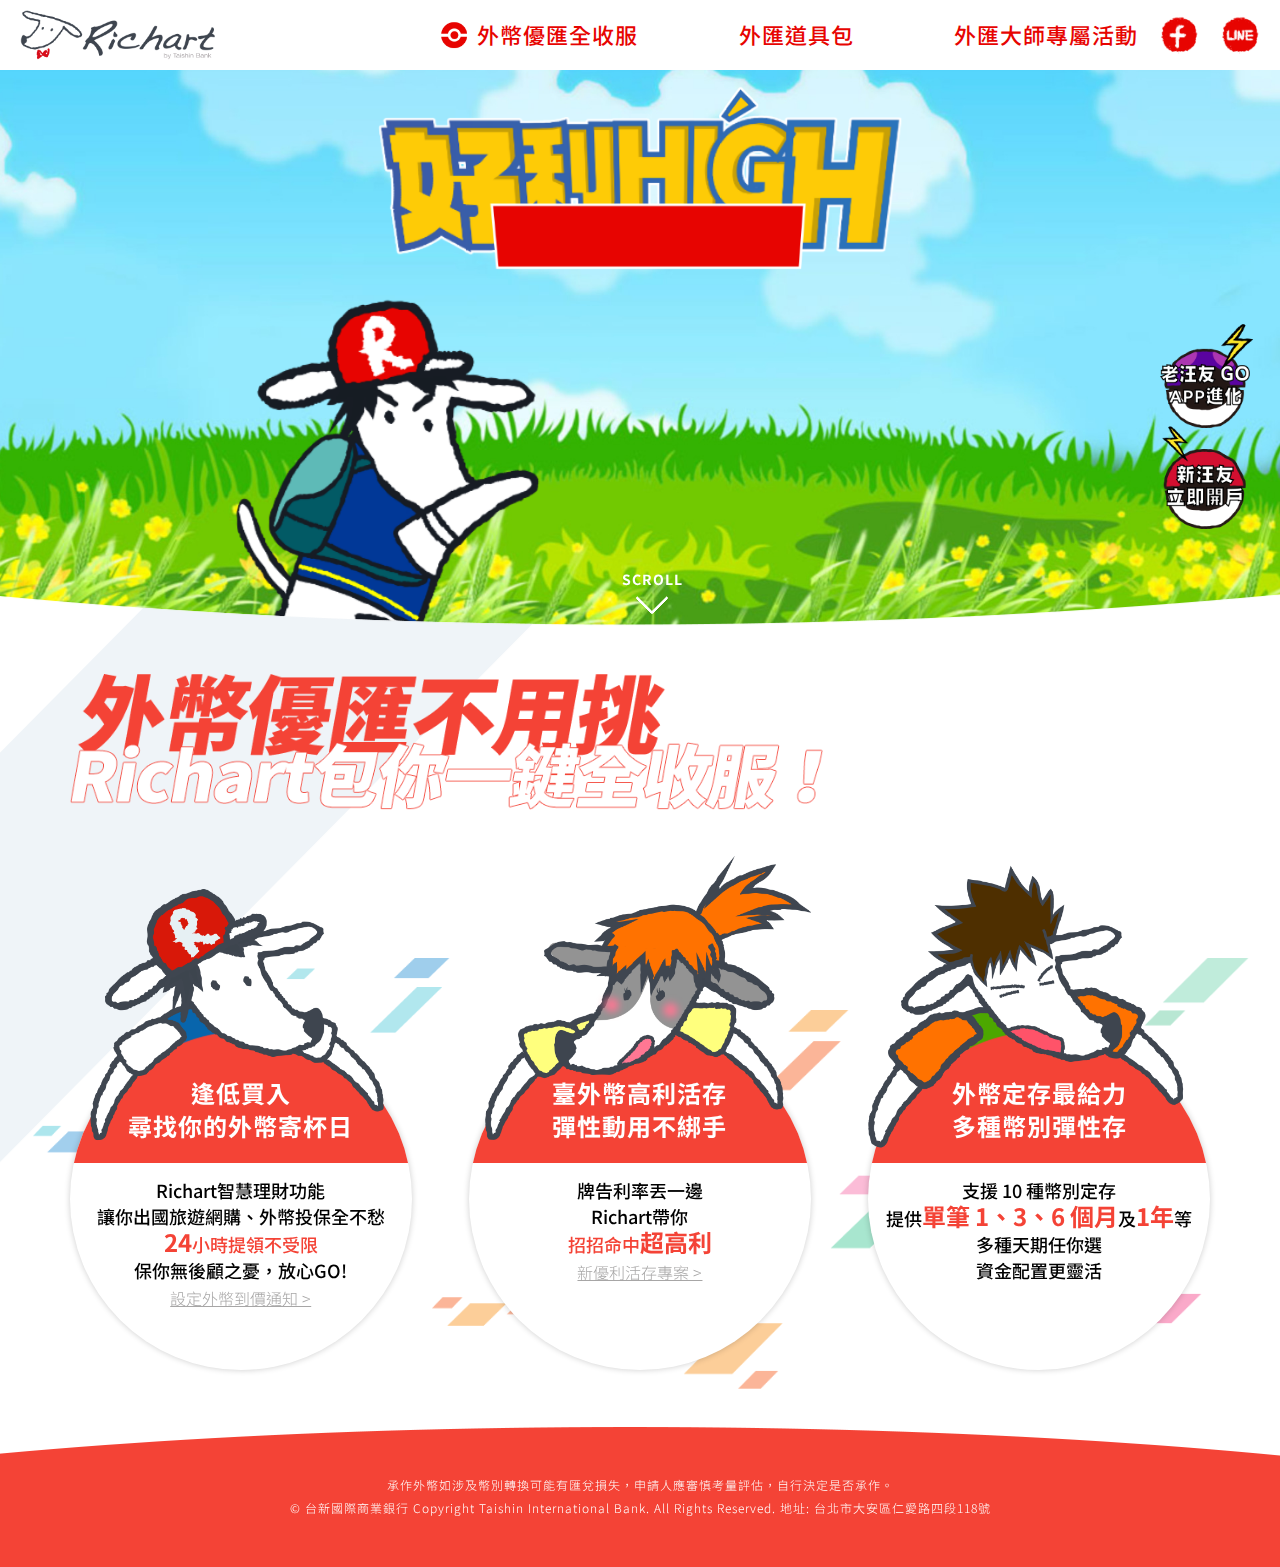
<file: index.html>
<!DOCTYPE html>
<html lang="zh-tw">
<head>
	<!--[if lt IE 9]>
		<script type="text/javascript" src="js/vendor/html5.js"></script>
		<script type="text/javascript" src="js/vendor/respond.src.js"></script>
	<![endif]-->
	<!-- html5.js 讓IE8以下支援HTML5標籤，respond.src.js讓IE8以下支援mediaquery -->

	<meta charset="utf-8" />
	<meta name="robots" content="index,follow"/>
	<meta http-equiv="content-language" content="zh-TW" />
	<meta http-equiv="X-UA-Compatible" content="IE=edge" />

	<meta name="viewport" content="width=device-width, initial-scale=1.0, user-scalable=1, minimum-scale=1.0, maximum-scale=1.0"> 

	<meta property="og:site_name" content="Richart 好利HIGH 外匯解鎖不卡關"/>
	<meta property="og:url" content="https://richart.tw/TSDIB_RichartWeb/static/event/marketing/202104n/fx/fx2021.html"/>
	<meta property="og:type" content="website"/>
	<meta property="og:title" content="Richart 好利HIGH 外匯解鎖不卡關"/>
	<meta property="og:description" content="Richart APP在手 匯率投資全CARRY外幣優匯不用挑Richart包你一鍵全收服，Richart智慧理財功能，24小時提領不受限，讓你出國旅遊網購、外幣投保不愁！支援10種幣別定存提供單筆、1、3、6個月及1年等多種天期任你選，資金配置更靈活！"/>
	<meta property="og:image" content="https://richart.tw/TSDIB_RichartWeb/static/event/marketing/202104/images/share.jpg"/>

	<link rel="icon" type="image/png" href="images/favicon.ico" />

	<title>Richart 好利HIGH 外匯解鎖不卡關</title>
	<link rel="stylesheet" type="text/css" href="css/index.css"/>

	<!-- Google Tag Manager -->
	<script>(function(w,d,s,l,i){w[l]=w[l]||[];w[l].push({'gtm.start':
		new Date().getTime(),event:'gtm.js'});var f=d.getElementsByTagName(s)[0],
		j=d.createElement(s),dl=l!='dataLayer'?'&l='+l:'';j.async=true;j.src=
		'https://www.googletagmanager.com/gtm.js?id='+i+dl;f.parentNode.insertBefore(j,f);
		})(window,document,'script','dataLayer','GTM-MP2LR7T');
	</script>
	<!-- End Google Tag Manager -->
</head>

<body>
	<!-- Google Tag Manager (noscript) -->
	<noscript><iframe src="https://www.googletagmanager.com/ns.html?id=GTM-MP2LR7T"
	height="0" width="0" style="display:none;visibility:hidden"></iframe></noscript>
	<!-- End Google Tag Manager (noscript) -->	

	<!-- header -->
	<header class="container"></header>
	<!-- header -->

	<!-- kv -->
	<div class="kv-container"></div>
	<!-- kv -->

	<section id="anchor" class="container page-index">
		<div class="wrapper-container">
			<div class="bg"></div>
				<div class="content-1">
					<div class="title"><img src="images/index/title.png"></div>

					<div class="list">
						<div class="item item-1" data-id="0">
							<div class="man"><img src="images/index/man_1.png"></div>
							<div class="box-1"><img src="images/index/bg_1_1.png"></div>
							<div class="box-2"><img src="images/index/bg_1_2.png"></div>
							<div class="item-container">
								<div class="item-center">
									<div class="top">
										<h3>逢低買入<br>尋找你的外幣寄杯日</h3>
									</div>
									<div class="des">
										<p>
											Richart智慧理財功能<br>
											讓你出國旅遊網購、外幣投保全不愁<br>
											<span class="red"><span class="big">24</span>小時提領不受限</span><br>
											保你無後顧之憂，放心GO!
										</p>
										<a href="javascript:setUTM_URL('https://access.line.me/oauth2/v2.1/authorize?response_type=code&client_id=1515344613&&state=ok&bot_prompt=aggressive&scope=openid%20profile&redirect_uri=https://richart.tw/TSDIB_RichartWeb/RC08/Line11&second_source=richart&second_medium=eventsite&second_campaign=richart_fx_202104&second_content=url_linenotice1');" onclick="trackEvent('click_to_notice', 'page_index');">設定外幣到價通知 ></a>
									</div>
								</div>
							</div>
							
						</div>
						<div class="item item-2" data-id="1">
							<div class="man"><img src="images/index/man_2.png"></div>
							<div class="box-1"><img src="images/index/bg_2_1.png"></div>
							<div class="box-2"><img src="images/index/bg_2_2.png"></div>
							<div class="item-container">
								<div class="item-center">
									<div class="top">
										<h3>臺外幣高利活存<br>彈性動用不綁手</h3>
									</div>
									<div class="des">
										<p>
											牌告利率丟一邊<br>
											Richart帶你<br>
											<span class="red">招招命中<span class="big">超高利</span></span>
										</p>
										<a href="activity.html#anchor" onclick="trackEvent('click_to_CNY', 'page_index');">新優利活存專案 ></a>
									</div>
								</div>
							</div>
							
						</div>
						<div class="item item-3" data-id="2">
							<div class="man"><img src="images/index/man_3.png"></div>
							<div class="box-1"><img src="images/index/bg_3_1.png"></div>
							<div class="box-2"><img src="images/index/bg_3_2.png"></div>
							<div class="item-container">
								<div class="item-center">
									<div class="top">
										<h3>外幣定存最給力<br>多種幣別彈性存</h3>
									</div>
									<div class="des">
										<p>
											支援 10 種幣別定存<br>
											提供<span class="red big">單筆 1、3、6 個月</span><br class="hidden-lg">及<span class="red big">1年</span>等<br>
											多種天期任你選<br>
											資金配置更靈活
										</p>
									</div>									
								</div>
							</div>
							
						</div>
					</div>

					<a class="prev" href="#"><img src="images/index/icon_prev.png"></a>
					<a class="next" href="#"><img src="images/index/icon_next.png"></a>
				</div>
			</div>
		</div>
	</section>

	<!-- anchor -->
	<div class="anchor-container">
		<div class="center-con">
			<a class="anchor" href="#">
				<span>SCROLL</span>
				<div class="arrow"></div>
			</a>
		</div>
	</div>
	<!-- anchor -->

	<!-- cta -->
	<div class="cta-container">
		<a class="cta-old-member" href="javascript:setUTM_URL('https://richart.tw/TSDIB_RichartWeb/RC04/RC040302?openpage=ForeignCurrency&second_source=richart&second_medium=eventsite&second_campaign=richart_fx_202104&second_content=button_oldrf');" onclick="trackEvent('link_to_old', 'menubar');">
			<img class="visible-xs" src="images/global/cta_old_member_xs.png">
			<img class="hidden-xs" src="images/global/cta_old_member_md.png">
			<div class="hidden-xs icon">	<img src="images/global/cta_icon_old_md.png"></div>
		</a>
		<a class="cta-new-member" href="javascript:setUTM_URL('https://richart.tw/TSDIB_RichartWeb/Redirect/DownloadAppLink?second_source=richart&second_medium=eventsite&second_campaign=richart_fx_202104&second_content=button_newrf');" onclick="trackEvent('link_to_new', 'menubar');">
			<img class="visible-xs" src="images/global/cta_new_member_xs.png">
			<img class="hidden-xs" src="images/global/cta_new_member_md.png">
			<div class="hidden-xs icon">	<img src="images/global/cta_icon_new_md.png"></div>
		</a>
		<div class="visible-xs bar"></div>
		<div class="visible-xs pointer"><img src="images/global/cta_icon_xs.png"></div>
	</div>
	<!-- cta -->

	<!-- footer -->
	<footer class="container">
		<div class="bg">
			<p class="copyright">
				承作外幣如涉及幣別轉換可能有匯兌損失，<br class="visible-xs">申請人應審慎考量評估，自行決定是否承作。<br>
				© 台新國際商業銀行 Copyright Taishin International Bank. All Rights Reserved. <br class="visible-xs">地址: 台北市大安區仁愛路四段118號
			</p>
		</div>	
	</footer>
	<!-- footer -->

	
	<!--script-->
	<script type="text/javascript" src="js/vendor/jquery.min.js"></script>
	<script type="text/javascript" src="js/vendor/bootstrap.min.js"></script>
	<script type="text/javascript" src="js/vendor/modernizr.js"></script>
	<script type="text/javascript" src="js/vendor/detectizr.js"></script>
	<script type="text/javascript" src="js/vendor/jquery.html5Loader.min.js"></script>
	<script type="text/javascript" src="js/vendor/TweenMax.min.js"></script>

	<script type="text/javascript" src="js/tracking.js"></script>
	<script type="text/javascript" src="js/main.js"></script>
	<script type="text/javascript" src="js/index.js"></script>

	<!-- Global site tag (gtag.js) - Google Analytics -->
	<script async src="https://www.googletagmanager.com/gtag/js?id=UA-72250086-67"></script>
	<script>
		window.dataLayer = window.dataLayer || [];
		function gtag(){dataLayer.push(arguments);}
		gtag('js', new Date());

		gtag('config', 'UA-72250086-67');
	</script>

	<script>
		$.urlParam = function(name){
				var results = new RegExp('[\?&]' + name + '=([^&#]*)').exec(window.location.href);
				if (results == null){
					return null;
				}
				else {
					return decodeURI(results[1]) || 0;
				}
		}
		// check 2 main utm parameter existed
		if ($.urlParam('utm_source') && $.urlParam('utm_medium')){
		// storage utm parameter in seesion Storage
				sessionStorage.setItem("utm_source", $.urlParam('utm_source'));
				sessionStorage.setItem("utm_medium", $.urlParam('utm_medium'));
				sessionStorage.setItem("utm_campaign", $.urlParam('utm_campaign')||'');
				sessionStorage.setItem("utm_content", $.urlParam('utm_content')||'');
				sessionStorage.setItem("utm_term", $.urlParam('utm_term')||'');
		};
	</script>
</body>
</html>
</file>
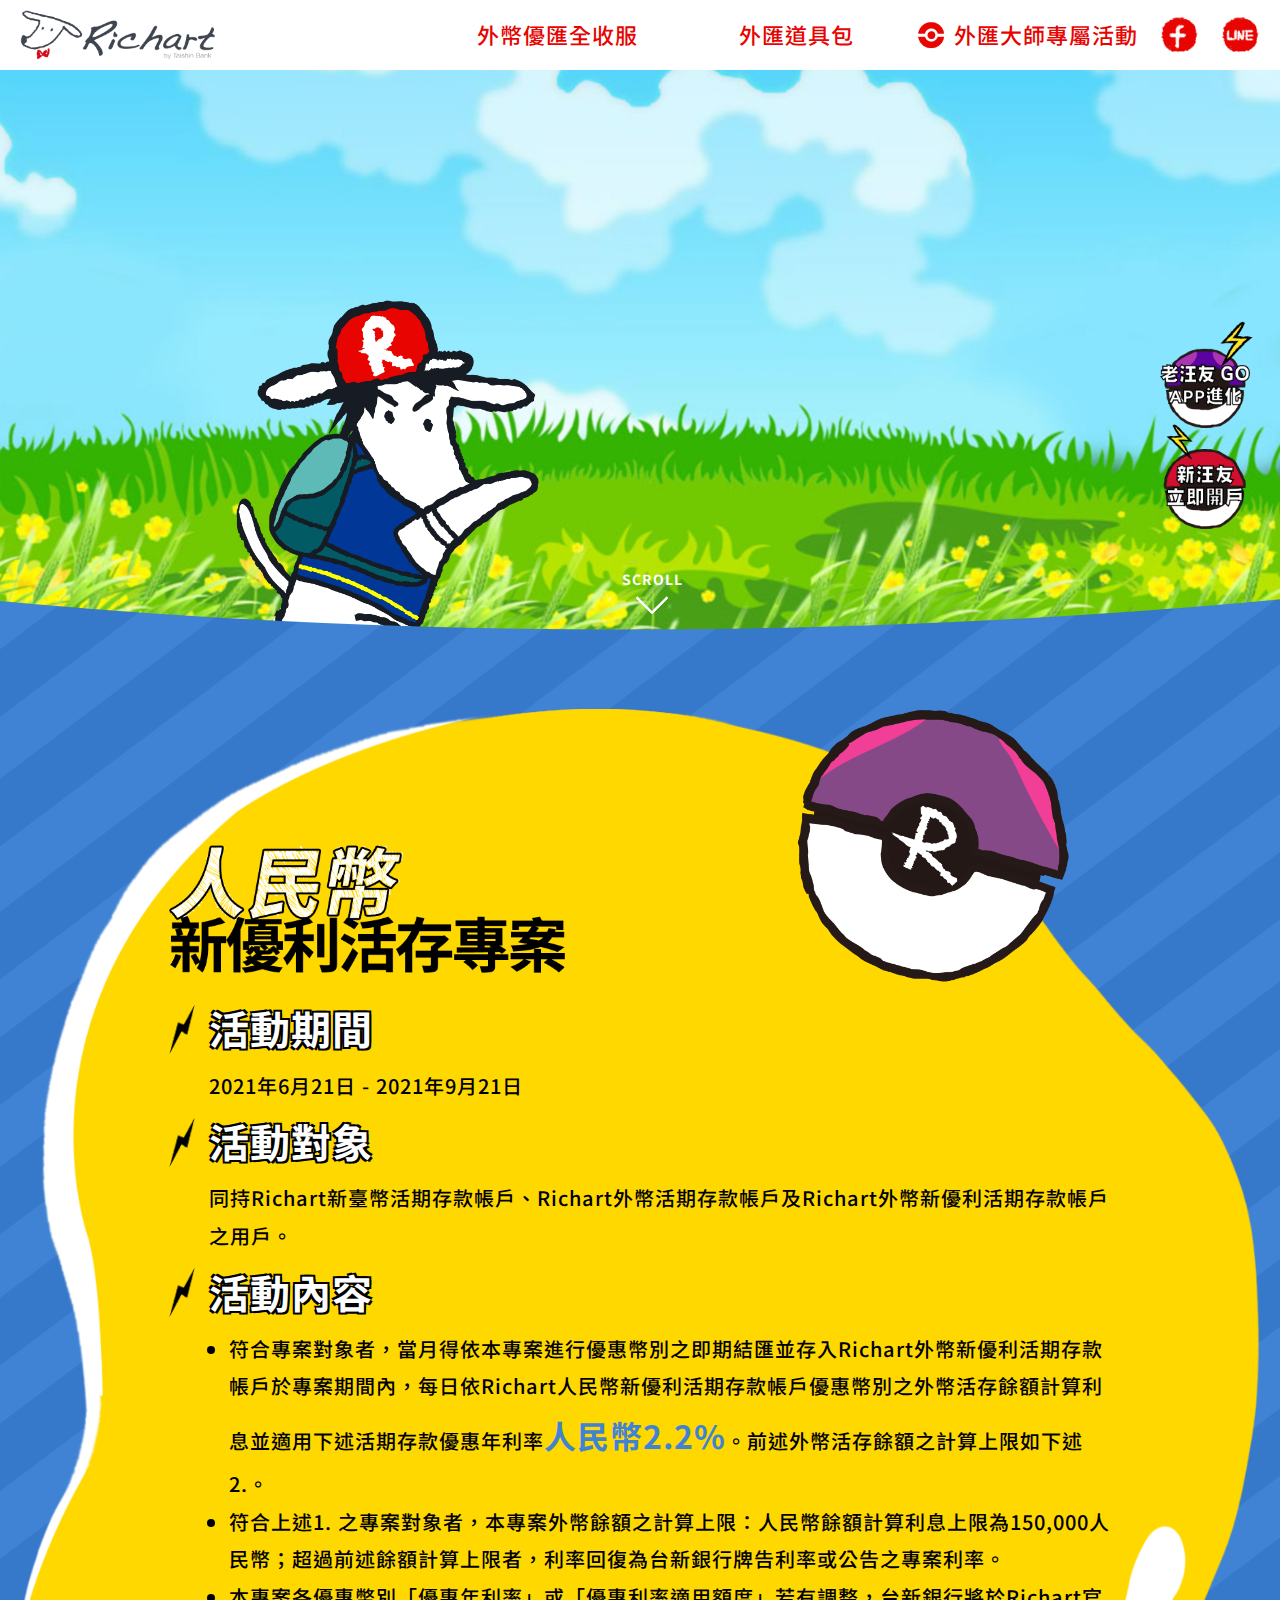
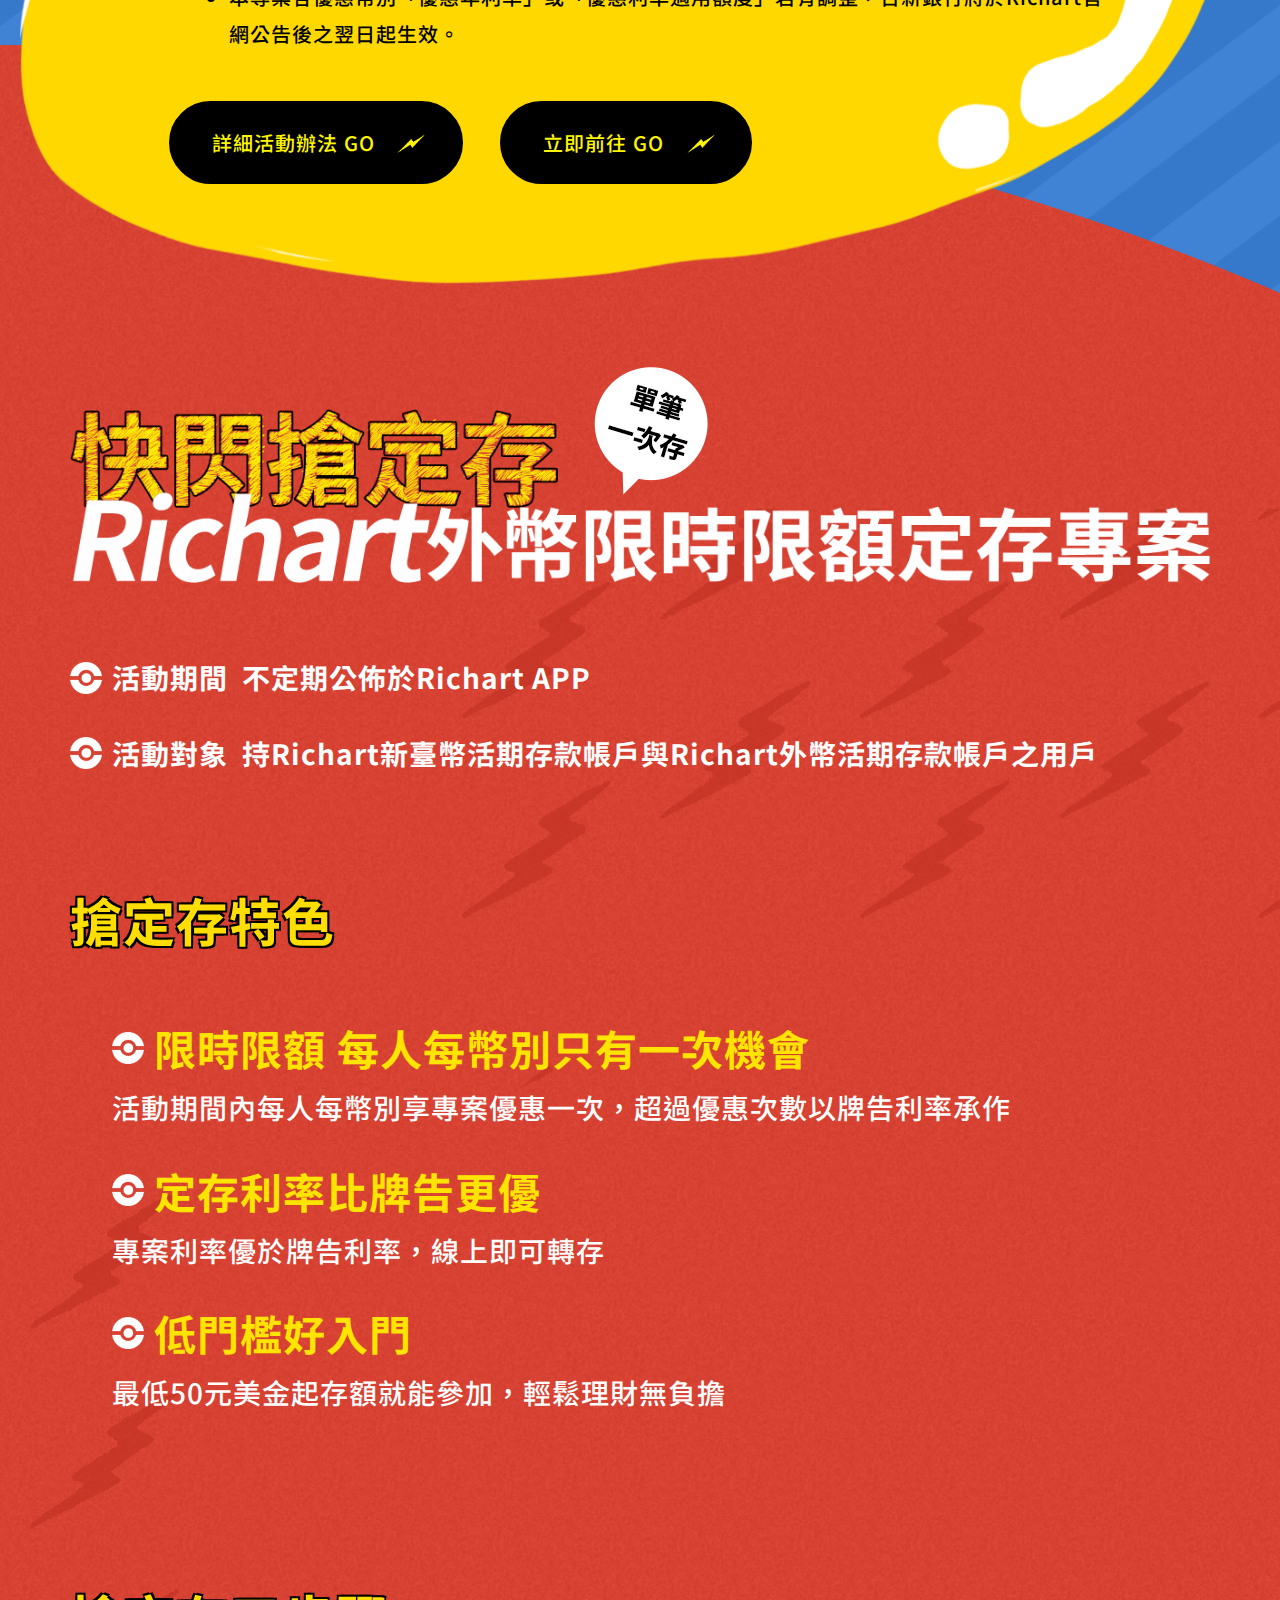
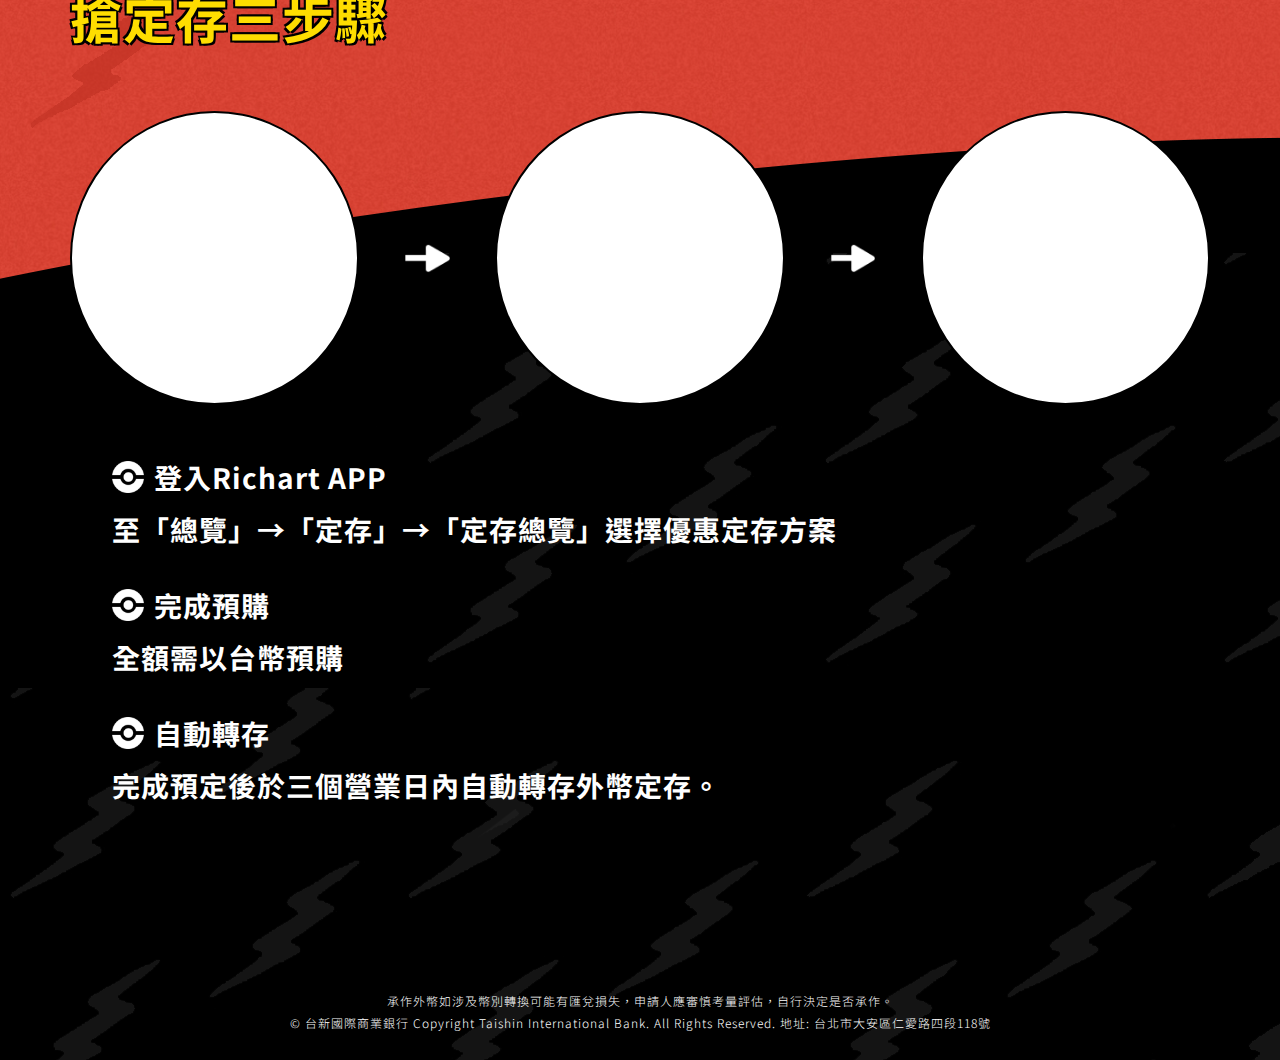
<file: activity.html>
<!DOCTYPE html>
<html lang="zh-tw">
<head>
	<!--[if lt IE 9]>
		<script type="text/javascript" src="js/vendor/html5.js"></script>
		<script type="text/javascript" src="js/vendor/respond.src.js"></script>
	<![endif]-->
	<!-- html5.js 讓IE8以下支援HTML5標籤，respond.src.js讓IE8以下支援mediaquery -->

	<meta charset="utf-8" />
	<meta name="robots" content="index,follow"/>
	<meta http-equiv="content-language" content="zh-TW" />
	<meta http-equiv="X-UA-Compatible" content="IE=edge" />

	<meta name="viewport" content="width=device-width, initial-scale=1.0, user-scalable=1, minimum-scale=1.0, maximum-scale=1.0"> 

	<meta property="og:site_name" content="Richart 好利HIGH 外匯解鎖不卡關"/>
	<meta property="og:url" content="https://richart.tw/TSDIB_RichartWeb/static/event/marketing/202104n/fx/fx2021.html"/>
	<meta property="og:type" content="website"/>
	<meta property="og:title" content="Richart 好利HIGH 外匯解鎖不卡關"/>
	<meta property="og:description" content="Richart APP在手 匯率投資全CARRY外幣優匯不用挑Richart包你一鍵全收服，Richart智慧理財功能，24小時提領不受限，讓你出國旅遊網購、外幣投保不愁！支援10種幣別定存提供單筆、1、3、6個月及1年等多種天期任你選，資金配置更靈活！"/>
	<meta property="og:image" content="https://richart.tw/TSDIB_RichartWeb/static/event/marketing/202104/images/share.jpg"/>

	<link rel="icon" type="image/png" href="images/favicon.ico" />

	<title>Richart 好利HIGH 外匯解鎖不卡關</title>
	<link rel="stylesheet" type="text/css" href="css/activity.css"/>

	<!-- Google Tag Manager -->
	<script>(function(w,d,s,l,i){w[l]=w[l]||[];w[l].push({'gtm.start':
		new Date().getTime(),event:'gtm.js'});var f=d.getElementsByTagName(s)[0],
		j=d.createElement(s),dl=l!='dataLayer'?'&l='+l:'';j.async=true;j.src=
		'https://www.googletagmanager.com/gtm.js?id='+i+dl;f.parentNode.insertBefore(j,f);
		})(window,document,'script','dataLayer','GTM-MP2LR7T');
	</script>
	<!-- End Google Tag Manager -->
</head>

<body>
	<!-- Google Tag Manager (noscript) -->
	<noscript><iframe src="https://www.googletagmanager.com/ns.html?id=GTM-MP2LR7T"
	height="0" width="0" style="display:none;visibility:hidden"></iframe></noscript>
	<!-- End Google Tag Manager (noscript) -->	

	<!-- header -->
	<header class="container"></header>
	<!-- header -->

	<!-- kv -->
	<div class="kv-container"></div>
	<!-- kv -->

	<section id="anchor" class="container page-activity">
		<div class="wrapper-container">
			<div class="bg-1"></div>

			<div class="content-1">
			
				<div class="bubble">
					<div class="title"><img src="images/activity/title_0_md.png"></div>
					<p class="s-title">活動期間</p>
					<p class="s-des">2021年6月21日 - 2021年9月21日</p>
					<p class="s-title">活動對象</p>
					<p class="s-des">同持Richart新臺幣活期存款帳戶、Richart外幣活期存款帳戶及Richart外幣新優利活期存款帳戶之用戶。</p>
					<p class="s-title">活動內容</p>
					<ul class="s-des">
						<li>符合專案對象者，當月得依本專案進行優惠幣別之即期結匯並存入Richart外幣新優利活期存款帳戶於專案期間內，每日依Richart人民幣新優利活期存款帳戶優惠幣別之外幣活存餘額計算利息並適用下述活期存款優惠年利率<b>人民幣2.2%</b>。前述外幣活存餘額之計算上限如下述2.。</li>
						<li>符合上述1. 之專案對象者，本專案外幣餘額之計算上限：人民幣餘額計算利息上限為150,000人民幣；超過前述餘額計算上限者，利率回復為台新銀行牌告利率或公告之專案利率。</li>
						<li>本專案各優惠幣別「優惠年利率」或「優惠利率適用額度」若有調整，台新銀行將於Richart官網公告後之翌日起生效。</li>
					</ul>
					<div class="link-con">
						<a class="normal-link rule-link" href="#" target="_blank" onclick="trackEvent('click_to_rule', 'page_event');">
							<span>詳細活動辦法 GO</span>
							<div class="lightning"></div>
						</a>
						<a class="normal-link" href="javascript:setUTM_URL('https://richart.tw/TSDIB_RichartWeb/RC04/RC040302?openpage=ForeignCurrency&second_source=richart&second_medium=eventsite&second_campaign=richart_fx_202104&second_content=url_cnyproject');" onclick="trackEvent('click_to_CNY', 'page_event');">
							<span>立即前往 GO</span>
							<div class="lightning"></div>
						</a>
					</div>
				</div>

				<div class="big-ball">
					<div class="ball"><img src="images/activity/big_ball.png"></div>
					<div class="smoke smoke-1"><img src="images/activity/smoke_1.png"></div>
					<div class="smoke smoke-2"><img src="images/activity/smoke_2.png"></div>
					<div class="smoke smoke-3"><img src="images/activity/smoke_3.png"></div>
					<div class="smoke smoke-4"><img src="images/activity/smoke_4.png"></div>
					<div class="smoke smoke-5"><img src="images/activity/smoke_5.png"></div>
				</div>
			</div>

			<div class="content-2">
				<div class="bg-2"></div>
				<div class="big-title">
					<img class="visible-xs" src="images/activity/title_1_xs.png">
					<img class="hidden-xs" src="images/activity/title_1_md.png">
					<div class="icon"><img src="images/activity/icon_more.png"></div>
				</div>

				<div class="big-list">
					<div class="item">
						<p class="s-title">活動期間</p>
						<p class="s-des">不定期公佈於Richart APP</p>
					</div>
					<div class="item">
						<p class="s-title">活動對象</p>
						<p class="s-des">持Richart新臺幣活期存款帳戶與Richart外幣活期存款帳戶之用戶</p>
					</div>
				</div>

				<div class="title">搶定存特色</div>
				<div class="list">
					<div class="item">
						<p class="s-title">限時限額 每人每幣別只有一次機會</p>
						<p class="s-des">活動期間內每人每幣別享專案優惠一次，超過優惠次數以牌告利率承作</p>
					</div>
					<div class="item">
						<p class="s-title">定存利率比牌告更優</p>
						<p class="s-des">專案利率優於牌告利率，線上即可轉存</p>
					</div>
					<div class="item">
						<p class="s-title">低門檻好入門</p>
						<p class="s-des">最低50元美金起存額就能參加，輕鬆理財無負擔</p>
					</div>
				</div>
			</div>

			<div class="content-3">
				<div class="bg-3"></div>
				<div class="title">搶定存三步驟</div>

				<div class="step">
					<div class="item item-1">
						<div class="item-container">
							<div class="item-center">
								<div class="num">01</div>
								<div class="icon"><img src="images/activity/icon_1.png"></div>
								<p>登入</p>
								<p class="underline"><span>Richart APP</span></p>
							</div>
						</div>
					</div>
					<div class="arrow"><img src="images/activity/arrow.png"></div>
					<div class="item item-2">
						<div class="item-container">
							<div class="item-center">
								<div class="num">02</div>
								<div class="icon"><img src="images/activity/icon_2.png"></div>
								<p>&nbsp;</p>
								<p class="underline"><span>完成預購</span></p>
							</div>
						</div>
					</div>
					<div class="arrow"><img src="images/activity/arrow.png"></div>
					<div class="item item-3">
						<div class="item-container">
							<div class="item-center">
								<div class="num">03</div>
								<div class="icon"><img src="images/activity/icon_3.png"></div>
								<p>&nbsp;</p>
								<p class="underline"><span>自動轉存</span></p>
							</div>
						</div>
					</div>
				</div>

				<div class="list">
					<div class="item">
						<p class="s-title">登入Richart APP  </p>
						<p class="s-des">至「總覽」→「定存」→「定存總覽」選擇優惠定存方案</p>
					</div>
					<div class="item">
						<p class="s-title">完成預購</p>
						<p class="s-des">全額需以台幣預購</p>
					</div>
					<div class="item">
						<p class="s-title">自動轉存</p>
						<p class="s-des">完成預定後於三個營業日內自動轉存外幣定存。</p>
					</div>
				</div>
			</div>
		</div>
	</section>

	<!-- anchor -->
	<div class="anchor-container">
		<div class="center-con">
			<a class="anchor" href="#">
				<span>SCROLL</span>
				<div class="arrow"></div>
			</a>
		</div>
	</div>
	<!-- anchor -->

	<!-- cta -->
	<div class="cta-container">
		<a class="cta-old-member" href="javascript:setUTM_URL('https://richart.tw/TSDIB_RichartWeb/RC04/RC040302?openpage=ForeignCurrency&second_source=richart&second_medium=eventsite&second_campaign=richart_fx_202104&second_content=button_oldrf');" onclick="trackEvent('link_to_old', 'menubar');">
			<img class="visible-xs" src="images/global/cta_old_member_xs.png">
			<img class="hidden-xs" src="images/global/cta_old_member_md.png">
			<div class="hidden-xs icon">	<img src="images/global/cta_icon_old_md.png"></div>
		</a>
		<a class="cta-new-member" href="javascript:setUTM_URL('https://richart.tw/TSDIB_RichartWeb/Redirect/DownloadAppLink?second_source=richart&second_medium=eventsite&second_campaign=richart_fx_202104&second_content=button_newrf');" onclick="trackEvent('link_to_new', 'menubar');">
			<img class="visible-xs" src="images/global/cta_new_member_xs.png">
			<img class="hidden-xs" src="images/global/cta_new_member_md.png">
			<div class="hidden-xs icon">	<img src="images/global/cta_icon_new_md.png"></div>
		</a>
		<div class="visible-xs bar"></div>
		<div class="visible-xs pointer"><img src="images/global/cta_icon_xs.png"></div>
	</div>
	<!-- cta -->

	<!-- footer -->
	<footer class="container">
		<div class="bg">
			<p class="copyright">
				承作外幣如涉及幣別轉換可能有匯兌損失，<br class="visible-xs">申請人應審慎考量評估，自行決定是否承作。<br>
				© 台新國際商業銀行 Copyright Taishin International Bank. All Rights Reserved. <br class="visible-xs">地址: 台北市大安區仁愛路四段118號
			</p>
		</div>	
	</footer>
	<!-- footer -->

	<!-- lightbox -->
	<div class="lb-container">
		<div class="wrapper">
			
			<div class="mask">
				<h3 class="lb-title">Richart人民幣<br><span>新優利活存專案</span></h3>
				<div class="lb-content">
					<p>專案名稱：Richart人民幣新優利活存專案（下稱「本專案」）</p>
					<p>適用期間：臺灣時間2021年6月21日 00:00 至2021年9月21日 23:59</p>
					<p>適用對象：同持Richart新臺幣活期存款帳戶、Richart外幣活期存款帳戶及Richart外幣新優利活期存款帳戶之用戶。</p>
					<p>優惠幣別：人民幣</p>
					<p>資金限制：專案期間內，透過Richart APP以Richart新臺幣活期存款帳戶及Richart外幣活期存款帳戶進行優惠幣別之即期結匯(僅限於Richart APP完成之新臺幣轉外幣交易)並存入Richart外幣新優利活期存款帳戶之優惠幣別資金。</p>
					<p>付息方式：每日依日終餘額計息，次月第一個營業日付息，利息自動轉入Richart外幣活期存款帳戶，如付息日遇假日，將於前一營業日付息，該假日利息將依照前一營業日利率計息。</p>
					<p>專案內容：</p>
					<div class="ol-li">
						<p class="num"><span>1.</span></p>
						<p>符合專案對象者，當月得依本專案進行優惠幣別之即期結匯並存入Richart外幣新優利活期存款帳戶，於專案期間內，每日依Richart人民幣新優利活期存款帳戶優惠幣別之外幣活存餘額計算利息，並適用下述活期存款優惠年利率人民幣2.2%。前述外幣活存餘額之計算上限如下述2.。</p>
					</div>
					<div class="ol-li">
						<p class="num"><span>2.</span></p>
						<p>符合上述1. 之專案對象者，本專案外幣餘額之計算上限：人民幣餘額計算利息上限為150,000人民幣；超過前述餘額計算上限者，利率回復為台新銀行牌告利率或公告之專案利率。</p>
					</div>
					<div class="ol-li">
						<p class="num"><span>3.</span></p>
						<p>本專案各優惠幣別「優惠年利率」或「優惠利率適用額度」若有調整，台新銀行將於Richart官網公告後之翌日起生效。</p>
					</div>

					<p>專案注意事項：</p>
					<div class="ol-li">
						<p class="num"><span>1.</span></p>
						<p>本專案所稱之Richart「外幣新優利活期存款帳戶」，指持有Richart數位銀行外幣活期存款帳戶之用戶並成功開立Richart數位銀行外幣新優利活期存款帳戶。本專案所稱之Richart「新臺幣活期存款帳戶」包含Richart數位銀行新臺幣活期存款帳戶及同享Richart數位銀行新臺幣活期存款帳戶優惠之新臺幣活期存款帳戶；本專案所稱之Richart「外幣活期存款帳戶」包含Richart數位銀行外幣活期存款帳戶及同享Richart數位銀行外幣活期存款帳戶優惠之外幣活期存款帳戶。</p>
					</div>
					<div class="ol-li">
						<p class="num"><span>2.</span></p>
						<p>本專案資金來源限定於專案期間內由Richart新臺幣活期存款帳戶及Richart外幣活期存款帳戶進行優惠幣別即期結匯(僅限於Richart APP完成之新臺幣轉人民幣交易)並存入Richart外幣新優利活期存款帳戶之資金可參加，無起息門檻、上限金額依專案內容而定。</p>
					</div>
					<div class="ol-li">
						<p class="num"><span>3.</span></p>
						<p>本專案為外幣活期存款專案，於專案期間內可隨時提領Richart外幣新優利活期存款帳戶之活存餘額。</p>
					</div>
					<div class="ol-li">
						<p class="num"><span>4.</span></p>
						<p>如有轉定存、ATM提領及基金、保險等投資商品扣款需求，須將「外幣新優利活期存款帳戶」之餘額轉存至Richart「外幣活期存款帳戶」方可辦理。</p>
					</div>
					<div class="ol-li">
						<p class="num"><span>5.</span></p>
						<p>本專案期間期滿後將自動調整為台新銀行外幣綜合活期儲蓄存款帳戶牌告利率或其他公告之專案利率。專案期間截止日如遇假日，該假日利息將依照本專案當期專案利率計算，當期應付利息將提前於前一營業日轉入。</p>
					</div>
					<div class="ol-li">
						<p class="num"><span>6.</span></p>
						<p>若客戶於本專案活動期間辦理Richart新臺幣活期存款帳戶或Richart外幣活期存款帳戶之結清銷戶，本專案優惠亦將因此終止。</p>
					</div> 
					<div class="ol-li">
						<p class="num"><span>7.</span></p>
						<p>除本專案申請書另有約定外，其餘未規範事項均依「Richart數位銀行綜合存款帳戶開戶暨存款業務總約定書」(含其變更或修訂)、「台新國際商業銀行存款業務總約定書」(含其變更或修訂)及本行相關規定辦理。</p>
					</div> 
					<div class="ol-li">
						<p class="num"><span>8.</span></p>
						<p>承作外幣存款須承擔匯兌風險且如涉及幣別轉換可能有匯兌損失，申請人應審慎考量評估，自行決定是否承作。</p>
					</div> 
					<div class="ol-li">
						<p class="num"><span>9.</span></p>
						<p>Richart服務由台新銀行提供，台新銀行保留核准、變更及終止本專案活動之權利，亦保留接受客戶參加本專案之權利。若客戶有任何不符合參加資格、違反法律或法令限制之情形，台新銀行將不予受理。</p>
					</div> 
					<div class="ol-li">
						<p class="num"><span>10.</span></p>
						<p>本專案如有變更或終止時，將於Richart官網公告。</p>
					</div> 
				</div>
			</div>
			<a class="lb-close" href="#">
				<img class="visible-xs" src="images/global/icon_close_2.png">
				<img class="hidden-xs" src="images/global/icon_close_1.png">
			</a>
		</div>
	</div>
	<!-- lightbox -->
	
	<!--script-->
	<script type="text/javascript" src="js/vendor/jquery.min.js"></script>
	<script type="text/javascript" src="js/vendor/bootstrap.min.js"></script>
	<script type="text/javascript" src="js/vendor/modernizr.js"></script>
	<script type="text/javascript" src="js/vendor/detectizr.js"></script>
	<script type="text/javascript" src="js/vendor/jquery.html5Loader.min.js"></script>
	<script type="text/javascript" src="js/vendor/TweenMax.min.js"></script>

	<script type="text/javascript" src="js/tracking.js"></script>
	<script type="text/javascript" src="js/main.js"></script>
	<script type="text/javascript" src="js/activity.js"></script>

	<!-- Global site tag (gtag.js) - Google Analytics -->
	<script async src="https://www.googletagmanager.com/gtag/js?id=UA-72250086-67"></script>
	<script>
		window.dataLayer = window.dataLayer || [];
		function gtag(){dataLayer.push(arguments);}
		gtag('js', new Date());

		gtag('config', 'UA-72250086-67');
	</script>

	<script>
		$.urlParam = function(name){
				var results = new RegExp('[\?&]' + name + '=([^&#]*)').exec(window.location.href);
				if (results == null){
					return null;
				}
				else {
					return decodeURI(results[1]) || 0;
				}
		}
		// check 2 main utm parameter existed
		if ($.urlParam('utm_source') && $.urlParam('utm_medium')){
		// storage utm parameter in seesion Storage
				sessionStorage.setItem("utm_source", $.urlParam('utm_source'));
				sessionStorage.setItem("utm_medium", $.urlParam('utm_medium'));
				sessionStorage.setItem("utm_campaign", $.urlParam('utm_campaign')||'');
				sessionStorage.setItem("utm_content", $.urlParam('utm_content')||'');
				sessionStorage.setItem("utm_term", $.urlParam('utm_term')||'');
		};
	</script>
</body>
</html>
</file>
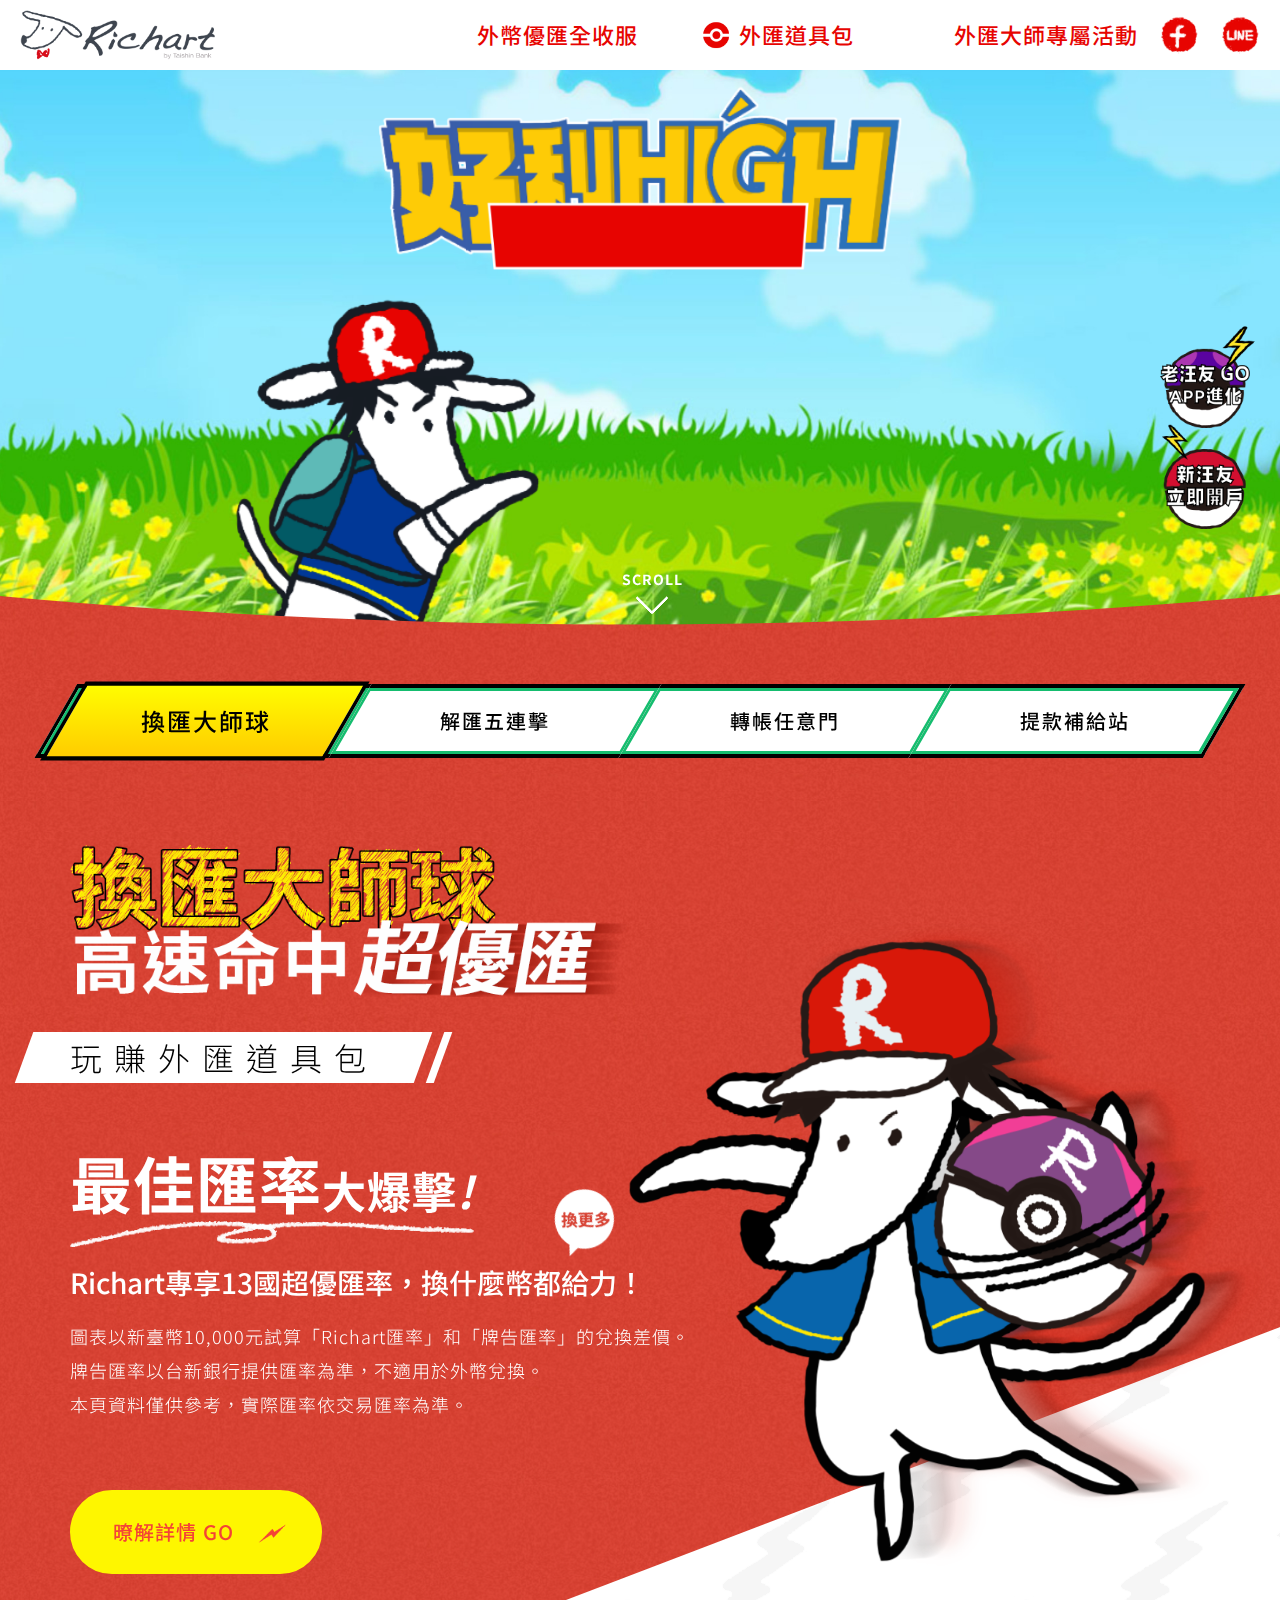
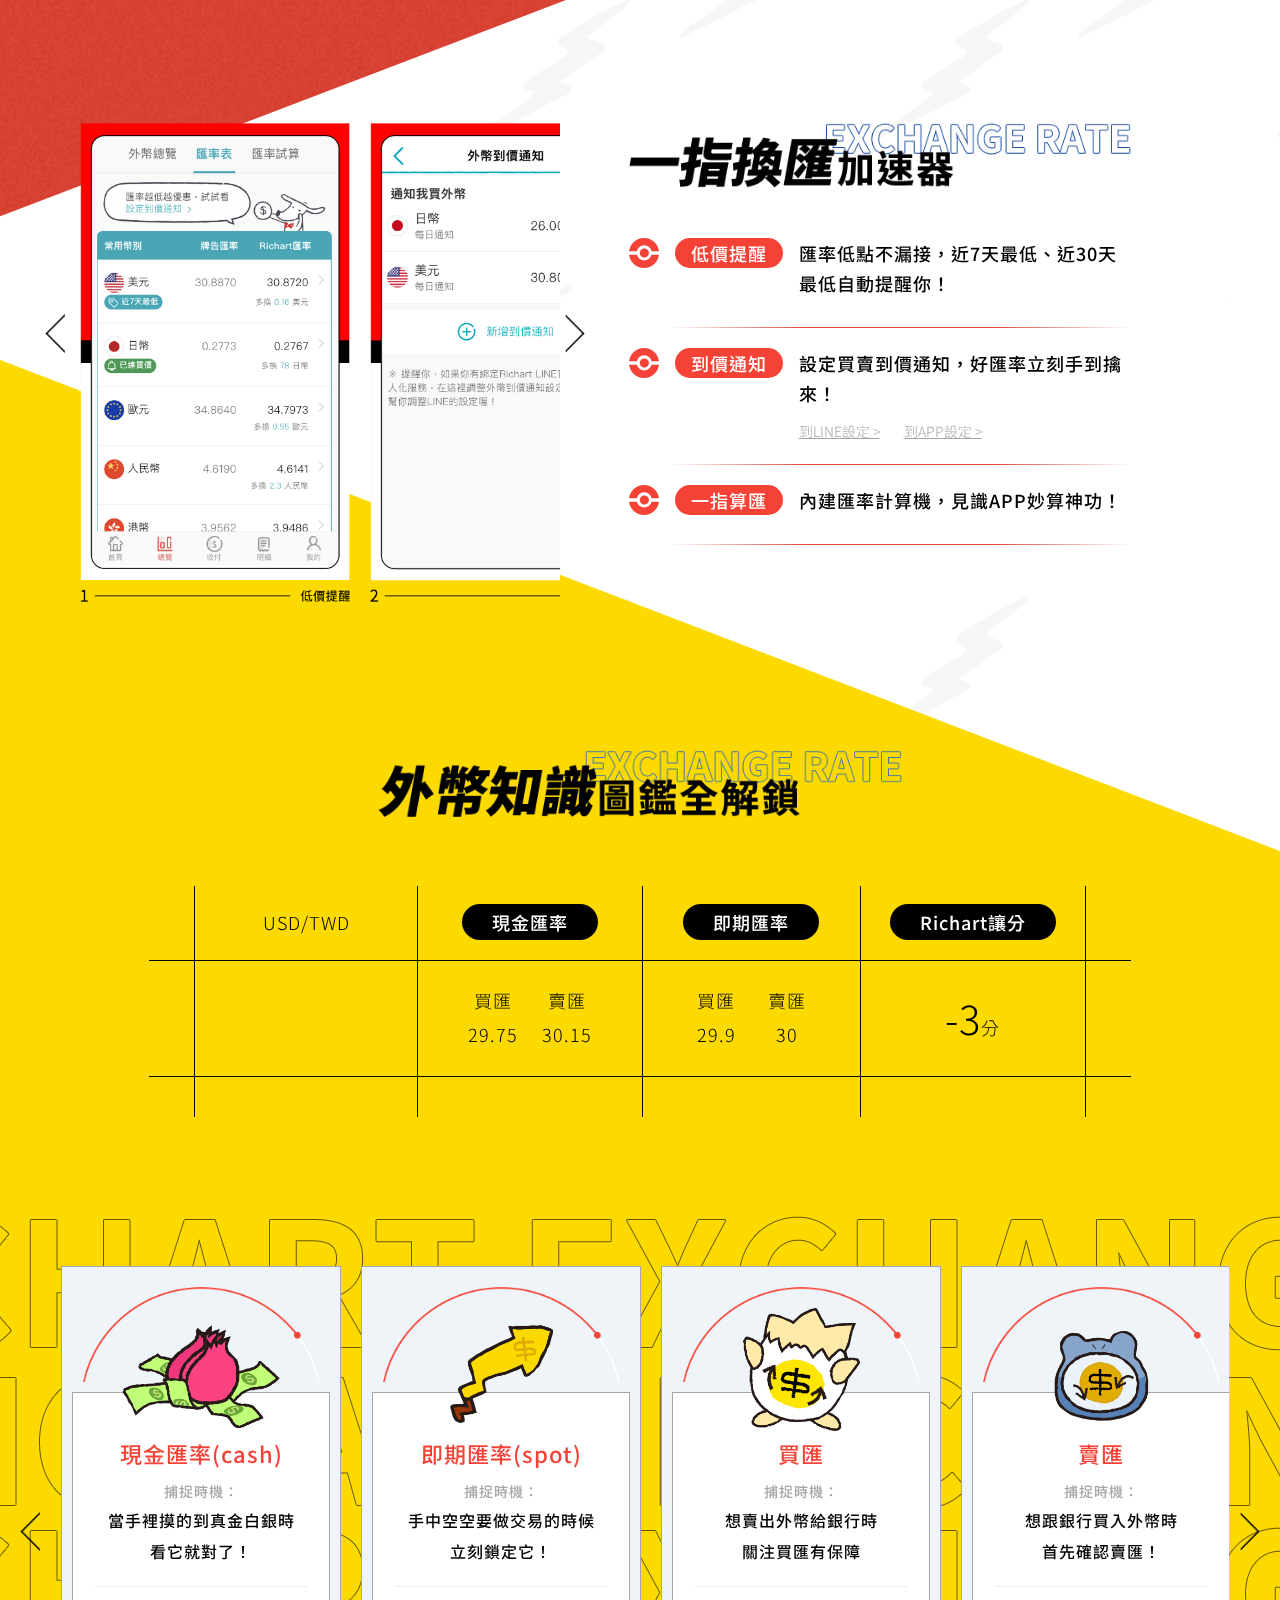
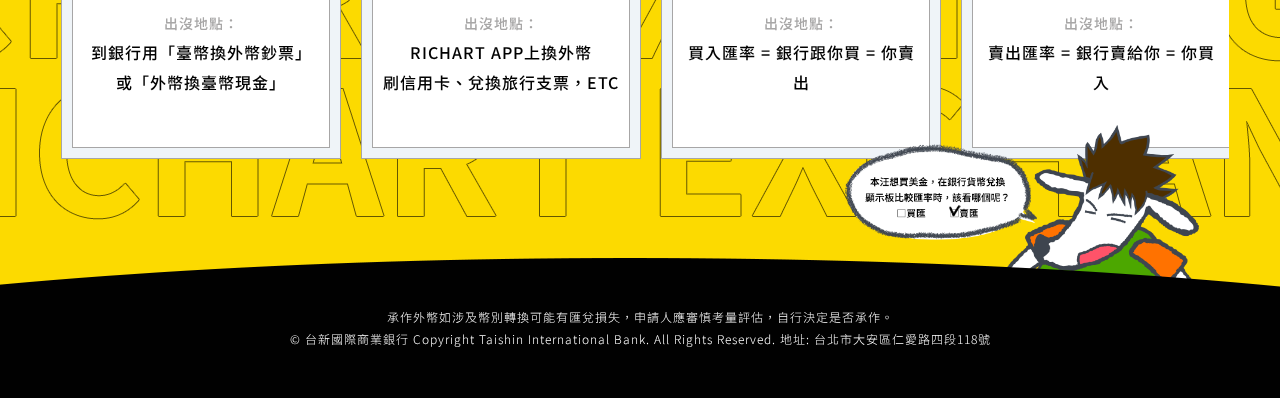
<file: features1.html>
<!DOCTYPE html>
<html lang="zh-tw">
<head>
	<!--[if lt IE 9]>
		<script type="text/javascript" src="js/vendor/html5.js"></script>
		<script type="text/javascript" src="js/vendor/respond.src.js"></script>
	<![endif]-->
	<!-- html5.js 讓IE8以下支援HTML5標籤，respond.src.js讓IE8以下支援mediaquery -->

	<meta charset="utf-8" />
	<meta name="robots" content="index,follow"/>
	<meta http-equiv="content-language" content="zh-TW" />
	<meta http-equiv="X-UA-Compatible" content="IE=edge" />

	<meta name="viewport" content="width=device-width, initial-scale=1.0, user-scalable=1, minimum-scale=1.0, maximum-scale=1.0"> 

	<meta property="og:site_name" content="Richart 好利HIGH 外匯解鎖不卡關"/>
	<meta property="og:url" content="https://richart.tw/TSDIB_RichartWeb/static/event/marketing/202104n/fx/fx2021.html"/>
	<meta property="og:type" content="website"/>
	<meta property="og:title" content="Richart 好利HIGH 外匯解鎖不卡關"/>
	<meta property="og:description" content="Richart APP在手 匯率投資全CARRY外幣優匯不用挑Richart包你一鍵全收服，Richart智慧理財功能，24小時提領不受限，讓你出國旅遊網購、外幣投保不愁！支援10種幣別定存提供單筆、1、3、6個月及1年等多種天期任你選，資金配置更靈活！"/>
	<meta property="og:image" content="https://richart.tw/TSDIB_RichartWeb/static/event/marketing/202104/images/share.jpg"/>

	<link rel="icon" type="image/png" href="images/favicon.ico" />

	<title>Richart 好利HIGH 外匯解鎖不卡關</title>
	<link rel="stylesheet" type="text/css" href="css/features1.css"/>

	<!-- Google Tag Manager -->
	<script>(function(w,d,s,l,i){w[l]=w[l]||[];w[l].push({'gtm.start':
		new Date().getTime(),event:'gtm.js'});var f=d.getElementsByTagName(s)[0],
		j=d.createElement(s),dl=l!='dataLayer'?'&l='+l:'';j.async=true;j.src=
		'https://www.googletagmanager.com/gtm.js?id='+i+dl;f.parentNode.insertBefore(j,f);
		})(window,document,'script','dataLayer','GTM-MP2LR7T');
	</script>
	<!-- End Google Tag Manager -->
</head>
<body>
	<!-- Google Tag Manager (noscript) -->
	<noscript><iframe src="https://www.googletagmanager.com/ns.html?id=GTM-MP2LR7T"
	height="0" width="0" style="display:none;visibility:hidden"></iframe></noscript>
	<!-- End Google Tag Manager (noscript) -->	

	<!-- header -->
	<header class="container"></header>
	<!-- header -->

	<!-- kv -->
	<div class="kv-container"></div>
	<!-- kv -->

	<section id="anchor" class="container page-features-1">
		<div class="wrapper-container">
			<div class="bg-1"></div>
			<!-- tab -->
			<div class="tab">
				<a class="active" href="features1.html" onclick="trackEvent('click_to_masterball', 'page_function');">
					<div><span>換匯大師球</span></div>
				</a>
				<a href="features2.html" onclick="trackEvent('click_to_five', 'page_function');">
					<div><span>解匯五連擊</span></div>
				</a>
				<a href="features3.html" onclick="trackEvent('click_to_transfer', 'page_function');">
					<div><span>轉帳任意門</span></div>
				</a>
				<a href="features4.html" onclick="trackEvent('click_to_supply', 'page_function');">
					<div><span>提款補給站</span></div>
				</a>
			</div>
			<!-- tab -->

			<div class="content-1">
				<div class="title"><img src="images/features1/title_1.png"></div>
				<div class="sub-title"><span>玩賺外匯道具包</span></div>
				<div class="des">
					<h2>最佳匯率<span>大爆擊<i>!</i></span></h2>
					<br>
					<h3>Richart專享13國超優匯率，換什麼幣都給力！<span class="icon"><img src="images/features1/icon_more.png"></span></h3>
					<p>
						圖表以新臺幣10,000元試算<br class="visible-xs">「Richart匯率」和「牌告匯率」的兌換差價。<br>
						牌告匯率以台新銀行提供匯率為準，不適用於外幣兌換。<br>
						本頁資料僅供參考，實際匯率依交易匯率為準。
					</p>
				</div>
				<a class="normal-link" href="#" onclick="trackEvent('click_to_masterballLightbox', 'page_function');">
					<span>暸解詳情 GO</span>
					<div class="lightning"></div>
				</a>
				<div class="richart"><img src="images/features1/richart.png"></div>
			</div>

			<div class="content-2">
				<div class="bg-2"></div>
				<div class="step-img">
					<div class="list">
						<div class="item"><img src="images/features1/step_1.png"></div>
						<div class="item"><img src="images/features1/step_2.png"></div>
						<div class="item"><img src="images/features1/step_3.png"></div>
					</div>
					<a class="prev" href="#" onclick="trackEvent('click_to_left', 'page_function');"><img src="images/features1/icon_prev.png"></a>
					<a class="next" href="#" onclick="trackEvent('click_to_right', 'page_function');"><img src="images/features1/icon_next.png"></a>
				</div>
				<div class="step-text">
					<div class="title"><img src="images/features1/title_2.png"></div>
					<div class="list">
						<div class="item">
							<div class="icon"></div>
							<div class="text">
								<p class="point">低價提醒</p>
								<p class="des">匯率低點不漏接，近7天最低、近30天最低自動提醒你！</p>
							</div>
						</div>
						<div class="item">
							<div class="icon"></div>
							<div class="text">
								<p class="point">到價通知</p>
								<div>
									<p class="des">設定買賣到價通知，好匯率立刻手到擒來！</p>
									<a href="javascript:setUTM_URL('https://access.line.me/oauth2/v2.1/authorize?response_type=code&client_id=1515344613&&state=ok&bot_prompt=aggressive&scope=openid%20profile&redirect_uri=https://richart.tw/TSDIB_RichartWeb/RC08/Line11&second_source=richart&second_medium=eventsite&second_campaign=richart_fx_202104&second_content=url_linenotice2');" onclick="trackEvent('link_to_line', 'page_function');">到LINE設定 ></a>
									<a href="javascript:setUTM_URL('https://richart.tw/TSDIB_RichartWeb/RC04/RC040302?openpage=ForeignCurrency&second_source=richart&second_medium=eventsite&second_campaign=richart_fx_202104&second_content=url_appnotice');" onclick="trackEvent('link_to_app', 'page_function');">到APP設定 ></a>
								</div>
							</div>
						</div>
						<div class="item">
							<div class="icon"></div>
							<div class="text">
								<p class="point">一指算匯</p>
								<p class="des">內建匯率計算機，見識APP妙算神功！</p>
							</div>
						</div>
					</div>
				</div>
			</div>

			<div class="content-3">
				<div class="bg-3"></div>
				<div class="title"><img src="images/features1/title_3.png"></div>
				<div class="rate">
					<table class="visible-xs">
						<tr>
							<td class="left-none top-none"><span class="small">USD/TWD</span></td>
							<td class="top-none"><span class="title">現金匯率</span></td>
							<td class="right-none top-none">&nbsp;</td>
						</tr>
						<tr class="underline">
							<td class="left-none">&nbsp;</td>
							<td>
								<div class="number">
									<div><p>買匯</p><p>29.75</p></div>
									<div><p>賣匯</p><p>30.15</p></div>
								</div>
							</td>
							<td class="right-none">&nbsp;</td>
						</tr>
						<tr>
							<td class="left-none"><span class="small">USD/TWD</span></td>
							<td><span class="title">即期匯率</span></td>
							<td class="right-none">&nbsp;</td>
						</tr>
						<tr class="underline">
							<td class="left-none">&nbsp;</td>
							<td>
								<div class="number">
									<div><p>買匯</p><p>29.9</p></div>
									<div><p>賣匯</p><p>30</p></div>
								</div>
							</td>
							<td class="right-none">&nbsp;</td>
						</tr>
						<tr>
							<td class="left-none"><span class="small">USD/TWD</span></td>
							<td><span class="title">Richart讓分</span></td>
							<td class="right-none">&nbsp;</td>
						</tr>
						<tr>
							<td class="left-none bottom-none">&nbsp;</td>
							<td class="bottom-none"><span class="big">-3</span>分</td>
							<td class="right-none bottom-none">&nbsp;</td>
						</tr>
					</table>
					<table class="hidden-xs">
						<tr>
							<td class="left-none top-none">&nbsp;</td>
							<td class="width-25 top-none">USD/TWD</td>
							<td class="width-25 top-none"><span class="title">現金匯率</span></td>
							<td class="width-25 top-none"><span class="title">即期匯率</span></td>
							<td class="width-25 top-none"><span class="title">Richart讓分</span></td>
							<td class="right-none top-none">&nbsp;</td>
						</tr>
						<tr>
							<td class="left-none">&nbsp;</td>
							<td>&nbsp;</td>
							<td>
								<div class="number">
									<div><p>買匯</p><p>29.75</p></div>
									<div><p>賣匯</p><p>30.15</p></div>
								</div>
							</td>
							<td>
								<div class="number">
									<div><p>買匯</p><p>29.9</p></div>
									<div><p>賣匯</p><p>30</p></div>
								</div>
							</td>
							<td><span class="big">-3</span>分</td>
							<td class="right-none">&nbsp;</td>
						</tr>
						<tr>
							<td class="left-none bottom-none"></td>
							<td class="bottom-none"></td>
							<td class="bottom-none"></td>
							<td class="bottom-none"></td>
							<td class="bottom-none"></td>
							<td class="right-none bottom-none"></td>
						</tr>
					</table>
				</div>
			</div>
		</div>

		<div class="content-4">
			<div class="bg-text">
				<div class="text-img text-img-1">
					<div class="text text-1"><img src="images/features1/bg_text.png"></div>
					<div class="text text-2"><img src="images/features1/bg_text.png"></div>
				</div>
				<div class="text-img text-img-2">
					<div class="text text-1"><img src="images/features1/bg_text.png"></div>
					<div class="text text-2"><img src="images/features1/bg_text.png"></div>
				</div>
				<div class="text-img text-img-3">
					<div class="text text-1"><img src="images/features1/bg_text.png"></div>
					<div class="text text-2"><img src="images/features1/bg_text.png"></div>
				</div>
				<div class="text-img text-img-4">
					<div class="text text-1"><img src="images/features1/bg_text.png"></div>
					<div class="text text-2"><img src="images/features1/bg_text.png"></div>
				</div>
			</div>
			<div class="list">
				<div class="item">
					<div class="item-container">
						<div class="pic">
							<img src="images/features1/line.png">
							<div class="tool"><img src="images/features1/tool_1.png"></div>
						</div>
						<div class="content">
							<h4 class="title">現金匯率(cash)</h4>
							<p>
								<span>捕捉時機：</span><br>
								當手裡摸的到真金白銀時<br>看它就對了！
							</p>
							<hr>
							<p>
								<span>出沒地點：</span><br>
								到銀行用「臺幣換外幣鈔票」<br> 或「外幣換臺幣現金」
							</p>
						</div>
					</div>
				</div>
				<div class="item">
					<div class="item-container">
						<div class="pic">
							<img src="images/features1/line.png">
							<div class="tool"><img src="images/features1/tool_2.png"></div>
						</div>
						<div class="content">
							<h4 class="title">即期匯率(spot)</h4>
							<p>
								<span>捕捉時機：</span><br>
								手中空空要做交易的時候<br>立刻鎖定它！
							</p>
							<hr>
							<p>
								<span>出沒地點：</span><br>
								RICHART APP上換外幣<br>刷信用卡、兌換旅行支票，ETC
							</p>
						</div>
					</div>
				</div>
				<div class="item">
					<div class="item-container">
						<div class="pic">
							<img src="images/features1/line.png">
							<div class="tool"><img src="images/features1/tool_3.png"></div>
						</div>
						<div class="content">
							<h4 class="title">買匯</h4>
							<p>
								<span>捕捉時機：</span><br>
								想賣出外幣給銀行時<br>關注買匯有保障
							</p>
							<hr>
							<p>
								<span>出沒地點：</span><br>
								買入匯率 = 銀行跟你買 = 你賣出
							</p>
						</div>
					</div>
				</div>
				<div class="item">
					<div class="item-container">
						<div class="pic">
							<img src="images/features1/line.png">
							<div class="tool"><img src="images/features1/tool_4.png"></div>
						</div>
						<div class="content">
							<h4 class="title">賣匯</h4>
							<p>
								<span>捕捉時機：</span><br>
								想跟銀行買入外幣時<br>首先確認賣匯！
							</p>
							<hr>
							<p>
								<span>出沒地點：</span><br>
								賣出匯率 = 銀行賣給你 = 你買入
							</p>
						</div>
					</div>
				</div>
				<div class="item">
					<div class="item-container">
						<div class="pic">
							<img src="images/features1/line.png">
							<div class="tool"><img src="images/features1/tool_5.png"></div>
						</div>
						<div class="content">
							<h4 class="title">換匯讓分</h4>
							<p>
								<span>捕捉時機：</span><br>
								買賣外幣前<br>確認銀行讓分讓你加碼賺！
							</p>
							<hr>
							<p>
								<span>出沒地點：</span><br>
								1元=100分，1分=0.01元，換匯讓3分，就是銀行把0.03元回饋給你
							</p>
						</div>
					</div>
				</div>
			</div>
			<a class="prev" href="#"><img src="images/features1/icon_prev.png"></a>
			<a class="next" href="#"><img src="images/features1/icon_next.png"></a>
		</div>
	</section>

	<!-- anchor -->
	<div class="anchor-container">
		<div class="center-con">
			<a class="anchor" href="#">
				<span>SCROLL</span>
				<div class="arrow"></div>
			</a>
		</div>
	</div>
	<!-- anchor -->

	<!-- cta -->
	<div class="cta-container">
		<a class="cta-old-member" href="javascript:setUTM_URL('https://richart.tw/TSDIB_RichartWeb/RC04/RC040302?openpage=ForeignCurrency&second_source=richart&second_medium=eventsite&second_campaign=richart_fx_202104&second_content=button_oldrf');" onclick="trackEvent('link_to_old', 'menubar');">
			<img class="visible-xs" src="images/global/cta_old_member_xs.png">
			<img class="hidden-xs" src="images/global/cta_old_member_md.png">
			<div class="hidden-xs icon">	<img src="images/global/cta_icon_old_md.png"></div>
		</a>
		<a class="cta-new-member" href="javascript:setUTM_URL('https://richart.tw/TSDIB_RichartWeb/Redirect/DownloadAppLink?second_source=richart&second_medium=eventsite&second_campaign=richart_fx_202104&second_content=button_newrf');" onclick="trackEvent('link_to_new', 'menubar');">
			<img class="visible-xs" src="images/global/cta_new_member_xs.png">
			<img class="hidden-xs" src="images/global/cta_new_member_md.png">
			<div class="hidden-xs icon">	<img src="images/global/cta_icon_new_md.png"></div>
		</a>
		<div class="visible-xs bar"></div>
		<div class="visible-xs pointer"><img src="images/global/cta_icon_xs.png"></div>
	</div>
	<!-- cta -->

	<!-- footer -->
	<footer class="container">
		<div class="bg">
			<div class="man"><img src="images/features1/man.png"></div>
			<p class="copyright">
				承作外幣如涉及幣別轉換可能有匯兌損失，<br class="visible-xs">申請人應審慎考量評估，自行決定是否承作。<br>
				© 台新國際商業銀行 Copyright Taishin International Bank. All Rights Reserved. <br class="visible-xs">地址: 台北市大安區仁愛路四段118號
			</p>
		</div>	
	</footer>
	<!-- footer -->

	<!-- lightbox -->
	<div class="lb-container">
		<div class="wrapper">
			
			<div class="mask">
				<h3 class="lb-title">13國超優匯率<i>直接減</i><br><span>台新牌吿匯率直接減</span></h3>
				<div class="lb-content">

					<div class="price-1">
						<table class="hidden-xs">
							<tr>
								<td class="left-none top-none padding-none">&nbsp;</td>
								<td class="top-none">
									<div class="currency">
										<p class="title">
											<span>美金</span>
											<img class="icon" src="images/global/icon_us.jpg">
										</p>
										<p class="price">-<span class="big">3</span> 分</p>
									</div>
								</td>
								<td class="top-none">
									<div class="currency">
										<p class="title">
											<span>歐元</span>
											<img class="icon" src="images/global/icon_eu.jpg">
										</p>
										<p class="price">-<span class="big">8</span> 分</p>
									</div>
								</td>
								<td class="right-none top-none padding-none">&nbsp;</td>
							</tr>
							<tr>
								<td class="left-none padding-none">&nbsp;</td>
								<td>
									<div class="currency">
										<p class="title">
											<span>日幣</span>
											<img class="icon" src="images/global/icon_jp.jpg">
										</p>
										<p class="price">-<span class="big">0.08</span> 分</p>
									</div>
								</td>
								<td>
									<div class="currency">
										<p class="title">
											<span>港幣</span>
											<img class="icon" src="images/global/icon_hk.jpg">
										</p>
										<p class="price">-<span class="big">1</span> 分</p>
									</div>
								</td>
								<td class="right-none padding-none">&nbsp;</td>
							</tr>
							<tr>
								<td class="left-none padding-none">&nbsp;</td>
								<td>
									<div class="currency">
										<p class="title">
											<span>英鎊</span>
											<img class="icon" src="images/global/icon_uk.jpg">
										</p>
										<p class="price">-<span class="big">9</span> 分</p>
									</div>
								</td>
								<td>
									<div class="currency">
										<p class="title">
											<span>澳幣</span>
											<img class="icon" src="images/global/icon_au.jpg">
										</p>
										<p class="price">-<span class="big">4.4</span> 分</p>
									</div>
								</td>
								<td class="right-none padding-none">&nbsp;</td>
							</tr>
							<tr>
								<td class="left-none bottom-none padding-none">&nbsp;</td>
								<td class="bottom-none">
									<div class="currency">
										<p class="title">
											<span>人民幣</span>
											<img class="icon" src="images/global/icon_cn.jpg">
										</p>
										<p class="price">-<span class="big">0.4</span> 分</p>
									</div>
								</td>
								<td class="bottom-none padding-none">&nbsp;</td>
								<td class="right-none bottom-none padding-none">&nbsp;</td>
							</tr>
						</table>

						<table class="visible-xs">
							<tr>
								<td class="left-none top-none padding-none">&nbsp;</td>
								<td class="top-none">
									<div class="currency">
										<p class="title">
											<span>美金</span>
											<img class="icon" src="images/global/icon_us.jpg">
										</p>
									</div>
								</td>
								<td class="top-none">
									<p class="price">-<span class="big">3</span> 分</p>
								</td>
								<td class="right-none top-none padding-none">&nbsp;</td>
							</tr>
							<tr>
								<td class="left-none padding-none">&nbsp;</td>
								<td>
									<div class="currency">
										<p class="title">
											<span>日幣</span>
											<img class="icon" src="images/global/icon_jp.jpg">
										</p>
									</div>
								</td>
								<td><p class="price">-<span class="big">0.08</span> 分</p></td>
								<td class="right-none padding-none">&nbsp;</td>
							</tr>
							<tr>
								<td class="left-none padding-none">&nbsp;</td>
								<td>
									<div class="currency">
										<p class="title">
											<span>英鎊</span>
											<img class="icon" src="images/global/icon_uk.jpg">
										</p>
									</div>
								</td>
								<td><p class="price">-<span class="big">9</span> 分</p></td>
								<td class="right-none padding-none">&nbsp;</td>
							</tr>
							<tr>
								<td class="left-none padding-none">&nbsp;</td>
								<td>
									<div class="currency">
										<p class="title">
											<span>人民幣</span>
											<img class="icon" src="images/global/icon_cn.jpg">
										</p>
									</div>
								</td>
								<td><p class="price">-<span class="big">0.4</span> 分</p></td>
								<td class="right-none padding-none">&nbsp;</td>
							</tr>
							<tr>
								<td class="left-none padding-none">&nbsp;</td>
								<td>
									<div class="currency">
										<p class="title">
											<span>歐元</span>
											<img class="icon" src="images/global/icon_eu.jpg">
										</p>
									</div>
								</td>
								<td><p class="price">-<span class="big">8</span> 分</p></td>
								<td class="right-none padding-none">&nbsp;</td>
							</tr>
							<tr>
								<td class="left-none padding-none">&nbsp;</td>
								<td>
									<div class="currency">
										<p class="title">
											<span>港幣</span>
											<img class="icon" src="images/global/icon_hk.jpg">
										</p>
									</div>
								</td>
								<td><p class="price">-<span class="big">1</span> 分</p></td>
								<td class="right-none padding-none">&nbsp;</td>
							</tr>
							<tr>
								<td class="left-none bottom-none padding-none">&nbsp;</td>
								<td class="bottom-none">
									<div class="currency">
										<p class="title">
											<span>澳幣</span>
											<img class="icon" src="images/global/icon_au.jpg">
										</p>
									</div>
								</td>
								<td class="bottom-none"><p class="price">-<span class="big">4.4</span> 分</p></td>
								<td class="right-none bottom-none padding-none">&nbsp;</td>
							</tr>
						</table>
					</div>

					<ul>
						<li>其他幣別（牌告-中價）X40%</li>
						<li>本行得視情況調整優惠匯率，請益實際交易時系統顯示內容為準</li>
						<li>承作外幣如涉及幣別轉換可能有匯兌損失，申請人應審慎考量評估，自行決定是否承作</li>
					</ul>
					
				</div>
			</div>
			<a class="lb-close" href="#">
				<img class="visible-xs" src="images/global/icon_close_2.png">
				<img class="hidden-xs" src="images/global/icon_close_1.png">
			</a>
		</div>
	</div>
	<!-- lightbox -->

	
	<!--script-->
	<script type="text/javascript" src="js/vendor/jquery.min.js"></script>
	<script type="text/javascript" src="js/vendor/bootstrap.min.js"></script>
	<script type="text/javascript" src="js/vendor/modernizr.js"></script>
	<script type="text/javascript" src="js/vendor/detectizr.js"></script>
	<script type="text/javascript" src="js/vendor/jquery.html5Loader.min.js"></script>
	<script type="text/javascript" src="js/vendor/TweenMax.min.js"></script>

	<script type="text/javascript" src="js/tracking.js"></script>
	<script type="text/javascript" src="js/main.js"></script>
	<script type="text/javascript" src="js/features1.js"></script>

	<!-- Global site tag (gtag.js) - Google Analytics -->
	<script async src="https://www.googletagmanager.com/gtag/js?id=UA-72250086-67"></script>
	<script>
		window.dataLayer = window.dataLayer || [];
		function gtag(){dataLayer.push(arguments);}
		gtag('js', new Date());

		gtag('config', 'UA-72250086-67');
	</script>

	<script>
		$.urlParam = function(name){
				var results = new RegExp('[\?&]' + name + '=([^&#]*)').exec(window.location.href);
				if (results == null){
					return null;
				}
				else {
					return decodeURI(results[1]) || 0;
				}
		}
		// check 2 main utm parameter existed
		if ($.urlParam('utm_source') && $.urlParam('utm_medium')){
		// storage utm parameter in seesion Storage
				sessionStorage.setItem("utm_source", $.urlParam('utm_source'));
				sessionStorage.setItem("utm_medium", $.urlParam('utm_medium'));
				sessionStorage.setItem("utm_campaign", $.urlParam('utm_campaign')||'');
				sessionStorage.setItem("utm_content", $.urlParam('utm_content')||'');
				sessionStorage.setItem("utm_term", $.urlParam('utm_term')||'');
		};
	</script>
</body>
</html>
</file>
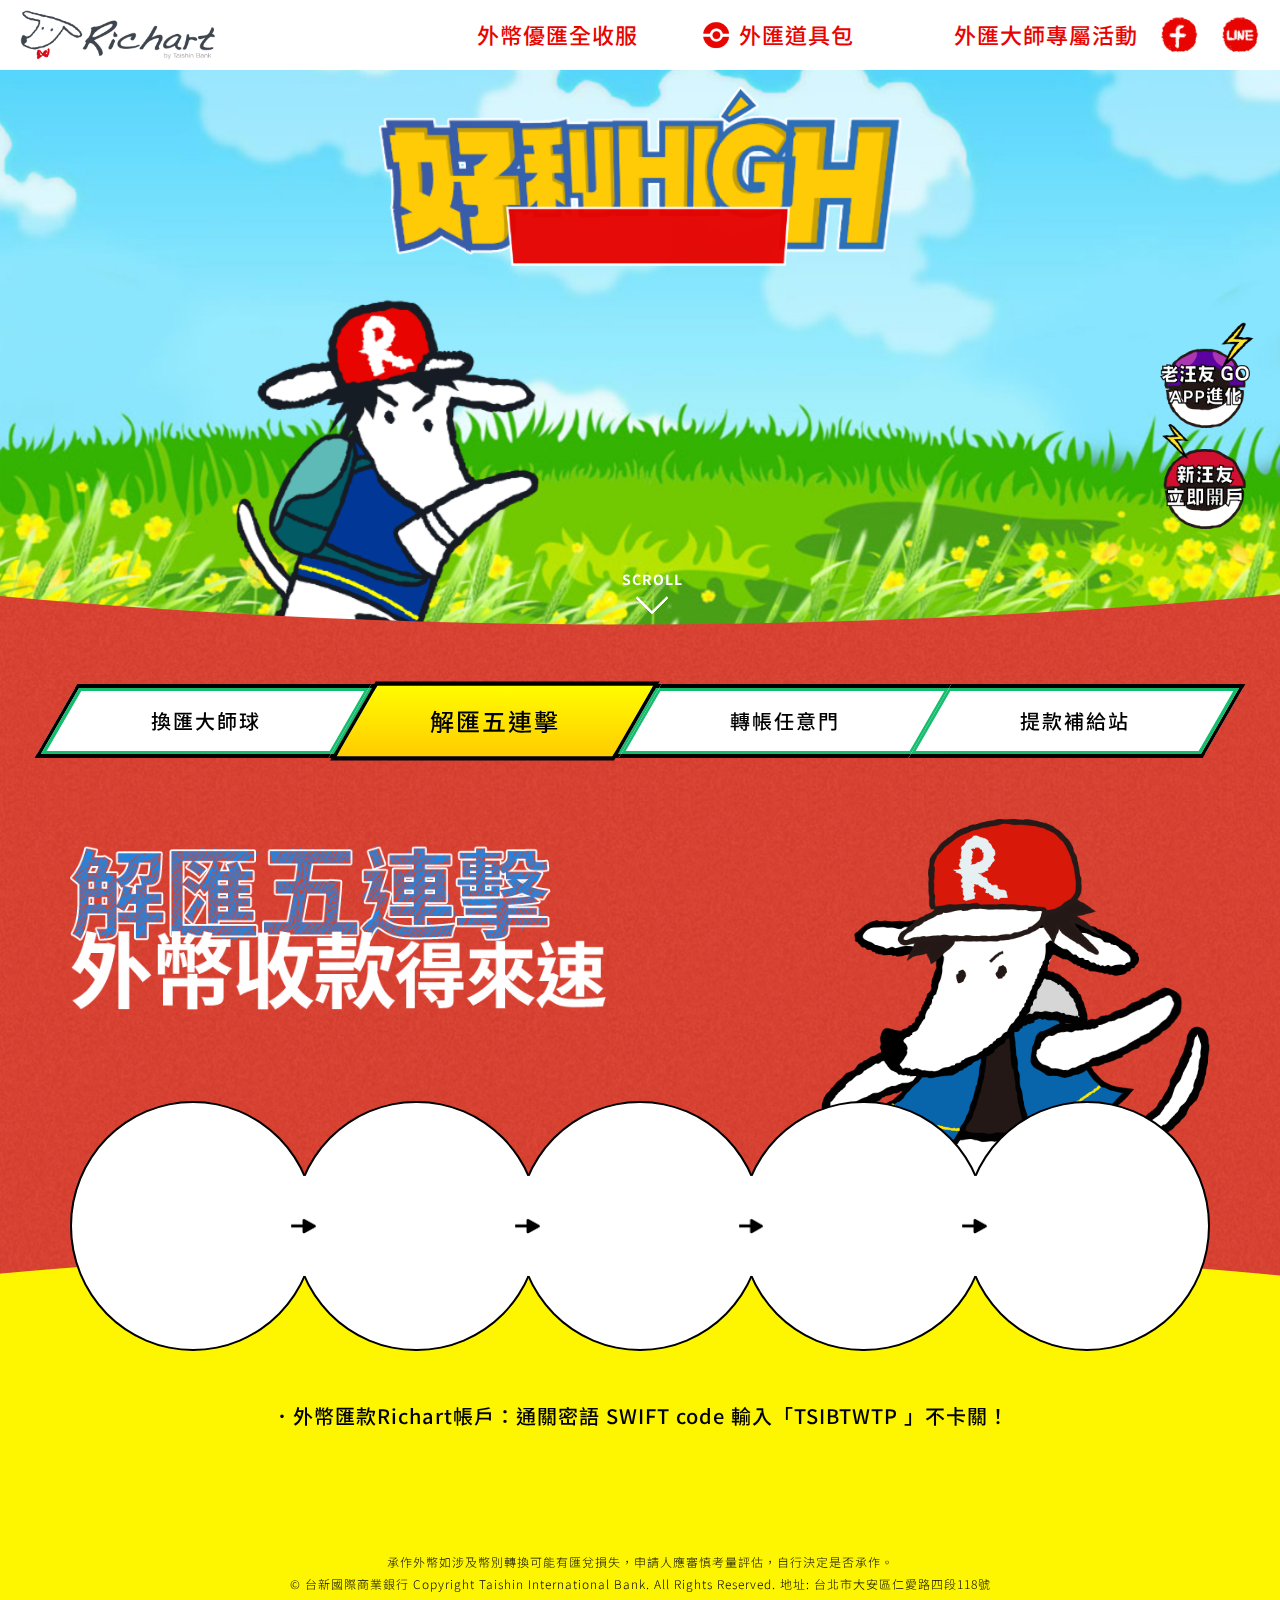
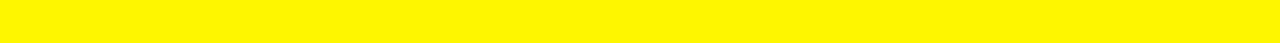
<file: features2.html>
<!DOCTYPE html>
<html lang="zh-tw">
<head>
	<!--[if lt IE 9]>
		<script type="text/javascript" src="js/vendor/html5.js"></script>
		<script type="text/javascript" src="js/vendor/respond.src.js"></script>
	<![endif]-->
	<!-- html5.js 讓IE8以下支援HTML5標籤，respond.src.js讓IE8以下支援mediaquery -->

	<meta charset="utf-8" />
	<meta name="robots" content="index,follow"/>
	<meta http-equiv="content-language" content="zh-TW" />
	<meta http-equiv="X-UA-Compatible" content="IE=edge" />

	<meta name="viewport" content="width=device-width, initial-scale=1.0, user-scalable=1, minimum-scale=1.0, maximum-scale=1.0"> 

	<meta property="og:site_name" content="Richart 好利HIGH 外匯解鎖不卡關"/>
	<meta property="og:url" content="https://richart.tw/TSDIB_RichartWeb/static/event/marketing/202104n/fx/fx2021.html"/>
	<meta property="og:type" content="website"/>
	<meta property="og:title" content="Richart 好利HIGH 外匯解鎖不卡關"/>
	<meta property="og:description" content="Richart APP在手 匯率投資全CARRY外幣優匯不用挑Richart包你一鍵全收服，Richart智慧理財功能，24小時提領不受限，讓你出國旅遊網購、外幣投保不愁！支援10種幣別定存提供單筆、1、3、6個月及1年等多種天期任你選，資金配置更靈活！"/>
	<meta property="og:image" content="https://richart.tw/TSDIB_RichartWeb/static/event/marketing/202104/images/share.jpg"/>

	<link rel="icon" type="image/png" href="images/favicon.ico" />

	<title>Richart 好利HIGH 外匯解鎖不卡關</title>
	<link rel="stylesheet" type="text/css" href="css/features2.css"/>

	<!-- Google Tag Manager -->
	<script>(function(w,d,s,l,i){w[l]=w[l]||[];w[l].push({'gtm.start':
		new Date().getTime(),event:'gtm.js'});var f=d.getElementsByTagName(s)[0],
		j=d.createElement(s),dl=l!='dataLayer'?'&l='+l:'';j.async=true;j.src=
		'https://www.googletagmanager.com/gtm.js?id='+i+dl;f.parentNode.insertBefore(j,f);
		})(window,document,'script','dataLayer','GTM-MP2LR7T');
	</script>
	<!-- End Google Tag Manager -->
</head>
<body>
	<!-- Google Tag Manager (noscript) -->
	<noscript><iframe src="https://www.googletagmanager.com/ns.html?id=GTM-MP2LR7T"
	height="0" width="0" style="display:none;visibility:hidden"></iframe></noscript>
	<!-- End Google Tag Manager (noscript) -->	

	<!-- header -->
	<header class="container"></header>
	<!-- header -->

	<!-- kv -->
	<div class="kv-container"></div>
	<!-- kv -->

	<section id="anchor" class="container page-features-2">
		<div class="wrapper-container">
			<div class="bg-1"></div>
			<!-- tab -->
			<div class="tab">
				<a href="features1.html" onclick="trackEvent('click_to_masterball', 'page_function');">
					<div><span>換匯大師球</span></div>
				</a>
				<a class="active" href="features2.html" onclick="trackEvent('click_to_five', 'page_function');">
					<div><span>解匯五連擊</span></div>
				</a>
				<a href="features3.html" onclick="trackEvent('click_to_transfer', 'page_function');">
					<div><span>轉帳任意門</span></div>
				</a>
				<a href="features4.html" onclick="trackEvent('click_to_supply', 'page_function');">
					<div><span>提款補給站</span></div>
				</a>
			</div>
			<!-- tab -->

			<div class="content-1">
				<div class="title"><img src="images/features2/title.png"></div>
				
				<div class="richart">
					<img src="images/features2/richart_body.png">
					<div class="hand"><img src="images/features2/richart_hand.png"></div>
				</div>
				
				<div class="sop">
					<!-- step1,2 -->
					<div class="item item-1">
						<div class="item-container">
							<div class="item-center">
								<div class="num">01</div>
								<div class="icon"><img src="images/features2/icon_1.png"></div>
								<p>收到</p>
								<p class="underline"><span>推播/E-mail</span></p>
							</div>
						</div>
					</div>
					<div class="item item-2">
						<div class="item-container">
							<div class="item-center">
								<div class="num">02</div>
								<div class="icon"><img src="images/features2/icon_2.png"></div>
								<p>點選</p>
								<p class="underline"><span>收款入口</span></p>
							</div>
						</div>
					</div>
					<div class="visible-xs visible-sm item"></div>
					<!-- step1,2 -->

					<!-- step3,4,5 -->
					<div class="item item-3">
						<div class="item-container">
							<div class="item-center">
								<div class="num">03</div>
								<div class="icon"><img src="images/features2/icon_3.png"></div>
								<p>確認收款資訊</p>
								<p class="underline"><span>並填寫交易性質</span></p>
							</div>
						</div>
					</div>
					<div class="item item-4">
						<div class="item-container">
							<div class="item-center">
								<div class="num">04</div>
								<div class="icon"><img src="images/features2/icon_4.png"></div>
								<p>&nbsp;</p>
								<p class="underline"><span>輸入交易密碼</span></p>
							</div>
						</div>
					</div>
					<div class="item item-5">
						<div class="item-container">
							<div class="item-center">
								<div class="num">05</div>
								<div class="icon"><img src="images/features2/icon_5.png"></div>
								<p>&nbsp;</p>
								<p class="underline"><span>確認收款結果</span></p>
							</div>
						</div>
					</div>
					<!-- step3,4,5 -->
				</div>
			</div>

			<div class="content-2">
				<div class="bg-2"></div>
				<p class="tips">．外幣匯款Richart帳戶：<br class="visible-xs visible-sm">通關密語 SWIFT code 輸入「TSIBTWTP 」不卡關！</p>
			</div>
		</div>
	</section>

	<!-- anchor -->
	<div class="anchor-container">
		<div class="center-con">
			<a class="anchor" href="#">
				<span>SCROLL</span>
				<div class="arrow"></div>
			</a>
		</div>
	</div>
	<!-- anchor -->

	<!-- cta -->
	<div class="cta-container">
		<a class="cta-old-member" href="javascript:setUTM_URL('https://richart.tw/TSDIB_RichartWeb/RC04/RC040302?openpage=ForeignCurrency&second_source=richart&second_medium=eventsite&second_campaign=richart_fx_202104&second_content=button_oldrf');" onclick="trackEvent('link_to_old', 'menubar');">
			<img class="visible-xs" src="images/global/cta_old_member_xs.png">
			<img class="hidden-xs" src="images/global/cta_old_member_md.png">
			<div class="hidden-xs icon">	<img src="images/global/cta_icon_old_md.png"></div>
		</a>
		<a class="cta-new-member" href="javascript:setUTM_URL('https://richart.tw/TSDIB_RichartWeb/Redirect/DownloadAppLink?second_source=richart&second_medium=eventsite&second_campaign=richart_fx_202104&second_content=button_newrf');" onclick="trackEvent('link_to_new', 'menubar');">
			<img class="visible-xs" src="images/global/cta_new_member_xs.png">
			<img class="hidden-xs" src="images/global/cta_new_member_md.png">
			<div class="hidden-xs icon">	<img src="images/global/cta_icon_new_md.png"></div>
		</a>
		<div class="visible-xs bar"></div>
		<div class="visible-xs pointer"><img src="images/global/cta_icon_xs.png"></div>
	</div>
	<!-- cta -->

	<!-- footer -->
	<footer class="container">
		<div class="bg">
			<p class="copyright">
				承作外幣如涉及幣別轉換可能有匯兌損失，<br class="visible-xs">申請人應審慎考量評估，自行決定是否承作。<br>
				© 台新國際商業銀行 Copyright Taishin International Bank. All Rights Reserved. <br class="visible-xs">地址: 台北市大安區仁愛路四段118號
			</p>
		</div>	
	</footer>
	<!-- footer -->

	
	<!--script-->
	<script type="text/javascript" src="js/vendor/jquery.min.js"></script>
	<script type="text/javascript" src="js/vendor/bootstrap.min.js"></script>
	<script type="text/javascript" src="js/vendor/modernizr.js"></script>
	<script type="text/javascript" src="js/vendor/detectizr.js"></script>
	<script type="text/javascript" src="js/vendor/jquery.html5Loader.min.js"></script>
	<script type="text/javascript" src="js/vendor/TweenMax.min.js"></script>

	<script type="text/javascript" src="js/tracking.js"></script>
	<script type="text/javascript" src="js/main.js"></script>
	<script type="text/javascript" src="js/features2.js"></script>

	<!-- Global site tag (gtag.js) - Google Analytics -->
	<script async src="https://www.googletagmanager.com/gtag/js?id=UA-72250086-67"></script>
	<script>
		window.dataLayer = window.dataLayer || [];
		function gtag(){dataLayer.push(arguments);}
		gtag('js', new Date());

		gtag('config', 'UA-72250086-67');
	</script>

	<script>
		$.urlParam = function(name){
				var results = new RegExp('[\?&]' + name + '=([^&#]*)').exec(window.location.href);
				if (results == null){
					return null;
				}
				else {
					return decodeURI(results[1]) || 0;
				}
		}
		// check 2 main utm parameter existed
		if ($.urlParam('utm_source') && $.urlParam('utm_medium')){
		// storage utm parameter in seesion Storage
				sessionStorage.setItem("utm_source", $.urlParam('utm_source'));
				sessionStorage.setItem("utm_medium", $.urlParam('utm_medium'));
				sessionStorage.setItem("utm_campaign", $.urlParam('utm_campaign')||'');
				sessionStorage.setItem("utm_content", $.urlParam('utm_content')||'');
				sessionStorage.setItem("utm_term", $.urlParam('utm_term')||'');
		};
	</script>	
</body>
</html>
</file>
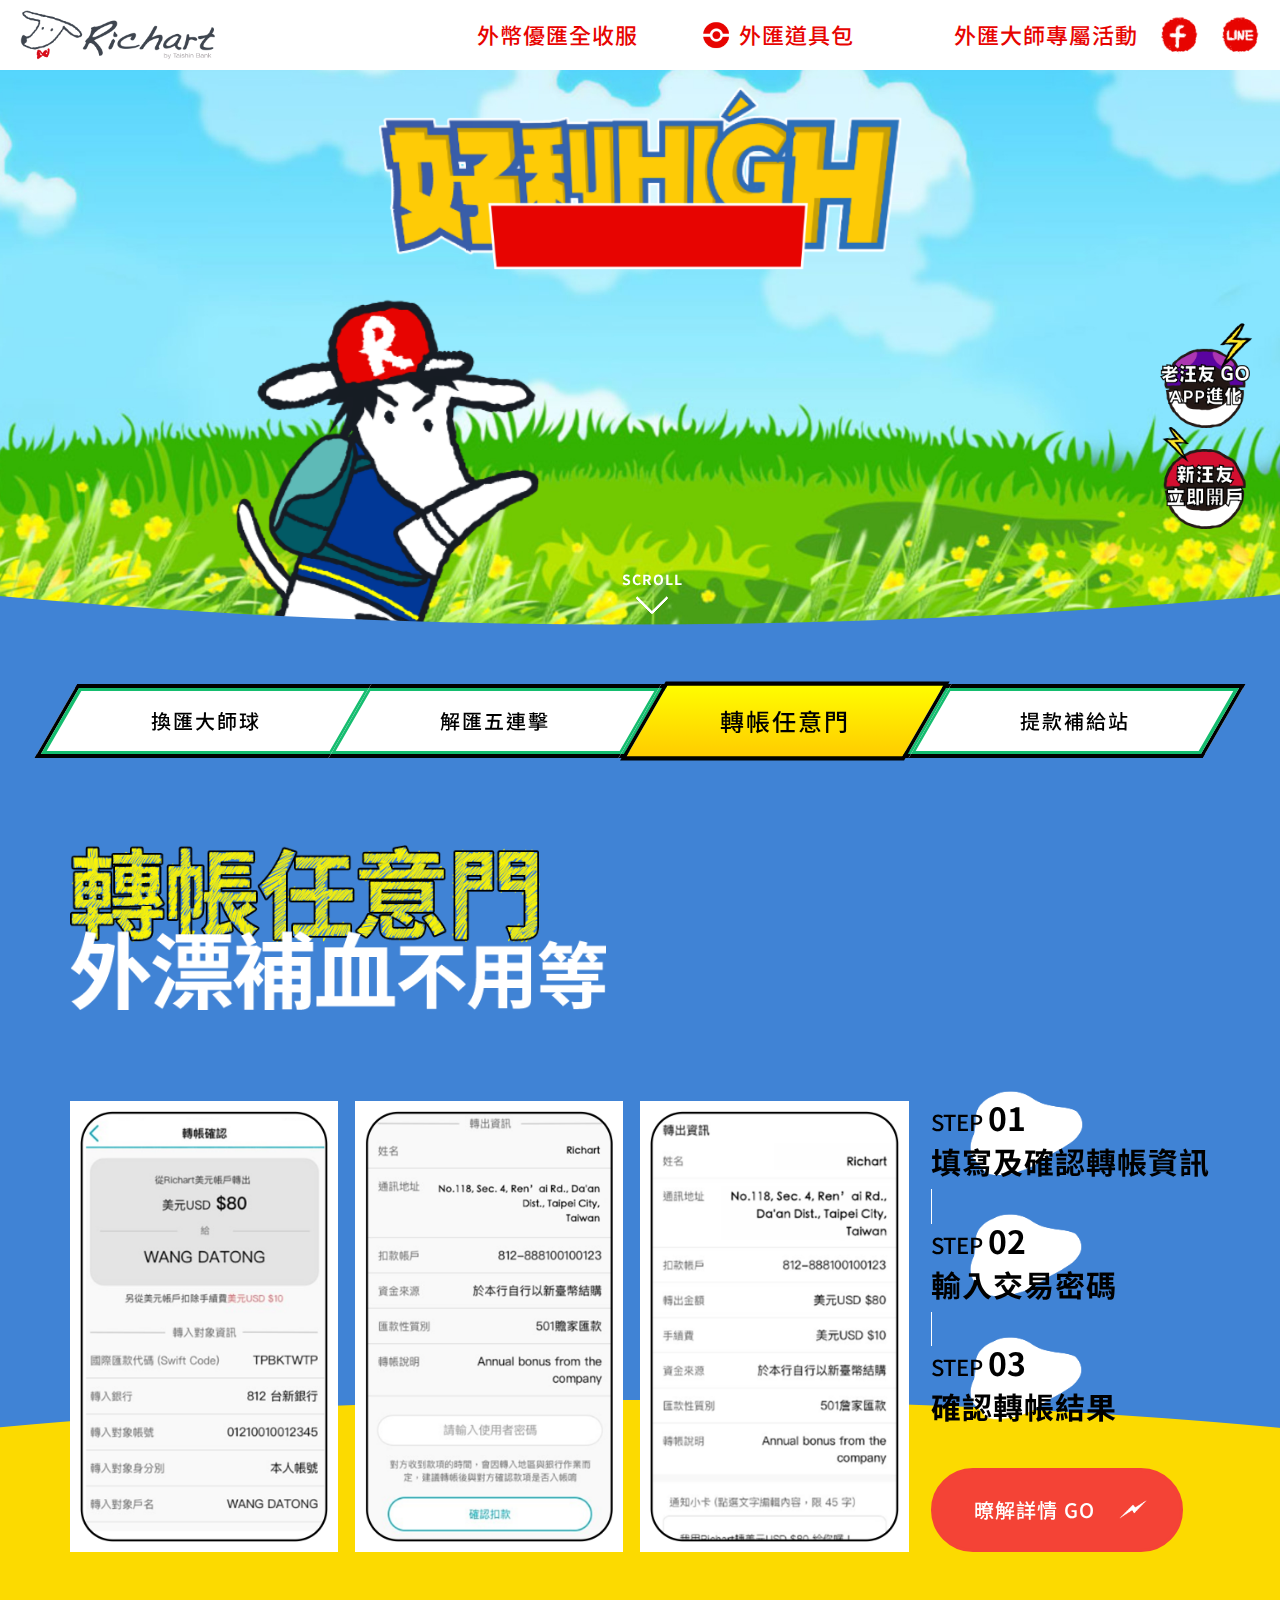
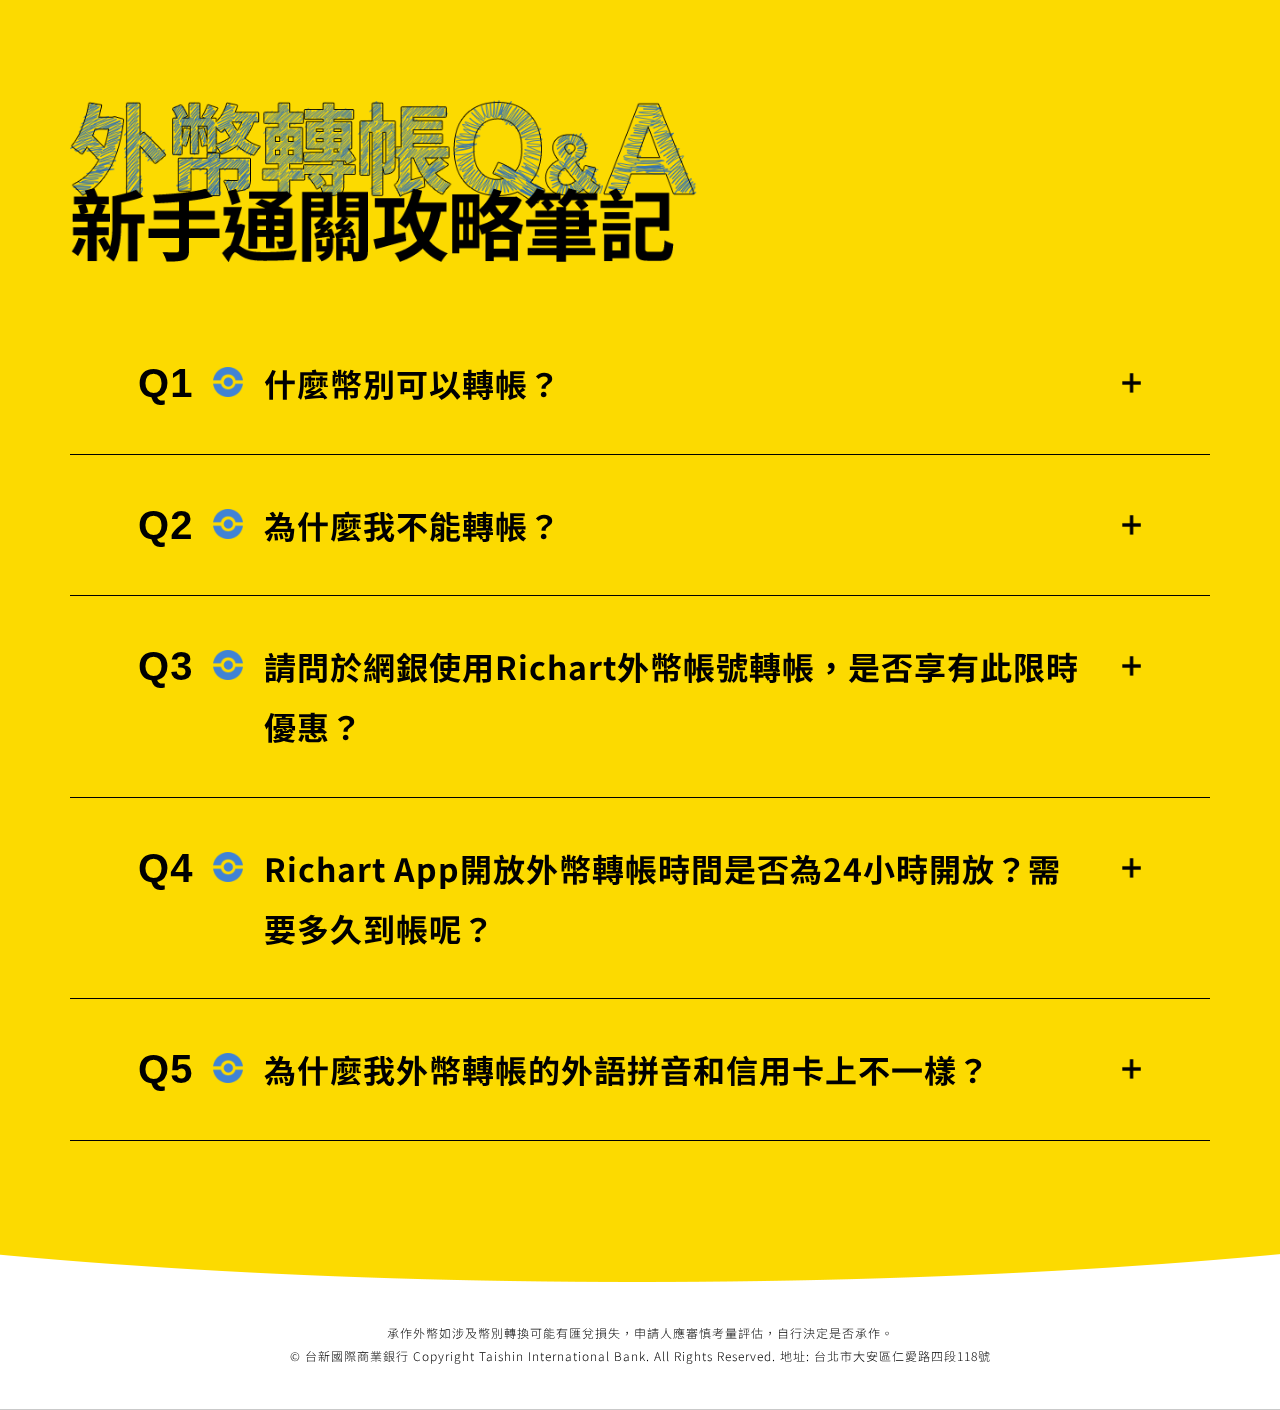
<file: features3.html>
<!DOCTYPE html>
<html lang="zh-tw">
<head>
	<!--[if lt IE 9]>
		<script type="text/javascript" src="js/vendor/html5.js"></script>
		<script type="text/javascript" src="js/vendor/respond.src.js"></script>
	<![endif]-->
	<!-- html5.js 讓IE8以下支援HTML5標籤，respond.src.js讓IE8以下支援mediaquery -->

	<meta charset="utf-8" />
	<meta name="robots" content="index,follow"/>
	<meta http-equiv="content-language" content="zh-TW" />
	<meta http-equiv="X-UA-Compatible" content="IE=edge" />

	<meta name="viewport" content="width=device-width, initial-scale=1.0, user-scalable=1, minimum-scale=1.0, maximum-scale=1.0"> 

	<meta property="og:site_name" content="Richart 好利HIGH 外匯解鎖不卡關"/>
	<meta property="og:url" content="https://richart.tw/TSDIB_RichartWeb/static/event/marketing/202104n/fx/fx2021.html"/>
	<meta property="og:type" content="website"/>
	<meta property="og:title" content="Richart 好利HIGH 外匯解鎖不卡關"/>
	<meta property="og:description" content="Richart APP在手 匯率投資全CARRY外幣優匯不用挑Richart包你一鍵全收服，Richart智慧理財功能，24小時提領不受限，讓你出國旅遊網購、外幣投保不愁！支援10種幣別定存提供單筆、1、3、6個月及1年等多種天期任你選，資金配置更靈活！"/>
	<meta property="og:image" content="https://richart.tw/TSDIB_RichartWeb/static/event/marketing/202104/images/share.jpg"/>

	<link rel="icon" type="image/png" href="images/favicon.ico" />

	<title>Richart 好利HIGH 外匯解鎖不卡關</title>
	<link rel="stylesheet" type="text/css" href="css/features3.css"/>

	<!-- Google Tag Manager -->
	<script>(function(w,d,s,l,i){w[l]=w[l]||[];w[l].push({'gtm.start':
		new Date().getTime(),event:'gtm.js'});var f=d.getElementsByTagName(s)[0],
		j=d.createElement(s),dl=l!='dataLayer'?'&l='+l:'';j.async=true;j.src=
		'https://www.googletagmanager.com/gtm.js?id='+i+dl;f.parentNode.insertBefore(j,f);
		})(window,document,'script','dataLayer','GTM-MP2LR7T');
	</script>
	<!-- End Google Tag Manager -->
</head>

<body>
	<!-- Google Tag Manager (noscript) -->
	<noscript><iframe src="https://www.googletagmanager.com/ns.html?id=GTM-MP2LR7T"
	height="0" width="0" style="display:none;visibility:hidden"></iframe></noscript>
	<!-- End Google Tag Manager (noscript) -->	

	<!-- header -->
	<header class="container"></header>
	<!-- header -->

	<!-- kv -->
	<div class="kv-container"></div>
	<!-- kv -->

	<section id="anchor" class="container page-features-3">
		<div class="wrapper-container">
			<div class="bg-1"></div>
			<!-- tab -->
			<div class="tab">
				<a href="features1.html" onclick="trackEvent('click_to_masterball', 'page_function');">
					<div><span>換匯大師球</span></div>
				</a>
				<a href="features2.html" onclick="trackEvent('click_to_five', 'page_function');">
					<div><span>解匯五連擊</span></div>
				</a>
				<a class="active" href="features3.html" onclick="trackEvent('click_to_transfer', 'page_function');">
					<div><span>轉帳任意門</span></div>
				</a>
				<a href="features4.html" onclick="trackEvent('click_to_supply', 'page_function');">
					<div><span>提款補給站</span></div>
				</a>
			</div>
			<!-- tab -->

			<div class="content-1">
				<div class="title"><img src="images/features3/title_1.png"></div>
				
				<div class="step-container">
					<div class="step-img">
						<div class="list">
							<div class="item item-0"><img src="images/features3/step_1.png"></div>
							<div class="item item-1"><img src="images/features3/step_2.png"></div>
							<div class="item item-2"><img src="images/features3/step_3.png"></div>
						</div>
						<a class="prev" href="#"><img src="images/features1/icon_prev.png"></a>
						<a class="next" href="#"><img src="images/features1/icon_next.png"></a>
					</div>

					<div class="step-text">
						<div class="step step-0" data-id="0" onclick="trackEvent('click_to_transferStep1', 'page_function');">
							<p class="num"><span>STEP <b>01</b></span></p>
							<p class="des">填寫及確認轉帳資訊</p>
						</div>
						<div class="line">&nbsp;</div>
						<div class="step step-1" data-id="1" onclick="trackEvent('click_to_transferStep2', 'page_function');">
							<p class="num"><span>STEP <b>02</b></span></p>
							<p class="des">輸入交易密碼</p>
						</div>
						<div class="line">&nbsp;</div>
						<div class="step step-2" data-id="2" onclick="trackEvent('click_to_transferStep3', 'page_function');">
							<p class="num"><span>STEP <b>03</b></span></p>
							<p class="des">確認轉帳結果</p>
						</div>

						<a class="normal-link" href="#" onclick="trackEvent('click_to_transferLightbox', 'page_function');">
							<span>暸解詳情 GO</span>
							<div class="lightning"></div>
						</a>
					</div>
				</div>
			</div>

			<div class="content-2">
				<div class="bg-2"></div>
				<div class="title"><img src="images/features3/title_2.png"></div>

				<div class="qa-list">
					<div class="qa-item">
						<div class="q-container" onclick="trackEvent('click_to_transferQ1', 'page_function');">
							<h3>Q1</h3>
							<div class="icon"><img src="images/features3/ball.png"></div>
							<p>什麼幣別可以轉帳？</p>
						</div>
						<div class="a-container">
							<h3>轉入對象為台新銀行帳號？</h3>
							<p>使用 Richart APP 轉帳至台新銀行帳號，可轉幣別為美元、人民幣、日幣、歐元、港幣、澳幣、紐幣、英鎊、加幣、新加坡幣、南非幣、瑞典幣、瑞士法郎<span class="blue">共13種外幣</span></p>
							<hr>
							<h3>轉入對象為非台新的國內銀行帳號？</h3>
							<p>使用 Richart APP 轉帳至非台新的國內銀行帳號，可轉幣別為<span class="blue">美元、人民幣、日幣、歐元、澳幣</span>，實際可轉帳幣別依各銀行支援的幣別顯示</p>
							<hr>
							<h3>轉入對象為國外銀行帳號？</h3>
							<p>使用 Richart APP 轉帳至國外銀行帳號，<span class="blue">限用美元轉帳</span></p>
						</div>
					</div>
					<div class="qa-item">
						<div class="q-container" onclick="trackEvent('click_to_transferQ2', 'page_function');">
							<h3>Q2</h3>
							<div class="icon"><img src="images/features3/ball.png"></div>
							<p>為什麼我不能轉帳？</p>
						</div>
						<div class="a-container">
							<p>請汪友先確認自己是哪一類型的帳戶唷~外幣轉帳交易也有限額（美金／元含等值外幣），快看看下面的表格吧！</p>
							<table class="hidden-xs">
								<tr>
									<td class="left-none top-none">&nbsp;</td>
									<td class="top-none nowrap">帳戶類型</td>
									<td class="top-none">非約定帳號</td>
									<td class="right-none top-none">&nbsp;</td>
								</tr>
								<tr>
									<td class="left-none">&nbsp;</td>
									<td>第一類(含一般)第二類</td>
									<td>
										<p>
											單筆最高限額為$1,500美金(含等值外幣)<br>
											單日累積最高限額為$3,000美金(含等值外幣)<br>
											單月累積最高限額為$6,000美金(含等值外幣)<br>
										</p>
										<p class="tips">*Richart服務之貨幣別：美元、人民幣、日幣、歐元、港幣、澳幣、紐幣、英鎊、加幣、新加坡幣、南非幣、瑞典幣、瑞士法郎共13種外幣</p>
									</td>
									<td class="right-none">&nbsp;</td>
								</tr>
								<tr>
									<td class="left-none">&nbsp;</td>
									<td>第三類</td>
									<td>不開放</td>
									<td class="right-none">&nbsp;</td>
								</tr>
								<tr>
									<td class="left-none bottom-none padding-none">&nbsp;</td>
									<td class="bottom-none padding-none">&nbsp;</td>
									<td class="bottom-none padding-none">&nbsp;</td>
									<td class="right-none bottom-none padding-none">&nbsp;</td>
								</tr>
							</table>
							<table class="visible-xs">
								<tr>
									<td class="left-none top-none nowrap">帳戶類型</td>
									<td class="right-none top-none">非約定帳號</td>
								</tr>
								<tr>
									<td class="left-none">第一類(含一般)第二類</td>
									<td class="right-none">
										<p>
											單筆最高限額為$1,500美金(含等值外幣)<br>
											單日累積最高限額為$3,000美金(含等值外幣)<br>
											單月累積最高限額為$6,000美金(含等值外幣)<br>
										</p>
										<p class="tips">*Richart服務之貨幣別：美元、人民幣、日幣、歐元、港幣、澳幣、紐幣、英鎊、加幣、新加坡幣、南非幣、瑞典幣、瑞士法郎共13種外幣</p>
									</td>
								</tr>
								<tr>
									<td class="left-none">第三類</td>
									<td class="right-none">不開放</td>
								</tr>
								<tr>
									<td class="left-none bottom-none padding-none">&nbsp;</td>
									<td class="right-none bottom-none padding-none">&nbsp;</td>
								</tr>
							</table>
							<p>
								＊如有大額轉帳或約定轉帳需求，請汪友攜帶身分證及印鑑至台新銀行各分行臨櫃辦理。<br>
								＊汪友快持雙證件至台新銀行分行，或於Richart官網透過讀卡機以自然人憑證或台新銀行晶片金融卡，完成身分驗證，即可升級帳戶類型
							</p>
							<p></p>
						</div>
					</div>
					<div class="qa-item">
						<div class="q-container" onclick="trackEvent('click_to_transferQ3', 'page_function');">
							<h3>Q3</h3>
							<div class="icon"><img src="images/features3/ball.png"></div>
							<p>請問於網銀使用Richart外幣帳號轉帳，是否享有此限時優惠？</p>
						</div>
						<div class="a-container">
							<p>Ｊ個...優惠手續費僅限於Richart APP上承作唷 ～</p>
						</div>
					</div>
					<div class="qa-item">
						<div class="q-container" onclick="trackEvent('click_to_transferQ4', 'page_function');">
							<h3>Q4</h3>
							<div class="icon"><img src="images/features3/ball.png"></div>
							<p>Richart App開放外幣轉帳時間是否為24小時開放？需要多久到帳呢？</p>
						</div>
						<div class="a-container">
							<div class="num-container">
								<p class="num">1</p>
								<div class="num-list">
									<p>轉入對象為台新銀行帳號全日24小時皆可承作</p>
									<p>轉入對象為非台新的國內銀行帳號營業日09:00到15:00</p>
									<p>轉入對象為國外銀行帳號營業日09:00到15:00</p>
									<p class="tips">本汪溫馨小提醒：Richart外幣換匯時間為本行營業日09:00～週六15:00。</p>
								</div>
							</div>
							<div class="num-container">
								<p class="num">2</p>
								<p>一般作業約需1~３個營業日款項會到達受款銀行，實際到帳時間仍依受款人所在地而有所不同
									本汪無法告訴你正確時間 &gt; &lt;</p>
							</div>
						</div>
					</div>
					<div class="qa-item">
						<div class="q-container" onclick="trackEvent('click_to_transferQ5', 'page_function');">
							<h3>Q5</h3>
							<div class="icon"><img src="images/features3/ball.png"></div>
							<p>為什麼我外幣轉帳的外語拼音和信用卡上不一樣？</p>
						</div>
						<div class="a-container">
							<p>
								汪友在Richart APP上看到英文姓名拼音為外交部提供的漢語拼音，汪友無法自行填寫。<br>
								如果欲修改，客戶可以打給客服，或至臨櫃辦理唷!
							</p>
						</div>
					</div>
				</div>
			</div>
		</div>
	</section>

	<!-- anchor -->
	<div class="anchor-container">
		<div class="center-con">
			<a class="anchor" href="#">
				<span>SCROLL</span>
				<div class="arrow"></div>
			</a>
		</div>
	</div>
	<!-- anchor -->

	<!-- cta -->
	<div class="cta-container">
		<a class="cta-old-member" href="javascript:setUTM_URL('https://richart.tw/TSDIB_RichartWeb/RC04/RC040302?openpage=ForeignCurrency&second_source=richart&second_medium=eventsite&second_campaign=richart_fx_202104&second_content=button_oldrf');" onclick="trackEvent('link_to_old', 'menubar');">
			<img class="visible-xs" src="images/global/cta_old_member_xs.png">
			<img class="hidden-xs" src="images/global/cta_old_member_md.png">
			<div class="hidden-xs icon">	<img src="images/global/cta_icon_old_md.png"></div>
		</a>
		<a class="cta-new-member" href="javascript:setUTM_URL('https://richart.tw/TSDIB_RichartWeb/Redirect/DownloadAppLink?second_source=richart&second_medium=eventsite&second_campaign=richart_fx_202104&second_content=button_newrf');" onclick="trackEvent('link_to_new', 'menubar');">
			<img class="visible-xs" src="images/global/cta_new_member_xs.png">
			<img class="hidden-xs" src="images/global/cta_new_member_md.png">
			<div class="hidden-xs icon">	<img src="images/global/cta_icon_new_md.png"></div>
		</a>
		<div class="visible-xs bar"></div>
		<div class="visible-xs pointer"><img src="images/global/cta_icon_xs.png"></div>
	</div>
	<!-- cta -->

	<!-- footer -->
	<footer class="container">
		<div class="bg">
			<p class="copyright">
				承作外幣如涉及幣別轉換可能有匯兌損失，<br class="visible-xs">申請人應審慎考量評估，自行決定是否承作。<br>
				© 台新國際商業銀行 Copyright Taishin International Bank. All Rights Reserved. <br class="visible-xs">地址: 台北市大安區仁愛路四段118號
			</p>
		</div>	
	</footer>
	<!-- footer -->

	<!-- lightbox -->
	<div class="lb-container">
		<div class="wrapper">
			
			<div class="mask">
				<h3 class="lb-title">Richart外幣轉帳<br><span>手續費收費標準</span></h3>
				<div class="lb-content">
					<p>適用期間：<br class="visible-xs">臺灣時間2020年12月29日至2021年12月31日</p>
					<p>適用對象：Richart外幣活期存款帳戶之用戶</p>
					<p>承作通路：Richart APP</p>
					<p>收費標準：</p>
					<div class="ol-li">
						<p class="num"><span>1.</span></p>
						<p>凡透過Richart APP進行外幣轉帳，每筆匯款交易手續費依其匯款幣別收取固定費用USD$15/CNY¥100/AUD$20/JPY¥1600/EUR€13。</p>
					</div>
					<div class="ol-li">
						<p class="num"><span>2.</span></p>
						<p>
							限時優惠期間【2020年12月29日-2021年6月30日】透過Richart APP進行外幣轉帳<br>
							每筆匯款交易手續費依其匯款幣別收取固定費用USD$10/CNY¥65/AUD$15/JPY¥1000/EUR€10。<br>
							*前開手續費係指台新銀行收取之外幣匯款手續費，不包含中間行或清算行扣取之相關費用。
						</p>
					</div>
					
					<div class="tab">
						<a class="tab-1 active" href="#" onclick="trackEvent('click_to_special', 'page_function');">
							<div><span>手續費限時優惠價</span></div>
						</a>
						<a class="tab-2" href="#" onclick="trackEvent('click_to_original', 'page_function');">
							<div><span>手續費原價</span></div>
						</a>
					</div>

					<div class="price-1">
						<table class="hidden-xs">
							<tr>
								<td class="left-none top-none padding-none">&nbsp;</td>
								<td width="50%" class="top-none">
									<div class="currency">
										<p class="title">
											<span>美金</span>
											<img class="icon" src="images/global/icon_us.jpg">
										</p>
										<p class="price">$<span class="big">10</span></p>
									</div>
								</td>
								<td width="50%" class="top-none">
									<div class="currency">
										<p class="title">
											<span>人民幣</span>
											<img class="icon" src="images/global/icon_cn.jpg">
										</p>
										<p class="price">¥<span class="big">65</span></p>
									</div>
								</td>
								<td class="right-none top-none padding-none">&nbsp;</td>
							</tr>
							<tr>
								<td class="left-none padding-none">&nbsp;</td>
								<td>
									<div class="currency">
										<p class="title">
											<span>日幣</span>
											<img class="icon" src="images/global/icon_jp.jpg">
										</p>
										<p class="price">¥<span class="big">1000</span></p>
									</div>
								</td>
								<td>
									<div class="currency">
										<p class="title">
											<span>澳幣</span>
											<img class="icon" src="images/global/icon_au.jpg">
										</p>
										<p class="price">$<span class="big">15</span></p>
									</div>
								</td>
								<td class="right-none padding-none">&nbsp;</td>
							</tr>
							<tr>
								<td class="left-none padding-none">&nbsp;</td>
								<td>
									<div class="currency">
										<p class="title">
											<span>歐元</span>
											<img class="icon" src="images/global/icon_eu.jpg">
										</p>
										<p class="price">€<span class="big">10</span></p>
									</div>
								</td>
								<td>&nbsp;</td>
								<td class="right-none padding-none">&nbsp;</td>
							</tr>
							<tr>
								<td class="left-none bottom-none padding-none">&nbsp;</td>
								<td class="bottom-none padding-none">&nbsp;</td>
								<td class="bottom-none padding-none">&nbsp;</td>
								<td class="right-none bottom-none padding-none">&nbsp;</td>
							</tr>
						</table>

						<table class="visible-xs">
							<tr>
								<td class="left-none top-none padding-none">&nbsp;</td>
								<td class="top-none">
									<div class="currency">
										<p class="title">
											<span>美金</span>
											<img class="icon" src="images/global/icon_us.jpg">
										</p>
									</div>
								</td>
								<td class="top-none">$<span class="big">10</span></td>
								<td class="right-none top-none padding-none">&nbsp;</td>
							</tr>
							<tr>
								<td class="left-none padding-none">&nbsp;</td>
								<td>
									<div class="currency">
										<p class="title">
											<span>日幣</span>
											<img class="icon" src="images/global/icon_jp.jpg">
										</p>
									</div>
								</td>
								<td>¥<span class="big">1000</span></td>
								<td class="right-none padding-none">&nbsp;</td>
							</tr>
							<tr>
								<td class="left-none padding-none">&nbsp;</td>
								<td>
									<div class="currency">
										<p class="title">
											<span>歐元</span>
											<img class="icon" src="images/global/icon_eu.jpg">
										</p>
									</div>
								</td>
								<td>€<span class="big">10</span></td>
								<td class="right-none padding-none">&nbsp;</td>
							</tr>
							<tr>
								<td class="left-none padding-none">&nbsp;</td>
								<td>
									<div class="currency">
										<p class="title">
											<span>人民幣</span>
											<img class="icon" src="images/global/icon_cn.jpg">
										</p>
									</div>
								</td>
								<td>¥<span class="big">65</span></td>
								<td class="right-none padding-none">&nbsp;</td>
							</tr>
							<tr>
								<td class="left-none padding-none">&nbsp;</td>
								<td>
									<div class="currency">
										<p class="title">
											<span>澳幣</span>
											<img class="icon" src="images/global/icon_au.jpg">
										</p>
									</div>
								</td>
								<td>$<span class="big">15</span></td>
								<td class="right-none padding-none">&nbsp;</td>
							</tr>
							<tr>
								<td class="left-none bottom-none padding-none">&nbsp;</td>
								<td class="bottom-none padding-none">&nbsp;</td>
								<td class="bottom-none padding-none">&nbsp;</td>
								<td class="right-none bottom-none padding-none">&nbsp;</td>
							</tr>
						</table>
					</div>

					<div class="price-2">
						<table class="hidden-xs">
							<tr>
								<td class="left-none top-none padding-none">&nbsp;</td>
								<td width="50%" class="top-none">
									<div class="currency">
										<p class="title">
											<span>美金</span>
											<img class="icon" src="images/global/icon_us.jpg">
										</p>
										<p class="price">$<span class="big">15</span></p>
									</div>
								</td>
								<td width="50%" class="top-none">
									<div class="currency">
										<p class="title">
											<span>人民幣</span>
											<img class="icon" src="images/global/icon_cn.jpg">
										</p>
										<p class="price">¥<span class="big">100</span></p>
									</div>
								</td>
								<td class="right-none top-none padding-none">&nbsp;</td>
							</tr>
							<tr>
								<td class="left-none padding-none">&nbsp;</td>
								<td>
									<div class="currency">
										<p class="title">
											<span>日幣</span>
											<img class="icon" src="images/global/icon_jp.jpg">
										</p>
										<p class="price">¥<span class="big">1600</span></p>
									</div>
								</td>
								<td>
									<div class="currency">
										<p class="title">
											<span>澳幣</span>
											<img class="icon" src="images/global/icon_au.jpg">
										</p>
										<p class="price">$<span class="big">20</span></p>
									</div>
								</td>
								<td class="right-none padding-none">&nbsp;</td>
							</tr>
							<tr>
								<td class="left-none padding-none">&nbsp;</td>
								<td>
									<div class="currency">
										<p class="title">
											<span>歐元</span>
											<img class="icon" src="images/global/icon_eu.jpg">
										</p>
										<p class="price">€<span class="big">13</span></p>
									</div>
								</td>
								<td>&nbsp;</td>
								<td class="right-none padding-none">&nbsp;</td>
							</tr>
							<tr>
								<td class="left-none bottom-none padding-none">&nbsp;</td>
								<td class="bottom-none padding-none">&nbsp;</td>
								<td class="bottom-none padding-none">&nbsp;</td>
								<td class="right-none bottom-none padding-none">&nbsp;</td>
							</tr>
						</table>

						<table class="visible-xs">
							<tr>
								<td class="left-none top-none padding-none">&nbsp;</td>
								<td class="top-none">
									<div class="currency">
										<p class="title">
											<span>美金</span>
											<img class="icon" src="images/global/icon_us.jpg">
										</p>
									</div>
								</td>
								<td class="top-none">$<span class="big">15</span></td>
								<td class="right-none top-none padding-none">&nbsp;</td>
							</tr>
							<tr>
								<td class="left-none padding-none">&nbsp;</td>
								<td>
									<div class="currency">
										<p class="title">
											<span>日幣</span>
											<img class="icon" src="images/global/icon_jp.jpg">
										</p>
									</div>
								</td>
								<td>¥<span class="big">1600</span></td>
								<td class="right-none padding-none">&nbsp;</td>
							</tr>
							<tr>
								<td class="left-none padding-none">&nbsp;</td>
								<td>
									<div class="currency">
										<p class="title">
											<span>歐元</span>
											<img class="icon" src="images/global/icon_eu.jpg">
										</p>
									</div>
								</td>
								<td>€<span class="big">13</span></td>
								<td class="right-none padding-none">&nbsp;</td>
							</tr>
							<tr>
								<td class="left-none padding-none">&nbsp;</td>
								<td>
									<div class="currency">
										<p class="title">
											<span>人民幣</span>
											<img class="icon" src="images/global/icon_cn.jpg">
										</p>
									</div>
								</td>
								<td>¥<span class="big">100</span></td>
								<td class="right-none padding-none">&nbsp;</td>
							</tr>
							<tr>
								<td class="left-none padding-none">&nbsp;</td>
								<td>
									<div class="currency">
										<p class="title">
											<span>澳幣</span>
											<img class="icon" src="images/global/icon_au.jpg">
										</p>
									</div>
								</td>
								<td>$<span class="big">20</span></td>
								<td class="right-none padding-none">&nbsp;</td>
							</tr>
							<tr>
								<td class="left-none bottom-none padding-none">&nbsp;</td>
								<td class="bottom-none padding-none">&nbsp;</td>
								<td class="bottom-none padding-none">&nbsp;</td>
								<td class="right-none bottom-none padding-none">&nbsp;</td>
							</tr>
						</table>
					</div>

					<p>注意事項：</p>
					<div class="ol-li">
						<p class="num"><span>1.</span></p>
						<p>本收費標準所稱之Richart「外幣活期存款帳戶」包含Richart數位銀行外幣活期存款帳戶及同享Richart數位銀行外幣活期存款帳戶優惠之外幣活期存款帳戶。</p>
					</div>
					<div class="ol-li">
						<p class="num"><span>2.</span></p>
						<p>若客戶於本收費標準活動期間辦理Richart外幣活期存款帳戶之結清銷戶，本收費標準亦將因此終止。</p>
					</div>
					<div class="ol-li">
						<p class="num"><span>3.</span></p>
						<p>以外幣存款帳戶於Richart APP進行非約定轉帳至非台新銀行帳戶，單筆最低為等值50美元、單筆上限為等值1,500美元、單日上限為等值3,000美元、單月上限為等值6,000美元。</p>
					</div>
					<div class="ol-li">
						<p class="num"><span>4.</span></p>
						<p>除本收費標準另有約定外，未規範事項均依Richart數位銀行綜合存款帳戶開戶暨存款業務總約定書(含其變更或修訂)及Richart外幣轉帳約定條款之相關約定辦理。</p>
					</div>
					<div class="ol-li">
						<p class="num"><span>5.</span></p>
						<p>Richart服務由台新銀行提供，台新銀行保留核准、變更及終止本收費標準活動之權利，亦保留接受客戶參加本收費標準之權利。若客戶有任何不符合參加資格、違反法律或法令限制之情形，台新銀行將不予受理。</p>
					</div>
					<div class="ol-li">
						<p class="num"><span>6.</span></p>
						<p>本收費標準如有變更或終止時，將於Richart官網公告。</p>
					</div> 
				</div>
			</div>
			<a class="lb-close" href="#">
				<img class="visible-xs" src="images/global/icon_close_2.png">
				<img class="hidden-xs" src="images/global/icon_close_1.png">
			</a>
		</div>
	</div>
	<!-- lightbox -->

	
	<!--script-->
	<script type="text/javascript" src="js/vendor/jquery.min.js"></script>
	<script type="text/javascript" src="js/vendor/bootstrap.min.js"></script>
	<script type="text/javascript" src="js/vendor/modernizr.js"></script>
	<script type="text/javascript" src="js/vendor/detectizr.js"></script>
	<script type="text/javascript" src="js/vendor/jquery.html5Loader.min.js"></script>
	<script type="text/javascript" src="js/vendor/TweenMax.min.js"></script>

	<script type="text/javascript" src="js/tracking.js"></script>
	<script type="text/javascript" src="js/main.js"></script>
	<script type="text/javascript" src="js/features3.js"></script>

	<!-- Global site tag (gtag.js) - Google Analytics -->
	<script async src="https://www.googletagmanager.com/gtag/js?id=UA-72250086-67"></script>
	<script>
		window.dataLayer = window.dataLayer || [];
		function gtag(){dataLayer.push(arguments);}
		gtag('js', new Date());

		gtag('config', 'UA-72250086-67');
	</script>

	<script>
		$.urlParam = function(name){
				var results = new RegExp('[\?&]' + name + '=([^&#]*)').exec(window.location.href);
				if (results == null){
					return null;
				}
				else {
					return decodeURI(results[1]) || 0;
				}
		}
		// check 2 main utm parameter existed
		if ($.urlParam('utm_source') && $.urlParam('utm_medium')){
		// storage utm parameter in seesion Storage
				sessionStorage.setItem("utm_source", $.urlParam('utm_source'));
				sessionStorage.setItem("utm_medium", $.urlParam('utm_medium'));
				sessionStorage.setItem("utm_campaign", $.urlParam('utm_campaign')||'');
				sessionStorage.setItem("utm_content", $.urlParam('utm_content')||'');
				sessionStorage.setItem("utm_term", $.urlParam('utm_term')||'');
		};
	</script>	
</body>
</html>
</file>
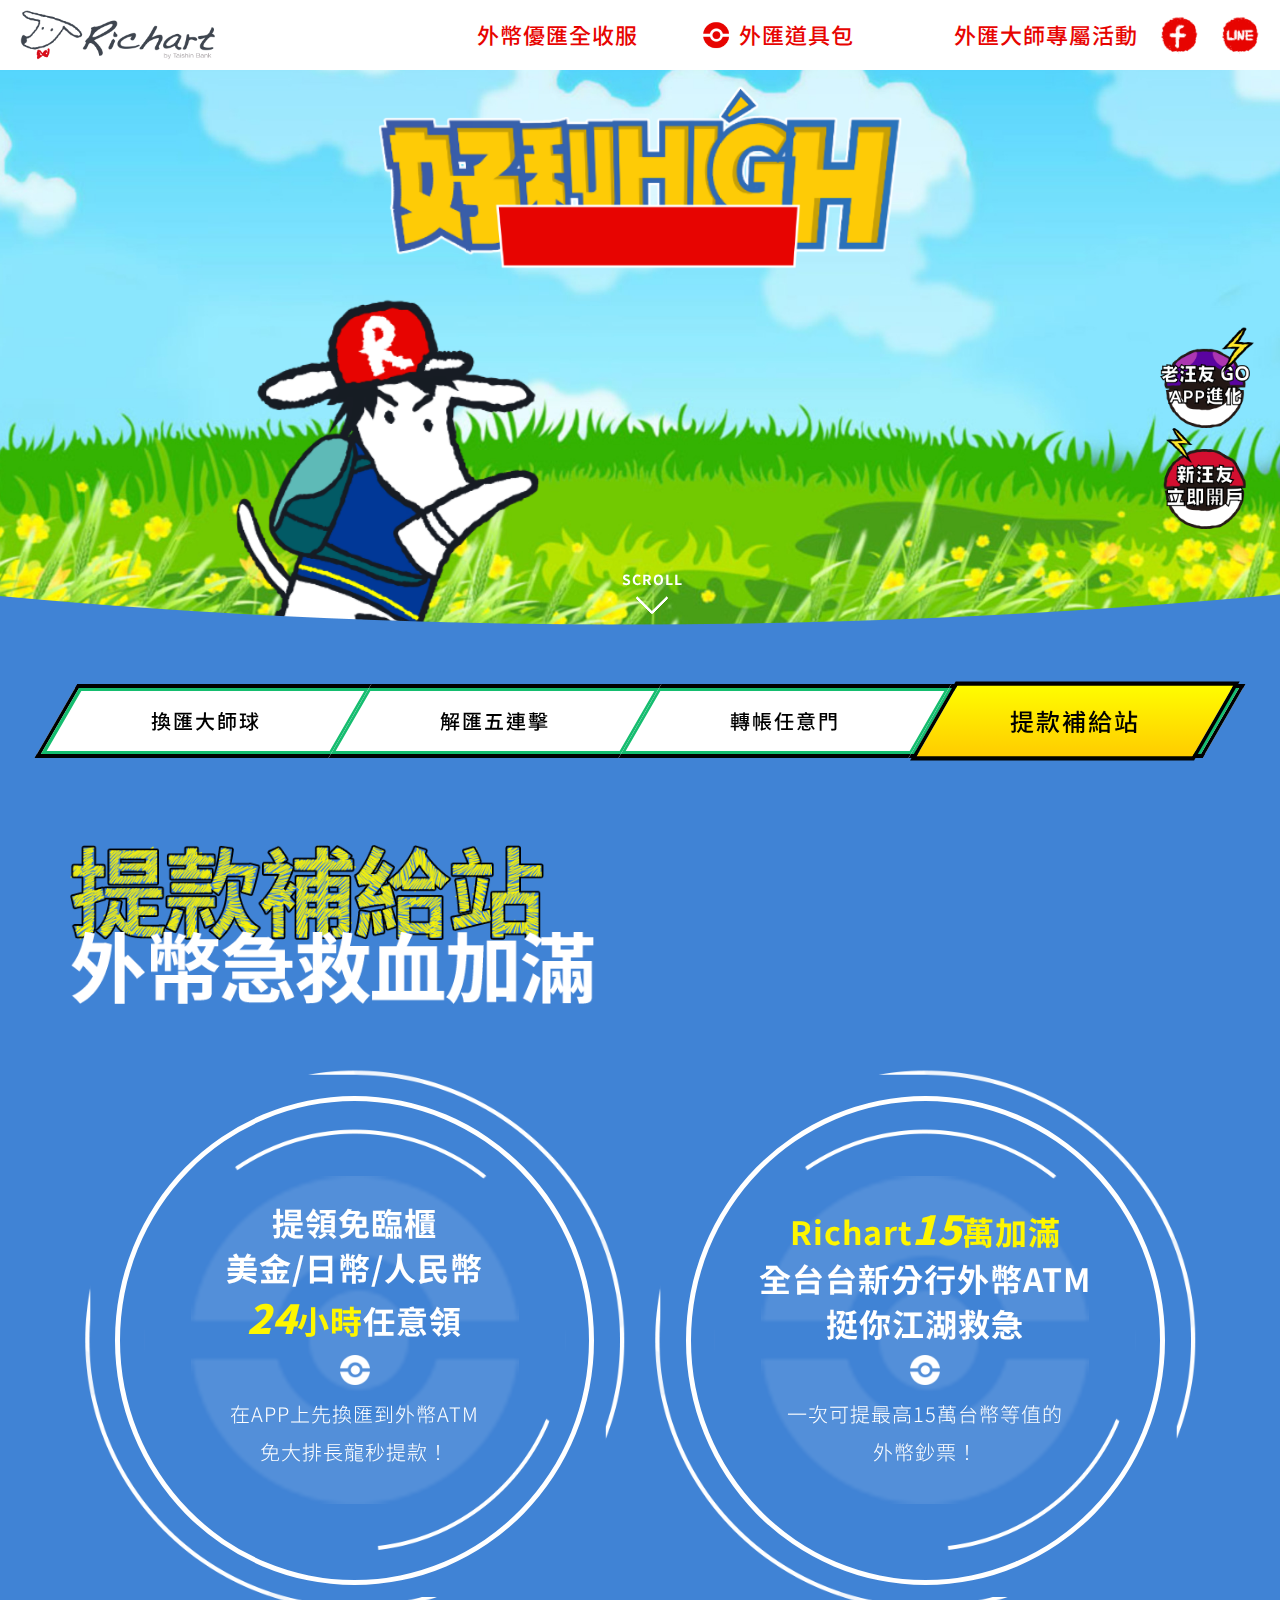
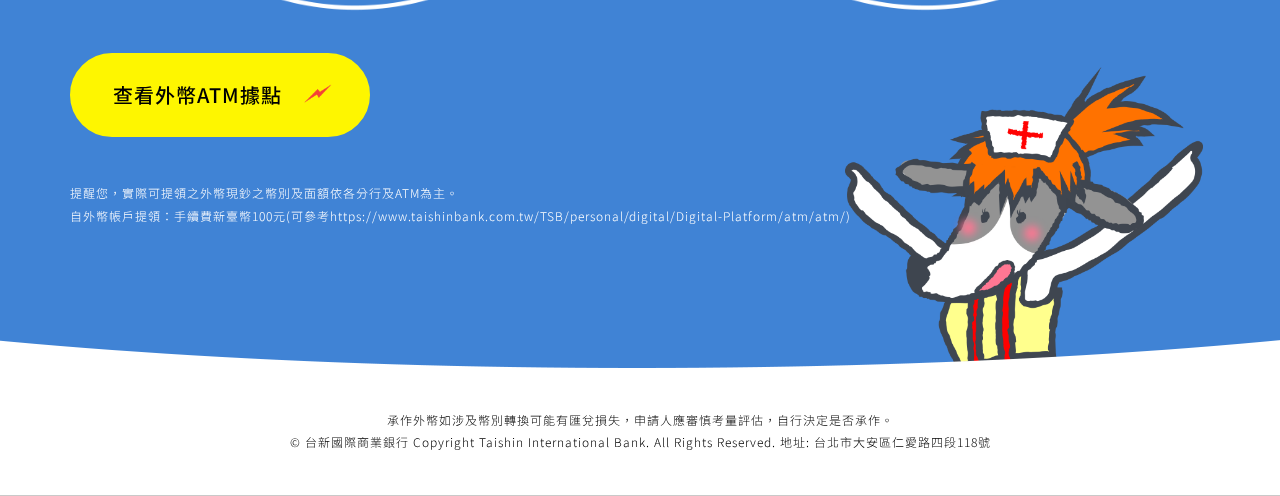
<file: features4.html>
<!DOCTYPE html>
<html lang="zh-tw">
<head>
	<!--[if lt IE 9]>
		<script type="text/javascript" src="js/vendor/html5.js"></script>
		<script type="text/javascript" src="js/vendor/respond.src.js"></script>
	<![endif]-->
	<!-- html5.js 讓IE8以下支援HTML5標籤，respond.src.js讓IE8以下支援mediaquery -->

	<meta charset="utf-8" />
	<meta name="robots" content="index,follow"/>
	<meta http-equiv="content-language" content="zh-TW" />
	<meta http-equiv="X-UA-Compatible" content="IE=edge" />

	<meta name="viewport" content="width=device-width, initial-scale=1.0, user-scalable=1, minimum-scale=1.0, maximum-scale=1.0"> 

	<meta property="og:site_name" content="Richart 好利HIGH 外匯解鎖不卡關"/>
	<meta property="og:url" content="https://richart.tw/TSDIB_RichartWeb/static/event/marketing/202104n/fx/fx2021.html"/>
	<meta property="og:type" content="website"/>
	<meta property="og:title" content="Richart 好利HIGH 外匯解鎖不卡關"/>
	<meta property="og:description" content="Richart APP在手 匯率投資全CARRY外幣優匯不用挑Richart包你一鍵全收服，Richart智慧理財功能，24小時提領不受限，讓你出國旅遊網購、外幣投保不愁！支援10種幣別定存提供單筆、1、3、6個月及1年等多種天期任你選，資金配置更靈活！"/>
	<meta property="og:image" content="https://richart.tw/TSDIB_RichartWeb/static/event/marketing/202104/images/share.jpg"/>

	<link rel="icon" type="image/png" href="images/favicon.ico" />

	<title>Richart 好利HIGH 外匯解鎖不卡關</title>
	<link rel="stylesheet" type="text/css" href="css/features4.css"/>

	<!-- Google Tag Manager -->
	<script>(function(w,d,s,l,i){w[l]=w[l]||[];w[l].push({'gtm.start':
		new Date().getTime(),event:'gtm.js'});var f=d.getElementsByTagName(s)[0],
		j=d.createElement(s),dl=l!='dataLayer'?'&l='+l:'';j.async=true;j.src=
		'https://www.googletagmanager.com/gtm.js?id='+i+dl;f.parentNode.insertBefore(j,f);
		})(window,document,'script','dataLayer','GTM-MP2LR7T');
	</script>
	<!-- End Google Tag Manager -->
</head>

<body>
	<!-- Google Tag Manager (noscript) -->
	<noscript><iframe src="https://www.googletagmanager.com/ns.html?id=GTM-MP2LR7T"
	height="0" width="0" style="display:none;visibility:hidden"></iframe></noscript>
	<!-- End Google Tag Manager (noscript) -->	

	<!-- header -->
	<header class="container"></header>
	<!-- header -->

	<!-- kv -->
	<div class="kv-container"></div>
	<!-- kv -->

	<section id="anchor" class="container page-features-4">
		<div class="wrapper-container">
			<div class="bg-1"></div>
			<!-- tab -->
			<div class="tab">
				<a href="features1.html" onclick="trackEvent('click_to_masterball', 'page_function');">
					<div><span>換匯大師球</span></div>
				</a>
				<a href="features2.html" onclick="trackEvent('click_to_five', 'page_function');">
					<div><span>解匯五連擊</span></div>
				</a>
				<a href="features3.html" onclick="trackEvent('click_to_transfer', 'page_function');">
					<div><span>轉帳任意門</span></div>
				</a>
				<a class="active" href="features4.html" onclick="trackEvent('click_to_supply', 'page_function');">
					<div><span>提款補給站</span></div>
				</a>
			</div>
			<!-- tab -->

			<div class="content-1">
				<div class="title"><img src="images/features4/title.png"></div>
				
				<div class="list">
					<div class="item">
						<div class="item-container">
							<div class="item-center">
								<h3>
									提領免臨櫃<br>
									美金/日幣/人民幣<br>
									<span><i>24</i>小時</span>任意領
								</h3>
								<div class="ball"><img src="images/features4/ball.png"></div>
								<p>在APP上先換匯到外幣ATM<br>免大排長龍秒提款！</p>
							</div>
						</div>
					</div>
					<div class="item">
						<div class="item-container">
							<div class="item-center">
								<h3>
									<span>Richart<i>15</i>萬加滿</span><br>
									全台台新分行外幣ATM<br>
									挺你江湖救急
								</h3>
								<div class="ball"><img src="images/features4/ball.png"></div>
								<p>一次可提最高15萬台幣等值的<br>外幣鈔票！</p>
							</div>
						</div>
					</div>
				</div>

				<a class="normal-link" href="https://www.taishinbank.com.tw/TSB/service-and-support/atm-location/" target="_blank" onclick="trackEvent('link_to_atmlocation', 'page_function');">
					<span>查看外幣ATM據點</span>
					<div class="lightning"></div>
				</a>
				<p class="tips">
					提醒您，實際可提領之外幣現鈔之幣別及面額依各分行及ATM為主。<br>
					自外幣帳戶提領：手續費新臺幣100元(可參考https://www.taishinbank.com.tw/TSB/personal/digital/Digital-Platform/atm/atm/)
				</p>
			</div>
		</div>
	</section>

	<!-- anchor -->
	<div class="anchor-container">
		<div class="center-con">
			<a class="anchor" href="#">
				<span>SCROLL</span>
				<div class="arrow"></div>
			</a>
		</div>
	</div>
	<!-- anchor -->

	<!-- cta -->
	<div class="cta-container">
		<a class="cta-old-member" href="javascript:setUTM_URL('https://richart.tw/TSDIB_RichartWeb/RC04/RC040302?openpage=ForeignCurrency&second_source=richart&second_medium=eventsite&second_campaign=richart_fx_202104&second_content=button_oldrf');" onclick="trackEvent('link_to_old', 'menubar');">
			<img class="visible-xs" src="images/global/cta_old_member_xs.png">
			<img class="hidden-xs" src="images/global/cta_old_member_md.png">
			<div class="hidden-xs icon">	<img src="images/global/cta_icon_old_md.png"></div>
		</a>
		<a class="cta-new-member" href="javascript:setUTM_URL('https://richart.tw/TSDIB_RichartWeb/Redirect/DownloadAppLink?second_source=richart&second_medium=eventsite&second_campaign=richart_fx_202104&second_content=button_newrf');" onclick="trackEvent('link_to_new', 'menubar');">
			<img class="visible-xs" src="images/global/cta_new_member_xs.png">
			<img class="hidden-xs" src="images/global/cta_new_member_md.png">
			<div class="hidden-xs icon">	<img src="images/global/cta_icon_new_md.png"></div>
		</a>
		<div class="visible-xs bar"></div>
		<div class="visible-xs pointer"><img src="images/global/cta_icon_xs.png"></div>
	</div>
	<!-- cta -->

	<!-- footer -->
	<footer class="container">
		<div class="bg">
			<div class="man"><img src="images/features4/man.png"></div>
			<p class="copyright">
				承作外幣如涉及幣別轉換可能有匯兌損失，<br class="visible-xs">申請人應審慎考量評估，自行決定是否承作。<br>
				© 台新國際商業銀行 Copyright Taishin International Bank. All Rights Reserved. <br class="visible-xs">地址: 台北市大安區仁愛路四段118號
			</p>
		</div>	
	</footer>
	<!-- footer -->

	
	<!--script-->
	<script type="text/javascript" src="js/vendor/jquery.min.js"></script>
	<script type="text/javascript" src="js/vendor/bootstrap.min.js"></script>
	<script type="text/javascript" src="js/vendor/modernizr.js"></script>
	<script type="text/javascript" src="js/vendor/detectizr.js"></script>
	<script type="text/javascript" src="js/vendor/jquery.html5Loader.min.js"></script>
	<script type="text/javascript" src="js/vendor/TweenMax.min.js"></script>

	<script type="text/javascript" src="js/tracking.js"></script>
	<script type="text/javascript" src="js/main.js"></script>
	<script type="text/javascript" src="js/features4.js"></script>

	<!-- Global site tag (gtag.js) - Google Analytics -->
	<script async src="https://www.googletagmanager.com/gtag/js?id=UA-72250086-67"></script>
	<script>
		window.dataLayer = window.dataLayer || [];
		function gtag(){dataLayer.push(arguments);}
		gtag('js', new Date());

		gtag('config', 'UA-72250086-67');
	</script>

	<script>
		$.urlParam = function(name){
				var results = new RegExp('[\?&]' + name + '=([^&#]*)').exec(window.location.href);
				if (results == null){
					return null;
				}
				else {
					return decodeURI(results[1]) || 0;
				}
		}
		// check 2 main utm parameter existed
		if ($.urlParam('utm_source') && $.urlParam('utm_medium')){
		// storage utm parameter in seesion Storage
				sessionStorage.setItem("utm_source", $.urlParam('utm_source'));
				sessionStorage.setItem("utm_medium", $.urlParam('utm_medium'));
				sessionStorage.setItem("utm_campaign", $.urlParam('utm_campaign')||'');
				sessionStorage.setItem("utm_content", $.urlParam('utm_content')||'');
				sessionStorage.setItem("utm_term", $.urlParam('utm_term')||'');
		};
	</script>
</body>
</html>
</file>
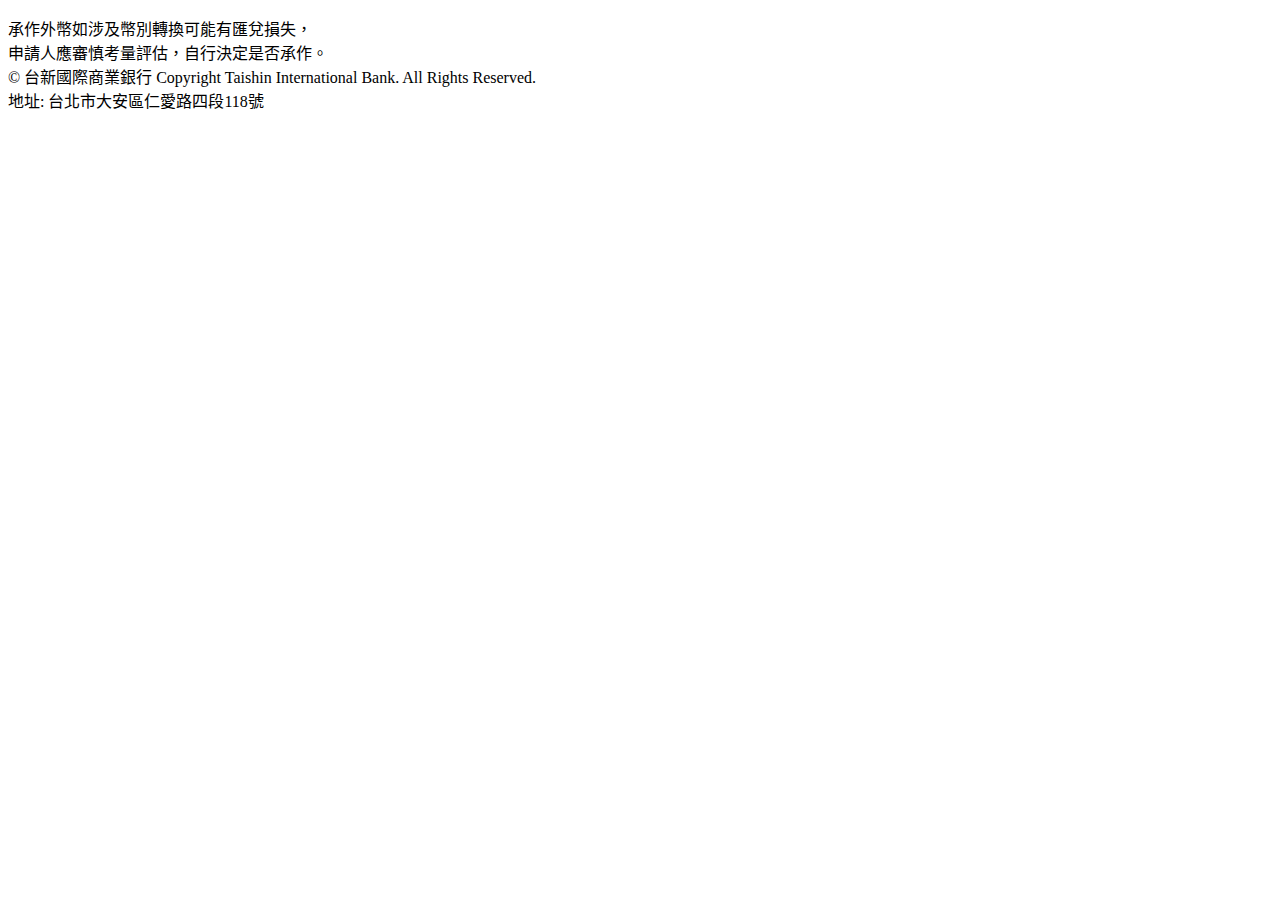
<file: footer.html>
<!DOCTYPE html>
<html lang="zh-tw">
<head>
</head>

<body>
	<div class="wrapper-container footer-container">
		<p class="copyright">
			承作外幣如涉及幣別轉換可能有匯兌損失，<br class="visible-xs">申請人應審慎考量評估，自行決定是否承作。<br>
			© 台新國際商業銀行 Copyright Taishin International Bank. All Rights Reserved. <br class="visible-xs">地址: 台北市大安區仁愛路四段118號
		</p>
	</div>
</body>
</html>
</file>
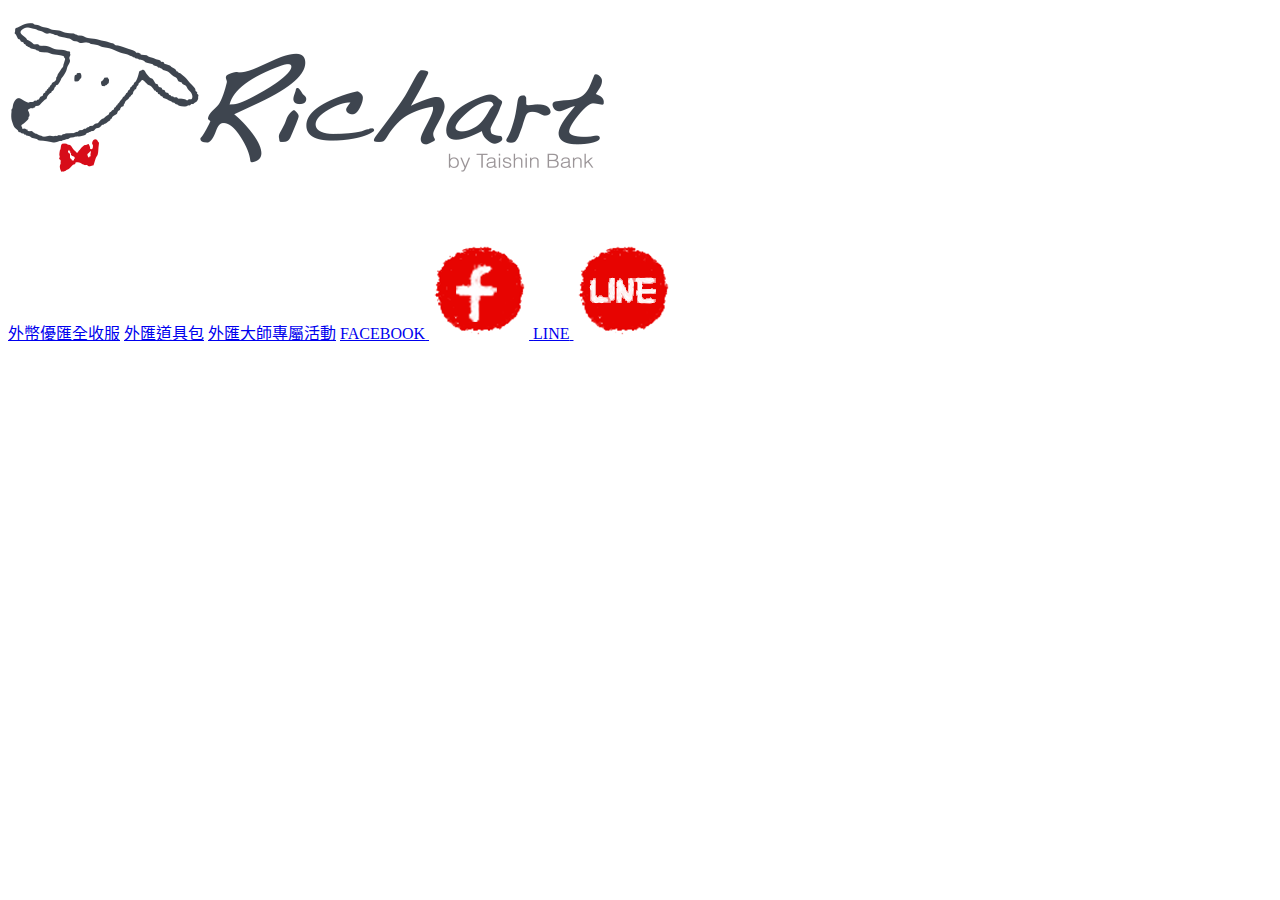
<file: header.html>
<!DOCTYPE html>
<html lang="zh-tw">
<head>
</head>

<body>
	<div class="wrapper-container header-container">
		<h1 class="logo">
			<a href="https://richart.tw/" target="_blank" onclick="trackEvent('click_to_official', 'menubar');">
				<img src="images/global/logo.png" alt="Richart">
			</a>
		</h1>

		<div class="hamburger">
			<li></li>
			<li></li>
		</div>

		<nav>
			<a class="icon icon-1" href="index.html" onclick="trackEvent('click_to_index', 'menubar');"><span>外幣優匯全收服</span></a>
			<a class="icon icon-2" href="features1.html" onclick="trackEvent('click_to_function', 'menubar');"><span>外匯道具包</span></a>
			<a class="icon icon-3" href="activity.html" onclick="trackEvent('click_to_event', 'menubar');"><span>外匯大師專屬活動</span></a>
			<a class="icon icon-4 social" href="https://www.facebook.com/richart.tw/" target="_blank" onclick="trackEvent('link_to_fb', 'menubar');">
				<span class="visible-xs visible-sm">FACEBOOK</span>
				<img class="visible-md visible-lg" src="images/global/logo_fb.png">
			</a>
			<a class="icon icon-5 social" href="https://page.line.me/richart?openQrModal=true" target="_blank" onclick="trackEvent('link_to_line', 'menubar');">
				<span class="visible-xs visible-sm">LINE</span>
				<img class="visible-md visible-lg" src="images/global/logo_line.png">
			</a>
		</nav>
	</div>
</body>
</html>
</file>
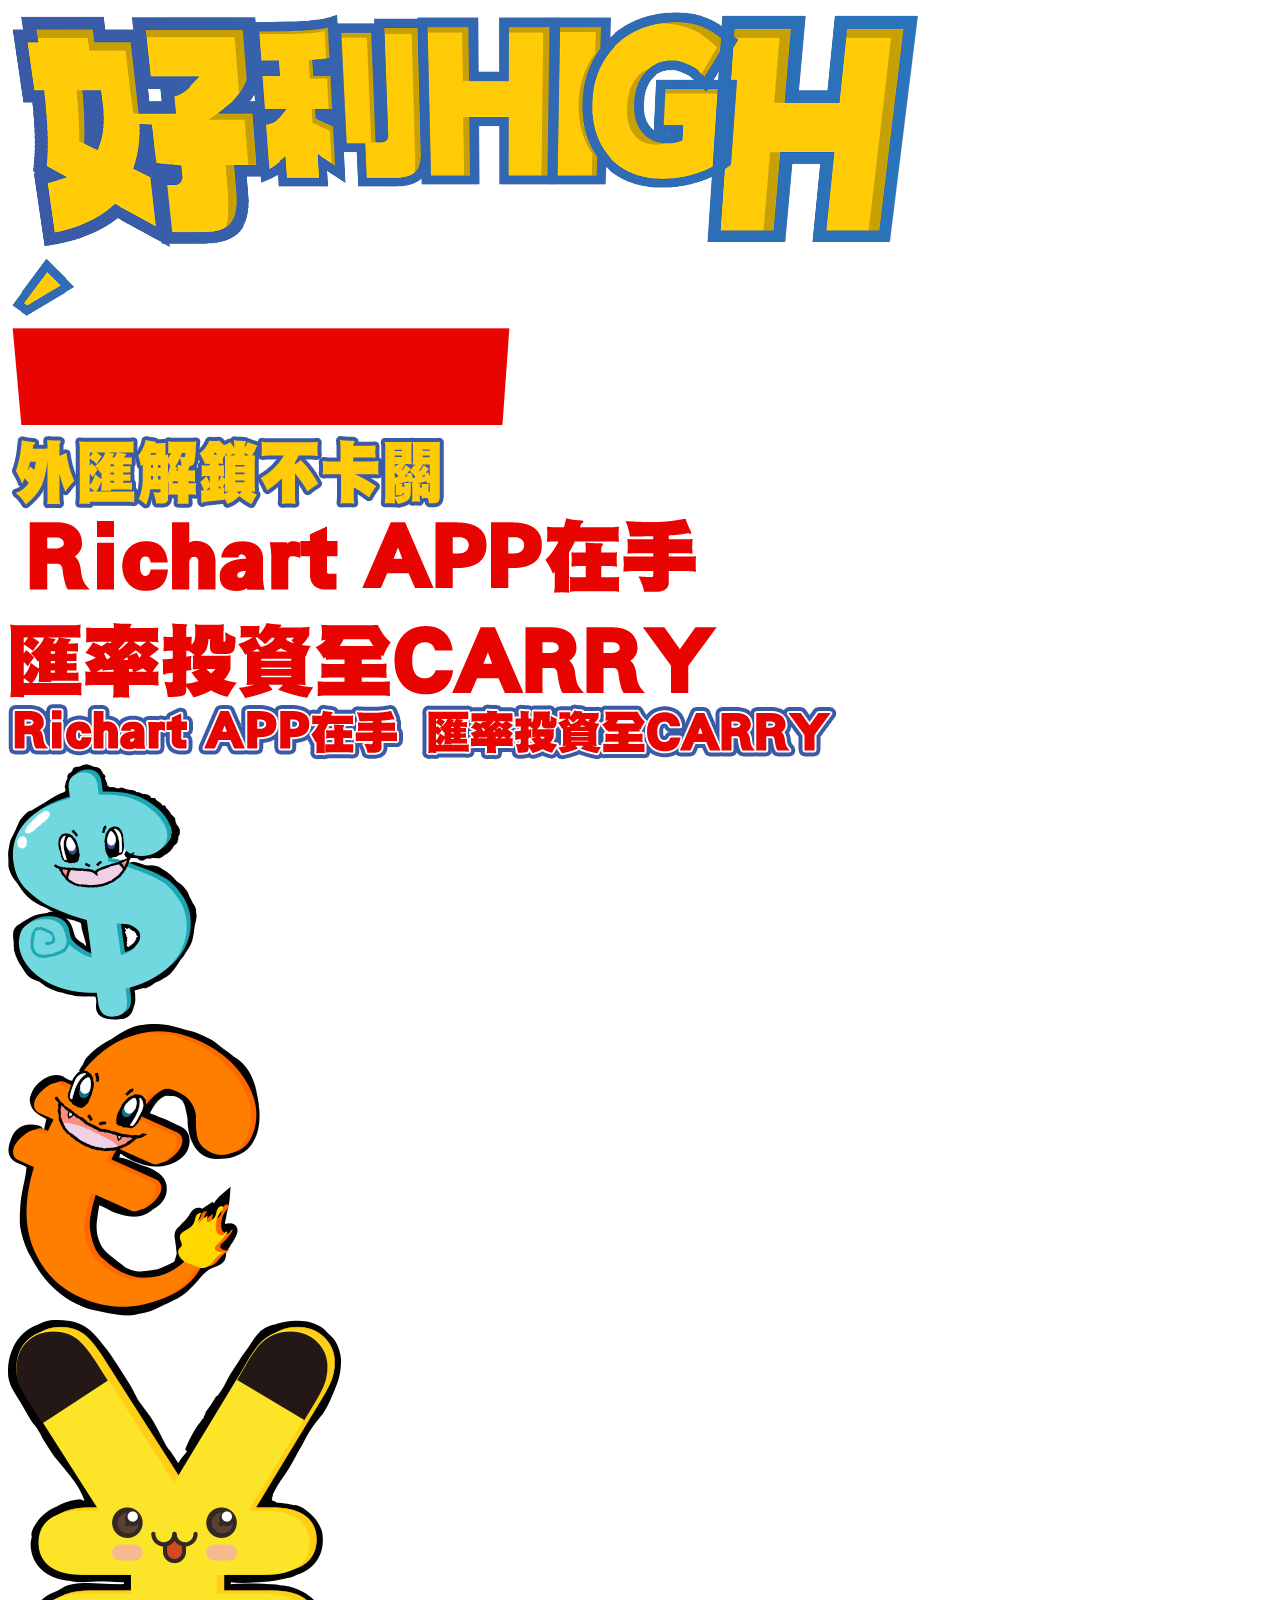
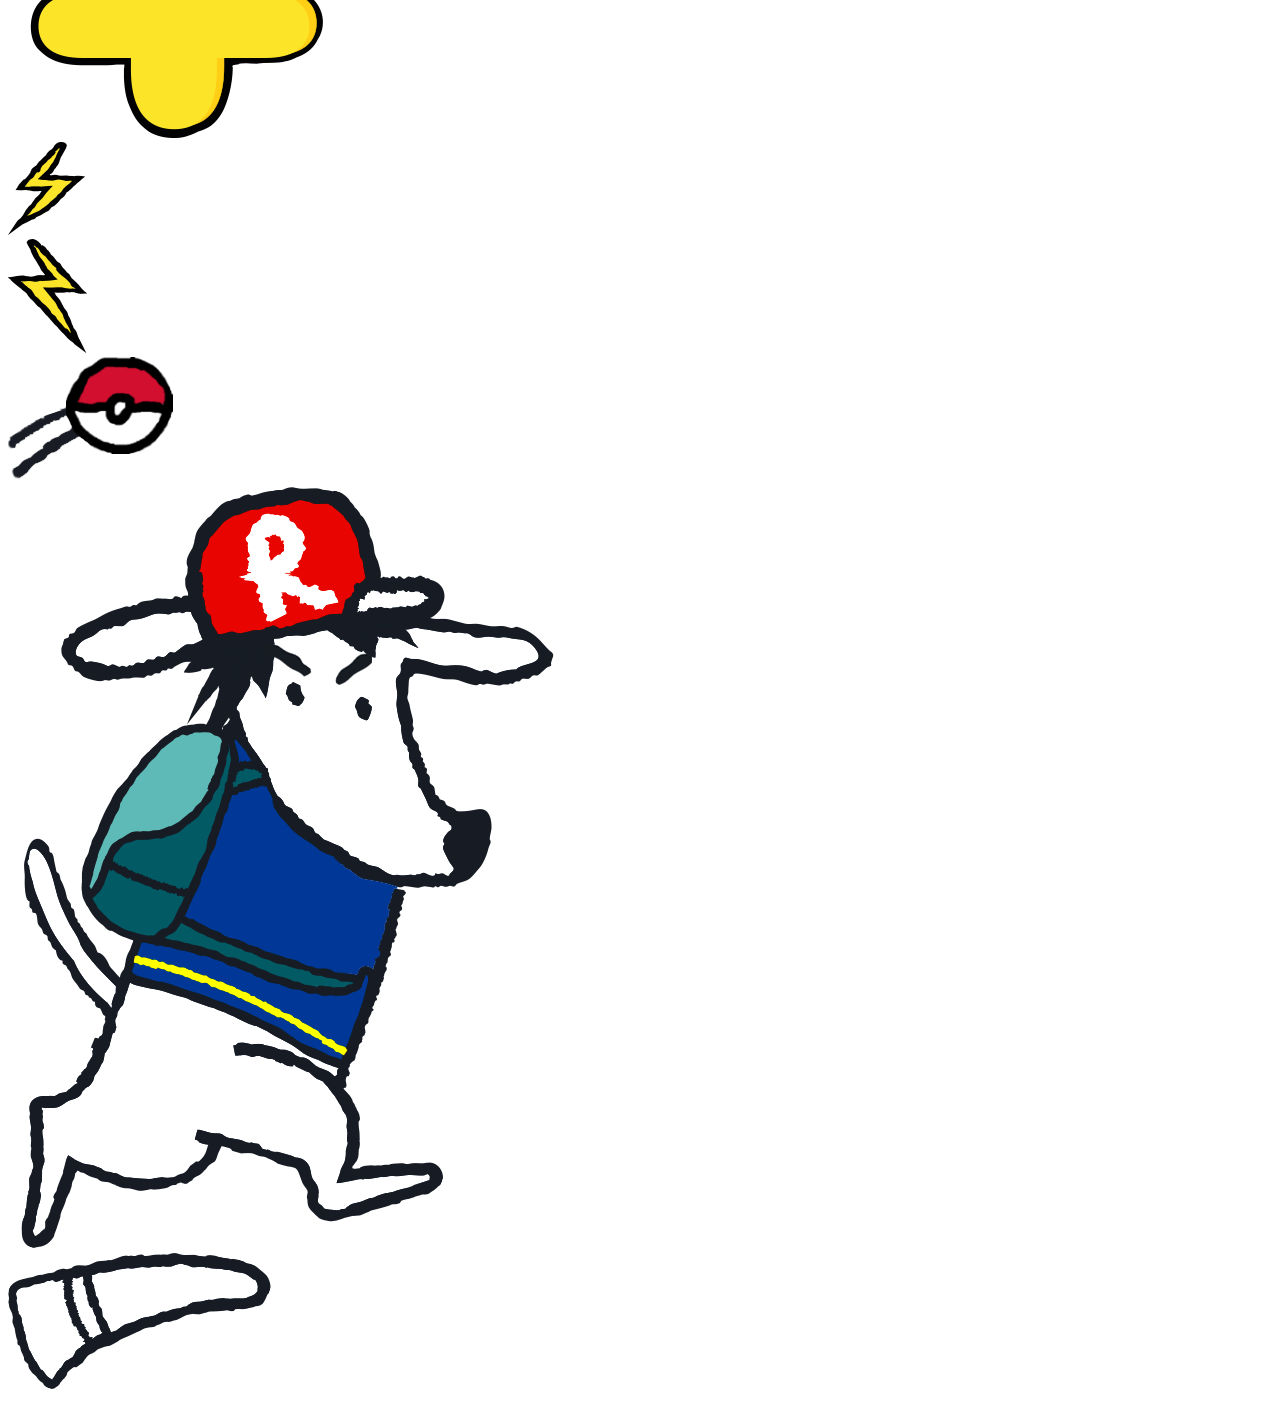
<file: kv.html>
<!DOCTYPE html>
<html lang="zh-tw">
<head>
</head>

<body>
	<div class="kv">
		<div class="all">
		<div class="title-container">
			<img class="title" src="images/kv/title.png">
			<div class="dot"><img src="images/kv/title_dot.png"></div>

			<div class="sub-title">
				<img class="bg" src="images/kv/bg_sub_title.png">
				<div class="text"><img src="images/kv/sub_title.png"></div>
			</div>

			<div class="des"">
				<img class="visible-xs" src="images/kv/des_xs.png">
				<img class="hidden-xs" src="images/kv/des_md.png">
			</div>
		</div>

		<div class="pet-1"><img src="images/kv/pet_1.png"></div>
		<div class="pet-2"><img src="images/kv/pet_2.png"></div>
		<div class="pet-3"><img src="images/kv/pet_3.png"></div>

		<div class="lightning-1"><img src="images/kv/lightning_1.png"></div>
		<div class="lightning-2"><img src="images/kv/lightning_2.png"></div>

		<div class="ball"><img src="images/kv/ball.png"></div>

		<div class="richart">
			<img src="images/kv/richart_body.png">
			<div class="hand"><img src="images/kv/richart_hand.png"></div>
		</div>
		
		<!-- <a class="anchor" href="#">
			<span>SCROLL</span>
			<div class="arrow"></div>
		</a> -->
		</div>
	</div>
</body>
</html>
</file>
<file: css/index.css>
@import url("https://fonts.googleapis.com/css2?family=Noto+Sans+TC:wght@300;400;500;700;900&display=swap");
/*!
 * Bootstrap v3.3.7 (http://getbootstrap.com)
 * Copyright 2011-2018 Twitter, Inc.
 * Licensed under MIT (https://github.com/twbs/bootstrap/blob/master/LICENSE)
 */
/*!
 * Generated using the Bootstrap Customizer (<none>)
 * Config saved to config.json and <none>
 */
/*!
 * Bootstrap v3.3.7 (http://getbootstrap.com)
 * Copyright 2011-2016 Twitter, Inc.
 * Licensed under MIT (https://github.com/twbs/bootstrap/blob/master/LICENSE)
 */
/*! normalize.css v3.0.3 | MIT License | github.com/necolas/normalize.css */
/* line 17, ../_sass/css/common/_bootstrap.scss */
html { font-family: sans-serif; -ms-text-size-adjust: 100%; -webkit-text-size-adjust: 100%; }

/* line 22, ../_sass/css/common/_bootstrap.scss */
body { margin: 0; }

/* line 25, ../_sass/css/common/_bootstrap.scss */
article, aside, details, figcaption, figure, footer, header, hgroup, main, menu, nav, section, summary { display: block; }

/* line 40, ../_sass/css/common/_bootstrap.scss */
audio, canvas, progress, video { display: inline-block; vertical-align: baseline; }

/* line 47, ../_sass/css/common/_bootstrap.scss */
audio:not([controls]) { display: none; height: 0; }

/* line 51, ../_sass/css/common/_bootstrap.scss */
[hidden], template { display: none; }

/* line 55, ../_sass/css/common/_bootstrap.scss */
a { background-color: transparent; }

/* line 58, ../_sass/css/common/_bootstrap.scss */
a:active, a:hover { outline: 0; }

/* line 62, ../_sass/css/common/_bootstrap.scss */
abbr[title] { border-bottom: 1px dotted; }

/* line 65, ../_sass/css/common/_bootstrap.scss */
b, strong { font-weight: bold; }

/* line 69, ../_sass/css/common/_bootstrap.scss */
dfn { font-style: italic; }

/* line 72, ../_sass/css/common/_bootstrap.scss */
h1 { font-size: 2em; margin: 0.67em 0; }

/* line 76, ../_sass/css/common/_bootstrap.scss */
mark { background: #ff0; color: #000; }

/* line 80, ../_sass/css/common/_bootstrap.scss */
small { font-size: 80%; }

/* line 83, ../_sass/css/common/_bootstrap.scss */
sub, sup { font-size: 75%; line-height: 0; position: relative; vertical-align: baseline; }

/* line 90, ../_sass/css/common/_bootstrap.scss */
sup { top: -0.5em; }

/* line 93, ../_sass/css/common/_bootstrap.scss */
sub { bottom: -0.25em; }

/* line 96, ../_sass/css/common/_bootstrap.scss */
img { border: 0; }

/* line 99, ../_sass/css/common/_bootstrap.scss */
svg:not(:root) { overflow: hidden; }

/* line 102, ../_sass/css/common/_bootstrap.scss */
figure { margin: 1em 40px; }

/* line 105, ../_sass/css/common/_bootstrap.scss */
hr { -webkit-box-sizing: content-box; -moz-box-sizing: content-box; box-sizing: content-box; height: 0; }

/* line 111, ../_sass/css/common/_bootstrap.scss */
pre { overflow: auto; }

/* line 114, ../_sass/css/common/_bootstrap.scss */
code, kbd, pre, samp { font-family: monospace, monospace; font-size: 1em; }

/* line 121, ../_sass/css/common/_bootstrap.scss */
button, input, optgroup, select, textarea { color: inherit; font: inherit; margin: 0; }

/* line 130, ../_sass/css/common/_bootstrap.scss */
button { overflow: visible; }

/* line 133, ../_sass/css/common/_bootstrap.scss */
button, select { text-transform: none; }

/* line 137, ../_sass/css/common/_bootstrap.scss */
button, html input[type="button"], input[type="reset"], input[type="submit"] { -webkit-appearance: button; cursor: pointer; }

/* line 144, ../_sass/css/common/_bootstrap.scss */
button[disabled], html input[disabled] { cursor: default; }

/* line 148, ../_sass/css/common/_bootstrap.scss */
button::-moz-focus-inner, input::-moz-focus-inner { border: 0; padding: 0; }

/* line 153, ../_sass/css/common/_bootstrap.scss */
input { line-height: normal; }

/* line 156, ../_sass/css/common/_bootstrap.scss */
input[type="checkbox"], input[type="radio"] { -webkit-box-sizing: border-box; -moz-box-sizing: border-box; box-sizing: border-box; padding: 0; }

/* line 163, ../_sass/css/common/_bootstrap.scss */
input[type="number"]::-webkit-inner-spin-button, input[type="number"]::-webkit-outer-spin-button { height: auto; }

/* line 167, ../_sass/css/common/_bootstrap.scss */
input[type="search"] { -webkit-appearance: textfield; -webkit-box-sizing: content-box; -moz-box-sizing: content-box; box-sizing: content-box; }

/* line 173, ../_sass/css/common/_bootstrap.scss */
input[type="search"]::-webkit-search-cancel-button, input[type="search"]::-webkit-search-decoration { -webkit-appearance: none; }

/* line 177, ../_sass/css/common/_bootstrap.scss */
fieldset { border: 1px solid #c0c0c0; margin: 0 2px; padding: 0.35em 0.625em 0.75em; }

/* line 182, ../_sass/css/common/_bootstrap.scss */
legend { border: 0; padding: 0; }

/* line 186, ../_sass/css/common/_bootstrap.scss */
textarea { overflow: auto; }

/* line 189, ../_sass/css/common/_bootstrap.scss */
optgroup { font-weight: bold; }

/* line 192, ../_sass/css/common/_bootstrap.scss */
table { border-collapse: collapse; border-spacing: 0; }

/* line 196, ../_sass/css/common/_bootstrap.scss */
td, th { padding: 0; }

/*! Source: https://github.com/h5bp/html5-boilerplate/blob/master/src/css/main.css */
@media print { /* line 202, ../_sass/css/common/_bootstrap.scss */
  *, *:before, *:after { background: transparent !important; color: #000 !important; -webkit-box-shadow: none !important; box-shadow: none !important; text-shadow: none !important; }
  /* line 211, ../_sass/css/common/_bootstrap.scss */
  a, a:visited { text-decoration: underline; }
  /* line 215, ../_sass/css/common/_bootstrap.scss */
  a[href]:after { content: " (" attr(href) ")"; }
  /* line 218, ../_sass/css/common/_bootstrap.scss */
  abbr[title]:after { content: " (" attr(title) ")"; }
  /* line 221, ../_sass/css/common/_bootstrap.scss */
  a[href^="#"]:after, a[href^="javascript:"]:after { content: ""; }
  /* line 225, ../_sass/css/common/_bootstrap.scss */
  pre, blockquote { border: 1px solid #999; page-break-inside: avoid; }
  /* line 230, ../_sass/css/common/_bootstrap.scss */
  thead { display: table-header-group; }
  /* line 233, ../_sass/css/common/_bootstrap.scss */
  tr, img { page-break-inside: avoid; }
  /* line 237, ../_sass/css/common/_bootstrap.scss */
  img { max-width: 100% !important; }
  /* line 240, ../_sass/css/common/_bootstrap.scss */
  p, h2, h3 { orphans: 3; widows: 3; }
  /* line 246, ../_sass/css/common/_bootstrap.scss */
  h2, h3 { page-break-after: avoid; }
  /* line 250, ../_sass/css/common/_bootstrap.scss */
  .navbar { display: none; }
  /* line 253, ../_sass/css/common/_bootstrap.scss */
  .btn > .caret, .dropup > .btn > .caret { border-top-color: #000 !important; }
  /* line 257, ../_sass/css/common/_bootstrap.scss */
  .label { border: 1px solid #000; }
  /* line 260, ../_sass/css/common/_bootstrap.scss */
  .table { border-collapse: collapse !important; }
  /* line 263, ../_sass/css/common/_bootstrap.scss */
  .table td, .table th { background-color: #fff !important; }
  /* line 267, ../_sass/css/common/_bootstrap.scss */
  .table-bordered th, .table-bordered td { border: 1px solid #ddd !important; } }
@font-face { font-family: 'Glyphicons Halflings'; src: url("../fonts/glyphicons-halflings-regular.eot"); src: url("../fonts/glyphicons-halflings-regular.eot?#iefix") format("embedded-opentype"), url("../fonts/glyphicons-halflings-regular.woff2") format("woff2"), url("../fonts/glyphicons-halflings-regular.woff") format("woff"), url("../fonts/glyphicons-halflings-regular.ttf") format("truetype"), url("../fonts/glyphicons-halflings-regular.svg#glyphicons_halflingsregular") format("svg"); }
/* line 277, ../_sass/css/common/_bootstrap.scss */
.glyphicon { position: relative; top: 1px; display: inline-block; font-family: 'Glyphicons Halflings'; font-style: normal; font-weight: normal; line-height: 1; -webkit-font-smoothing: antialiased; -moz-osx-font-smoothing: grayscale; }

/* line 288, ../_sass/css/common/_bootstrap.scss */
.glyphicon-asterisk:before { content: "\002a"; }

/* line 291, ../_sass/css/common/_bootstrap.scss */
.glyphicon-plus:before { content: "\002b"; }

/* line 294, ../_sass/css/common/_bootstrap.scss */
.glyphicon-euro:before, .glyphicon-eur:before { content: "\20ac"; }

/* line 298, ../_sass/css/common/_bootstrap.scss */
.glyphicon-minus:before { content: "\2212"; }

/* line 301, ../_sass/css/common/_bootstrap.scss */
.glyphicon-cloud:before { content: "\2601"; }

/* line 304, ../_sass/css/common/_bootstrap.scss */
.glyphicon-envelope:before { content: "\2709"; }

/* line 307, ../_sass/css/common/_bootstrap.scss */
.glyphicon-pencil:before { content: "\270f"; }

/* line 310, ../_sass/css/common/_bootstrap.scss */
.glyphicon-glass:before { content: "\e001"; }

/* line 313, ../_sass/css/common/_bootstrap.scss */
.glyphicon-music:before { content: "\e002"; }

/* line 316, ../_sass/css/common/_bootstrap.scss */
.glyphicon-search:before { content: "\e003"; }

/* line 319, ../_sass/css/common/_bootstrap.scss */
.glyphicon-heart:before { content: "\e005"; }

/* line 322, ../_sass/css/common/_bootstrap.scss */
.glyphicon-star:before { content: "\e006"; }

/* line 325, ../_sass/css/common/_bootstrap.scss */
.glyphicon-star-empty:before { content: "\e007"; }

/* line 328, ../_sass/css/common/_bootstrap.scss */
.glyphicon-user:before { content: "\e008"; }

/* line 331, ../_sass/css/common/_bootstrap.scss */
.glyphicon-film:before { content: "\e009"; }

/* line 334, ../_sass/css/common/_bootstrap.scss */
.glyphicon-th-large:before { content: "\e010"; }

/* line 337, ../_sass/css/common/_bootstrap.scss */
.glyphicon-th:before { content: "\e011"; }

/* line 340, ../_sass/css/common/_bootstrap.scss */
.glyphicon-th-list:before { content: "\e012"; }

/* line 343, ../_sass/css/common/_bootstrap.scss */
.glyphicon-ok:before { content: "\e013"; }

/* line 346, ../_sass/css/common/_bootstrap.scss */
.glyphicon-remove:before { content: "\e014"; }

/* line 349, ../_sass/css/common/_bootstrap.scss */
.glyphicon-zoom-in:before { content: "\e015"; }

/* line 352, ../_sass/css/common/_bootstrap.scss */
.glyphicon-zoom-out:before { content: "\e016"; }

/* line 355, ../_sass/css/common/_bootstrap.scss */
.glyphicon-off:before { content: "\e017"; }

/* line 358, ../_sass/css/common/_bootstrap.scss */
.glyphicon-signal:before { content: "\e018"; }

/* line 361, ../_sass/css/common/_bootstrap.scss */
.glyphicon-cog:before { content: "\e019"; }

/* line 364, ../_sass/css/common/_bootstrap.scss */
.glyphicon-trash:before { content: "\e020"; }

/* line 367, ../_sass/css/common/_bootstrap.scss */
.glyphicon-home:before { content: "\e021"; }

/* line 370, ../_sass/css/common/_bootstrap.scss */
.glyphicon-file:before { content: "\e022"; }

/* line 373, ../_sass/css/common/_bootstrap.scss */
.glyphicon-time:before { content: "\e023"; }

/* line 376, ../_sass/css/common/_bootstrap.scss */
.glyphicon-road:before { content: "\e024"; }

/* line 379, ../_sass/css/common/_bootstrap.scss */
.glyphicon-download-alt:before { content: "\e025"; }

/* line 382, ../_sass/css/common/_bootstrap.scss */
.glyphicon-download:before { content: "\e026"; }

/* line 385, ../_sass/css/common/_bootstrap.scss */
.glyphicon-upload:before { content: "\e027"; }

/* line 388, ../_sass/css/common/_bootstrap.scss */
.glyphicon-inbox:before { content: "\e028"; }

/* line 391, ../_sass/css/common/_bootstrap.scss */
.glyphicon-play-circle:before { content: "\e029"; }

/* line 394, ../_sass/css/common/_bootstrap.scss */
.glyphicon-repeat:before { content: "\e030"; }

/* line 397, ../_sass/css/common/_bootstrap.scss */
.glyphicon-refresh:before { content: "\e031"; }

/* line 400, ../_sass/css/common/_bootstrap.scss */
.glyphicon-list-alt:before { content: "\e032"; }

/* line 403, ../_sass/css/common/_bootstrap.scss */
.glyphicon-lock:before { content: "\e033"; }

/* line 406, ../_sass/css/common/_bootstrap.scss */
.glyphicon-flag:before { content: "\e034"; }

/* line 409, ../_sass/css/common/_bootstrap.scss */
.glyphicon-headphones:before { content: "\e035"; }

/* line 412, ../_sass/css/common/_bootstrap.scss */
.glyphicon-volume-off:before { content: "\e036"; }

/* line 415, ../_sass/css/common/_bootstrap.scss */
.glyphicon-volume-down:before { content: "\e037"; }

/* line 418, ../_sass/css/common/_bootstrap.scss */
.glyphicon-volume-up:before { content: "\e038"; }

/* line 421, ../_sass/css/common/_bootstrap.scss */
.glyphicon-qrcode:before { content: "\e039"; }

/* line 424, ../_sass/css/common/_bootstrap.scss */
.glyphicon-barcode:before { content: "\e040"; }

/* line 427, ../_sass/css/common/_bootstrap.scss */
.glyphicon-tag:before { content: "\e041"; }

/* line 430, ../_sass/css/common/_bootstrap.scss */
.glyphicon-tags:before { content: "\e042"; }

/* line 433, ../_sass/css/common/_bootstrap.scss */
.glyphicon-book:before { content: "\e043"; }

/* line 436, ../_sass/css/common/_bootstrap.scss */
.glyphicon-bookmark:before { content: "\e044"; }

/* line 439, ../_sass/css/common/_bootstrap.scss */
.glyphicon-print:before { content: "\e045"; }

/* line 442, ../_sass/css/common/_bootstrap.scss */
.glyphicon-camera:before { content: "\e046"; }

/* line 445, ../_sass/css/common/_bootstrap.scss */
.glyphicon-font:before { content: "\e047"; }

/* line 448, ../_sass/css/common/_bootstrap.scss */
.glyphicon-bold:before { content: "\e048"; }

/* line 451, ../_sass/css/common/_bootstrap.scss */
.glyphicon-italic:before { content: "\e049"; }

/* line 454, ../_sass/css/common/_bootstrap.scss */
.glyphicon-text-height:before { content: "\e050"; }

/* line 457, ../_sass/css/common/_bootstrap.scss */
.glyphicon-text-width:before { content: "\e051"; }

/* line 460, ../_sass/css/common/_bootstrap.scss */
.glyphicon-align-left:before { content: "\e052"; }

/* line 463, ../_sass/css/common/_bootstrap.scss */
.glyphicon-align-center:before { content: "\e053"; }

/* line 466, ../_sass/css/common/_bootstrap.scss */
.glyphicon-align-right:before { content: "\e054"; }

/* line 469, ../_sass/css/common/_bootstrap.scss */
.glyphicon-align-justify:before { content: "\e055"; }

/* line 472, ../_sass/css/common/_bootstrap.scss */
.glyphicon-list:before { content: "\e056"; }

/* line 475, ../_sass/css/common/_bootstrap.scss */
.glyphicon-indent-left:before { content: "\e057"; }

/* line 478, ../_sass/css/common/_bootstrap.scss */
.glyphicon-indent-right:before { content: "\e058"; }

/* line 481, ../_sass/css/common/_bootstrap.scss */
.glyphicon-facetime-video:before { content: "\e059"; }

/* line 484, ../_sass/css/common/_bootstrap.scss */
.glyphicon-picture:before { content: "\e060"; }

/* line 487, ../_sass/css/common/_bootstrap.scss */
.glyphicon-map-marker:before { content: "\e062"; }

/* line 490, ../_sass/css/common/_bootstrap.scss */
.glyphicon-adjust:before { content: "\e063"; }

/* line 493, ../_sass/css/common/_bootstrap.scss */
.glyphicon-tint:before { content: "\e064"; }

/* line 496, ../_sass/css/common/_bootstrap.scss */
.glyphicon-edit:before { content: "\e065"; }

/* line 499, ../_sass/css/common/_bootstrap.scss */
.glyphicon-share:before { content: "\e066"; }

/* line 502, ../_sass/css/common/_bootstrap.scss */
.glyphicon-check:before { content: "\e067"; }

/* line 505, ../_sass/css/common/_bootstrap.scss */
.glyphicon-move:before { content: "\e068"; }

/* line 508, ../_sass/css/common/_bootstrap.scss */
.glyphicon-step-backward:before { content: "\e069"; }

/* line 511, ../_sass/css/common/_bootstrap.scss */
.glyphicon-fast-backward:before { content: "\e070"; }

/* line 514, ../_sass/css/common/_bootstrap.scss */
.glyphicon-backward:before { content: "\e071"; }

/* line 517, ../_sass/css/common/_bootstrap.scss */
.glyphicon-play:before { content: "\e072"; }

/* line 520, ../_sass/css/common/_bootstrap.scss */
.glyphicon-pause:before { content: "\e073"; }

/* line 523, ../_sass/css/common/_bootstrap.scss */
.glyphicon-stop:before { content: "\e074"; }

/* line 526, ../_sass/css/common/_bootstrap.scss */
.glyphicon-forward:before { content: "\e075"; }

/* line 529, ../_sass/css/common/_bootstrap.scss */
.glyphicon-fast-forward:before { content: "\e076"; }

/* line 532, ../_sass/css/common/_bootstrap.scss */
.glyphicon-step-forward:before { content: "\e077"; }

/* line 535, ../_sass/css/common/_bootstrap.scss */
.glyphicon-eject:before { content: "\e078"; }

/* line 538, ../_sass/css/common/_bootstrap.scss */
.glyphicon-chevron-left:before { content: "\e079"; }

/* line 541, ../_sass/css/common/_bootstrap.scss */
.glyphicon-chevron-right:before { content: "\e080"; }

/* line 544, ../_sass/css/common/_bootstrap.scss */
.glyphicon-plus-sign:before { content: "\e081"; }

/* line 547, ../_sass/css/common/_bootstrap.scss */
.glyphicon-minus-sign:before { content: "\e082"; }

/* line 550, ../_sass/css/common/_bootstrap.scss */
.glyphicon-remove-sign:before { content: "\e083"; }

/* line 553, ../_sass/css/common/_bootstrap.scss */
.glyphicon-ok-sign:before { content: "\e084"; }

/* line 556, ../_sass/css/common/_bootstrap.scss */
.glyphicon-question-sign:before { content: "\e085"; }

/* line 559, ../_sass/css/common/_bootstrap.scss */
.glyphicon-info-sign:before { content: "\e086"; }

/* line 562, ../_sass/css/common/_bootstrap.scss */
.glyphicon-screenshot:before { content: "\e087"; }

/* line 565, ../_sass/css/common/_bootstrap.scss */
.glyphicon-remove-circle:before { content: "\e088"; }

/* line 568, ../_sass/css/common/_bootstrap.scss */
.glyphicon-ok-circle:before { content: "\e089"; }

/* line 571, ../_sass/css/common/_bootstrap.scss */
.glyphicon-ban-circle:before { content: "\e090"; }

/* line 574, ../_sass/css/common/_bootstrap.scss */
.glyphicon-arrow-left:before { content: "\e091"; }

/* line 577, ../_sass/css/common/_bootstrap.scss */
.glyphicon-arrow-right:before { content: "\e092"; }

/* line 580, ../_sass/css/common/_bootstrap.scss */
.glyphicon-arrow-up:before { content: "\e093"; }

/* line 583, ../_sass/css/common/_bootstrap.scss */
.glyphicon-arrow-down:before { content: "\e094"; }

/* line 586, ../_sass/css/common/_bootstrap.scss */
.glyphicon-share-alt:before { content: "\e095"; }

/* line 589, ../_sass/css/common/_bootstrap.scss */
.glyphicon-resize-full:before { content: "\e096"; }

/* line 592, ../_sass/css/common/_bootstrap.scss */
.glyphicon-resize-small:before { content: "\e097"; }

/* line 595, ../_sass/css/common/_bootstrap.scss */
.glyphicon-exclamation-sign:before { content: "\e101"; }

/* line 598, ../_sass/css/common/_bootstrap.scss */
.glyphicon-gift:before { content: "\e102"; }

/* line 601, ../_sass/css/common/_bootstrap.scss */
.glyphicon-leaf:before { content: "\e103"; }

/* line 604, ../_sass/css/common/_bootstrap.scss */
.glyphicon-fire:before { content: "\e104"; }

/* line 607, ../_sass/css/common/_bootstrap.scss */
.glyphicon-eye-open:before { content: "\e105"; }

/* line 610, ../_sass/css/common/_bootstrap.scss */
.glyphicon-eye-close:before { content: "\e106"; }

/* line 613, ../_sass/css/common/_bootstrap.scss */
.glyphicon-warning-sign:before { content: "\e107"; }

/* line 616, ../_sass/css/common/_bootstrap.scss */
.glyphicon-plane:before { content: "\e108"; }

/* line 619, ../_sass/css/common/_bootstrap.scss */
.glyphicon-calendar:before { content: "\e109"; }

/* line 622, ../_sass/css/common/_bootstrap.scss */
.glyphicon-random:before { content: "\e110"; }

/* line 625, ../_sass/css/common/_bootstrap.scss */
.glyphicon-comment:before { content: "\e111"; }

/* line 628, ../_sass/css/common/_bootstrap.scss */
.glyphicon-magnet:before { content: "\e112"; }

/* line 631, ../_sass/css/common/_bootstrap.scss */
.glyphicon-chevron-up:before { content: "\e113"; }

/* line 634, ../_sass/css/common/_bootstrap.scss */
.glyphicon-chevron-down:before { content: "\e114"; }

/* line 637, ../_sass/css/common/_bootstrap.scss */
.glyphicon-retweet:before { content: "\e115"; }

/* line 640, ../_sass/css/common/_bootstrap.scss */
.glyphicon-shopping-cart:before { content: "\e116"; }

/* line 643, ../_sass/css/common/_bootstrap.scss */
.glyphicon-folder-close:before { content: "\e117"; }

/* line 646, ../_sass/css/common/_bootstrap.scss */
.glyphicon-folder-open:before { content: "\e118"; }

/* line 649, ../_sass/css/common/_bootstrap.scss */
.glyphicon-resize-vertical:before { content: "\e119"; }

/* line 652, ../_sass/css/common/_bootstrap.scss */
.glyphicon-resize-horizontal:before { content: "\e120"; }

/* line 655, ../_sass/css/common/_bootstrap.scss */
.glyphicon-hdd:before { content: "\e121"; }

/* line 658, ../_sass/css/common/_bootstrap.scss */
.glyphicon-bullhorn:before { content: "\e122"; }

/* line 661, ../_sass/css/common/_bootstrap.scss */
.glyphicon-bell:before { content: "\e123"; }

/* line 664, ../_sass/css/common/_bootstrap.scss */
.glyphicon-certificate:before { content: "\e124"; }

/* line 667, ../_sass/css/common/_bootstrap.scss */
.glyphicon-thumbs-up:before { content: "\e125"; }

/* line 670, ../_sass/css/common/_bootstrap.scss */
.glyphicon-thumbs-down:before { content: "\e126"; }

/* line 673, ../_sass/css/common/_bootstrap.scss */
.glyphicon-hand-right:before { content: "\e127"; }

/* line 676, ../_sass/css/common/_bootstrap.scss */
.glyphicon-hand-left:before { content: "\e128"; }

/* line 679, ../_sass/css/common/_bootstrap.scss */
.glyphicon-hand-up:before { content: "\e129"; }

/* line 682, ../_sass/css/common/_bootstrap.scss */
.glyphicon-hand-down:before { content: "\e130"; }

/* line 685, ../_sass/css/common/_bootstrap.scss */
.glyphicon-circle-arrow-right:before { content: "\e131"; }

/* line 688, ../_sass/css/common/_bootstrap.scss */
.glyphicon-circle-arrow-left:before { content: "\e132"; }

/* line 691, ../_sass/css/common/_bootstrap.scss */
.glyphicon-circle-arrow-up:before { content: "\e133"; }

/* line 694, ../_sass/css/common/_bootstrap.scss */
.glyphicon-circle-arrow-down:before { content: "\e134"; }

/* line 697, ../_sass/css/common/_bootstrap.scss */
.glyphicon-globe:before { content: "\e135"; }

/* line 700, ../_sass/css/common/_bootstrap.scss */
.glyphicon-wrench:before { content: "\e136"; }

/* line 703, ../_sass/css/common/_bootstrap.scss */
.glyphicon-tasks:before { content: "\e137"; }

/* line 706, ../_sass/css/common/_bootstrap.scss */
.glyphicon-filter:before { content: "\e138"; }

/* line 709, ../_sass/css/common/_bootstrap.scss */
.glyphicon-briefcase:before { content: "\e139"; }

/* line 712, ../_sass/css/common/_bootstrap.scss */
.glyphicon-fullscreen:before { content: "\e140"; }

/* line 715, ../_sass/css/common/_bootstrap.scss */
.glyphicon-dashboard:before { content: "\e141"; }

/* line 718, ../_sass/css/common/_bootstrap.scss */
.glyphicon-paperclip:before { content: "\e142"; }

/* line 721, ../_sass/css/common/_bootstrap.scss */
.glyphicon-heart-empty:before { content: "\e143"; }

/* line 724, ../_sass/css/common/_bootstrap.scss */
.glyphicon-link:before { content: "\e144"; }

/* line 727, ../_sass/css/common/_bootstrap.scss */
.glyphicon-phone:before { content: "\e145"; }

/* line 730, ../_sass/css/common/_bootstrap.scss */
.glyphicon-pushpin:before { content: "\e146"; }

/* line 733, ../_sass/css/common/_bootstrap.scss */
.glyphicon-usd:before { content: "\e148"; }

/* line 736, ../_sass/css/common/_bootstrap.scss */
.glyphicon-gbp:before { content: "\e149"; }

/* line 739, ../_sass/css/common/_bootstrap.scss */
.glyphicon-sort:before { content: "\e150"; }

/* line 742, ../_sass/css/common/_bootstrap.scss */
.glyphicon-sort-by-alphabet:before { content: "\e151"; }

/* line 745, ../_sass/css/common/_bootstrap.scss */
.glyphicon-sort-by-alphabet-alt:before { content: "\e152"; }

/* line 748, ../_sass/css/common/_bootstrap.scss */
.glyphicon-sort-by-order:before { content: "\e153"; }

/* line 751, ../_sass/css/common/_bootstrap.scss */
.glyphicon-sort-by-order-alt:before { content: "\e154"; }

/* line 754, ../_sass/css/common/_bootstrap.scss */
.glyphicon-sort-by-attributes:before { content: "\e155"; }

/* line 757, ../_sass/css/common/_bootstrap.scss */
.glyphicon-sort-by-attributes-alt:before { content: "\e156"; }

/* line 760, ../_sass/css/common/_bootstrap.scss */
.glyphicon-unchecked:before { content: "\e157"; }

/* line 763, ../_sass/css/common/_bootstrap.scss */
.glyphicon-expand:before { content: "\e158"; }

/* line 766, ../_sass/css/common/_bootstrap.scss */
.glyphicon-collapse-down:before { content: "\e159"; }

/* line 769, ../_sass/css/common/_bootstrap.scss */
.glyphicon-collapse-up:before { content: "\e160"; }

/* line 772, ../_sass/css/common/_bootstrap.scss */
.glyphicon-log-in:before { content: "\e161"; }

/* line 775, ../_sass/css/common/_bootstrap.scss */
.glyphicon-flash:before { content: "\e162"; }

/* line 778, ../_sass/css/common/_bootstrap.scss */
.glyphicon-log-out:before { content: "\e163"; }

/* line 781, ../_sass/css/common/_bootstrap.scss */
.glyphicon-new-window:before { content: "\e164"; }

/* line 784, ../_sass/css/common/_bootstrap.scss */
.glyphicon-record:before { content: "\e165"; }

/* line 787, ../_sass/css/common/_bootstrap.scss */
.glyphicon-save:before { content: "\e166"; }

/* line 790, ../_sass/css/common/_bootstrap.scss */
.glyphicon-open:before { content: "\e167"; }

/* line 793, ../_sass/css/common/_bootstrap.scss */
.glyphicon-saved:before { content: "\e168"; }

/* line 796, ../_sass/css/common/_bootstrap.scss */
.glyphicon-import:before { content: "\e169"; }

/* line 799, ../_sass/css/common/_bootstrap.scss */
.glyphicon-export:before { content: "\e170"; }

/* line 802, ../_sass/css/common/_bootstrap.scss */
.glyphicon-send:before { content: "\e171"; }

/* line 805, ../_sass/css/common/_bootstrap.scss */
.glyphicon-floppy-disk:before { content: "\e172"; }

/* line 808, ../_sass/css/common/_bootstrap.scss */
.glyphicon-floppy-saved:before { content: "\e173"; }

/* line 811, ../_sass/css/common/_bootstrap.scss */
.glyphicon-floppy-remove:before { content: "\e174"; }

/* line 814, ../_sass/css/common/_bootstrap.scss */
.glyphicon-floppy-save:before { content: "\e175"; }

/* line 817, ../_sass/css/common/_bootstrap.scss */
.glyphicon-floppy-open:before { content: "\e176"; }

/* line 820, ../_sass/css/common/_bootstrap.scss */
.glyphicon-credit-card:before { content: "\e177"; }

/* line 823, ../_sass/css/common/_bootstrap.scss */
.glyphicon-transfer:before { content: "\e178"; }

/* line 826, ../_sass/css/common/_bootstrap.scss */
.glyphicon-cutlery:before { content: "\e179"; }

/* line 829, ../_sass/css/common/_bootstrap.scss */
.glyphicon-header:before { content: "\e180"; }

/* line 832, ../_sass/css/common/_bootstrap.scss */
.glyphicon-compressed:before { content: "\e181"; }

/* line 835, ../_sass/css/common/_bootstrap.scss */
.glyphicon-earphone:before { content: "\e182"; }

/* line 838, ../_sass/css/common/_bootstrap.scss */
.glyphicon-phone-alt:before { content: "\e183"; }

/* line 841, ../_sass/css/common/_bootstrap.scss */
.glyphicon-tower:before { content: "\e184"; }

/* line 844, ../_sass/css/common/_bootstrap.scss */
.glyphicon-stats:before { content: "\e185"; }

/* line 847, ../_sass/css/common/_bootstrap.scss */
.glyphicon-sd-video:before { content: "\e186"; }

/* line 850, ../_sass/css/common/_bootstrap.scss */
.glyphicon-hd-video:before { content: "\e187"; }

/* line 853, ../_sass/css/common/_bootstrap.scss */
.glyphicon-subtitles:before { content: "\e188"; }

/* line 856, ../_sass/css/common/_bootstrap.scss */
.glyphicon-sound-stereo:before { content: "\e189"; }

/* line 859, ../_sass/css/common/_bootstrap.scss */
.glyphicon-sound-dolby:before { content: "\e190"; }

/* line 862, ../_sass/css/common/_bootstrap.scss */
.glyphicon-sound-5-1:before { content: "\e191"; }

/* line 865, ../_sass/css/common/_bootstrap.scss */
.glyphicon-sound-6-1:before { content: "\e192"; }

/* line 868, ../_sass/css/common/_bootstrap.scss */
.glyphicon-sound-7-1:before { content: "\e193"; }

/* line 871, ../_sass/css/common/_bootstrap.scss */
.glyphicon-copyright-mark:before { content: "\e194"; }

/* line 874, ../_sass/css/common/_bootstrap.scss */
.glyphicon-registration-mark:before { content: "\e195"; }

/* line 877, ../_sass/css/common/_bootstrap.scss */
.glyphicon-cloud-download:before { content: "\e197"; }

/* line 880, ../_sass/css/common/_bootstrap.scss */
.glyphicon-cloud-upload:before { content: "\e198"; }

/* line 883, ../_sass/css/common/_bootstrap.scss */
.glyphicon-tree-conifer:before { content: "\e199"; }

/* line 886, ../_sass/css/common/_bootstrap.scss */
.glyphicon-tree-deciduous:before { content: "\e200"; }

/* line 889, ../_sass/css/common/_bootstrap.scss */
.glyphicon-cd:before { content: "\e201"; }

/* line 892, ../_sass/css/common/_bootstrap.scss */
.glyphicon-save-file:before { content: "\e202"; }

/* line 895, ../_sass/css/common/_bootstrap.scss */
.glyphicon-open-file:before { content: "\e203"; }

/* line 898, ../_sass/css/common/_bootstrap.scss */
.glyphicon-level-up:before { content: "\e204"; }

/* line 901, ../_sass/css/common/_bootstrap.scss */
.glyphicon-copy:before { content: "\e205"; }

/* line 904, ../_sass/css/common/_bootstrap.scss */
.glyphicon-paste:before { content: "\e206"; }

/* line 907, ../_sass/css/common/_bootstrap.scss */
.glyphicon-alert:before { content: "\e209"; }

/* line 910, ../_sass/css/common/_bootstrap.scss */
.glyphicon-equalizer:before { content: "\e210"; }

/* line 913, ../_sass/css/common/_bootstrap.scss */
.glyphicon-king:before { content: "\e211"; }

/* line 916, ../_sass/css/common/_bootstrap.scss */
.glyphicon-queen:before { content: "\e212"; }

/* line 919, ../_sass/css/common/_bootstrap.scss */
.glyphicon-pawn:before { content: "\e213"; }

/* line 922, ../_sass/css/common/_bootstrap.scss */
.glyphicon-bishop:before { content: "\e214"; }

/* line 925, ../_sass/css/common/_bootstrap.scss */
.glyphicon-knight:before { content: "\e215"; }

/* line 928, ../_sass/css/common/_bootstrap.scss */
.glyphicon-baby-formula:before { content: "\e216"; }

/* line 931, ../_sass/css/common/_bootstrap.scss */
.glyphicon-tent:before { content: "\26fa"; }

/* line 934, ../_sass/css/common/_bootstrap.scss */
.glyphicon-blackboard:before { content: "\e218"; }

/* line 937, ../_sass/css/common/_bootstrap.scss */
.glyphicon-bed:before { content: "\e219"; }

/* line 940, ../_sass/css/common/_bootstrap.scss */
.glyphicon-apple:before { content: "\f8ff"; }

/* line 943, ../_sass/css/common/_bootstrap.scss */
.glyphicon-erase:before { content: "\e221"; }

/* line 946, ../_sass/css/common/_bootstrap.scss */
.glyphicon-hourglass:before { content: "\231b"; }

/* line 949, ../_sass/css/common/_bootstrap.scss */
.glyphicon-lamp:before { content: "\e223"; }

/* line 952, ../_sass/css/common/_bootstrap.scss */
.glyphicon-duplicate:before { content: "\e224"; }

/* line 955, ../_sass/css/common/_bootstrap.scss */
.glyphicon-piggy-bank:before { content: "\e225"; }

/* line 958, ../_sass/css/common/_bootstrap.scss */
.glyphicon-scissors:before { content: "\e226"; }

/* line 961, ../_sass/css/common/_bootstrap.scss */
.glyphicon-bitcoin:before { content: "\e227"; }

/* line 964, ../_sass/css/common/_bootstrap.scss */
.glyphicon-btc:before { content: "\e227"; }

/* line 967, ../_sass/css/common/_bootstrap.scss */
.glyphicon-xbt:before { content: "\e227"; }

/* line 970, ../_sass/css/common/_bootstrap.scss */
.glyphicon-yen:before { content: "\00a5"; }

/* line 973, ../_sass/css/common/_bootstrap.scss */
.glyphicon-jpy:before { content: "\00a5"; }

/* line 976, ../_sass/css/common/_bootstrap.scss */
.glyphicon-ruble:before { content: "\20bd"; }

/* line 979, ../_sass/css/common/_bootstrap.scss */
.glyphicon-rub:before { content: "\20bd"; }

/* line 982, ../_sass/css/common/_bootstrap.scss */
.glyphicon-scale:before { content: "\e230"; }

/* line 985, ../_sass/css/common/_bootstrap.scss */
.glyphicon-ice-lolly:before { content: "\e231"; }

/* line 988, ../_sass/css/common/_bootstrap.scss */
.glyphicon-ice-lolly-tasted:before { content: "\e232"; }

/* line 991, ../_sass/css/common/_bootstrap.scss */
.glyphicon-education:before { content: "\e233"; }

/* line 994, ../_sass/css/common/_bootstrap.scss */
.glyphicon-option-horizontal:before { content: "\e234"; }

/* line 997, ../_sass/css/common/_bootstrap.scss */
.glyphicon-option-vertical:before { content: "\e235"; }

/* line 1000, ../_sass/css/common/_bootstrap.scss */
.glyphicon-menu-hamburger:before { content: "\e236"; }

/* line 1003, ../_sass/css/common/_bootstrap.scss */
.glyphicon-modal-window:before { content: "\e237"; }

/* line 1006, ../_sass/css/common/_bootstrap.scss */
.glyphicon-oil:before { content: "\e238"; }

/* line 1009, ../_sass/css/common/_bootstrap.scss */
.glyphicon-grain:before { content: "\e239"; }

/* line 1012, ../_sass/css/common/_bootstrap.scss */
.glyphicon-sunglasses:before { content: "\e240"; }

/* line 1015, ../_sass/css/common/_bootstrap.scss */
.glyphicon-text-size:before { content: "\e241"; }

/* line 1018, ../_sass/css/common/_bootstrap.scss */
.glyphicon-text-color:before { content: "\e242"; }

/* line 1021, ../_sass/css/common/_bootstrap.scss */
.glyphicon-text-background:before { content: "\e243"; }

/* line 1024, ../_sass/css/common/_bootstrap.scss */
.glyphicon-object-align-top:before { content: "\e244"; }

/* line 1027, ../_sass/css/common/_bootstrap.scss */
.glyphicon-object-align-bottom:before { content: "\e245"; }

/* line 1030, ../_sass/css/common/_bootstrap.scss */
.glyphicon-object-align-horizontal:before { content: "\e246"; }

/* line 1033, ../_sass/css/common/_bootstrap.scss */
.glyphicon-object-align-left:before { content: "\e247"; }

/* line 1036, ../_sass/css/common/_bootstrap.scss */
.glyphicon-object-align-vertical:before { content: "\e248"; }

/* line 1039, ../_sass/css/common/_bootstrap.scss */
.glyphicon-object-align-right:before { content: "\e249"; }

/* line 1042, ../_sass/css/common/_bootstrap.scss */
.glyphicon-triangle-right:before { content: "\e250"; }

/* line 1045, ../_sass/css/common/_bootstrap.scss */
.glyphicon-triangle-left:before { content: "\e251"; }

/* line 1048, ../_sass/css/common/_bootstrap.scss */
.glyphicon-triangle-bottom:before { content: "\e252"; }

/* line 1051, ../_sass/css/common/_bootstrap.scss */
.glyphicon-triangle-top:before { content: "\e253"; }

/* line 1054, ../_sass/css/common/_bootstrap.scss */
.glyphicon-console:before { content: "\e254"; }

/* line 1057, ../_sass/css/common/_bootstrap.scss */
.glyphicon-superscript:before { content: "\e255"; }

/* line 1060, ../_sass/css/common/_bootstrap.scss */
.glyphicon-subscript:before { content: "\e256"; }

/* line 1063, ../_sass/css/common/_bootstrap.scss */
.glyphicon-menu-left:before { content: "\e257"; }

/* line 1066, ../_sass/css/common/_bootstrap.scss */
.glyphicon-menu-right:before { content: "\e258"; }

/* line 1069, ../_sass/css/common/_bootstrap.scss */
.glyphicon-menu-down:before { content: "\e259"; }

/* line 1072, ../_sass/css/common/_bootstrap.scss */
.glyphicon-menu-up:before { content: "\e260"; }

/* line 1075, ../_sass/css/common/_bootstrap.scss */
* { -webkit-box-sizing: border-box; -moz-box-sizing: border-box; box-sizing: border-box; }

/* line 1080, ../_sass/css/common/_bootstrap.scss */
*:before, *:after { -webkit-box-sizing: border-box; -moz-box-sizing: border-box; box-sizing: border-box; }

/* line 1086, ../_sass/css/common/_bootstrap.scss */
html { font-size: 10px; -webkit-tap-highlight-color: transparent; }

/* line 1090, ../_sass/css/common/_bootstrap.scss */
body { font-family: "Helvetica Neue", Helvetica, Arial, sans-serif; font-size: 14px; line-height: 1.42857143; color: #333333; background-color: #ffffff; }

/* line 1097, ../_sass/css/common/_bootstrap.scss */
input, button, select, textarea { font-family: inherit; font-size: inherit; line-height: inherit; }

/* line 1105, ../_sass/css/common/_bootstrap.scss */
a { color: #337ab7; text-decoration: none; }

/* line 1109, ../_sass/css/common/_bootstrap.scss */
a:hover, a:focus { color: #23527c; text-decoration: underline; }

/* line 1114, ../_sass/css/common/_bootstrap.scss */
a:focus { outline: 5px auto -webkit-focus-ring-color; outline-offset: -2px; }

/* line 1118, ../_sass/css/common/_bootstrap.scss */
figure { margin: 0; }

/* line 1121, ../_sass/css/common/_bootstrap.scss */
img { vertical-align: middle; }

/* line 1124, ../_sass/css/common/_bootstrap.scss */
.img-responsive, .thumbnail > img, .thumbnail a > img, .carousel-inner > .item > img, .carousel-inner > .item > a > img { display: block; max-width: 100%; height: auto; }

/* line 1133, ../_sass/css/common/_bootstrap.scss */
.img-rounded { border-radius: 6px; }

/* line 1136, ../_sass/css/common/_bootstrap.scss */
.img-thumbnail { padding: 4px; line-height: 1.42857143; background-color: #ffffff; border: 1px solid #dddddd; border-radius: 4px; -webkit-transition: all 0.2s ease-in-out; -o-transition: all 0.2s ease-in-out; transition: all 0.2s ease-in-out; display: inline-block; max-width: 100%; height: auto; }

/* line 1149, ../_sass/css/common/_bootstrap.scss */
.img-circle { border-radius: 50%; }

/* line 1152, ../_sass/css/common/_bootstrap.scss */
hr { margin-top: 20px; margin-bottom: 20px; border: 0; border-top: 1px solid #eeeeee; }

/* line 1158, ../_sass/css/common/_bootstrap.scss */
.sr-only { position: absolute; width: 1px; height: 1px; margin: -1px; padding: 0; overflow: hidden; clip: rect(0, 0, 0, 0); border: 0; }

/* line 1168, ../_sass/css/common/_bootstrap.scss */
.sr-only-focusable:active, .sr-only-focusable:focus { position: static; width: auto; height: auto; margin: 0; overflow: visible; clip: auto; }

/* line 1177, ../_sass/css/common/_bootstrap.scss */
[role="button"] { cursor: pointer; }

/* line 1180, ../_sass/css/common/_bootstrap.scss */
h1, h2, h3, h4, h5, h6, .h1, .h2, .h3, .h4, .h5, .h6 { font-family: inherit; font-weight: 500; line-height: 1.1; color: inherit; }

/* line 1197, ../_sass/css/common/_bootstrap.scss */
h1 small, h2 small, h3 small, h4 small, h5 small, h6 small, .h1 small, .h2 small, .h3 small, .h4 small, .h5 small, .h6 small, h1 .small, h2 .small, h3 .small, h4 .small, h5 .small, h6 .small, .h1 .small, .h2 .small, .h3 .small, .h4 .small, .h5 .small, .h6 .small { font-weight: normal; line-height: 1; color: #777777; }

/* line 1225, ../_sass/css/common/_bootstrap.scss */
h1, .h1, h2, .h2, h3, .h3 { margin-top: 20px; margin-bottom: 10px; }

/* line 1234, ../_sass/css/common/_bootstrap.scss */
h1 small, .h1 small, h2 small, .h2 small, h3 small, .h3 small, h1 .small, .h1 .small, h2 .small, .h2 .small, h3 .small, .h3 .small { font-size: 65%; }

/* line 1248, ../_sass/css/common/_bootstrap.scss */
h4, .h4, h5, .h5, h6, .h6 { margin-top: 10px; margin-bottom: 10px; }

/* line 1257, ../_sass/css/common/_bootstrap.scss */
h4 small, .h4 small, h5 small, .h5 small, h6 small, .h6 small, h4 .small, .h4 .small, h5 .small, .h5 .small, h6 .small, .h6 .small { font-size: 75%; }

/* line 1271, ../_sass/css/common/_bootstrap.scss */
h1, .h1 { font-size: 36px; }

/* line 1275, ../_sass/css/common/_bootstrap.scss */
h2, .h2 { font-size: 30px; }

/* line 1279, ../_sass/css/common/_bootstrap.scss */
h3, .h3 { font-size: 24px; }

/* line 1283, ../_sass/css/common/_bootstrap.scss */
h4, .h4 { font-size: 18px; }

/* line 1287, ../_sass/css/common/_bootstrap.scss */
h5, .h5 { font-size: 14px; }

/* line 1291, ../_sass/css/common/_bootstrap.scss */
h6, .h6 { font-size: 12px; }

/* line 1295, ../_sass/css/common/_bootstrap.scss */
p { margin: 0 0 10px; }

/* line 1298, ../_sass/css/common/_bootstrap.scss */
.lead { margin-bottom: 20px; font-size: 16px; font-weight: 300; line-height: 1.4; }

@media (min-width: 768px) { /* line 1305, ../_sass/css/common/_bootstrap.scss */
  .lead { font-size: 21px; } }
/* line 1309, ../_sass/css/common/_bootstrap.scss */
small, .small { font-size: 85%; }

/* line 1313, ../_sass/css/common/_bootstrap.scss */
mark, .mark { background-color: #fcf8e3; padding: .2em; }

/* line 1318, ../_sass/css/common/_bootstrap.scss */
.text-left { text-align: left; }

/* line 1321, ../_sass/css/common/_bootstrap.scss */
.text-right { text-align: right; }

/* line 1324, ../_sass/css/common/_bootstrap.scss */
.text-center { text-align: center; }

/* line 1327, ../_sass/css/common/_bootstrap.scss */
.text-justify { text-align: justify; }

/* line 1330, ../_sass/css/common/_bootstrap.scss */
.text-nowrap { white-space: nowrap; }

/* line 1333, ../_sass/css/common/_bootstrap.scss */
.text-lowercase { text-transform: lowercase; }

/* line 1336, ../_sass/css/common/_bootstrap.scss */
.text-uppercase { text-transform: uppercase; }

/* line 1339, ../_sass/css/common/_bootstrap.scss */
.text-capitalize { text-transform: capitalize; }

/* line 1342, ../_sass/css/common/_bootstrap.scss */
.text-muted { color: #777777; }

/* line 1345, ../_sass/css/common/_bootstrap.scss */
.text-primary { color: #337ab7; }

/* line 1348, ../_sass/css/common/_bootstrap.scss */
a.text-primary:hover, a.text-primary:focus { color: #286090; }

/* line 1352, ../_sass/css/common/_bootstrap.scss */
.text-success { color: #3c763d; }

/* line 1355, ../_sass/css/common/_bootstrap.scss */
a.text-success:hover, a.text-success:focus { color: #2b542c; }

/* line 1359, ../_sass/css/common/_bootstrap.scss */
.text-info { color: #31708f; }

/* line 1362, ../_sass/css/common/_bootstrap.scss */
a.text-info:hover, a.text-info:focus { color: #245269; }

/* line 1366, ../_sass/css/common/_bootstrap.scss */
.text-warning { color: #8a6d3b; }

/* line 1369, ../_sass/css/common/_bootstrap.scss */
a.text-warning:hover, a.text-warning:focus { color: #66512c; }

/* line 1373, ../_sass/css/common/_bootstrap.scss */
.text-danger { color: #a94442; }

/* line 1376, ../_sass/css/common/_bootstrap.scss */
a.text-danger:hover, a.text-danger:focus { color: #843534; }

/* line 1380, ../_sass/css/common/_bootstrap.scss */
.bg-primary { color: #fff; background-color: #337ab7; }

/* line 1384, ../_sass/css/common/_bootstrap.scss */
a.bg-primary:hover, a.bg-primary:focus { background-color: #286090; }

/* line 1388, ../_sass/css/common/_bootstrap.scss */
.bg-success { background-color: #dff0d8; }

/* line 1391, ../_sass/css/common/_bootstrap.scss */
a.bg-success:hover, a.bg-success:focus { background-color: #c1e2b3; }

/* line 1395, ../_sass/css/common/_bootstrap.scss */
.bg-info { background-color: #d9edf7; }

/* line 1398, ../_sass/css/common/_bootstrap.scss */
a.bg-info:hover, a.bg-info:focus { background-color: #afd9ee; }

/* line 1402, ../_sass/css/common/_bootstrap.scss */
.bg-warning { background-color: #fcf8e3; }

/* line 1405, ../_sass/css/common/_bootstrap.scss */
a.bg-warning:hover, a.bg-warning:focus { background-color: #f7ecb5; }

/* line 1409, ../_sass/css/common/_bootstrap.scss */
.bg-danger { background-color: #f2dede; }

/* line 1412, ../_sass/css/common/_bootstrap.scss */
a.bg-danger:hover, a.bg-danger:focus { background-color: #e4b9b9; }

/* line 1416, ../_sass/css/common/_bootstrap.scss */
.page-header { padding-bottom: 9px; margin: 40px 0 20px; border-bottom: 1px solid #eeeeee; }

/* line 1421, ../_sass/css/common/_bootstrap.scss */
ul, ol { margin-top: 0; margin-bottom: 10px; }

/* line 1426, ../_sass/css/common/_bootstrap.scss */
ul ul, ol ul, ul ol, ol ol { margin-bottom: 0; }

/* line 1432, ../_sass/css/common/_bootstrap.scss */
.list-unstyled { padding-left: 0; list-style: none; }

/* line 1436, ../_sass/css/common/_bootstrap.scss */
.list-inline { padding-left: 0; list-style: none; margin-left: -5px; }

/* line 1441, ../_sass/css/common/_bootstrap.scss */
.list-inline > li { display: inline-block; padding-left: 5px; padding-right: 5px; }

/* line 1446, ../_sass/css/common/_bootstrap.scss */
dl { margin-top: 0; margin-bottom: 20px; }

/* line 1450, ../_sass/css/common/_bootstrap.scss */
dt, dd { line-height: 1.42857143; }

/* line 1454, ../_sass/css/common/_bootstrap.scss */
dt { font-weight: bold; }

/* line 1457, ../_sass/css/common/_bootstrap.scss */
dd { margin-left: 0; }

@media (min-width: 768px) { /* line 1461, ../_sass/css/common/_bootstrap.scss */
  .dl-horizontal dt { float: left; width: 160px; clear: left; text-align: right; overflow: hidden; text-overflow: ellipsis; white-space: nowrap; }
  /* line 1470, ../_sass/css/common/_bootstrap.scss */
  .dl-horizontal dd { margin-left: 180px; } }
/* line 1474, ../_sass/css/common/_bootstrap.scss */
abbr[title], abbr[data-original-title] { cursor: help; border-bottom: 1px dotted #777777; }

/* line 1479, ../_sass/css/common/_bootstrap.scss */
.initialism { font-size: 90%; text-transform: uppercase; }

/* line 1483, ../_sass/css/common/_bootstrap.scss */
blockquote { padding: 10px 20px; margin: 0 0 20px; font-size: 17.5px; border-left: 5px solid #eeeeee; }

/* line 1489, ../_sass/css/common/_bootstrap.scss */
blockquote p:last-child, blockquote ul:last-child, blockquote ol:last-child { margin-bottom: 0; }

/* line 1494, ../_sass/css/common/_bootstrap.scss */
blockquote footer, blockquote small, blockquote .small { display: block; font-size: 80%; line-height: 1.42857143; color: #777777; }

/* line 1502, ../_sass/css/common/_bootstrap.scss */
blockquote footer:before, blockquote small:before, blockquote .small:before { content: '\2014 \00A0'; }

/* line 1507, ../_sass/css/common/_bootstrap.scss */
.blockquote-reverse, blockquote.pull-right { padding-right: 15px; padding-left: 0; border-right: 5px solid #eeeeee; border-left: 0; text-align: right; }

/* line 1515, ../_sass/css/common/_bootstrap.scss */
.blockquote-reverse footer:before, blockquote.pull-right footer:before, .blockquote-reverse small:before, blockquote.pull-right small:before, .blockquote-reverse .small:before, blockquote.pull-right .small:before { content: ''; }

/* line 1523, ../_sass/css/common/_bootstrap.scss */
.blockquote-reverse footer:after, blockquote.pull-right footer:after, .blockquote-reverse small:after, blockquote.pull-right small:after, .blockquote-reverse .small:after, blockquote.pull-right .small:after { content: '\00A0 \2014'; }

/* line 1531, ../_sass/css/common/_bootstrap.scss */
address { margin-bottom: 20px; font-style: normal; line-height: 1.42857143; }

/* line 1536, ../_sass/css/common/_bootstrap.scss */
code, kbd, pre, samp { font-family: Menlo, Monaco, Consolas, "Courier New", monospace; }

/* line 1542, ../_sass/css/common/_bootstrap.scss */
code { padding: 2px 4px; font-size: 90%; color: #c7254e; background-color: #f9f2f4; border-radius: 4px; }

/* line 1549, ../_sass/css/common/_bootstrap.scss */
kbd { padding: 2px 4px; font-size: 90%; color: #ffffff; background-color: #333333; border-radius: 3px; -webkit-box-shadow: inset 0 -1px 0 rgba(0, 0, 0, 0.25); box-shadow: inset 0 -1px 0 rgba(0, 0, 0, 0.25); }

/* line 1558, ../_sass/css/common/_bootstrap.scss */
kbd kbd { padding: 0; font-size: 100%; font-weight: bold; -webkit-box-shadow: none; box-shadow: none; }

/* line 1565, ../_sass/css/common/_bootstrap.scss */
pre { display: block; padding: 9.5px; margin: 0 0 10px; font-size: 13px; line-height: 1.42857143; word-break: break-all; word-wrap: break-word; color: #333333; background-color: #f5f5f5; border: 1px solid #cccccc; border-radius: 4px; }

/* line 1578, ../_sass/css/common/_bootstrap.scss */
pre code { padding: 0; font-size: inherit; color: inherit; white-space: pre-wrap; background-color: transparent; border-radius: 0; }

/* line 1586, ../_sass/css/common/_bootstrap.scss */
.pre-scrollable { max-height: 340px; overflow-y: scroll; }

/* line 1590, ../_sass/css/common/_bootstrap.scss */
.container { margin-right: auto; margin-left: auto; padding-left: 0px; padding-right: 0px; }

@media (min-width: 768px) { /* line 1597, ../_sass/css/common/_bootstrap.scss */
  .container { width: 720px; } }
@media (min-width: 992px) { /* line 1602, ../_sass/css/common/_bootstrap.scss */
  .container { width: 1000px; } }
@media (min-width: 1200px) { /* line 1607, ../_sass/css/common/_bootstrap.scss */
  .container { width: 1200px; } }
/* line 1611, ../_sass/css/common/_bootstrap.scss */
.container-fluid { margin-right: auto; margin-left: auto; padding-left: 0px; padding-right: 0px; }

/* line 1617, ../_sass/css/common/_bootstrap.scss */
.row { margin-left: 0px; margin-right: 0px; }

/* line 1621, ../_sass/css/common/_bootstrap.scss */
.col-xs-1, .col-sm-1, .col-md-1, .col-lg-1, .col-xs-2, .col-sm-2, .col-md-2, .col-lg-2, .col-xs-3, .col-sm-3, .col-md-3, .col-lg-3, .col-xs-4, .col-sm-4, .col-md-4, .col-lg-4, .col-xs-5, .col-sm-5, .col-md-5, .col-lg-5, .col-xs-6, .col-sm-6, .col-md-6, .col-lg-6, .col-xs-7, .col-sm-7, .col-md-7, .col-lg-7, .col-xs-8, .col-sm-8, .col-md-8, .col-lg-8, .col-xs-9, .col-sm-9, .col-md-9, .col-lg-9, .col-xs-10, .col-sm-10, .col-md-10, .col-lg-10, .col-xs-11, .col-sm-11, .col-md-11, .col-lg-11, .col-xs-12, .col-sm-12, .col-md-12, .col-lg-12 { position: relative; min-height: 1px; padding-left: 0px; padding-right: 0px; }

/* line 1627, ../_sass/css/common/_bootstrap.scss */
.col-xs-1, .col-xs-2, .col-xs-3, .col-xs-4, .col-xs-5, .col-xs-6, .col-xs-7, .col-xs-8, .col-xs-9, .col-xs-10, .col-xs-11, .col-xs-12 { float: left; }

/* line 1630, ../_sass/css/common/_bootstrap.scss */
.col-xs-12 { width: 100%; }

/* line 1633, ../_sass/css/common/_bootstrap.scss */
.col-xs-11 { width: 91.66666667%; }

/* line 1636, ../_sass/css/common/_bootstrap.scss */
.col-xs-10 { width: 83.33333333%; }

/* line 1639, ../_sass/css/common/_bootstrap.scss */
.col-xs-9 { width: 75%; }

/* line 1642, ../_sass/css/common/_bootstrap.scss */
.col-xs-8 { width: 66.66666667%; }

/* line 1645, ../_sass/css/common/_bootstrap.scss */
.col-xs-7 { width: 58.33333333%; }

/* line 1648, ../_sass/css/common/_bootstrap.scss */
.col-xs-6 { width: 50%; }

/* line 1651, ../_sass/css/common/_bootstrap.scss */
.col-xs-5 { width: 41.66666667%; }

/* line 1654, ../_sass/css/common/_bootstrap.scss */
.col-xs-4 { width: 33.33333333%; }

/* line 1657, ../_sass/css/common/_bootstrap.scss */
.col-xs-3 { width: 25%; }

/* line 1660, ../_sass/css/common/_bootstrap.scss */
.col-xs-2 { width: 16.66666667%; }

/* line 1663, ../_sass/css/common/_bootstrap.scss */
.col-xs-1 { width: 8.33333333%; }

/* line 1666, ../_sass/css/common/_bootstrap.scss */
.col-xs-pull-12 { right: 100%; }

/* line 1669, ../_sass/css/common/_bootstrap.scss */
.col-xs-pull-11 { right: 91.66666667%; }

/* line 1672, ../_sass/css/common/_bootstrap.scss */
.col-xs-pull-10 { right: 83.33333333%; }

/* line 1675, ../_sass/css/common/_bootstrap.scss */
.col-xs-pull-9 { right: 75%; }

/* line 1678, ../_sass/css/common/_bootstrap.scss */
.col-xs-pull-8 { right: 66.66666667%; }

/* line 1681, ../_sass/css/common/_bootstrap.scss */
.col-xs-pull-7 { right: 58.33333333%; }

/* line 1684, ../_sass/css/common/_bootstrap.scss */
.col-xs-pull-6 { right: 50%; }

/* line 1687, ../_sass/css/common/_bootstrap.scss */
.col-xs-pull-5 { right: 41.66666667%; }

/* line 1690, ../_sass/css/common/_bootstrap.scss */
.col-xs-pull-4 { right: 33.33333333%; }

/* line 1693, ../_sass/css/common/_bootstrap.scss */
.col-xs-pull-3 { right: 25%; }

/* line 1696, ../_sass/css/common/_bootstrap.scss */
.col-xs-pull-2 { right: 16.66666667%; }

/* line 1699, ../_sass/css/common/_bootstrap.scss */
.col-xs-pull-1 { right: 8.33333333%; }

/* line 1702, ../_sass/css/common/_bootstrap.scss */
.col-xs-pull-0 { right: auto; }

/* line 1705, ../_sass/css/common/_bootstrap.scss */
.col-xs-push-12 { left: 100%; }

/* line 1708, ../_sass/css/common/_bootstrap.scss */
.col-xs-push-11 { left: 91.66666667%; }

/* line 1711, ../_sass/css/common/_bootstrap.scss */
.col-xs-push-10 { left: 83.33333333%; }

/* line 1714, ../_sass/css/common/_bootstrap.scss */
.col-xs-push-9 { left: 75%; }

/* line 1717, ../_sass/css/common/_bootstrap.scss */
.col-xs-push-8 { left: 66.66666667%; }

/* line 1720, ../_sass/css/common/_bootstrap.scss */
.col-xs-push-7 { left: 58.33333333%; }

/* line 1723, ../_sass/css/common/_bootstrap.scss */
.col-xs-push-6 { left: 50%; }

/* line 1726, ../_sass/css/common/_bootstrap.scss */
.col-xs-push-5 { left: 41.66666667%; }

/* line 1729, ../_sass/css/common/_bootstrap.scss */
.col-xs-push-4 { left: 33.33333333%; }

/* line 1732, ../_sass/css/common/_bootstrap.scss */
.col-xs-push-3 { left: 25%; }

/* line 1735, ../_sass/css/common/_bootstrap.scss */
.col-xs-push-2 { left: 16.66666667%; }

/* line 1738, ../_sass/css/common/_bootstrap.scss */
.col-xs-push-1 { left: 8.33333333%; }

/* line 1741, ../_sass/css/common/_bootstrap.scss */
.col-xs-push-0 { left: auto; }

/* line 1744, ../_sass/css/common/_bootstrap.scss */
.col-xs-offset-12 { margin-left: 100%; }

/* line 1747, ../_sass/css/common/_bootstrap.scss */
.col-xs-offset-11 { margin-left: 91.66666667%; }

/* line 1750, ../_sass/css/common/_bootstrap.scss */
.col-xs-offset-10 { margin-left: 83.33333333%; }

/* line 1753, ../_sass/css/common/_bootstrap.scss */
.col-xs-offset-9 { margin-left: 75%; }

/* line 1756, ../_sass/css/common/_bootstrap.scss */
.col-xs-offset-8 { margin-left: 66.66666667%; }

/* line 1759, ../_sass/css/common/_bootstrap.scss */
.col-xs-offset-7 { margin-left: 58.33333333%; }

/* line 1762, ../_sass/css/common/_bootstrap.scss */
.col-xs-offset-6 { margin-left: 50%; }

/* line 1765, ../_sass/css/common/_bootstrap.scss */
.col-xs-offset-5 { margin-left: 41.66666667%; }

/* line 1768, ../_sass/css/common/_bootstrap.scss */
.col-xs-offset-4 { margin-left: 33.33333333%; }

/* line 1771, ../_sass/css/common/_bootstrap.scss */
.col-xs-offset-3 { margin-left: 25%; }

/* line 1774, ../_sass/css/common/_bootstrap.scss */
.col-xs-offset-2 { margin-left: 16.66666667%; }

/* line 1777, ../_sass/css/common/_bootstrap.scss */
.col-xs-offset-1 { margin-left: 8.33333333%; }

/* line 1780, ../_sass/css/common/_bootstrap.scss */
.col-xs-offset-0 { margin-left: 0%; }

@media (min-width: 768px) { /* line 1784, ../_sass/css/common/_bootstrap.scss */
  .col-sm-1, .col-sm-2, .col-sm-3, .col-sm-4, .col-sm-5, .col-sm-6, .col-sm-7, .col-sm-8, .col-sm-9, .col-sm-10, .col-sm-11, .col-sm-12 { float: left; }
  /* line 1787, ../_sass/css/common/_bootstrap.scss */
  .col-sm-12 { width: 100%; }
  /* line 1790, ../_sass/css/common/_bootstrap.scss */
  .col-sm-11 { width: 91.66666667%; }
  /* line 1793, ../_sass/css/common/_bootstrap.scss */
  .col-sm-10 { width: 83.33333333%; }
  /* line 1796, ../_sass/css/common/_bootstrap.scss */
  .col-sm-9 { width: 75%; }
  /* line 1799, ../_sass/css/common/_bootstrap.scss */
  .col-sm-8 { width: 66.66666667%; }
  /* line 1802, ../_sass/css/common/_bootstrap.scss */
  .col-sm-7 { width: 58.33333333%; }
  /* line 1805, ../_sass/css/common/_bootstrap.scss */
  .col-sm-6 { width: 50%; }
  /* line 1808, ../_sass/css/common/_bootstrap.scss */
  .col-sm-5 { width: 41.66666667%; }
  /* line 1811, ../_sass/css/common/_bootstrap.scss */
  .col-sm-4 { width: 33.33333333%; }
  /* line 1814, ../_sass/css/common/_bootstrap.scss */
  .col-sm-3 { width: 25%; }
  /* line 1817, ../_sass/css/common/_bootstrap.scss */
  .col-sm-2 { width: 16.66666667%; }
  /* line 1820, ../_sass/css/common/_bootstrap.scss */
  .col-sm-1 { width: 8.33333333%; }
  /* line 1823, ../_sass/css/common/_bootstrap.scss */
  .col-sm-pull-12 { right: 100%; }
  /* line 1826, ../_sass/css/common/_bootstrap.scss */
  .col-sm-pull-11 { right: 91.66666667%; }
  /* line 1829, ../_sass/css/common/_bootstrap.scss */
  .col-sm-pull-10 { right: 83.33333333%; }
  /* line 1832, ../_sass/css/common/_bootstrap.scss */
  .col-sm-pull-9 { right: 75%; }
  /* line 1835, ../_sass/css/common/_bootstrap.scss */
  .col-sm-pull-8 { right: 66.66666667%; }
  /* line 1838, ../_sass/css/common/_bootstrap.scss */
  .col-sm-pull-7 { right: 58.33333333%; }
  /* line 1841, ../_sass/css/common/_bootstrap.scss */
  .col-sm-pull-6 { right: 50%; }
  /* line 1844, ../_sass/css/common/_bootstrap.scss */
  .col-sm-pull-5 { right: 41.66666667%; }
  /* line 1847, ../_sass/css/common/_bootstrap.scss */
  .col-sm-pull-4 { right: 33.33333333%; }
  /* line 1850, ../_sass/css/common/_bootstrap.scss */
  .col-sm-pull-3 { right: 25%; }
  /* line 1853, ../_sass/css/common/_bootstrap.scss */
  .col-sm-pull-2 { right: 16.66666667%; }
  /* line 1856, ../_sass/css/common/_bootstrap.scss */
  .col-sm-pull-1 { right: 8.33333333%; }
  /* line 1859, ../_sass/css/common/_bootstrap.scss */
  .col-sm-pull-0 { right: auto; }
  /* line 1862, ../_sass/css/common/_bootstrap.scss */
  .col-sm-push-12 { left: 100%; }
  /* line 1865, ../_sass/css/common/_bootstrap.scss */
  .col-sm-push-11 { left: 91.66666667%; }
  /* line 1868, ../_sass/css/common/_bootstrap.scss */
  .col-sm-push-10 { left: 83.33333333%; }
  /* line 1871, ../_sass/css/common/_bootstrap.scss */
  .col-sm-push-9 { left: 75%; }
  /* line 1874, ../_sass/css/common/_bootstrap.scss */
  .col-sm-push-8 { left: 66.66666667%; }
  /* line 1877, ../_sass/css/common/_bootstrap.scss */
  .col-sm-push-7 { left: 58.33333333%; }
  /* line 1880, ../_sass/css/common/_bootstrap.scss */
  .col-sm-push-6 { left: 50%; }
  /* line 1883, ../_sass/css/common/_bootstrap.scss */
  .col-sm-push-5 { left: 41.66666667%; }
  /* line 1886, ../_sass/css/common/_bootstrap.scss */
  .col-sm-push-4 { left: 33.33333333%; }
  /* line 1889, ../_sass/css/common/_bootstrap.scss */
  .col-sm-push-3 { left: 25%; }
  /* line 1892, ../_sass/css/common/_bootstrap.scss */
  .col-sm-push-2 { left: 16.66666667%; }
  /* line 1895, ../_sass/css/common/_bootstrap.scss */
  .col-sm-push-1 { left: 8.33333333%; }
  /* line 1898, ../_sass/css/common/_bootstrap.scss */
  .col-sm-push-0 { left: auto; }
  /* line 1901, ../_sass/css/common/_bootstrap.scss */
  .col-sm-offset-12 { margin-left: 100%; }
  /* line 1904, ../_sass/css/common/_bootstrap.scss */
  .col-sm-offset-11 { margin-left: 91.66666667%; }
  /* line 1907, ../_sass/css/common/_bootstrap.scss */
  .col-sm-offset-10 { margin-left: 83.33333333%; }
  /* line 1910, ../_sass/css/common/_bootstrap.scss */
  .col-sm-offset-9 { margin-left: 75%; }
  /* line 1913, ../_sass/css/common/_bootstrap.scss */
  .col-sm-offset-8 { margin-left: 66.66666667%; }
  /* line 1916, ../_sass/css/common/_bootstrap.scss */
  .col-sm-offset-7 { margin-left: 58.33333333%; }
  /* line 1919, ../_sass/css/common/_bootstrap.scss */
  .col-sm-offset-6 { margin-left: 50%; }
  /* line 1922, ../_sass/css/common/_bootstrap.scss */
  .col-sm-offset-5 { margin-left: 41.66666667%; }
  /* line 1925, ../_sass/css/common/_bootstrap.scss */
  .col-sm-offset-4 { margin-left: 33.33333333%; }
  /* line 1928, ../_sass/css/common/_bootstrap.scss */
  .col-sm-offset-3 { margin-left: 25%; }
  /* line 1931, ../_sass/css/common/_bootstrap.scss */
  .col-sm-offset-2 { margin-left: 16.66666667%; }
  /* line 1934, ../_sass/css/common/_bootstrap.scss */
  .col-sm-offset-1 { margin-left: 8.33333333%; }
  /* line 1937, ../_sass/css/common/_bootstrap.scss */
  .col-sm-offset-0 { margin-left: 0%; } }
@media (min-width: 992px) { /* line 1942, ../_sass/css/common/_bootstrap.scss */
  .col-md-1, .col-md-2, .col-md-3, .col-md-4, .col-md-5, .col-md-6, .col-md-7, .col-md-8, .col-md-9, .col-md-10, .col-md-11, .col-md-12 { float: left; }
  /* line 1945, ../_sass/css/common/_bootstrap.scss */
  .col-md-12 { width: 100%; }
  /* line 1948, ../_sass/css/common/_bootstrap.scss */
  .col-md-11 { width: 91.66666667%; }
  /* line 1951, ../_sass/css/common/_bootstrap.scss */
  .col-md-10 { width: 83.33333333%; }
  /* line 1954, ../_sass/css/common/_bootstrap.scss */
  .col-md-9 { width: 75%; }
  /* line 1957, ../_sass/css/common/_bootstrap.scss */
  .col-md-8 { width: 66.66666667%; }
  /* line 1960, ../_sass/css/common/_bootstrap.scss */
  .col-md-7 { width: 58.33333333%; }
  /* line 1963, ../_sass/css/common/_bootstrap.scss */
  .col-md-6 { width: 50%; }
  /* line 1966, ../_sass/css/common/_bootstrap.scss */
  .col-md-5 { width: 41.66666667%; }
  /* line 1969, ../_sass/css/common/_bootstrap.scss */
  .col-md-4 { width: 33.33333333%; }
  /* line 1972, ../_sass/css/common/_bootstrap.scss */
  .col-md-3 { width: 25%; }
  /* line 1975, ../_sass/css/common/_bootstrap.scss */
  .col-md-2 { width: 16.66666667%; }
  /* line 1978, ../_sass/css/common/_bootstrap.scss */
  .col-md-1 { width: 8.33333333%; }
  /* line 1981, ../_sass/css/common/_bootstrap.scss */
  .col-md-pull-12 { right: 100%; }
  /* line 1984, ../_sass/css/common/_bootstrap.scss */
  .col-md-pull-11 { right: 91.66666667%; }
  /* line 1987, ../_sass/css/common/_bootstrap.scss */
  .col-md-pull-10 { right: 83.33333333%; }
  /* line 1990, ../_sass/css/common/_bootstrap.scss */
  .col-md-pull-9 { right: 75%; }
  /* line 1993, ../_sass/css/common/_bootstrap.scss */
  .col-md-pull-8 { right: 66.66666667%; }
  /* line 1996, ../_sass/css/common/_bootstrap.scss */
  .col-md-pull-7 { right: 58.33333333%; }
  /* line 1999, ../_sass/css/common/_bootstrap.scss */
  .col-md-pull-6 { right: 50%; }
  /* line 2002, ../_sass/css/common/_bootstrap.scss */
  .col-md-pull-5 { right: 41.66666667%; }
  /* line 2005, ../_sass/css/common/_bootstrap.scss */
  .col-md-pull-4 { right: 33.33333333%; }
  /* line 2008, ../_sass/css/common/_bootstrap.scss */
  .col-md-pull-3 { right: 25%; }
  /* line 2011, ../_sass/css/common/_bootstrap.scss */
  .col-md-pull-2 { right: 16.66666667%; }
  /* line 2014, ../_sass/css/common/_bootstrap.scss */
  .col-md-pull-1 { right: 8.33333333%; }
  /* line 2017, ../_sass/css/common/_bootstrap.scss */
  .col-md-pull-0 { right: auto; }
  /* line 2020, ../_sass/css/common/_bootstrap.scss */
  .col-md-push-12 { left: 100%; }
  /* line 2023, ../_sass/css/common/_bootstrap.scss */
  .col-md-push-11 { left: 91.66666667%; }
  /* line 2026, ../_sass/css/common/_bootstrap.scss */
  .col-md-push-10 { left: 83.33333333%; }
  /* line 2029, ../_sass/css/common/_bootstrap.scss */
  .col-md-push-9 { left: 75%; }
  /* line 2032, ../_sass/css/common/_bootstrap.scss */
  .col-md-push-8 { left: 66.66666667%; }
  /* line 2035, ../_sass/css/common/_bootstrap.scss */
  .col-md-push-7 { left: 58.33333333%; }
  /* line 2038, ../_sass/css/common/_bootstrap.scss */
  .col-md-push-6 { left: 50%; }
  /* line 2041, ../_sass/css/common/_bootstrap.scss */
  .col-md-push-5 { left: 41.66666667%; }
  /* line 2044, ../_sass/css/common/_bootstrap.scss */
  .col-md-push-4 { left: 33.33333333%; }
  /* line 2047, ../_sass/css/common/_bootstrap.scss */
  .col-md-push-3 { left: 25%; }
  /* line 2050, ../_sass/css/common/_bootstrap.scss */
  .col-md-push-2 { left: 16.66666667%; }
  /* line 2053, ../_sass/css/common/_bootstrap.scss */
  .col-md-push-1 { left: 8.33333333%; }
  /* line 2056, ../_sass/css/common/_bootstrap.scss */
  .col-md-push-0 { left: auto; }
  /* line 2059, ../_sass/css/common/_bootstrap.scss */
  .col-md-offset-12 { margin-left: 100%; }
  /* line 2062, ../_sass/css/common/_bootstrap.scss */
  .col-md-offset-11 { margin-left: 91.66666667%; }
  /* line 2065, ../_sass/css/common/_bootstrap.scss */
  .col-md-offset-10 { margin-left: 83.33333333%; }
  /* line 2068, ../_sass/css/common/_bootstrap.scss */
  .col-md-offset-9 { margin-left: 75%; }
  /* line 2071, ../_sass/css/common/_bootstrap.scss */
  .col-md-offset-8 { margin-left: 66.66666667%; }
  /* line 2074, ../_sass/css/common/_bootstrap.scss */
  .col-md-offset-7 { margin-left: 58.33333333%; }
  /* line 2077, ../_sass/css/common/_bootstrap.scss */
  .col-md-offset-6 { margin-left: 50%; }
  /* line 2080, ../_sass/css/common/_bootstrap.scss */
  .col-md-offset-5 { margin-left: 41.66666667%; }
  /* line 2083, ../_sass/css/common/_bootstrap.scss */
  .col-md-offset-4 { margin-left: 33.33333333%; }
  /* line 2086, ../_sass/css/common/_bootstrap.scss */
  .col-md-offset-3 { margin-left: 25%; }
  /* line 2089, ../_sass/css/common/_bootstrap.scss */
  .col-md-offset-2 { margin-left: 16.66666667%; }
  /* line 2092, ../_sass/css/common/_bootstrap.scss */
  .col-md-offset-1 { margin-left: 8.33333333%; }
  /* line 2095, ../_sass/css/common/_bootstrap.scss */
  .col-md-offset-0 { margin-left: 0%; } }
@media (min-width: 1200px) { /* line 2100, ../_sass/css/common/_bootstrap.scss */
  .col-lg-1, .col-lg-2, .col-lg-3, .col-lg-4, .col-lg-5, .col-lg-6, .col-lg-7, .col-lg-8, .col-lg-9, .col-lg-10, .col-lg-11, .col-lg-12 { float: left; }
  /* line 2103, ../_sass/css/common/_bootstrap.scss */
  .col-lg-12 { width: 100%; }
  /* line 2106, ../_sass/css/common/_bootstrap.scss */
  .col-lg-11 { width: 91.66666667%; }
  /* line 2109, ../_sass/css/common/_bootstrap.scss */
  .col-lg-10 { width: 83.33333333%; }
  /* line 2112, ../_sass/css/common/_bootstrap.scss */
  .col-lg-9 { width: 75%; }
  /* line 2115, ../_sass/css/common/_bootstrap.scss */
  .col-lg-8 { width: 66.66666667%; }
  /* line 2118, ../_sass/css/common/_bootstrap.scss */
  .col-lg-7 { width: 58.33333333%; }
  /* line 2121, ../_sass/css/common/_bootstrap.scss */
  .col-lg-6 { width: 50%; }
  /* line 2124, ../_sass/css/common/_bootstrap.scss */
  .col-lg-5 { width: 41.66666667%; }
  /* line 2127, ../_sass/css/common/_bootstrap.scss */
  .col-lg-4 { width: 33.33333333%; }
  /* line 2130, ../_sass/css/common/_bootstrap.scss */
  .col-lg-3 { width: 25%; }
  /* line 2133, ../_sass/css/common/_bootstrap.scss */
  .col-lg-2 { width: 16.66666667%; }
  /* line 2136, ../_sass/css/common/_bootstrap.scss */
  .col-lg-1 { width: 8.33333333%; }
  /* line 2139, ../_sass/css/common/_bootstrap.scss */
  .col-lg-pull-12 { right: 100%; }
  /* line 2142, ../_sass/css/common/_bootstrap.scss */
  .col-lg-pull-11 { right: 91.66666667%; }
  /* line 2145, ../_sass/css/common/_bootstrap.scss */
  .col-lg-pull-10 { right: 83.33333333%; }
  /* line 2148, ../_sass/css/common/_bootstrap.scss */
  .col-lg-pull-9 { right: 75%; }
  /* line 2151, ../_sass/css/common/_bootstrap.scss */
  .col-lg-pull-8 { right: 66.66666667%; }
  /* line 2154, ../_sass/css/common/_bootstrap.scss */
  .col-lg-pull-7 { right: 58.33333333%; }
  /* line 2157, ../_sass/css/common/_bootstrap.scss */
  .col-lg-pull-6 { right: 50%; }
  /* line 2160, ../_sass/css/common/_bootstrap.scss */
  .col-lg-pull-5 { right: 41.66666667%; }
  /* line 2163, ../_sass/css/common/_bootstrap.scss */
  .col-lg-pull-4 { right: 33.33333333%; }
  /* line 2166, ../_sass/css/common/_bootstrap.scss */
  .col-lg-pull-3 { right: 25%; }
  /* line 2169, ../_sass/css/common/_bootstrap.scss */
  .col-lg-pull-2 { right: 16.66666667%; }
  /* line 2172, ../_sass/css/common/_bootstrap.scss */
  .col-lg-pull-1 { right: 8.33333333%; }
  /* line 2175, ../_sass/css/common/_bootstrap.scss */
  .col-lg-pull-0 { right: auto; }
  /* line 2178, ../_sass/css/common/_bootstrap.scss */
  .col-lg-push-12 { left: 100%; }
  /* line 2181, ../_sass/css/common/_bootstrap.scss */
  .col-lg-push-11 { left: 91.66666667%; }
  /* line 2184, ../_sass/css/common/_bootstrap.scss */
  .col-lg-push-10 { left: 83.33333333%; }
  /* line 2187, ../_sass/css/common/_bootstrap.scss */
  .col-lg-push-9 { left: 75%; }
  /* line 2190, ../_sass/css/common/_bootstrap.scss */
  .col-lg-push-8 { left: 66.66666667%; }
  /* line 2193, ../_sass/css/common/_bootstrap.scss */
  .col-lg-push-7 { left: 58.33333333%; }
  /* line 2196, ../_sass/css/common/_bootstrap.scss */
  .col-lg-push-6 { left: 50%; }
  /* line 2199, ../_sass/css/common/_bootstrap.scss */
  .col-lg-push-5 { left: 41.66666667%; }
  /* line 2202, ../_sass/css/common/_bootstrap.scss */
  .col-lg-push-4 { left: 33.33333333%; }
  /* line 2205, ../_sass/css/common/_bootstrap.scss */
  .col-lg-push-3 { left: 25%; }
  /* line 2208, ../_sass/css/common/_bootstrap.scss */
  .col-lg-push-2 { left: 16.66666667%; }
  /* line 2211, ../_sass/css/common/_bootstrap.scss */
  .col-lg-push-1 { left: 8.33333333%; }
  /* line 2214, ../_sass/css/common/_bootstrap.scss */
  .col-lg-push-0 { left: auto; }
  /* line 2217, ../_sass/css/common/_bootstrap.scss */
  .col-lg-offset-12 { margin-left: 100%; }
  /* line 2220, ../_sass/css/common/_bootstrap.scss */
  .col-lg-offset-11 { margin-left: 91.66666667%; }
  /* line 2223, ../_sass/css/common/_bootstrap.scss */
  .col-lg-offset-10 { margin-left: 83.33333333%; }
  /* line 2226, ../_sass/css/common/_bootstrap.scss */
  .col-lg-offset-9 { margin-left: 75%; }
  /* line 2229, ../_sass/css/common/_bootstrap.scss */
  .col-lg-offset-8 { margin-left: 66.66666667%; }
  /* line 2232, ../_sass/css/common/_bootstrap.scss */
  .col-lg-offset-7 { margin-left: 58.33333333%; }
  /* line 2235, ../_sass/css/common/_bootstrap.scss */
  .col-lg-offset-6 { margin-left: 50%; }
  /* line 2238, ../_sass/css/common/_bootstrap.scss */
  .col-lg-offset-5 { margin-left: 41.66666667%; }
  /* line 2241, ../_sass/css/common/_bootstrap.scss */
  .col-lg-offset-4 { margin-left: 33.33333333%; }
  /* line 2244, ../_sass/css/common/_bootstrap.scss */
  .col-lg-offset-3 { margin-left: 25%; }
  /* line 2247, ../_sass/css/common/_bootstrap.scss */
  .col-lg-offset-2 { margin-left: 16.66666667%; }
  /* line 2250, ../_sass/css/common/_bootstrap.scss */
  .col-lg-offset-1 { margin-left: 8.33333333%; }
  /* line 2253, ../_sass/css/common/_bootstrap.scss */
  .col-lg-offset-0 { margin-left: 0%; } }
/* line 2257, ../_sass/css/common/_bootstrap.scss */
table { background-color: transparent; }

/* line 2260, ../_sass/css/common/_bootstrap.scss */
caption { padding-top: 8px; padding-bottom: 8px; color: #777777; text-align: left; }

/* line 2266, ../_sass/css/common/_bootstrap.scss */
th { text-align: left; }

/* line 2269, ../_sass/css/common/_bootstrap.scss */
.table { width: 100%; max-width: 100%; margin-bottom: 20px; }

/* line 2274, ../_sass/css/common/_bootstrap.scss */
.table > thead > tr > th, .table > tbody > tr > th, .table > tfoot > tr > th, .table > thead > tr > td, .table > tbody > tr > td, .table > tfoot > tr > td { padding: 8px; line-height: 1.42857143; vertical-align: top; border-top: 1px solid #dddddd; }

/* line 2285, ../_sass/css/common/_bootstrap.scss */
.table > thead > tr > th { vertical-align: bottom; border-bottom: 2px solid #dddddd; }

/* line 2289, ../_sass/css/common/_bootstrap.scss */
.table > caption + thead > tr:first-child > th, .table > colgroup + thead > tr:first-child > th, .table > thead:first-child > tr:first-child > th, .table > caption + thead > tr:first-child > td, .table > colgroup + thead > tr:first-child > td, .table > thead:first-child > tr:first-child > td { border-top: 0; }

/* line 2297, ../_sass/css/common/_bootstrap.scss */
.table > tbody + tbody { border-top: 2px solid #dddddd; }

/* line 2300, ../_sass/css/common/_bootstrap.scss */
.table .table { background-color: #ffffff; }

/* line 2303, ../_sass/css/common/_bootstrap.scss */
.table-condensed > thead > tr > th, .table-condensed > tbody > tr > th, .table-condensed > tfoot > tr > th, .table-condensed > thead > tr > td, .table-condensed > tbody > tr > td, .table-condensed > tfoot > tr > td { padding: 5px; }

/* line 2311, ../_sass/css/common/_bootstrap.scss */
.table-bordered { border: 1px solid #dddddd; }

/* line 2314, ../_sass/css/common/_bootstrap.scss */
.table-bordered > thead > tr > th, .table-bordered > tbody > tr > th, .table-bordered > tfoot > tr > th, .table-bordered > thead > tr > td, .table-bordered > tbody > tr > td, .table-bordered > tfoot > tr > td { border: 1px solid #dddddd; }

/* line 2322, ../_sass/css/common/_bootstrap.scss */
.table-bordered > thead > tr > th, .table-bordered > thead > tr > td { border-bottom-width: 2px; }

/* line 2326, ../_sass/css/common/_bootstrap.scss */
.table-striped > tbody > tr:nth-of-type(odd) { background-color: #f9f9f9; }

/* line 2329, ../_sass/css/common/_bootstrap.scss */
.table-hover > tbody > tr:hover { background-color: #f5f5f5; }

/* line 2332, ../_sass/css/common/_bootstrap.scss */
table col[class*="col-"] { position: static; float: none; display: table-column; }

/* line 2337, ../_sass/css/common/_bootstrap.scss */
table td[class*="col-"], table th[class*="col-"] { position: static; float: none; display: table-cell; }

/* line 2343, ../_sass/css/common/_bootstrap.scss */
.table > thead > tr > td.active, .table > tbody > tr > td.active, .table > tfoot > tr > td.active, .table > thead > tr > th.active, .table > tbody > tr > th.active, .table > tfoot > tr > th.active, .table > thead > tr.active > td, .table > tbody > tr.active > td, .table > tfoot > tr.active > td, .table > thead > tr.active > th, .table > tbody > tr.active > th, .table > tfoot > tr.active > th { background-color: #f5f5f5; }

/* line 2357, ../_sass/css/common/_bootstrap.scss */
.table-hover > tbody > tr > td.active:hover, .table-hover > tbody > tr > th.active:hover, .table-hover > tbody > tr.active:hover > td, .table-hover > tbody > tr:hover > .active, .table-hover > tbody > tr.active:hover > th { background-color: #e8e8e8; }

/* line 2364, ../_sass/css/common/_bootstrap.scss */
.table > thead > tr > td.success, .table > tbody > tr > td.success, .table > tfoot > tr > td.success, .table > thead > tr > th.success, .table > tbody > tr > th.success, .table > tfoot > tr > th.success, .table > thead > tr.success > td, .table > tbody > tr.success > td, .table > tfoot > tr.success > td, .table > thead > tr.success > th, .table > tbody > tr.success > th, .table > tfoot > tr.success > th { background-color: #dff0d8; }

/* line 2378, ../_sass/css/common/_bootstrap.scss */
.table-hover > tbody > tr > td.success:hover, .table-hover > tbody > tr > th.success:hover, .table-hover > tbody > tr.success:hover > td, .table-hover > tbody > tr:hover > .success, .table-hover > tbody > tr.success:hover > th { background-color: #d0e9c6; }

/* line 2385, ../_sass/css/common/_bootstrap.scss */
.table > thead > tr > td.info, .table > tbody > tr > td.info, .table > tfoot > tr > td.info, .table > thead > tr > th.info, .table > tbody > tr > th.info, .table > tfoot > tr > th.info, .table > thead > tr.info > td, .table > tbody > tr.info > td, .table > tfoot > tr.info > td, .table > thead > tr.info > th, .table > tbody > tr.info > th, .table > tfoot > tr.info > th { background-color: #d9edf7; }

/* line 2399, ../_sass/css/common/_bootstrap.scss */
.table-hover > tbody > tr > td.info:hover, .table-hover > tbody > tr > th.info:hover, .table-hover > tbody > tr.info:hover > td, .table-hover > tbody > tr:hover > .info, .table-hover > tbody > tr.info:hover > th { background-color: #c4e3f3; }

/* line 2406, ../_sass/css/common/_bootstrap.scss */
.table > thead > tr > td.warning, .table > tbody > tr > td.warning, .table > tfoot > tr > td.warning, .table > thead > tr > th.warning, .table > tbody > tr > th.warning, .table > tfoot > tr > th.warning, .table > thead > tr.warning > td, .table > tbody > tr.warning > td, .table > tfoot > tr.warning > td, .table > thead > tr.warning > th, .table > tbody > tr.warning > th, .table > tfoot > tr.warning > th { background-color: #fcf8e3; }

/* line 2420, ../_sass/css/common/_bootstrap.scss */
.table-hover > tbody > tr > td.warning:hover, .table-hover > tbody > tr > th.warning:hover, .table-hover > tbody > tr.warning:hover > td, .table-hover > tbody > tr:hover > .warning, .table-hover > tbody > tr.warning:hover > th { background-color: #faf2cc; }

/* line 2427, ../_sass/css/common/_bootstrap.scss */
.table > thead > tr > td.danger, .table > tbody > tr > td.danger, .table > tfoot > tr > td.danger, .table > thead > tr > th.danger, .table > tbody > tr > th.danger, .table > tfoot > tr > th.danger, .table > thead > tr.danger > td, .table > tbody > tr.danger > td, .table > tfoot > tr.danger > td, .table > thead > tr.danger > th, .table > tbody > tr.danger > th, .table > tfoot > tr.danger > th { background-color: #f2dede; }

/* line 2441, ../_sass/css/common/_bootstrap.scss */
.table-hover > tbody > tr > td.danger:hover, .table-hover > tbody > tr > th.danger:hover, .table-hover > tbody > tr.danger:hover > td, .table-hover > tbody > tr:hover > .danger, .table-hover > tbody > tr.danger:hover > th { background-color: #ebcccc; }

/* line 2448, ../_sass/css/common/_bootstrap.scss */
.table-responsive { overflow-x: auto; min-height: 0.01%; }

@media screen and (max-width: 767px) { /* line 2453, ../_sass/css/common/_bootstrap.scss */
  .table-responsive { width: 100%; margin-bottom: 15px; overflow-y: hidden; -ms-overflow-style: -ms-autohiding-scrollbar; border: 1px solid #dddddd; }
  /* line 2460, ../_sass/css/common/_bootstrap.scss */
  .table-responsive > .table { margin-bottom: 0; }
  /* line 2463, ../_sass/css/common/_bootstrap.scss */
  .table-responsive > .table > thead > tr > th, .table-responsive > .table > tbody > tr > th, .table-responsive > .table > tfoot > tr > th, .table-responsive > .table > thead > tr > td, .table-responsive > .table > tbody > tr > td, .table-responsive > .table > tfoot > tr > td { white-space: nowrap; }
  /* line 2471, ../_sass/css/common/_bootstrap.scss */
  .table-responsive > .table-bordered { border: 0; }
  /* line 2474, ../_sass/css/common/_bootstrap.scss */
  .table-responsive > .table-bordered > thead > tr > th:first-child, .table-responsive > .table-bordered > tbody > tr > th:first-child, .table-responsive > .table-bordered > tfoot > tr > th:first-child, .table-responsive > .table-bordered > thead > tr > td:first-child, .table-responsive > .table-bordered > tbody > tr > td:first-child, .table-responsive > .table-bordered > tfoot > tr > td:first-child { border-left: 0; }
  /* line 2482, ../_sass/css/common/_bootstrap.scss */
  .table-responsive > .table-bordered > thead > tr > th:last-child, .table-responsive > .table-bordered > tbody > tr > th:last-child, .table-responsive > .table-bordered > tfoot > tr > th:last-child, .table-responsive > .table-bordered > thead > tr > td:last-child, .table-responsive > .table-bordered > tbody > tr > td:last-child, .table-responsive > .table-bordered > tfoot > tr > td:last-child { border-right: 0; }
  /* line 2490, ../_sass/css/common/_bootstrap.scss */
  .table-responsive > .table-bordered > tbody > tr:last-child > th, .table-responsive > .table-bordered > tfoot > tr:last-child > th, .table-responsive > .table-bordered > tbody > tr:last-child > td, .table-responsive > .table-bordered > tfoot > tr:last-child > td { border-bottom: 0; } }
/* line 2497, ../_sass/css/common/_bootstrap.scss */
fieldset { padding: 0; margin: 0; border: 0; min-width: 0; }

/* line 2503, ../_sass/css/common/_bootstrap.scss */
legend { display: block; width: 100%; padding: 0; margin-bottom: 20px; font-size: 21px; line-height: inherit; color: #333333; border: 0; border-bottom: 1px solid #e5e5e5; }

/* line 2514, ../_sass/css/common/_bootstrap.scss */
label { display: inline-block; max-width: 100%; margin-bottom: 5px; font-weight: bold; }

/* line 2520, ../_sass/css/common/_bootstrap.scss */
input[type="search"] { -webkit-box-sizing: border-box; -moz-box-sizing: border-box; box-sizing: border-box; }

/* line 2525, ../_sass/css/common/_bootstrap.scss */
input[type="radio"], input[type="checkbox"] { margin: 4px 0 0; margin-top: 1px \9; line-height: normal; }

/* line 2531, ../_sass/css/common/_bootstrap.scss */
input[type="file"] { display: block; }

/* line 2534, ../_sass/css/common/_bootstrap.scss */
input[type="range"] { display: block; width: 100%; }

/* line 2538, ../_sass/css/common/_bootstrap.scss */
select[multiple], select[size] { height: auto; }

/* line 2542, ../_sass/css/common/_bootstrap.scss */
input[type="file"]:focus, input[type="radio"]:focus, input[type="checkbox"]:focus { outline: 5px auto -webkit-focus-ring-color; outline-offset: -2px; }

/* line 2548, ../_sass/css/common/_bootstrap.scss */
output { display: block; padding-top: 7px; font-size: 14px; line-height: 1.42857143; color: #555555; }

/* line 2555, ../_sass/css/common/_bootstrap.scss */
.form-control { display: block; width: 100%; height: 34px; padding: 6px 12px; font-size: 14px; line-height: 1.42857143; color: #555555; background-color: #ffffff; background-image: none; border: 1px solid #cccccc; border-radius: 4px; -webkit-box-shadow: inset 0 1px 1px rgba(0, 0, 0, 0.075); box-shadow: inset 0 1px 1px rgba(0, 0, 0, 0.075); -webkit-transition: border-color ease-in-out .15s, -webkit-box-shadow ease-in-out .15s; -o-transition: border-color ease-in-out .15s, box-shadow ease-in-out .15s; transition: border-color ease-in-out .15s, box-shadow ease-in-out .15s; }

/* line 2573, ../_sass/css/common/_bootstrap.scss */
.form-control:focus { border-color: #66afe9; outline: 0; -webkit-box-shadow: inset 0 1px 1px rgba(0, 0, 0, 0.075), 0 0 8px rgba(102, 175, 233, 0.6); box-shadow: inset 0 1px 1px rgba(0, 0, 0, 0.075), 0 0 8px rgba(102, 175, 233, 0.6); }

/* line 2579, ../_sass/css/common/_bootstrap.scss */
.form-control::-moz-placeholder { color: #999999; opacity: 1; }

/* line 2583, ../_sass/css/common/_bootstrap.scss */
.form-control:-ms-input-placeholder { color: #999999; }

/* line 2586, ../_sass/css/common/_bootstrap.scss */
.form-control::-webkit-input-placeholder { color: #999999; }

/* line 2589, ../_sass/css/common/_bootstrap.scss */
.form-control::-ms-expand { border: 0; background-color: transparent; }

/* line 2593, ../_sass/css/common/_bootstrap.scss */
.form-control[disabled], .form-control[readonly], fieldset[disabled] .form-control { background-color: #eeeeee; opacity: 1; }

/* line 2599, ../_sass/css/common/_bootstrap.scss */
.form-control[disabled], fieldset[disabled] .form-control { cursor: not-allowed; }

/* line 2603, ../_sass/css/common/_bootstrap.scss */
textarea.form-control { height: auto; }

/* line 2606, ../_sass/css/common/_bootstrap.scss */
input[type="search"] { -webkit-appearance: none; }

@media screen and (-webkit-min-device-pixel-ratio: 0) { /* line 2610, ../_sass/css/common/_bootstrap.scss */
  input[type="date"].form-control, input[type="time"].form-control, input[type="datetime-local"].form-control, input[type="month"].form-control { line-height: 34px; }
  /* line 2616, ../_sass/css/common/_bootstrap.scss */
  input[type="date"].input-sm, input[type="time"].input-sm, input[type="datetime-local"].input-sm, input[type="month"].input-sm, .input-group-sm input[type="date"], .input-group-sm input[type="time"], .input-group-sm input[type="datetime-local"], .input-group-sm input[type="month"] { line-height: 30px; }
  /* line 2626, ../_sass/css/common/_bootstrap.scss */
  input[type="date"].input-lg, input[type="time"].input-lg, input[type="datetime-local"].input-lg, input[type="month"].input-lg, .input-group-lg input[type="date"], .input-group-lg input[type="time"], .input-group-lg input[type="datetime-local"], .input-group-lg input[type="month"] { line-height: 46px; } }
/* line 2637, ../_sass/css/common/_bootstrap.scss */
.form-group { margin-bottom: 15px; }

/* line 2640, ../_sass/css/common/_bootstrap.scss */
.radio, .checkbox { position: relative; display: block; margin-top: 10px; margin-bottom: 10px; }

/* line 2647, ../_sass/css/common/_bootstrap.scss */
.radio label, .checkbox label { min-height: 20px; padding-left: 20px; margin-bottom: 0; font-weight: normal; cursor: pointer; }

/* line 2655, ../_sass/css/common/_bootstrap.scss */
.radio input[type="radio"], .radio-inline input[type="radio"], .checkbox input[type="checkbox"], .checkbox-inline input[type="checkbox"] { position: absolute; margin-left: -20px; margin-top: 4px \9; }

/* line 2663, ../_sass/css/common/_bootstrap.scss */
.radio + .radio, .checkbox + .checkbox { margin-top: -5px; }

/* line 2667, ../_sass/css/common/_bootstrap.scss */
.radio-inline, .checkbox-inline { position: relative; display: inline-block; padding-left: 20px; margin-bottom: 0; vertical-align: middle; font-weight: normal; cursor: pointer; }

/* line 2677, ../_sass/css/common/_bootstrap.scss */
.radio-inline + .radio-inline, .checkbox-inline + .checkbox-inline { margin-top: 0; margin-left: 10px; }

/* line 2682, ../_sass/css/common/_bootstrap.scss */
input[type="radio"][disabled], input[type="checkbox"][disabled], input[type="radio"].disabled, input[type="checkbox"].disabled, fieldset[disabled] input[type="radio"], fieldset[disabled] input[type="checkbox"] { cursor: not-allowed; }

/* line 2690, ../_sass/css/common/_bootstrap.scss */
.radio-inline.disabled, .checkbox-inline.disabled, fieldset[disabled] .radio-inline, fieldset[disabled] .checkbox-inline { cursor: not-allowed; }

/* line 2696, ../_sass/css/common/_bootstrap.scss */
.radio.disabled label, .checkbox.disabled label, fieldset[disabled] .radio label, fieldset[disabled] .checkbox label { cursor: not-allowed; }

/* line 2702, ../_sass/css/common/_bootstrap.scss */
.form-control-static { padding-top: 7px; padding-bottom: 7px; margin-bottom: 0; min-height: 34px; }

/* line 2708, ../_sass/css/common/_bootstrap.scss */
.form-control-static.input-lg, .form-control-static.input-sm { padding-left: 0; padding-right: 0; }

/* line 2713, ../_sass/css/common/_bootstrap.scss */
.input-sm { height: 30px; padding: 5px 10px; font-size: 12px; line-height: 1.5; border-radius: 3px; }

/* line 2720, ../_sass/css/common/_bootstrap.scss */
select.input-sm { height: 30px; line-height: 30px; }

/* line 2724, ../_sass/css/common/_bootstrap.scss */
textarea.input-sm, select[multiple].input-sm { height: auto; }

/* line 2728, ../_sass/css/common/_bootstrap.scss */
.form-group-sm .form-control { height: 30px; padding: 5px 10px; font-size: 12px; line-height: 1.5; border-radius: 3px; }

/* line 2735, ../_sass/css/common/_bootstrap.scss */
.form-group-sm select.form-control { height: 30px; line-height: 30px; }

/* line 2739, ../_sass/css/common/_bootstrap.scss */
.form-group-sm textarea.form-control, .form-group-sm select[multiple].form-control { height: auto; }

/* line 2743, ../_sass/css/common/_bootstrap.scss */
.form-group-sm .form-control-static { height: 30px; min-height: 32px; padding: 6px 10px; font-size: 12px; line-height: 1.5; }

/* line 2750, ../_sass/css/common/_bootstrap.scss */
.input-lg { height: 46px; padding: 10px 16px; font-size: 18px; line-height: 1.3333333; border-radius: 6px; }

/* line 2757, ../_sass/css/common/_bootstrap.scss */
select.input-lg { height: 46px; line-height: 46px; }

/* line 2761, ../_sass/css/common/_bootstrap.scss */
textarea.input-lg, select[multiple].input-lg { height: auto; }

/* line 2765, ../_sass/css/common/_bootstrap.scss */
.form-group-lg .form-control { height: 46px; padding: 10px 16px; font-size: 18px; line-height: 1.3333333; border-radius: 6px; }

/* line 2772, ../_sass/css/common/_bootstrap.scss */
.form-group-lg select.form-control { height: 46px; line-height: 46px; }

/* line 2776, ../_sass/css/common/_bootstrap.scss */
.form-group-lg textarea.form-control, .form-group-lg select[multiple].form-control { height: auto; }

/* line 2780, ../_sass/css/common/_bootstrap.scss */
.form-group-lg .form-control-static { height: 46px; min-height: 38px; padding: 11px 16px; font-size: 18px; line-height: 1.3333333; }

/* line 2787, ../_sass/css/common/_bootstrap.scss */
.has-feedback { position: relative; }

/* line 2790, ../_sass/css/common/_bootstrap.scss */
.has-feedback .form-control { padding-right: 42.5px; }

/* line 2793, ../_sass/css/common/_bootstrap.scss */
.form-control-feedback { position: absolute; top: 0; right: 0; z-index: 2; display: block; width: 34px; height: 34px; line-height: 34px; text-align: center; pointer-events: none; }

/* line 2805, ../_sass/css/common/_bootstrap.scss */
.input-lg + .form-control-feedback, .input-group-lg + .form-control-feedback, .form-group-lg .form-control + .form-control-feedback { width: 46px; height: 46px; line-height: 46px; }

/* line 2812, ../_sass/css/common/_bootstrap.scss */
.input-sm + .form-control-feedback, .input-group-sm + .form-control-feedback, .form-group-sm .form-control + .form-control-feedback { width: 30px; height: 30px; line-height: 30px; }

/* line 2819, ../_sass/css/common/_bootstrap.scss */
.has-success .help-block, .has-success .control-label, .has-success .radio, .has-success .checkbox, .has-success .radio-inline, .has-success .checkbox-inline, .has-success.radio label, .has-success.checkbox label, .has-success.radio-inline label, .has-success.checkbox-inline label { color: #3c763d; }

/* line 2831, ../_sass/css/common/_bootstrap.scss */
.has-success .form-control { border-color: #3c763d; -webkit-box-shadow: inset 0 1px 1px rgba(0, 0, 0, 0.075); box-shadow: inset 0 1px 1px rgba(0, 0, 0, 0.075); }

/* line 2836, ../_sass/css/common/_bootstrap.scss */
.has-success .form-control:focus { border-color: #2b542c; -webkit-box-shadow: inset 0 1px 1px rgba(0, 0, 0, 0.075), 0 0 6px #67b168; box-shadow: inset 0 1px 1px rgba(0, 0, 0, 0.075), 0 0 6px #67b168; }

/* line 2841, ../_sass/css/common/_bootstrap.scss */
.has-success .input-group-addon { color: #3c763d; border-color: #3c763d; background-color: #dff0d8; }

/* line 2846, ../_sass/css/common/_bootstrap.scss */
.has-success .form-control-feedback { color: #3c763d; }

/* line 2849, ../_sass/css/common/_bootstrap.scss */
.has-warning .help-block, .has-warning .control-label, .has-warning .radio, .has-warning .checkbox, .has-warning .radio-inline, .has-warning .checkbox-inline, .has-warning.radio label, .has-warning.checkbox label, .has-warning.radio-inline label, .has-warning.checkbox-inline label { color: #8a6d3b; }

/* line 2861, ../_sass/css/common/_bootstrap.scss */
.has-warning .form-control { border-color: #8a6d3b; -webkit-box-shadow: inset 0 1px 1px rgba(0, 0, 0, 0.075); box-shadow: inset 0 1px 1px rgba(0, 0, 0, 0.075); }

/* line 2866, ../_sass/css/common/_bootstrap.scss */
.has-warning .form-control:focus { border-color: #66512c; -webkit-box-shadow: inset 0 1px 1px rgba(0, 0, 0, 0.075), 0 0 6px #c0a16b; box-shadow: inset 0 1px 1px rgba(0, 0, 0, 0.075), 0 0 6px #c0a16b; }

/* line 2871, ../_sass/css/common/_bootstrap.scss */
.has-warning .input-group-addon { color: #8a6d3b; border-color: #8a6d3b; background-color: #fcf8e3; }

/* line 2876, ../_sass/css/common/_bootstrap.scss */
.has-warning .form-control-feedback { color: #8a6d3b; }

/* line 2879, ../_sass/css/common/_bootstrap.scss */
.has-error .help-block, .has-error .control-label, .has-error .radio, .has-error .checkbox, .has-error .radio-inline, .has-error .checkbox-inline, .has-error.radio label, .has-error.checkbox label, .has-error.radio-inline label, .has-error.checkbox-inline label { color: #a94442; }

/* line 2891, ../_sass/css/common/_bootstrap.scss */
.has-error .form-control { border-color: #a94442; -webkit-box-shadow: inset 0 1px 1px rgba(0, 0, 0, 0.075); box-shadow: inset 0 1px 1px rgba(0, 0, 0, 0.075); }

/* line 2896, ../_sass/css/common/_bootstrap.scss */
.has-error .form-control:focus { border-color: #843534; -webkit-box-shadow: inset 0 1px 1px rgba(0, 0, 0, 0.075), 0 0 6px #ce8483; box-shadow: inset 0 1px 1px rgba(0, 0, 0, 0.075), 0 0 6px #ce8483; }

/* line 2901, ../_sass/css/common/_bootstrap.scss */
.has-error .input-group-addon { color: #a94442; border-color: #a94442; background-color: #f2dede; }

/* line 2906, ../_sass/css/common/_bootstrap.scss */
.has-error .form-control-feedback { color: #a94442; }

/* line 2909, ../_sass/css/common/_bootstrap.scss */
.has-feedback label ~ .form-control-feedback { top: 25px; }

/* line 2912, ../_sass/css/common/_bootstrap.scss */
.has-feedback label.sr-only ~ .form-control-feedback { top: 0; }

/* line 2915, ../_sass/css/common/_bootstrap.scss */
.help-block { display: block; margin-top: 5px; margin-bottom: 10px; color: #737373; }

@media (min-width: 768px) { /* line 2922, ../_sass/css/common/_bootstrap.scss */
  .form-inline .form-group { display: inline-block; margin-bottom: 0; vertical-align: middle; }
  /* line 2927, ../_sass/css/common/_bootstrap.scss */
  .form-inline .form-control { display: inline-block; width: auto; vertical-align: middle; }
  /* line 2932, ../_sass/css/common/_bootstrap.scss */
  .form-inline .form-control-static { display: inline-block; }
  /* line 2935, ../_sass/css/common/_bootstrap.scss */
  .form-inline .input-group { display: inline-table; vertical-align: middle; }
  /* line 2939, ../_sass/css/common/_bootstrap.scss */
  .form-inline .input-group .input-group-addon, .form-inline .input-group .input-group-btn, .form-inline .input-group .form-control { width: auto; }
  /* line 2944, ../_sass/css/common/_bootstrap.scss */
  .form-inline .input-group > .form-control { width: 100%; }
  /* line 2947, ../_sass/css/common/_bootstrap.scss */
  .form-inline .control-label { margin-bottom: 0; vertical-align: middle; }
  /* line 2951, ../_sass/css/common/_bootstrap.scss */
  .form-inline .radio, .form-inline .checkbox { display: inline-block; margin-top: 0; margin-bottom: 0; vertical-align: middle; }
  /* line 2958, ../_sass/css/common/_bootstrap.scss */
  .form-inline .radio label, .form-inline .checkbox label { padding-left: 0; }
  /* line 2962, ../_sass/css/common/_bootstrap.scss */
  .form-inline .radio input[type="radio"], .form-inline .checkbox input[type="checkbox"] { position: relative; margin-left: 0; }
  /* line 2967, ../_sass/css/common/_bootstrap.scss */
  .form-inline .has-feedback .form-control-feedback { top: 0; } }
/* line 2971, ../_sass/css/common/_bootstrap.scss */
.form-horizontal .radio, .form-horizontal .checkbox, .form-horizontal .radio-inline, .form-horizontal .checkbox-inline { margin-top: 0; margin-bottom: 0; padding-top: 7px; }

/* line 2979, ../_sass/css/common/_bootstrap.scss */
.form-horizontal .radio, .form-horizontal .checkbox { min-height: 27px; }

/* line 2983, ../_sass/css/common/_bootstrap.scss */
.form-horizontal .form-group { margin-left: 0px; margin-right: 0px; }

@media (min-width: 768px) { /* line 2988, ../_sass/css/common/_bootstrap.scss */
  .form-horizontal .control-label { text-align: right; margin-bottom: 0; padding-top: 7px; } }
/* line 2994, ../_sass/css/common/_bootstrap.scss */
.form-horizontal .has-feedback .form-control-feedback { right: 0px; }

@media (min-width: 768px) { /* line 2998, ../_sass/css/common/_bootstrap.scss */
  .form-horizontal .form-group-lg .control-label { padding-top: 11px; font-size: 18px; } }
@media (min-width: 768px) { /* line 3004, ../_sass/css/common/_bootstrap.scss */
  .form-horizontal .form-group-sm .control-label { padding-top: 6px; font-size: 12px; } }
/* line 3009, ../_sass/css/common/_bootstrap.scss */
.btn { display: inline-block; margin-bottom: 0; font-weight: normal; text-align: center; vertical-align: middle; -ms-touch-action: manipulation; touch-action: manipulation; cursor: pointer; background-image: none; border: 1px solid transparent; white-space: nowrap; padding: 6px 12px; font-size: 14px; line-height: 1.42857143; border-radius: 4px; -webkit-user-select: none; -moz-user-select: none; -ms-user-select: none; user-select: none; }

/* line 3030, ../_sass/css/common/_bootstrap.scss */
.btn:focus, .btn:active:focus, .btn.active:focus, .btn.focus, .btn:active.focus, .btn.active.focus { outline: 5px auto -webkit-focus-ring-color; outline-offset: -2px; }

/* line 3039, ../_sass/css/common/_bootstrap.scss */
.btn:hover, .btn:focus, .btn.focus { color: #333333; text-decoration: none; }

/* line 3045, ../_sass/css/common/_bootstrap.scss */
.btn:active, .btn.active { outline: 0; background-image: none; -webkit-box-shadow: inset 0 3px 5px rgba(0, 0, 0, 0.125); box-shadow: inset 0 3px 5px rgba(0, 0, 0, 0.125); }

/* line 3052, ../_sass/css/common/_bootstrap.scss */
.btn.disabled, .btn[disabled], fieldset[disabled] .btn { cursor: not-allowed; opacity: 0.65; filter: alpha(opacity=65); -webkit-box-shadow: none; box-shadow: none; }

/* line 3061, ../_sass/css/common/_bootstrap.scss */
a.btn.disabled, fieldset[disabled] a.btn { pointer-events: none; }

/* line 3065, ../_sass/css/common/_bootstrap.scss */
.btn-default { color: #333333; background-color: #ffffff; border-color: #cccccc; }

/* line 3070, ../_sass/css/common/_bootstrap.scss */
.btn-default:focus, .btn-default.focus { color: #333333; background-color: #e6e6e6; border-color: #8c8c8c; }

/* line 3076, ../_sass/css/common/_bootstrap.scss */
.btn-default:hover { color: #333333; background-color: #e6e6e6; border-color: #adadad; }

/* line 3081, ../_sass/css/common/_bootstrap.scss */
.btn-default:active, .btn-default.active, .open > .dropdown-toggle.btn-default { color: #333333; background-color: #e6e6e6; border-color: #adadad; }

/* line 3088, ../_sass/css/common/_bootstrap.scss */
.btn-default:active:hover, .btn-default.active:hover, .open > .dropdown-toggle.btn-default:hover, .btn-default:active:focus, .btn-default.active:focus, .open > .dropdown-toggle.btn-default:focus, .btn-default:active.focus, .btn-default.active.focus, .open > .dropdown-toggle.btn-default.focus { color: #333333; background-color: #d4d4d4; border-color: #8c8c8c; }

/* line 3101, ../_sass/css/common/_bootstrap.scss */
.btn-default:active, .btn-default.active, .open > .dropdown-toggle.btn-default { background-image: none; }

/* line 3106, ../_sass/css/common/_bootstrap.scss */
.btn-default.disabled:hover, .btn-default[disabled]:hover, fieldset[disabled] .btn-default:hover, .btn-default.disabled:focus, .btn-default[disabled]:focus, fieldset[disabled] .btn-default:focus, .btn-default.disabled.focus, .btn-default[disabled].focus, fieldset[disabled] .btn-default.focus { background-color: #ffffff; border-color: #cccccc; }

/* line 3118, ../_sass/css/common/_bootstrap.scss */
.btn-default .badge { color: #ffffff; background-color: #333333; }

/* line 3122, ../_sass/css/common/_bootstrap.scss */
.btn-primary { color: #ffffff; background-color: #337ab7; border-color: #2e6da4; }

/* line 3127, ../_sass/css/common/_bootstrap.scss */
.btn-primary:focus, .btn-primary.focus { color: #ffffff; background-color: #286090; border-color: #122b40; }

/* line 3133, ../_sass/css/common/_bootstrap.scss */
.btn-primary:hover { color: #ffffff; background-color: #286090; border-color: #204d74; }

/* line 3138, ../_sass/css/common/_bootstrap.scss */
.btn-primary:active, .btn-primary.active, .open > .dropdown-toggle.btn-primary { color: #ffffff; background-color: #286090; border-color: #204d74; }

/* line 3145, ../_sass/css/common/_bootstrap.scss */
.btn-primary:active:hover, .btn-primary.active:hover, .open > .dropdown-toggle.btn-primary:hover, .btn-primary:active:focus, .btn-primary.active:focus, .open > .dropdown-toggle.btn-primary:focus, .btn-primary:active.focus, .btn-primary.active.focus, .open > .dropdown-toggle.btn-primary.focus { color: #ffffff; background-color: #204d74; border-color: #122b40; }

/* line 3158, ../_sass/css/common/_bootstrap.scss */
.btn-primary:active, .btn-primary.active, .open > .dropdown-toggle.btn-primary { background-image: none; }

/* line 3163, ../_sass/css/common/_bootstrap.scss */
.btn-primary.disabled:hover, .btn-primary[disabled]:hover, fieldset[disabled] .btn-primary:hover, .btn-primary.disabled:focus, .btn-primary[disabled]:focus, fieldset[disabled] .btn-primary:focus, .btn-primary.disabled.focus, .btn-primary[disabled].focus, fieldset[disabled] .btn-primary.focus { background-color: #337ab7; border-color: #2e6da4; }

/* line 3175, ../_sass/css/common/_bootstrap.scss */
.btn-primary .badge { color: #337ab7; background-color: #ffffff; }

/* line 3179, ../_sass/css/common/_bootstrap.scss */
.btn-success { color: #ffffff; background-color: #5cb85c; border-color: #4cae4c; }

/* line 3184, ../_sass/css/common/_bootstrap.scss */
.btn-success:focus, .btn-success.focus { color: #ffffff; background-color: #449d44; border-color: #255625; }

/* line 3190, ../_sass/css/common/_bootstrap.scss */
.btn-success:hover { color: #ffffff; background-color: #449d44; border-color: #398439; }

/* line 3195, ../_sass/css/common/_bootstrap.scss */
.btn-success:active, .btn-success.active, .open > .dropdown-toggle.btn-success { color: #ffffff; background-color: #449d44; border-color: #398439; }

/* line 3202, ../_sass/css/common/_bootstrap.scss */
.btn-success:active:hover, .btn-success.active:hover, .open > .dropdown-toggle.btn-success:hover, .btn-success:active:focus, .btn-success.active:focus, .open > .dropdown-toggle.btn-success:focus, .btn-success:active.focus, .btn-success.active.focus, .open > .dropdown-toggle.btn-success.focus { color: #ffffff; background-color: #398439; border-color: #255625; }

/* line 3215, ../_sass/css/common/_bootstrap.scss */
.btn-success:active, .btn-success.active, .open > .dropdown-toggle.btn-success { background-image: none; }

/* line 3220, ../_sass/css/common/_bootstrap.scss */
.btn-success.disabled:hover, .btn-success[disabled]:hover, fieldset[disabled] .btn-success:hover, .btn-success.disabled:focus, .btn-success[disabled]:focus, fieldset[disabled] .btn-success:focus, .btn-success.disabled.focus, .btn-success[disabled].focus, fieldset[disabled] .btn-success.focus { background-color: #5cb85c; border-color: #4cae4c; }

/* line 3232, ../_sass/css/common/_bootstrap.scss */
.btn-success .badge { color: #5cb85c; background-color: #ffffff; }

/* line 3236, ../_sass/css/common/_bootstrap.scss */
.btn-info { color: #ffffff; background-color: #5bc0de; border-color: #46b8da; }

/* line 3241, ../_sass/css/common/_bootstrap.scss */
.btn-info:focus, .btn-info.focus { color: #ffffff; background-color: #31b0d5; border-color: #1b6d85; }

/* line 3247, ../_sass/css/common/_bootstrap.scss */
.btn-info:hover { color: #ffffff; background-color: #31b0d5; border-color: #269abc; }

/* line 3252, ../_sass/css/common/_bootstrap.scss */
.btn-info:active, .btn-info.active, .open > .dropdown-toggle.btn-info { color: #ffffff; background-color: #31b0d5; border-color: #269abc; }

/* line 3259, ../_sass/css/common/_bootstrap.scss */
.btn-info:active:hover, .btn-info.active:hover, .open > .dropdown-toggle.btn-info:hover, .btn-info:active:focus, .btn-info.active:focus, .open > .dropdown-toggle.btn-info:focus, .btn-info:active.focus, .btn-info.active.focus, .open > .dropdown-toggle.btn-info.focus { color: #ffffff; background-color: #269abc; border-color: #1b6d85; }

/* line 3272, ../_sass/css/common/_bootstrap.scss */
.btn-info:active, .btn-info.active, .open > .dropdown-toggle.btn-info { background-image: none; }

/* line 3277, ../_sass/css/common/_bootstrap.scss */
.btn-info.disabled:hover, .btn-info[disabled]:hover, fieldset[disabled] .btn-info:hover, .btn-info.disabled:focus, .btn-info[disabled]:focus, fieldset[disabled] .btn-info:focus, .btn-info.disabled.focus, .btn-info[disabled].focus, fieldset[disabled] .btn-info.focus { background-color: #5bc0de; border-color: #46b8da; }

/* line 3289, ../_sass/css/common/_bootstrap.scss */
.btn-info .badge { color: #5bc0de; background-color: #ffffff; }

/* line 3293, ../_sass/css/common/_bootstrap.scss */
.btn-warning { color: #ffffff; background-color: #f0ad4e; border-color: #eea236; }

/* line 3298, ../_sass/css/common/_bootstrap.scss */
.btn-warning:focus, .btn-warning.focus { color: #ffffff; background-color: #ec971f; border-color: #985f0d; }

/* line 3304, ../_sass/css/common/_bootstrap.scss */
.btn-warning:hover { color: #ffffff; background-color: #ec971f; border-color: #d58512; }

/* line 3309, ../_sass/css/common/_bootstrap.scss */
.btn-warning:active, .btn-warning.active, .open > .dropdown-toggle.btn-warning { color: #ffffff; background-color: #ec971f; border-color: #d58512; }

/* line 3316, ../_sass/css/common/_bootstrap.scss */
.btn-warning:active:hover, .btn-warning.active:hover, .open > .dropdown-toggle.btn-warning:hover, .btn-warning:active:focus, .btn-warning.active:focus, .open > .dropdown-toggle.btn-warning:focus, .btn-warning:active.focus, .btn-warning.active.focus, .open > .dropdown-toggle.btn-warning.focus { color: #ffffff; background-color: #d58512; border-color: #985f0d; }

/* line 3329, ../_sass/css/common/_bootstrap.scss */
.btn-warning:active, .btn-warning.active, .open > .dropdown-toggle.btn-warning { background-image: none; }

/* line 3334, ../_sass/css/common/_bootstrap.scss */
.btn-warning.disabled:hover, .btn-warning[disabled]:hover, fieldset[disabled] .btn-warning:hover, .btn-warning.disabled:focus, .btn-warning[disabled]:focus, fieldset[disabled] .btn-warning:focus, .btn-warning.disabled.focus, .btn-warning[disabled].focus, fieldset[disabled] .btn-warning.focus { background-color: #f0ad4e; border-color: #eea236; }

/* line 3346, ../_sass/css/common/_bootstrap.scss */
.btn-warning .badge { color: #f0ad4e; background-color: #ffffff; }

/* line 3350, ../_sass/css/common/_bootstrap.scss */
.btn-danger { color: #ffffff; background-color: #d9534f; border-color: #d43f3a; }

/* line 3355, ../_sass/css/common/_bootstrap.scss */
.btn-danger:focus, .btn-danger.focus { color: #ffffff; background-color: #c9302c; border-color: #761c19; }

/* line 3361, ../_sass/css/common/_bootstrap.scss */
.btn-danger:hover { color: #ffffff; background-color: #c9302c; border-color: #ac2925; }

/* line 3366, ../_sass/css/common/_bootstrap.scss */
.btn-danger:active, .btn-danger.active, .open > .dropdown-toggle.btn-danger { color: #ffffff; background-color: #c9302c; border-color: #ac2925; }

/* line 3373, ../_sass/css/common/_bootstrap.scss */
.btn-danger:active:hover, .btn-danger.active:hover, .open > .dropdown-toggle.btn-danger:hover, .btn-danger:active:focus, .btn-danger.active:focus, .open > .dropdown-toggle.btn-danger:focus, .btn-danger:active.focus, .btn-danger.active.focus, .open > .dropdown-toggle.btn-danger.focus { color: #ffffff; background-color: #ac2925; border-color: #761c19; }

/* line 3386, ../_sass/css/common/_bootstrap.scss */
.btn-danger:active, .btn-danger.active, .open > .dropdown-toggle.btn-danger { background-image: none; }

/* line 3391, ../_sass/css/common/_bootstrap.scss */
.btn-danger.disabled:hover, .btn-danger[disabled]:hover, fieldset[disabled] .btn-danger:hover, .btn-danger.disabled:focus, .btn-danger[disabled]:focus, fieldset[disabled] .btn-danger:focus, .btn-danger.disabled.focus, .btn-danger[disabled].focus, fieldset[disabled] .btn-danger.focus { background-color: #d9534f; border-color: #d43f3a; }

/* line 3403, ../_sass/css/common/_bootstrap.scss */
.btn-danger .badge { color: #d9534f; background-color: #ffffff; }

/* line 3407, ../_sass/css/common/_bootstrap.scss */
.btn-link { color: #337ab7; font-weight: normal; border-radius: 0; }

/* line 3412, ../_sass/css/common/_bootstrap.scss */
.btn-link, .btn-link:active, .btn-link.active, .btn-link[disabled], fieldset[disabled] .btn-link { background-color: transparent; -webkit-box-shadow: none; box-shadow: none; }

/* line 3421, ../_sass/css/common/_bootstrap.scss */
.btn-link, .btn-link:hover, .btn-link:focus, .btn-link:active { border-color: transparent; }

/* line 3427, ../_sass/css/common/_bootstrap.scss */
.btn-link:hover, .btn-link:focus { color: #23527c; text-decoration: underline; background-color: transparent; }

/* line 3433, ../_sass/css/common/_bootstrap.scss */
.btn-link[disabled]:hover, fieldset[disabled] .btn-link:hover, .btn-link[disabled]:focus, fieldset[disabled] .btn-link:focus { color: #777777; text-decoration: none; }

/* line 3440, ../_sass/css/common/_bootstrap.scss */
.btn-lg, .btn-group-lg > .btn { padding: 10px 16px; font-size: 18px; line-height: 1.3333333; border-radius: 6px; }

/* line 3447, ../_sass/css/common/_bootstrap.scss */
.btn-sm, .btn-group-sm > .btn { padding: 5px 10px; font-size: 12px; line-height: 1.5; border-radius: 3px; }

/* line 3454, ../_sass/css/common/_bootstrap.scss */
.btn-xs, .btn-group-xs > .btn { padding: 1px 5px; font-size: 12px; line-height: 1.5; border-radius: 3px; }

/* line 3461, ../_sass/css/common/_bootstrap.scss */
.btn-block { display: block; width: 100%; }

/* line 3465, ../_sass/css/common/_bootstrap.scss */
.btn-block + .btn-block { margin-top: 5px; }

/* line 3468, ../_sass/css/common/_bootstrap.scss */
input[type="submit"].btn-block, input[type="reset"].btn-block, input[type="button"].btn-block { width: 100%; }

/* line 3473, ../_sass/css/common/_bootstrap.scss */
.fade { opacity: 0; -webkit-transition: opacity 0.15s linear; -o-transition: opacity 0.15s linear; transition: opacity 0.15s linear; }

/* line 3479, ../_sass/css/common/_bootstrap.scss */
.fade.in { opacity: 1; }

/* line 3482, ../_sass/css/common/_bootstrap.scss */
.collapse { display: none; }

/* line 3485, ../_sass/css/common/_bootstrap.scss */
.collapse.in { display: block; }

/* line 3488, ../_sass/css/common/_bootstrap.scss */
tr.collapse.in { display: table-row; }

/* line 3491, ../_sass/css/common/_bootstrap.scss */
tbody.collapse.in { display: table-row-group; }

/* line 3494, ../_sass/css/common/_bootstrap.scss */
.collapsing { position: relative; height: 0; overflow: hidden; -webkit-transition-property: height, visibility; -o-transition-property: height, visibility; transition-property: height, visibility; -webkit-transition-duration: 0.35s; -o-transition-duration: 0.35s; transition-duration: 0.35s; -webkit-transition-timing-function: ease; -o-transition-timing-function: ease; transition-timing-function: ease; }

/* line 3508, ../_sass/css/common/_bootstrap.scss */
.caret { display: inline-block; width: 0; height: 0; margin-left: 2px; vertical-align: middle; border-top: 4px dashed; border-top: 4px solid \9; border-right: 4px solid transparent; border-left: 4px solid transparent; }

/* line 3519, ../_sass/css/common/_bootstrap.scss */
.dropup, .dropdown { position: relative; }

/* line 3523, ../_sass/css/common/_bootstrap.scss */
.dropdown-toggle:focus { outline: 0; }

/* line 3526, ../_sass/css/common/_bootstrap.scss */
.dropdown-menu { position: absolute; top: 100%; left: 0; z-index: 1000; display: none; float: left; min-width: 160px; padding: 5px 0; margin: 2px 0 0; list-style: none; font-size: 14px; text-align: left; background-color: #ffffff; border: 1px solid #cccccc; border: 1px solid rgba(0, 0, 0, 0.15); border-radius: 4px; -webkit-box-shadow: 0 6px 12px rgba(0, 0, 0, 0.175); box-shadow: 0 6px 12px rgba(0, 0, 0, 0.175); -webkit-background-clip: padding-box; background-clip: padding-box; }

/* line 3548, ../_sass/css/common/_bootstrap.scss */
.dropdown-menu.pull-right { right: 0; left: auto; }

/* line 3552, ../_sass/css/common/_bootstrap.scss */
.dropdown-menu .divider { height: 1px; margin: 9px 0; overflow: hidden; background-color: #e5e5e5; }

/* line 3558, ../_sass/css/common/_bootstrap.scss */
.dropdown-menu > li > a { display: block; padding: 3px 20px; clear: both; font-weight: normal; line-height: 1.42857143; color: #333333; white-space: nowrap; }

/* line 3567, ../_sass/css/common/_bootstrap.scss */
.dropdown-menu > li > a:hover, .dropdown-menu > li > a:focus { text-decoration: none; color: #262626; background-color: #f5f5f5; }

/* line 3573, ../_sass/css/common/_bootstrap.scss */
.dropdown-menu > .active > a, .dropdown-menu > .active > a:hover, .dropdown-menu > .active > a:focus { color: #ffffff; text-decoration: none; outline: 0; background-color: #337ab7; }

/* line 3581, ../_sass/css/common/_bootstrap.scss */
.dropdown-menu > .disabled > a, .dropdown-menu > .disabled > a:hover, .dropdown-menu > .disabled > a:focus { color: #777777; }

/* line 3586, ../_sass/css/common/_bootstrap.scss */
.dropdown-menu > .disabled > a:hover, .dropdown-menu > .disabled > a:focus { text-decoration: none; background-color: transparent; background-image: none; filter: progid:DXImageTransform.Microsoft.gradient(enabled = false); cursor: not-allowed; }

/* line 3594, ../_sass/css/common/_bootstrap.scss */
.open > .dropdown-menu { display: block; }

/* line 3597, ../_sass/css/common/_bootstrap.scss */
.open > a { outline: 0; }

/* line 3600, ../_sass/css/common/_bootstrap.scss */
.dropdown-menu-right { left: auto; right: 0; }

/* line 3604, ../_sass/css/common/_bootstrap.scss */
.dropdown-menu-left { left: 0; right: auto; }

/* line 3608, ../_sass/css/common/_bootstrap.scss */
.dropdown-header { display: block; padding: 3px 20px; font-size: 12px; line-height: 1.42857143; color: #777777; white-space: nowrap; }

/* line 3616, ../_sass/css/common/_bootstrap.scss */
.dropdown-backdrop { position: fixed; left: 0; right: 0; bottom: 0; top: 0; z-index: 990; }

/* line 3624, ../_sass/css/common/_bootstrap.scss */
.pull-right > .dropdown-menu { right: 0; left: auto; }

/* line 3628, ../_sass/css/common/_bootstrap.scss */
.dropup .caret, .navbar-fixed-bottom .dropdown .caret { border-top: 0; border-bottom: 4px dashed; border-bottom: 4px solid \9; content: ""; }

/* line 3635, ../_sass/css/common/_bootstrap.scss */
.dropup .dropdown-menu, .navbar-fixed-bottom .dropdown .dropdown-menu { top: auto; bottom: 100%; margin-bottom: 2px; }

@media (min-width: 768px) { /* line 3642, ../_sass/css/common/_bootstrap.scss */
  .navbar-right .dropdown-menu { left: auto; right: 0; }
  /* line 3646, ../_sass/css/common/_bootstrap.scss */
  .navbar-right .dropdown-menu-left { left: 0; right: auto; } }
/* line 3651, ../_sass/css/common/_bootstrap.scss */
.btn-group, .btn-group-vertical { position: relative; display: inline-block; vertical-align: middle; }

/* line 3657, ../_sass/css/common/_bootstrap.scss */
.btn-group > .btn, .btn-group-vertical > .btn { position: relative; float: left; }

/* line 3662, ../_sass/css/common/_bootstrap.scss */
.btn-group > .btn:hover, .btn-group-vertical > .btn:hover, .btn-group > .btn:focus, .btn-group-vertical > .btn:focus, .btn-group > .btn:active, .btn-group-vertical > .btn:active, .btn-group > .btn.active, .btn-group-vertical > .btn.active { z-index: 2; }

/* line 3672, ../_sass/css/common/_bootstrap.scss */
.btn-group .btn + .btn, .btn-group .btn + .btn-group, .btn-group .btn-group + .btn, .btn-group .btn-group + .btn-group { margin-left: -1px; }

/* line 3678, ../_sass/css/common/_bootstrap.scss */
.btn-toolbar { margin-left: -5px; }

/* line 3681, ../_sass/css/common/_bootstrap.scss */
.btn-toolbar .btn, .btn-toolbar .btn-group, .btn-toolbar .input-group { float: left; }

/* line 3686, ../_sass/css/common/_bootstrap.scss */
.btn-toolbar > .btn, .btn-toolbar > .btn-group, .btn-toolbar > .input-group { margin-left: 5px; }

/* line 3691, ../_sass/css/common/_bootstrap.scss */
.btn-group > .btn:not(:first-child):not(:last-child):not(.dropdown-toggle) { border-radius: 0; }

/* line 3694, ../_sass/css/common/_bootstrap.scss */
.btn-group > .btn:first-child { margin-left: 0; }

/* line 3697, ../_sass/css/common/_bootstrap.scss */
.btn-group > .btn:first-child:not(:last-child):not(.dropdown-toggle) { border-bottom-right-radius: 0; border-top-right-radius: 0; }

/* line 3701, ../_sass/css/common/_bootstrap.scss */
.btn-group > .btn:last-child:not(:first-child), .btn-group > .dropdown-toggle:not(:first-child) { border-bottom-left-radius: 0; border-top-left-radius: 0; }

/* line 3706, ../_sass/css/common/_bootstrap.scss */
.btn-group > .btn-group { float: left; }

/* line 3709, ../_sass/css/common/_bootstrap.scss */
.btn-group > .btn-group:not(:first-child):not(:last-child) > .btn { border-radius: 0; }

/* line 3712, ../_sass/css/common/_bootstrap.scss */
.btn-group > .btn-group:first-child:not(:last-child) > .btn:last-child, .btn-group > .btn-group:first-child:not(:last-child) > .dropdown-toggle { border-bottom-right-radius: 0; border-top-right-radius: 0; }

/* line 3717, ../_sass/css/common/_bootstrap.scss */
.btn-group > .btn-group:last-child:not(:first-child) > .btn:first-child { border-bottom-left-radius: 0; border-top-left-radius: 0; }

/* line 3721, ../_sass/css/common/_bootstrap.scss */
.btn-group .dropdown-toggle:active, .btn-group.open .dropdown-toggle { outline: 0; }

/* line 3725, ../_sass/css/common/_bootstrap.scss */
.btn-group > .btn + .dropdown-toggle { padding-left: 8px; padding-right: 8px; }

/* line 3729, ../_sass/css/common/_bootstrap.scss */
.btn-group > .btn-lg + .dropdown-toggle { padding-left: 12px; padding-right: 12px; }

/* line 3733, ../_sass/css/common/_bootstrap.scss */
.btn-group.open .dropdown-toggle { -webkit-box-shadow: inset 0 3px 5px rgba(0, 0, 0, 0.125); box-shadow: inset 0 3px 5px rgba(0, 0, 0, 0.125); }

/* line 3737, ../_sass/css/common/_bootstrap.scss */
.btn-group.open .dropdown-toggle.btn-link { -webkit-box-shadow: none; box-shadow: none; }

/* line 3741, ../_sass/css/common/_bootstrap.scss */
.btn .caret { margin-left: 0; }

/* line 3744, ../_sass/css/common/_bootstrap.scss */
.btn-lg .caret { border-width: 5px 5px 0; border-bottom-width: 0; }

/* line 3748, ../_sass/css/common/_bootstrap.scss */
.dropup .btn-lg .caret { border-width: 0 5px 5px; }

/* line 3751, ../_sass/css/common/_bootstrap.scss */
.btn-group-vertical > .btn, .btn-group-vertical > .btn-group, .btn-group-vertical > .btn-group > .btn { display: block; float: none; width: 100%; max-width: 100%; }

/* line 3759, ../_sass/css/common/_bootstrap.scss */
.btn-group-vertical > .btn-group > .btn { float: none; }

/* line 3762, ../_sass/css/common/_bootstrap.scss */
.btn-group-vertical > .btn + .btn, .btn-group-vertical > .btn + .btn-group, .btn-group-vertical > .btn-group + .btn, .btn-group-vertical > .btn-group + .btn-group { margin-top: -1px; margin-left: 0; }

/* line 3769, ../_sass/css/common/_bootstrap.scss */
.btn-group-vertical > .btn:not(:first-child):not(:last-child) { border-radius: 0; }

/* line 3772, ../_sass/css/common/_bootstrap.scss */
.btn-group-vertical > .btn:first-child:not(:last-child) { border-top-right-radius: 4px; border-top-left-radius: 4px; border-bottom-right-radius: 0; border-bottom-left-radius: 0; }

/* line 3778, ../_sass/css/common/_bootstrap.scss */
.btn-group-vertical > .btn:last-child:not(:first-child) { border-top-right-radius: 0; border-top-left-radius: 0; border-bottom-right-radius: 4px; border-bottom-left-radius: 4px; }

/* line 3784, ../_sass/css/common/_bootstrap.scss */
.btn-group-vertical > .btn-group:not(:first-child):not(:last-child) > .btn { border-radius: 0; }

/* line 3787, ../_sass/css/common/_bootstrap.scss */
.btn-group-vertical > .btn-group:first-child:not(:last-child) > .btn:last-child, .btn-group-vertical > .btn-group:first-child:not(:last-child) > .dropdown-toggle { border-bottom-right-radius: 0; border-bottom-left-radius: 0; }

/* line 3792, ../_sass/css/common/_bootstrap.scss */
.btn-group-vertical > .btn-group:last-child:not(:first-child) > .btn:first-child { border-top-right-radius: 0; border-top-left-radius: 0; }

/* line 3796, ../_sass/css/common/_bootstrap.scss */
.btn-group-justified { display: table; width: 100%; table-layout: fixed; border-collapse: separate; }

/* line 3802, ../_sass/css/common/_bootstrap.scss */
.btn-group-justified > .btn, .btn-group-justified > .btn-group { float: none; display: table-cell; width: 1%; }

/* line 3808, ../_sass/css/common/_bootstrap.scss */
.btn-group-justified > .btn-group .btn { width: 100%; }

/* line 3811, ../_sass/css/common/_bootstrap.scss */
.btn-group-justified > .btn-group .dropdown-menu { left: auto; }

/* line 3814, ../_sass/css/common/_bootstrap.scss */
[data-toggle="buttons"] > .btn input[type="radio"], [data-toggle="buttons"] > .btn-group > .btn input[type="radio"], [data-toggle="buttons"] > .btn input[type="checkbox"], [data-toggle="buttons"] > .btn-group > .btn input[type="checkbox"] { position: absolute; clip: rect(0, 0, 0, 0); pointer-events: none; }

/* line 3822, ../_sass/css/common/_bootstrap.scss */
.input-group { position: relative; display: table; border-collapse: separate; }

/* line 3827, ../_sass/css/common/_bootstrap.scss */
.input-group[class*="col-"] { float: none; padding-left: 0; padding-right: 0; }

/* line 3832, ../_sass/css/common/_bootstrap.scss */
.input-group .form-control { position: relative; z-index: 2; float: left; width: 100%; margin-bottom: 0; }

/* line 3839, ../_sass/css/common/_bootstrap.scss */
.input-group .form-control:focus { z-index: 3; }

/* line 3842, ../_sass/css/common/_bootstrap.scss */
.input-group-lg > .form-control, .input-group-lg > .input-group-addon, .input-group-lg > .input-group-btn > .btn { height: 46px; padding: 10px 16px; font-size: 18px; line-height: 1.3333333; border-radius: 6px; }

/* line 3851, ../_sass/css/common/_bootstrap.scss */
select.input-group-lg > .form-control, select.input-group-lg > .input-group-addon, select.input-group-lg > .input-group-btn > .btn { height: 46px; line-height: 46px; }

/* line 3857, ../_sass/css/common/_bootstrap.scss */
textarea.input-group-lg > .form-control, textarea.input-group-lg > .input-group-addon, textarea.input-group-lg > .input-group-btn > .btn, select[multiple].input-group-lg > .form-control, select[multiple].input-group-lg > .input-group-addon, select[multiple].input-group-lg > .input-group-btn > .btn { height: auto; }

/* line 3865, ../_sass/css/common/_bootstrap.scss */
.input-group-sm > .form-control, .input-group-sm > .input-group-addon, .input-group-sm > .input-group-btn > .btn { height: 30px; padding: 5px 10px; font-size: 12px; line-height: 1.5; border-radius: 3px; }

/* line 3874, ../_sass/css/common/_bootstrap.scss */
select.input-group-sm > .form-control, select.input-group-sm > .input-group-addon, select.input-group-sm > .input-group-btn > .btn { height: 30px; line-height: 30px; }

/* line 3880, ../_sass/css/common/_bootstrap.scss */
textarea.input-group-sm > .form-control, textarea.input-group-sm > .input-group-addon, textarea.input-group-sm > .input-group-btn > .btn, select[multiple].input-group-sm > .form-control, select[multiple].input-group-sm > .input-group-addon, select[multiple].input-group-sm > .input-group-btn > .btn { height: auto; }

/* line 3888, ../_sass/css/common/_bootstrap.scss */
.input-group-addon, .input-group-btn, .input-group .form-control { display: table-cell; }

/* line 3893, ../_sass/css/common/_bootstrap.scss */
.input-group-addon:not(:first-child):not(:last-child), .input-group-btn:not(:first-child):not(:last-child), .input-group .form-control:not(:first-child):not(:last-child) { border-radius: 0; }

/* line 3898, ../_sass/css/common/_bootstrap.scss */
.input-group-addon, .input-group-btn { width: 1%; white-space: nowrap; vertical-align: middle; }

/* line 3904, ../_sass/css/common/_bootstrap.scss */
.input-group-addon { padding: 6px 12px; font-size: 14px; font-weight: normal; line-height: 1; color: #555555; text-align: center; background-color: #eeeeee; border: 1px solid #cccccc; border-radius: 4px; }

/* line 3915, ../_sass/css/common/_bootstrap.scss */
.input-group-addon.input-sm { padding: 5px 10px; font-size: 12px; border-radius: 3px; }

/* line 3920, ../_sass/css/common/_bootstrap.scss */
.input-group-addon.input-lg { padding: 10px 16px; font-size: 18px; border-radius: 6px; }

/* line 3925, ../_sass/css/common/_bootstrap.scss */
.input-group-addon input[type="radio"], .input-group-addon input[type="checkbox"] { margin-top: 0; }

/* line 3929, ../_sass/css/common/_bootstrap.scss */
.input-group .form-control:first-child, .input-group-addon:first-child, .input-group-btn:first-child > .btn, .input-group-btn:first-child > .btn-group > .btn, .input-group-btn:first-child > .dropdown-toggle, .input-group-btn:last-child > .btn:not(:last-child):not(.dropdown-toggle), .input-group-btn:last-child > .btn-group:not(:last-child) > .btn { border-bottom-right-radius: 0; border-top-right-radius: 0; }

/* line 3939, ../_sass/css/common/_bootstrap.scss */
.input-group-addon:first-child { border-right: 0; }

/* line 3942, ../_sass/css/common/_bootstrap.scss */
.input-group .form-control:last-child, .input-group-addon:last-child, .input-group-btn:last-child > .btn, .input-group-btn:last-child > .btn-group > .btn, .input-group-btn:last-child > .dropdown-toggle, .input-group-btn:first-child > .btn:not(:first-child), .input-group-btn:first-child > .btn-group:not(:first-child) > .btn { border-bottom-left-radius: 0; border-top-left-radius: 0; }

/* line 3952, ../_sass/css/common/_bootstrap.scss */
.input-group-addon:last-child { border-left: 0; }

/* line 3955, ../_sass/css/common/_bootstrap.scss */
.input-group-btn { position: relative; font-size: 0; white-space: nowrap; }

/* line 3960, ../_sass/css/common/_bootstrap.scss */
.input-group-btn > .btn { position: relative; }

/* line 3963, ../_sass/css/common/_bootstrap.scss */
.input-group-btn > .btn + .btn { margin-left: -1px; }

/* line 3966, ../_sass/css/common/_bootstrap.scss */
.input-group-btn > .btn:hover, .input-group-btn > .btn:focus, .input-group-btn > .btn:active { z-index: 2; }

/* line 3971, ../_sass/css/common/_bootstrap.scss */
.input-group-btn:first-child > .btn, .input-group-btn:first-child > .btn-group { margin-right: -1px; }

/* line 3975, ../_sass/css/common/_bootstrap.scss */
.input-group-btn:last-child > .btn, .input-group-btn:last-child > .btn-group { z-index: 2; margin-left: -1px; }

/* line 3980, ../_sass/css/common/_bootstrap.scss */
.nav { margin-bottom: 0; padding-left: 0; list-style: none; }

/* line 3985, ../_sass/css/common/_bootstrap.scss */
.nav > li { position: relative; display: block; }

/* line 3989, ../_sass/css/common/_bootstrap.scss */
.nav > li > a { position: relative; display: block; padding: 10px 15px; }

/* line 3994, ../_sass/css/common/_bootstrap.scss */
.nav > li > a:hover, .nav > li > a:focus { text-decoration: none; background-color: #eeeeee; }

/* line 3999, ../_sass/css/common/_bootstrap.scss */
.nav > li.disabled > a { color: #777777; }

/* line 4002, ../_sass/css/common/_bootstrap.scss */
.nav > li.disabled > a:hover, .nav > li.disabled > a:focus { color: #777777; text-decoration: none; background-color: transparent; cursor: not-allowed; }

/* line 4009, ../_sass/css/common/_bootstrap.scss */
.nav .open > a, .nav .open > a:hover, .nav .open > a:focus { background-color: #eeeeee; border-color: #337ab7; }

/* line 4015, ../_sass/css/common/_bootstrap.scss */
.nav .nav-divider { height: 1px; margin: 9px 0; overflow: hidden; background-color: #e5e5e5; }

/* line 4021, ../_sass/css/common/_bootstrap.scss */
.nav > li > a > img { max-width: none; }

/* line 4024, ../_sass/css/common/_bootstrap.scss */
.nav-tabs { border-bottom: 1px solid #dddddd; }

/* line 4027, ../_sass/css/common/_bootstrap.scss */
.nav-tabs > li { float: left; margin-bottom: -1px; }

/* line 4031, ../_sass/css/common/_bootstrap.scss */
.nav-tabs > li > a { margin-right: 2px; line-height: 1.42857143; border: 1px solid transparent; border-radius: 4px 4px 0 0; }

/* line 4037, ../_sass/css/common/_bootstrap.scss */
.nav-tabs > li > a:hover { border-color: #eeeeee #eeeeee #dddddd; }

/* line 4040, ../_sass/css/common/_bootstrap.scss */
.nav-tabs > li.active > a, .nav-tabs > li.active > a:hover, .nav-tabs > li.active > a:focus { color: #555555; background-color: #ffffff; border: 1px solid #dddddd; border-bottom-color: transparent; cursor: default; }

/* line 4049, ../_sass/css/common/_bootstrap.scss */
.nav-tabs.nav-justified { width: 100%; border-bottom: 0; }

/* line 4053, ../_sass/css/common/_bootstrap.scss */
.nav-tabs.nav-justified > li { float: none; }

/* line 4056, ../_sass/css/common/_bootstrap.scss */
.nav-tabs.nav-justified > li > a { text-align: center; margin-bottom: 5px; }

/* line 4060, ../_sass/css/common/_bootstrap.scss */
.nav-tabs.nav-justified > .dropdown .dropdown-menu { top: auto; left: auto; }

@media (min-width: 768px) { /* line 4065, ../_sass/css/common/_bootstrap.scss */
  .nav-tabs.nav-justified > li { display: table-cell; width: 1%; }
  /* line 4069, ../_sass/css/common/_bootstrap.scss */
  .nav-tabs.nav-justified > li > a { margin-bottom: 0; } }
/* line 4073, ../_sass/css/common/_bootstrap.scss */
.nav-tabs.nav-justified > li > a { margin-right: 0; border-radius: 4px; }

/* line 4077, ../_sass/css/common/_bootstrap.scss */
.nav-tabs.nav-justified > .active > a, .nav-tabs.nav-justified > .active > a:hover, .nav-tabs.nav-justified > .active > a:focus { border: 1px solid #dddddd; }

@media (min-width: 768px) { /* line 4083, ../_sass/css/common/_bootstrap.scss */
  .nav-tabs.nav-justified > li > a { border-bottom: 1px solid #dddddd; border-radius: 4px 4px 0 0; }
  /* line 4087, ../_sass/css/common/_bootstrap.scss */
  .nav-tabs.nav-justified > .active > a, .nav-tabs.nav-justified > .active > a:hover, .nav-tabs.nav-justified > .active > a:focus { border-bottom-color: #ffffff; } }
/* line 4093, ../_sass/css/common/_bootstrap.scss */
.nav-pills > li { float: left; }

/* line 4096, ../_sass/css/common/_bootstrap.scss */
.nav-pills > li > a { border-radius: 4px; }

/* line 4099, ../_sass/css/common/_bootstrap.scss */
.nav-pills > li + li { margin-left: 2px; }

/* line 4102, ../_sass/css/common/_bootstrap.scss */
.nav-pills > li.active > a, .nav-pills > li.active > a:hover, .nav-pills > li.active > a:focus { color: #ffffff; background-color: #337ab7; }

/* line 4108, ../_sass/css/common/_bootstrap.scss */
.nav-stacked > li { float: none; }

/* line 4111, ../_sass/css/common/_bootstrap.scss */
.nav-stacked > li + li { margin-top: 2px; margin-left: 0; }

/* line 4115, ../_sass/css/common/_bootstrap.scss */
.nav-justified { width: 100%; }

/* line 4118, ../_sass/css/common/_bootstrap.scss */
.nav-justified > li { float: none; }

/* line 4121, ../_sass/css/common/_bootstrap.scss */
.nav-justified > li > a { text-align: center; margin-bottom: 5px; }

/* line 4125, ../_sass/css/common/_bootstrap.scss */
.nav-justified > .dropdown .dropdown-menu { top: auto; left: auto; }

@media (min-width: 768px) { /* line 4130, ../_sass/css/common/_bootstrap.scss */
  .nav-justified > li { display: table-cell; width: 1%; }
  /* line 4134, ../_sass/css/common/_bootstrap.scss */
  .nav-justified > li > a { margin-bottom: 0; } }
/* line 4138, ../_sass/css/common/_bootstrap.scss */
.nav-tabs-justified { border-bottom: 0; }

/* line 4141, ../_sass/css/common/_bootstrap.scss */
.nav-tabs-justified > li > a { margin-right: 0; border-radius: 4px; }

/* line 4145, ../_sass/css/common/_bootstrap.scss */
.nav-tabs-justified > .active > a, .nav-tabs-justified > .active > a:hover, .nav-tabs-justified > .active > a:focus { border: 1px solid #dddddd; }

@media (min-width: 768px) { /* line 4151, ../_sass/css/common/_bootstrap.scss */
  .nav-tabs-justified > li > a { border-bottom: 1px solid #dddddd; border-radius: 4px 4px 0 0; }
  /* line 4155, ../_sass/css/common/_bootstrap.scss */
  .nav-tabs-justified > .active > a, .nav-tabs-justified > .active > a:hover, .nav-tabs-justified > .active > a:focus { border-bottom-color: #ffffff; } }
/* line 4161, ../_sass/css/common/_bootstrap.scss */
.tab-content > .tab-pane { display: none; }

/* line 4164, ../_sass/css/common/_bootstrap.scss */
.tab-content > .active { display: block; }

/* line 4167, ../_sass/css/common/_bootstrap.scss */
.nav-tabs .dropdown-menu { margin-top: -1px; border-top-right-radius: 0; border-top-left-radius: 0; }

/* line 4172, ../_sass/css/common/_bootstrap.scss */
.navbar { position: relative; min-height: 50px; margin-bottom: 20px; border: 1px solid transparent; }

@media (min-width: 768px) { /* line 4179, ../_sass/css/common/_bootstrap.scss */
  .navbar { border-radius: 4px; } }
@media (min-width: 768px) { /* line 4184, ../_sass/css/common/_bootstrap.scss */
  .navbar-header { float: left; } }
/* line 4188, ../_sass/css/common/_bootstrap.scss */
.navbar-collapse { overflow-x: visible; padding-right: 0px; padding-left: 0px; border-top: 1px solid transparent; -webkit-box-shadow: inset 0 1px 0 rgba(255, 255, 255, 0.1); box-shadow: inset 0 1px 0 rgba(255, 255, 255, 0.1); -webkit-overflow-scrolling: touch; }

/* line 4197, ../_sass/css/common/_bootstrap.scss */
.navbar-collapse.in { overflow-y: auto; }

@media (min-width: 768px) { /* line 4201, ../_sass/css/common/_bootstrap.scss */
  .navbar-collapse { width: auto; border-top: 0; -webkit-box-shadow: none; box-shadow: none; }
  /* line 4207, ../_sass/css/common/_bootstrap.scss */
  .navbar-collapse.collapse { display: block !important; height: auto !important; padding-bottom: 0; overflow: visible !important; }
  /* line 4213, ../_sass/css/common/_bootstrap.scss */
  .navbar-collapse.in { overflow-y: visible; }
  /* line 4216, ../_sass/css/common/_bootstrap.scss */
  .navbar-fixed-top .navbar-collapse, .navbar-static-top .navbar-collapse, .navbar-fixed-bottom .navbar-collapse { padding-left: 0; padding-right: 0; } }
/* line 4223, ../_sass/css/common/_bootstrap.scss */
.navbar-fixed-top .navbar-collapse, .navbar-fixed-bottom .navbar-collapse { max-height: 340px; }

@media (max-device-width: 480px) and (orientation: landscape) { /* line 4228, ../_sass/css/common/_bootstrap.scss */
  .navbar-fixed-top .navbar-collapse, .navbar-fixed-bottom .navbar-collapse { max-height: 200px; } }
/* line 4233, ../_sass/css/common/_bootstrap.scss */
.container > .navbar-header, .container-fluid > .navbar-header, .container > .navbar-collapse, .container-fluid > .navbar-collapse { margin-right: 0px; margin-left: 0px; }

@media (min-width: 768px) { /* line 4241, ../_sass/css/common/_bootstrap.scss */
  .container > .navbar-header, .container-fluid > .navbar-header, .container > .navbar-collapse, .container-fluid > .navbar-collapse { margin-right: 0; margin-left: 0; } }
/* line 4249, ../_sass/css/common/_bootstrap.scss */
.navbar-static-top { z-index: 1000; border-width: 0 0 1px; }

@media (min-width: 768px) { /* line 4254, ../_sass/css/common/_bootstrap.scss */
  .navbar-static-top { border-radius: 0; } }
/* line 4258, ../_sass/css/common/_bootstrap.scss */
.navbar-fixed-top, .navbar-fixed-bottom { position: fixed; right: 0; left: 0; z-index: 1030; }

@media (min-width: 768px) { /* line 4266, ../_sass/css/common/_bootstrap.scss */
  .navbar-fixed-top, .navbar-fixed-bottom { border-radius: 0; } }
/* line 4271, ../_sass/css/common/_bootstrap.scss */
.navbar-fixed-top { top: 0; border-width: 0 0 1px; }

/* line 4275, ../_sass/css/common/_bootstrap.scss */
.navbar-fixed-bottom { bottom: 0; margin-bottom: 0; border-width: 1px 0 0; }

/* line 4280, ../_sass/css/common/_bootstrap.scss */
.navbar-brand { float: left; padding: 15px 0px; font-size: 18px; line-height: 20px; height: 50px; }

/* line 4287, ../_sass/css/common/_bootstrap.scss */
.navbar-brand:hover, .navbar-brand:focus { text-decoration: none; }

/* line 4291, ../_sass/css/common/_bootstrap.scss */
.navbar-brand > img { display: block; }

@media (min-width: 768px) { /* line 4295, ../_sass/css/common/_bootstrap.scss */
  .navbar > .container .navbar-brand, .navbar > .container-fluid .navbar-brand { margin-left: 0px; } }
/* line 4300, ../_sass/css/common/_bootstrap.scss */
.navbar-toggle { position: relative; float: right; margin-right: 0px; padding: 9px 10px; margin-top: 8px; margin-bottom: 8px; background-color: transparent; background-image: none; border: 1px solid transparent; border-radius: 4px; }

/* line 4312, ../_sass/css/common/_bootstrap.scss */
.navbar-toggle:focus { outline: 0; }

/* line 4315, ../_sass/css/common/_bootstrap.scss */
.navbar-toggle .icon-bar { display: block; width: 22px; height: 2px; border-radius: 1px; }

/* line 4321, ../_sass/css/common/_bootstrap.scss */
.navbar-toggle .icon-bar + .icon-bar { margin-top: 4px; }

@media (min-width: 768px) { /* line 4325, ../_sass/css/common/_bootstrap.scss */
  .navbar-toggle { display: none; } }
/* line 4329, ../_sass/css/common/_bootstrap.scss */
.navbar-nav { margin: 7.5px 0px; }

/* line 4332, ../_sass/css/common/_bootstrap.scss */
.navbar-nav > li > a { padding-top: 10px; padding-bottom: 10px; line-height: 20px; }

@media (max-width: 767px) { /* line 4338, ../_sass/css/common/_bootstrap.scss */
  .navbar-nav .open .dropdown-menu { position: static; float: none; width: auto; margin-top: 0; background-color: transparent; border: 0; -webkit-box-shadow: none; box-shadow: none; }
  /* line 4348, ../_sass/css/common/_bootstrap.scss */
  .navbar-nav .open .dropdown-menu > li > a, .navbar-nav .open .dropdown-menu .dropdown-header { padding: 5px 15px 5px 25px; }
  /* line 4352, ../_sass/css/common/_bootstrap.scss */
  .navbar-nav .open .dropdown-menu > li > a { line-height: 20px; }
  /* line 4355, ../_sass/css/common/_bootstrap.scss */
  .navbar-nav .open .dropdown-menu > li > a:hover, .navbar-nav .open .dropdown-menu > li > a:focus { background-image: none; } }
@media (min-width: 768px) { /* line 4361, ../_sass/css/common/_bootstrap.scss */
  .navbar-nav { float: left; margin: 0; }
  /* line 4365, ../_sass/css/common/_bootstrap.scss */
  .navbar-nav > li { float: left; }
  /* line 4368, ../_sass/css/common/_bootstrap.scss */
  .navbar-nav > li > a { padding-top: 15px; padding-bottom: 15px; } }
/* line 4373, ../_sass/css/common/_bootstrap.scss */
.navbar-form { margin-left: 0px; margin-right: 0px; padding: 10px 0px; border-top: 1px solid transparent; border-bottom: 1px solid transparent; -webkit-box-shadow: inset 0 1px 0 rgba(255, 255, 255, 0.1), 0 1px 0 rgba(255, 255, 255, 0.1); box-shadow: inset 0 1px 0 rgba(255, 255, 255, 0.1), 0 1px 0 rgba(255, 255, 255, 0.1); margin-top: 8px; margin-bottom: 8px; }

@media (min-width: 768px) { /* line 4385, ../_sass/css/common/_bootstrap.scss */
  .navbar-form .form-group { display: inline-block; margin-bottom: 0; vertical-align: middle; }
  /* line 4390, ../_sass/css/common/_bootstrap.scss */
  .navbar-form .form-control { display: inline-block; width: auto; vertical-align: middle; }
  /* line 4395, ../_sass/css/common/_bootstrap.scss */
  .navbar-form .form-control-static { display: inline-block; }
  /* line 4398, ../_sass/css/common/_bootstrap.scss */
  .navbar-form .input-group { display: inline-table; vertical-align: middle; }
  /* line 4402, ../_sass/css/common/_bootstrap.scss */
  .navbar-form .input-group .input-group-addon, .navbar-form .input-group .input-group-btn, .navbar-form .input-group .form-control { width: auto; }
  /* line 4407, ../_sass/css/common/_bootstrap.scss */
  .navbar-form .input-group > .form-control { width: 100%; }
  /* line 4410, ../_sass/css/common/_bootstrap.scss */
  .navbar-form .control-label { margin-bottom: 0; vertical-align: middle; }
  /* line 4414, ../_sass/css/common/_bootstrap.scss */
  .navbar-form .radio, .navbar-form .checkbox { display: inline-block; margin-top: 0; margin-bottom: 0; vertical-align: middle; }
  /* line 4421, ../_sass/css/common/_bootstrap.scss */
  .navbar-form .radio label, .navbar-form .checkbox label { padding-left: 0; }
  /* line 4425, ../_sass/css/common/_bootstrap.scss */
  .navbar-form .radio input[type="radio"], .navbar-form .checkbox input[type="checkbox"] { position: relative; margin-left: 0; }
  /* line 4430, ../_sass/css/common/_bootstrap.scss */
  .navbar-form .has-feedback .form-control-feedback { top: 0; } }
@media (max-width: 767px) { /* line 4435, ../_sass/css/common/_bootstrap.scss */
  .navbar-form .form-group { margin-bottom: 5px; }
  /* line 4438, ../_sass/css/common/_bootstrap.scss */
  .navbar-form .form-group:last-child { margin-bottom: 0; } }
@media (min-width: 768px) { /* line 4443, ../_sass/css/common/_bootstrap.scss */
  .navbar-form { width: auto; border: 0; margin-left: 0; margin-right: 0; padding-top: 0; padding-bottom: 0; -webkit-box-shadow: none; box-shadow: none; } }
/* line 4454, ../_sass/css/common/_bootstrap.scss */
.navbar-nav > li > .dropdown-menu { margin-top: 0; border-top-right-radius: 0; border-top-left-radius: 0; }

/* line 4459, ../_sass/css/common/_bootstrap.scss */
.navbar-fixed-bottom .navbar-nav > li > .dropdown-menu { margin-bottom: 0; border-top-right-radius: 4px; border-top-left-radius: 4px; border-bottom-right-radius: 0; border-bottom-left-radius: 0; }

/* line 4466, ../_sass/css/common/_bootstrap.scss */
.navbar-btn { margin-top: 8px; margin-bottom: 8px; }

/* line 4470, ../_sass/css/common/_bootstrap.scss */
.navbar-btn.btn-sm { margin-top: 10px; margin-bottom: 10px; }

/* line 4474, ../_sass/css/common/_bootstrap.scss */
.navbar-btn.btn-xs { margin-top: 14px; margin-bottom: 14px; }

/* line 4478, ../_sass/css/common/_bootstrap.scss */
.navbar-text { margin-top: 15px; margin-bottom: 15px; }

@media (min-width: 768px) { /* line 4483, ../_sass/css/common/_bootstrap.scss */
  .navbar-text { float: left; margin-left: 0px; margin-right: 0px; } }
@media (min-width: 768px) { /* line 4490, ../_sass/css/common/_bootstrap.scss */
  .navbar-left { float: left !important; }
  /* line 4493, ../_sass/css/common/_bootstrap.scss */
  .navbar-right { float: right !important; margin-right: 0px; }
  /* line 4497, ../_sass/css/common/_bootstrap.scss */
  .navbar-right ~ .navbar-right { margin-right: 0; } }
/* line 4501, ../_sass/css/common/_bootstrap.scss */
.navbar-default { background-color: #f8f8f8; border-color: #e7e7e7; }

/* line 4505, ../_sass/css/common/_bootstrap.scss */
.navbar-default .navbar-brand { color: #777777; }

/* line 4508, ../_sass/css/common/_bootstrap.scss */
.navbar-default .navbar-brand:hover, .navbar-default .navbar-brand:focus { color: #5e5e5e; background-color: transparent; }

/* line 4513, ../_sass/css/common/_bootstrap.scss */
.navbar-default .navbar-text { color: #777777; }

/* line 4516, ../_sass/css/common/_bootstrap.scss */
.navbar-default .navbar-nav > li > a { color: #777777; }

/* line 4519, ../_sass/css/common/_bootstrap.scss */
.navbar-default .navbar-nav > li > a:hover, .navbar-default .navbar-nav > li > a:focus { color: #333333; background-color: transparent; }

/* line 4524, ../_sass/css/common/_bootstrap.scss */
.navbar-default .navbar-nav > .active > a, .navbar-default .navbar-nav > .active > a:hover, .navbar-default .navbar-nav > .active > a:focus { color: #555555; background-color: #e7e7e7; }

/* line 4530, ../_sass/css/common/_bootstrap.scss */
.navbar-default .navbar-nav > .disabled > a, .navbar-default .navbar-nav > .disabled > a:hover, .navbar-default .navbar-nav > .disabled > a:focus { color: #cccccc; background-color: transparent; }

/* line 4536, ../_sass/css/common/_bootstrap.scss */
.navbar-default .navbar-toggle { border-color: #dddddd; }

/* line 4539, ../_sass/css/common/_bootstrap.scss */
.navbar-default .navbar-toggle:hover, .navbar-default .navbar-toggle:focus { background-color: #dddddd; }

/* line 4543, ../_sass/css/common/_bootstrap.scss */
.navbar-default .navbar-toggle .icon-bar { background-color: #888888; }

/* line 4546, ../_sass/css/common/_bootstrap.scss */
.navbar-default .navbar-collapse, .navbar-default .navbar-form { border-color: #e7e7e7; }

/* line 4550, ../_sass/css/common/_bootstrap.scss */
.navbar-default .navbar-nav > .open > a, .navbar-default .navbar-nav > .open > a:hover, .navbar-default .navbar-nav > .open > a:focus { background-color: #e7e7e7; color: #555555; }

@media (max-width: 767px) { /* line 4557, ../_sass/css/common/_bootstrap.scss */
  .navbar-default .navbar-nav .open .dropdown-menu > li > a { color: #777777; }
  /* line 4560, ../_sass/css/common/_bootstrap.scss */
  .navbar-default .navbar-nav .open .dropdown-menu > li > a:hover, .navbar-default .navbar-nav .open .dropdown-menu > li > a:focus { color: #333333; background-color: transparent; }
  /* line 4565, ../_sass/css/common/_bootstrap.scss */
  .navbar-default .navbar-nav .open .dropdown-menu > .active > a, .navbar-default .navbar-nav .open .dropdown-menu > .active > a:hover, .navbar-default .navbar-nav .open .dropdown-menu > .active > a:focus { color: #555555; background-color: #e7e7e7; }
  /* line 4571, ../_sass/css/common/_bootstrap.scss */
  .navbar-default .navbar-nav .open .dropdown-menu > .disabled > a, .navbar-default .navbar-nav .open .dropdown-menu > .disabled > a:hover, .navbar-default .navbar-nav .open .dropdown-menu > .disabled > a:focus { color: #cccccc; background-color: transparent; } }
/* line 4578, ../_sass/css/common/_bootstrap.scss */
.navbar-default .navbar-link { color: #777777; }

/* line 4581, ../_sass/css/common/_bootstrap.scss */
.navbar-default .navbar-link:hover { color: #333333; }

/* line 4584, ../_sass/css/common/_bootstrap.scss */
.navbar-default .btn-link { color: #777777; }

/* line 4587, ../_sass/css/common/_bootstrap.scss */
.navbar-default .btn-link:hover, .navbar-default .btn-link:focus { color: #333333; }

/* line 4591, ../_sass/css/common/_bootstrap.scss */
.navbar-default .btn-link[disabled]:hover, fieldset[disabled] .navbar-default .btn-link:hover, .navbar-default .btn-link[disabled]:focus, fieldset[disabled] .navbar-default .btn-link:focus { color: #cccccc; }

/* line 4597, ../_sass/css/common/_bootstrap.scss */
.navbar-inverse { background-color: #222222; border-color: #080808; }

/* line 4601, ../_sass/css/common/_bootstrap.scss */
.navbar-inverse .navbar-brand { color: #9d9d9d; }

/* line 4604, ../_sass/css/common/_bootstrap.scss */
.navbar-inverse .navbar-brand:hover, .navbar-inverse .navbar-brand:focus { color: #ffffff; background-color: transparent; }

/* line 4609, ../_sass/css/common/_bootstrap.scss */
.navbar-inverse .navbar-text { color: #9d9d9d; }

/* line 4612, ../_sass/css/common/_bootstrap.scss */
.navbar-inverse .navbar-nav > li > a { color: #9d9d9d; }

/* line 4615, ../_sass/css/common/_bootstrap.scss */
.navbar-inverse .navbar-nav > li > a:hover, .navbar-inverse .navbar-nav > li > a:focus { color: #ffffff; background-color: transparent; }

/* line 4620, ../_sass/css/common/_bootstrap.scss */
.navbar-inverse .navbar-nav > .active > a, .navbar-inverse .navbar-nav > .active > a:hover, .navbar-inverse .navbar-nav > .active > a:focus { color: #ffffff; background-color: #080808; }

/* line 4626, ../_sass/css/common/_bootstrap.scss */
.navbar-inverse .navbar-nav > .disabled > a, .navbar-inverse .navbar-nav > .disabled > a:hover, .navbar-inverse .navbar-nav > .disabled > a:focus { color: #444444; background-color: transparent; }

/* line 4632, ../_sass/css/common/_bootstrap.scss */
.navbar-inverse .navbar-toggle { border-color: #333333; }

/* line 4635, ../_sass/css/common/_bootstrap.scss */
.navbar-inverse .navbar-toggle:hover, .navbar-inverse .navbar-toggle:focus { background-color: #333333; }

/* line 4639, ../_sass/css/common/_bootstrap.scss */
.navbar-inverse .navbar-toggle .icon-bar { background-color: #ffffff; }

/* line 4642, ../_sass/css/common/_bootstrap.scss */
.navbar-inverse .navbar-collapse, .navbar-inverse .navbar-form { border-color: #101010; }

/* line 4646, ../_sass/css/common/_bootstrap.scss */
.navbar-inverse .navbar-nav > .open > a, .navbar-inverse .navbar-nav > .open > a:hover, .navbar-inverse .navbar-nav > .open > a:focus { background-color: #080808; color: #ffffff; }

@media (max-width: 767px) { /* line 4653, ../_sass/css/common/_bootstrap.scss */
  .navbar-inverse .navbar-nav .open .dropdown-menu > .dropdown-header { border-color: #080808; }
  /* line 4656, ../_sass/css/common/_bootstrap.scss */
  .navbar-inverse .navbar-nav .open .dropdown-menu .divider { background-color: #080808; }
  /* line 4659, ../_sass/css/common/_bootstrap.scss */
  .navbar-inverse .navbar-nav .open .dropdown-menu > li > a { color: #9d9d9d; }
  /* line 4662, ../_sass/css/common/_bootstrap.scss */
  .navbar-inverse .navbar-nav .open .dropdown-menu > li > a:hover, .navbar-inverse .navbar-nav .open .dropdown-menu > li > a:focus { color: #ffffff; background-color: transparent; }
  /* line 4667, ../_sass/css/common/_bootstrap.scss */
  .navbar-inverse .navbar-nav .open .dropdown-menu > .active > a, .navbar-inverse .navbar-nav .open .dropdown-menu > .active > a:hover, .navbar-inverse .navbar-nav .open .dropdown-menu > .active > a:focus { color: #ffffff; background-color: #080808; }
  /* line 4673, ../_sass/css/common/_bootstrap.scss */
  .navbar-inverse .navbar-nav .open .dropdown-menu > .disabled > a, .navbar-inverse .navbar-nav .open .dropdown-menu > .disabled > a:hover, .navbar-inverse .navbar-nav .open .dropdown-menu > .disabled > a:focus { color: #444444; background-color: transparent; } }
/* line 4680, ../_sass/css/common/_bootstrap.scss */
.navbar-inverse .navbar-link { color: #9d9d9d; }

/* line 4683, ../_sass/css/common/_bootstrap.scss */
.navbar-inverse .navbar-link:hover { color: #ffffff; }

/* line 4686, ../_sass/css/common/_bootstrap.scss */
.navbar-inverse .btn-link { color: #9d9d9d; }

/* line 4689, ../_sass/css/common/_bootstrap.scss */
.navbar-inverse .btn-link:hover, .navbar-inverse .btn-link:focus { color: #ffffff; }

/* line 4693, ../_sass/css/common/_bootstrap.scss */
.navbar-inverse .btn-link[disabled]:hover, fieldset[disabled] .navbar-inverse .btn-link:hover, .navbar-inverse .btn-link[disabled]:focus, fieldset[disabled] .navbar-inverse .btn-link:focus { color: #444444; }

/* line 4699, ../_sass/css/common/_bootstrap.scss */
.breadcrumb { padding: 8px 15px; margin-bottom: 20px; list-style: none; background-color: #f5f5f5; border-radius: 4px; }

/* line 4706, ../_sass/css/common/_bootstrap.scss */
.breadcrumb > li { display: inline-block; }

/* line 4709, ../_sass/css/common/_bootstrap.scss */
.breadcrumb > li + li:before { content: "/\00a0"; padding: 0 5px; color: #cccccc; }

/* line 4714, ../_sass/css/common/_bootstrap.scss */
.breadcrumb > .active { color: #777777; }

/* line 4717, ../_sass/css/common/_bootstrap.scss */
.pagination { display: inline-block; padding-left: 0; margin: 20px 0; border-radius: 4px; }

/* line 4723, ../_sass/css/common/_bootstrap.scss */
.pagination > li { display: inline; }

/* line 4726, ../_sass/css/common/_bootstrap.scss */
.pagination > li > a, .pagination > li > span { position: relative; float: left; padding: 6px 12px; line-height: 1.42857143; text-decoration: none; color: #337ab7; background-color: #ffffff; border: 1px solid #dddddd; margin-left: -1px; }

/* line 4738, ../_sass/css/common/_bootstrap.scss */
.pagination > li:first-child > a, .pagination > li:first-child > span { margin-left: 0; border-bottom-left-radius: 4px; border-top-left-radius: 4px; }

/* line 4744, ../_sass/css/common/_bootstrap.scss */
.pagination > li:last-child > a, .pagination > li:last-child > span { border-bottom-right-radius: 4px; border-top-right-radius: 4px; }

/* line 4749, ../_sass/css/common/_bootstrap.scss */
.pagination > li > a:hover, .pagination > li > span:hover, .pagination > li > a:focus, .pagination > li > span:focus { z-index: 2; color: #23527c; background-color: #eeeeee; border-color: #dddddd; }

/* line 4758, ../_sass/css/common/_bootstrap.scss */
.pagination > .active > a, .pagination > .active > span, .pagination > .active > a:hover, .pagination > .active > span:hover, .pagination > .active > a:focus, .pagination > .active > span:focus { z-index: 3; color: #ffffff; background-color: #337ab7; border-color: #337ab7; cursor: default; }

/* line 4770, ../_sass/css/common/_bootstrap.scss */
.pagination > .disabled > span, .pagination > .disabled > span:hover, .pagination > .disabled > span:focus, .pagination > .disabled > a, .pagination > .disabled > a:hover, .pagination > .disabled > a:focus { color: #777777; background-color: #ffffff; border-color: #dddddd; cursor: not-allowed; }

/* line 4781, ../_sass/css/common/_bootstrap.scss */
.pagination-lg > li > a, .pagination-lg > li > span { padding: 10px 16px; font-size: 18px; line-height: 1.3333333; }

/* line 4787, ../_sass/css/common/_bootstrap.scss */
.pagination-lg > li:first-child > a, .pagination-lg > li:first-child > span { border-bottom-left-radius: 6px; border-top-left-radius: 6px; }

/* line 4792, ../_sass/css/common/_bootstrap.scss */
.pagination-lg > li:last-child > a, .pagination-lg > li:last-child > span { border-bottom-right-radius: 6px; border-top-right-radius: 6px; }

/* line 4797, ../_sass/css/common/_bootstrap.scss */
.pagination-sm > li > a, .pagination-sm > li > span { padding: 5px 10px; font-size: 12px; line-height: 1.5; }

/* line 4803, ../_sass/css/common/_bootstrap.scss */
.pagination-sm > li:first-child > a, .pagination-sm > li:first-child > span { border-bottom-left-radius: 3px; border-top-left-radius: 3px; }

/* line 4808, ../_sass/css/common/_bootstrap.scss */
.pagination-sm > li:last-child > a, .pagination-sm > li:last-child > span { border-bottom-right-radius: 3px; border-top-right-radius: 3px; }

/* line 4813, ../_sass/css/common/_bootstrap.scss */
.pager { padding-left: 0; margin: 20px 0; list-style: none; text-align: center; }

/* line 4819, ../_sass/css/common/_bootstrap.scss */
.pager li { display: inline; }

/* line 4822, ../_sass/css/common/_bootstrap.scss */
.pager li > a, .pager li > span { display: inline-block; padding: 5px 14px; background-color: #ffffff; border: 1px solid #dddddd; border-radius: 15px; }

/* line 4830, ../_sass/css/common/_bootstrap.scss */
.pager li > a:hover, .pager li > a:focus { text-decoration: none; background-color: #eeeeee; }

/* line 4835, ../_sass/css/common/_bootstrap.scss */
.pager .next > a, .pager .next > span { float: right; }

/* line 4839, ../_sass/css/common/_bootstrap.scss */
.pager .previous > a, .pager .previous > span { float: left; }

/* line 4843, ../_sass/css/common/_bootstrap.scss */
.pager .disabled > a, .pager .disabled > a:hover, .pager .disabled > a:focus, .pager .disabled > span { color: #777777; background-color: #ffffff; cursor: not-allowed; }

/* line 4851, ../_sass/css/common/_bootstrap.scss */
.label { display: inline; padding: .2em .6em .3em; font-size: 75%; font-weight: bold; line-height: 1; color: #ffffff; text-align: center; white-space: nowrap; vertical-align: baseline; border-radius: .25em; }

/* line 4863, ../_sass/css/common/_bootstrap.scss */
a.label:hover, a.label:focus { color: #ffffff; text-decoration: none; cursor: pointer; }

/* line 4869, ../_sass/css/common/_bootstrap.scss */
.label:empty { display: none; }

/* line 4872, ../_sass/css/common/_bootstrap.scss */
.btn .label { position: relative; top: -1px; }

/* line 4876, ../_sass/css/common/_bootstrap.scss */
.label-default { background-color: #777777; }

/* line 4879, ../_sass/css/common/_bootstrap.scss */
.label-default[href]:hover, .label-default[href]:focus { background-color: #5e5e5e; }

/* line 4883, ../_sass/css/common/_bootstrap.scss */
.label-primary { background-color: #337ab7; }

/* line 4886, ../_sass/css/common/_bootstrap.scss */
.label-primary[href]:hover, .label-primary[href]:focus { background-color: #286090; }

/* line 4890, ../_sass/css/common/_bootstrap.scss */
.label-success { background-color: #5cb85c; }

/* line 4893, ../_sass/css/common/_bootstrap.scss */
.label-success[href]:hover, .label-success[href]:focus { background-color: #449d44; }

/* line 4897, ../_sass/css/common/_bootstrap.scss */
.label-info { background-color: #5bc0de; }

/* line 4900, ../_sass/css/common/_bootstrap.scss */
.label-info[href]:hover, .label-info[href]:focus { background-color: #31b0d5; }

/* line 4904, ../_sass/css/common/_bootstrap.scss */
.label-warning { background-color: #f0ad4e; }

/* line 4907, ../_sass/css/common/_bootstrap.scss */
.label-warning[href]:hover, .label-warning[href]:focus { background-color: #ec971f; }

/* line 4911, ../_sass/css/common/_bootstrap.scss */
.label-danger { background-color: #d9534f; }

/* line 4914, ../_sass/css/common/_bootstrap.scss */
.label-danger[href]:hover, .label-danger[href]:focus { background-color: #c9302c; }

/* line 4918, ../_sass/css/common/_bootstrap.scss */
.badge { display: inline-block; min-width: 10px; padding: 3px 7px; font-size: 12px; font-weight: bold; color: #ffffff; line-height: 1; vertical-align: middle; white-space: nowrap; text-align: center; background-color: #777777; border-radius: 10px; }

/* line 4932, ../_sass/css/common/_bootstrap.scss */
.badge:empty { display: none; }

/* line 4935, ../_sass/css/common/_bootstrap.scss */
.btn .badge { position: relative; top: -1px; }

/* line 4939, ../_sass/css/common/_bootstrap.scss */
.btn-xs .badge, .btn-group-xs > .btn .badge { top: 0; padding: 1px 5px; }

/* line 4944, ../_sass/css/common/_bootstrap.scss */
a.badge:hover, a.badge:focus { color: #ffffff; text-decoration: none; cursor: pointer; }

/* line 4950, ../_sass/css/common/_bootstrap.scss */
.list-group-item.active > .badge, .nav-pills > .active > a > .badge { color: #337ab7; background-color: #ffffff; }

/* line 4955, ../_sass/css/common/_bootstrap.scss */
.list-group-item > .badge { float: right; }

/* line 4958, ../_sass/css/common/_bootstrap.scss */
.list-group-item > .badge + .badge { margin-right: 5px; }

/* line 4961, ../_sass/css/common/_bootstrap.scss */
.nav-pills > li > a > .badge { margin-left: 3px; }

/* line 4964, ../_sass/css/common/_bootstrap.scss */
.jumbotron { padding-top: 30px; padding-bottom: 30px; margin-bottom: 30px; color: inherit; background-color: #eeeeee; }

/* line 4971, ../_sass/css/common/_bootstrap.scss */
.jumbotron h1, .jumbotron .h1 { color: inherit; }

/* line 4975, ../_sass/css/common/_bootstrap.scss */
.jumbotron p { margin-bottom: 15px; font-size: 21px; font-weight: 200; }

/* line 4980, ../_sass/css/common/_bootstrap.scss */
.jumbotron > hr { border-top-color: #d5d5d5; }

/* line 4983, ../_sass/css/common/_bootstrap.scss */
.container .jumbotron, .container-fluid .jumbotron { border-radius: 6px; padding-left: 0px; padding-right: 0px; }

/* line 4989, ../_sass/css/common/_bootstrap.scss */
.jumbotron .container { max-width: 100%; }

@media screen and (min-width: 768px) { /* line 4993, ../_sass/css/common/_bootstrap.scss */
  .jumbotron { padding-top: 48px; padding-bottom: 48px; }
  /* line 4997, ../_sass/css/common/_bootstrap.scss */
  .container .jumbotron, .container-fluid .jumbotron { padding-left: 60px; padding-right: 60px; }
  /* line 5002, ../_sass/css/common/_bootstrap.scss */
  .jumbotron h1, .jumbotron .h1 { font-size: 63px; } }
/* line 5007, ../_sass/css/common/_bootstrap.scss */
.thumbnail { display: block; padding: 4px; margin-bottom: 20px; line-height: 1.42857143; background-color: #ffffff; border: 1px solid #dddddd; border-radius: 4px; -webkit-transition: border 0.2s ease-in-out; -o-transition: border 0.2s ease-in-out; transition: border 0.2s ease-in-out; }

/* line 5019, ../_sass/css/common/_bootstrap.scss */
.thumbnail > img, .thumbnail a > img { margin-left: auto; margin-right: auto; }

/* line 5024, ../_sass/css/common/_bootstrap.scss */
a.thumbnail:hover, a.thumbnail:focus, a.thumbnail.active { border-color: #337ab7; }

/* line 5029, ../_sass/css/common/_bootstrap.scss */
.thumbnail .caption { padding: 9px; color: #333333; }

/* line 5033, ../_sass/css/common/_bootstrap.scss */
.alert { padding: 15px; margin-bottom: 20px; border: 1px solid transparent; border-radius: 4px; }

/* line 5039, ../_sass/css/common/_bootstrap.scss */
.alert h4 { margin-top: 0; color: inherit; }

/* line 5043, ../_sass/css/common/_bootstrap.scss */
.alert .alert-link { font-weight: bold; }

/* line 5046, ../_sass/css/common/_bootstrap.scss */
.alert > p, .alert > ul { margin-bottom: 0; }

/* line 5050, ../_sass/css/common/_bootstrap.scss */
.alert > p + p { margin-top: 5px; }

/* line 5053, ../_sass/css/common/_bootstrap.scss */
.alert-dismissable, .alert-dismissible { padding-right: 35px; }

/* line 5057, ../_sass/css/common/_bootstrap.scss */
.alert-dismissable .close, .alert-dismissible .close { position: relative; top: -2px; right: -21px; color: inherit; }

/* line 5064, ../_sass/css/common/_bootstrap.scss */
.alert-success { background-color: #dff0d8; border-color: #d6e9c6; color: #3c763d; }

/* line 5069, ../_sass/css/common/_bootstrap.scss */
.alert-success hr { border-top-color: #c9e2b3; }

/* line 5072, ../_sass/css/common/_bootstrap.scss */
.alert-success .alert-link { color: #2b542c; }

/* line 5075, ../_sass/css/common/_bootstrap.scss */
.alert-info { background-color: #d9edf7; border-color: #bce8f1; color: #31708f; }

/* line 5080, ../_sass/css/common/_bootstrap.scss */
.alert-info hr { border-top-color: #a6e1ec; }

/* line 5083, ../_sass/css/common/_bootstrap.scss */
.alert-info .alert-link { color: #245269; }

/* line 5086, ../_sass/css/common/_bootstrap.scss */
.alert-warning { background-color: #fcf8e3; border-color: #faebcc; color: #8a6d3b; }

/* line 5091, ../_sass/css/common/_bootstrap.scss */
.alert-warning hr { border-top-color: #f7e1b5; }

/* line 5094, ../_sass/css/common/_bootstrap.scss */
.alert-warning .alert-link { color: #66512c; }

/* line 5097, ../_sass/css/common/_bootstrap.scss */
.alert-danger { background-color: #f2dede; border-color: #ebccd1; color: #a94442; }

/* line 5102, ../_sass/css/common/_bootstrap.scss */
.alert-danger hr { border-top-color: #e4b9c0; }

/* line 5105, ../_sass/css/common/_bootstrap.scss */
.alert-danger .alert-link { color: #843534; }

@-webkit-keyframes progress-bar-stripes { from { background-position: 40px 0; }
  to { background-position: 0 0; } }
@-o-keyframes progress-bar-stripes { from { background-position: 40px 0; }
  to { background-position: 0 0; } }
@keyframes progress-bar-stripes { from { background-position: 40px 0; }
  to { background-position: 0 0; } }
/* line 5132, ../_sass/css/common/_bootstrap.scss */
.progress { overflow: hidden; height: 20px; margin-bottom: 20px; background-color: #f5f5f5; border-radius: 4px; -webkit-box-shadow: inset 0 1px 2px rgba(0, 0, 0, 0.1); box-shadow: inset 0 1px 2px rgba(0, 0, 0, 0.1); }

/* line 5141, ../_sass/css/common/_bootstrap.scss */
.progress-bar { float: left; width: 0%; height: 100%; font-size: 12px; line-height: 20px; color: #ffffff; text-align: center; background-color: #337ab7; -webkit-box-shadow: inset 0 -1px 0 rgba(0, 0, 0, 0.15); box-shadow: inset 0 -1px 0 rgba(0, 0, 0, 0.15); -webkit-transition: width 0.6s ease; -o-transition: width 0.6s ease; transition: width 0.6s ease; }

/* line 5156, ../_sass/css/common/_bootstrap.scss */
.progress-striped .progress-bar, .progress-bar-striped { background-image: -webkit-linear-gradient(45deg, rgba(255, 255, 255, 0.15) 25%, transparent 25%, transparent 50%, rgba(255, 255, 255, 0.15) 50%, rgba(255, 255, 255, 0.15) 75%, transparent 75%, transparent); background-image: -o-linear-gradient(45deg, rgba(255, 255, 255, 0.15) 25%, transparent 25%, transparent 50%, rgba(255, 255, 255, 0.15) 50%, rgba(255, 255, 255, 0.15) 75%, transparent 75%, transparent); background-image: linear-gradient(45deg, rgba(255, 255, 255, 0.15) 25%, rgba(0, 0, 0, 0) 25%, rgba(0, 0, 0, 0) 50%, rgba(255, 255, 255, 0.15) 50%, rgba(255, 255, 255, 0.15) 75%, rgba(0, 0, 0, 0) 75%, rgba(0, 0, 0, 0)); -webkit-background-size: 40px 40px; background-size: 40px 40px; }

/* line 5164, ../_sass/css/common/_bootstrap.scss */
.progress.active .progress-bar, .progress-bar.active { -webkit-animation: progress-bar-stripes 2s linear infinite; -o-animation: progress-bar-stripes 2s linear infinite; animation: progress-bar-stripes 2s linear infinite; }

/* line 5170, ../_sass/css/common/_bootstrap.scss */
.progress-bar-success { background-color: #5cb85c; }

/* line 5173, ../_sass/css/common/_bootstrap.scss */
.progress-striped .progress-bar-success { background-image: -webkit-linear-gradient(45deg, rgba(255, 255, 255, 0.15) 25%, transparent 25%, transparent 50%, rgba(255, 255, 255, 0.15) 50%, rgba(255, 255, 255, 0.15) 75%, transparent 75%, transparent); background-image: -o-linear-gradient(45deg, rgba(255, 255, 255, 0.15) 25%, transparent 25%, transparent 50%, rgba(255, 255, 255, 0.15) 50%, rgba(255, 255, 255, 0.15) 75%, transparent 75%, transparent); background-image: linear-gradient(45deg, rgba(255, 255, 255, 0.15) 25%, rgba(0, 0, 0, 0) 25%, rgba(0, 0, 0, 0) 50%, rgba(255, 255, 255, 0.15) 50%, rgba(255, 255, 255, 0.15) 75%, rgba(0, 0, 0, 0) 75%, rgba(0, 0, 0, 0)); }

/* line 5178, ../_sass/css/common/_bootstrap.scss */
.progress-bar-info { background-color: #5bc0de; }

/* line 5181, ../_sass/css/common/_bootstrap.scss */
.progress-striped .progress-bar-info { background-image: -webkit-linear-gradient(45deg, rgba(255, 255, 255, 0.15) 25%, transparent 25%, transparent 50%, rgba(255, 255, 255, 0.15) 50%, rgba(255, 255, 255, 0.15) 75%, transparent 75%, transparent); background-image: -o-linear-gradient(45deg, rgba(255, 255, 255, 0.15) 25%, transparent 25%, transparent 50%, rgba(255, 255, 255, 0.15) 50%, rgba(255, 255, 255, 0.15) 75%, transparent 75%, transparent); background-image: linear-gradient(45deg, rgba(255, 255, 255, 0.15) 25%, rgba(0, 0, 0, 0) 25%, rgba(0, 0, 0, 0) 50%, rgba(255, 255, 255, 0.15) 50%, rgba(255, 255, 255, 0.15) 75%, rgba(0, 0, 0, 0) 75%, rgba(0, 0, 0, 0)); }

/* line 5186, ../_sass/css/common/_bootstrap.scss */
.progress-bar-warning { background-color: #f0ad4e; }

/* line 5189, ../_sass/css/common/_bootstrap.scss */
.progress-striped .progress-bar-warning { background-image: -webkit-linear-gradient(45deg, rgba(255, 255, 255, 0.15) 25%, transparent 25%, transparent 50%, rgba(255, 255, 255, 0.15) 50%, rgba(255, 255, 255, 0.15) 75%, transparent 75%, transparent); background-image: -o-linear-gradient(45deg, rgba(255, 255, 255, 0.15) 25%, transparent 25%, transparent 50%, rgba(255, 255, 255, 0.15) 50%, rgba(255, 255, 255, 0.15) 75%, transparent 75%, transparent); background-image: linear-gradient(45deg, rgba(255, 255, 255, 0.15) 25%, rgba(0, 0, 0, 0) 25%, rgba(0, 0, 0, 0) 50%, rgba(255, 255, 255, 0.15) 50%, rgba(255, 255, 255, 0.15) 75%, rgba(0, 0, 0, 0) 75%, rgba(0, 0, 0, 0)); }

/* line 5194, ../_sass/css/common/_bootstrap.scss */
.progress-bar-danger { background-color: #d9534f; }

/* line 5197, ../_sass/css/common/_bootstrap.scss */
.progress-striped .progress-bar-danger { background-image: -webkit-linear-gradient(45deg, rgba(255, 255, 255, 0.15) 25%, transparent 25%, transparent 50%, rgba(255, 255, 255, 0.15) 50%, rgba(255, 255, 255, 0.15) 75%, transparent 75%, transparent); background-image: -o-linear-gradient(45deg, rgba(255, 255, 255, 0.15) 25%, transparent 25%, transparent 50%, rgba(255, 255, 255, 0.15) 50%, rgba(255, 255, 255, 0.15) 75%, transparent 75%, transparent); background-image: linear-gradient(45deg, rgba(255, 255, 255, 0.15) 25%, rgba(0, 0, 0, 0) 25%, rgba(0, 0, 0, 0) 50%, rgba(255, 255, 255, 0.15) 50%, rgba(255, 255, 255, 0.15) 75%, rgba(0, 0, 0, 0) 75%, rgba(0, 0, 0, 0)); }

/* line 5202, ../_sass/css/common/_bootstrap.scss */
.media { margin-top: 15px; }

/* line 5205, ../_sass/css/common/_bootstrap.scss */
.media:first-child { margin-top: 0; }

/* line 5208, ../_sass/css/common/_bootstrap.scss */
.media, .media-body { zoom: 1; overflow: hidden; }

/* line 5213, ../_sass/css/common/_bootstrap.scss */
.media-body { width: 10000px; }

/* line 5216, ../_sass/css/common/_bootstrap.scss */
.media-object { display: block; }

/* line 5219, ../_sass/css/common/_bootstrap.scss */
.media-object.img-thumbnail { max-width: none; }

/* line 5222, ../_sass/css/common/_bootstrap.scss */
.media-right, .media > .pull-right { padding-left: 10px; }

/* line 5226, ../_sass/css/common/_bootstrap.scss */
.media-left, .media > .pull-left { padding-right: 10px; }

/* line 5230, ../_sass/css/common/_bootstrap.scss */
.media-left, .media-right, .media-body { display: table-cell; vertical-align: top; }

/* line 5236, ../_sass/css/common/_bootstrap.scss */
.media-middle { vertical-align: middle; }

/* line 5239, ../_sass/css/common/_bootstrap.scss */
.media-bottom { vertical-align: bottom; }

/* line 5242, ../_sass/css/common/_bootstrap.scss */
.media-heading { margin-top: 0; margin-bottom: 5px; }

/* line 5246, ../_sass/css/common/_bootstrap.scss */
.media-list { padding-left: 0; list-style: none; }

/* line 5250, ../_sass/css/common/_bootstrap.scss */
.list-group { margin-bottom: 20px; padding-left: 0; }

/* line 5254, ../_sass/css/common/_bootstrap.scss */
.list-group-item { position: relative; display: block; padding: 10px 15px; margin-bottom: -1px; background-color: #ffffff; border: 1px solid #dddddd; }

/* line 5262, ../_sass/css/common/_bootstrap.scss */
.list-group-item:first-child { border-top-right-radius: 4px; border-top-left-radius: 4px; }

/* line 5266, ../_sass/css/common/_bootstrap.scss */
.list-group-item:last-child { margin-bottom: 0; border-bottom-right-radius: 4px; border-bottom-left-radius: 4px; }

/* line 5271, ../_sass/css/common/_bootstrap.scss */
a.list-group-item, button.list-group-item { color: #555555; }

/* line 5275, ../_sass/css/common/_bootstrap.scss */
a.list-group-item .list-group-item-heading, button.list-group-item .list-group-item-heading { color: #333333; }

/* line 5279, ../_sass/css/common/_bootstrap.scss */
a.list-group-item:hover, button.list-group-item:hover, a.list-group-item:focus, button.list-group-item:focus { text-decoration: none; color: #555555; background-color: #f5f5f5; }

/* line 5287, ../_sass/css/common/_bootstrap.scss */
button.list-group-item { width: 100%; text-align: left; }

/* line 5291, ../_sass/css/common/_bootstrap.scss */
.list-group-item.disabled, .list-group-item.disabled:hover, .list-group-item.disabled:focus { background-color: #eeeeee; color: #777777; cursor: not-allowed; }

/* line 5298, ../_sass/css/common/_bootstrap.scss */
.list-group-item.disabled .list-group-item-heading, .list-group-item.disabled:hover .list-group-item-heading, .list-group-item.disabled:focus .list-group-item-heading { color: inherit; }

/* line 5303, ../_sass/css/common/_bootstrap.scss */
.list-group-item.disabled .list-group-item-text, .list-group-item.disabled:hover .list-group-item-text, .list-group-item.disabled:focus .list-group-item-text { color: #777777; }

/* line 5308, ../_sass/css/common/_bootstrap.scss */
.list-group-item.active, .list-group-item.active:hover, .list-group-item.active:focus { z-index: 2; color: #ffffff; background-color: #337ab7; border-color: #337ab7; }

/* line 5316, ../_sass/css/common/_bootstrap.scss */
.list-group-item.active .list-group-item-heading, .list-group-item.active:hover .list-group-item-heading, .list-group-item.active:focus .list-group-item-heading, .list-group-item.active .list-group-item-heading > small, .list-group-item.active:hover .list-group-item-heading > small, .list-group-item.active:focus .list-group-item-heading > small, .list-group-item.active .list-group-item-heading > .small, .list-group-item.active:hover .list-group-item-heading > .small, .list-group-item.active:focus .list-group-item-heading > .small { color: inherit; }

/* line 5327, ../_sass/css/common/_bootstrap.scss */
.list-group-item.active .list-group-item-text, .list-group-item.active:hover .list-group-item-text, .list-group-item.active:focus .list-group-item-text { color: #c7ddef; }

/* line 5332, ../_sass/css/common/_bootstrap.scss */
.list-group-item-success { color: #3c763d; background-color: #dff0d8; }

/* line 5336, ../_sass/css/common/_bootstrap.scss */
a.list-group-item-success, button.list-group-item-success { color: #3c763d; }

/* line 5340, ../_sass/css/common/_bootstrap.scss */
a.list-group-item-success .list-group-item-heading, button.list-group-item-success .list-group-item-heading { color: inherit; }

/* line 5344, ../_sass/css/common/_bootstrap.scss */
a.list-group-item-success:hover, button.list-group-item-success:hover, a.list-group-item-success:focus, button.list-group-item-success:focus { color: #3c763d; background-color: #d0e9c6; }

/* line 5351, ../_sass/css/common/_bootstrap.scss */
a.list-group-item-success.active, button.list-group-item-success.active, a.list-group-item-success.active:hover, button.list-group-item-success.active:hover, a.list-group-item-success.active:focus, button.list-group-item-success.active:focus { color: #fff; background-color: #3c763d; border-color: #3c763d; }

/* line 5361, ../_sass/css/common/_bootstrap.scss */
.list-group-item-info { color: #31708f; background-color: #d9edf7; }

/* line 5365, ../_sass/css/common/_bootstrap.scss */
a.list-group-item-info, button.list-group-item-info { color: #31708f; }

/* line 5369, ../_sass/css/common/_bootstrap.scss */
a.list-group-item-info .list-group-item-heading, button.list-group-item-info .list-group-item-heading { color: inherit; }

/* line 5373, ../_sass/css/common/_bootstrap.scss */
a.list-group-item-info:hover, button.list-group-item-info:hover, a.list-group-item-info:focus, button.list-group-item-info:focus { color: #31708f; background-color: #c4e3f3; }

/* line 5380, ../_sass/css/common/_bootstrap.scss */
a.list-group-item-info.active, button.list-group-item-info.active, a.list-group-item-info.active:hover, button.list-group-item-info.active:hover, a.list-group-item-info.active:focus, button.list-group-item-info.active:focus { color: #fff; background-color: #31708f; border-color: #31708f; }

/* line 5390, ../_sass/css/common/_bootstrap.scss */
.list-group-item-warning { color: #8a6d3b; background-color: #fcf8e3; }

/* line 5394, ../_sass/css/common/_bootstrap.scss */
a.list-group-item-warning, button.list-group-item-warning { color: #8a6d3b; }

/* line 5398, ../_sass/css/common/_bootstrap.scss */
a.list-group-item-warning .list-group-item-heading, button.list-group-item-warning .list-group-item-heading { color: inherit; }

/* line 5402, ../_sass/css/common/_bootstrap.scss */
a.list-group-item-warning:hover, button.list-group-item-warning:hover, a.list-group-item-warning:focus, button.list-group-item-warning:focus { color: #8a6d3b; background-color: #faf2cc; }

/* line 5409, ../_sass/css/common/_bootstrap.scss */
a.list-group-item-warning.active, button.list-group-item-warning.active, a.list-group-item-warning.active:hover, button.list-group-item-warning.active:hover, a.list-group-item-warning.active:focus, button.list-group-item-warning.active:focus { color: #fff; background-color: #8a6d3b; border-color: #8a6d3b; }

/* line 5419, ../_sass/css/common/_bootstrap.scss */
.list-group-item-danger { color: #a94442; background-color: #f2dede; }

/* line 5423, ../_sass/css/common/_bootstrap.scss */
a.list-group-item-danger, button.list-group-item-danger { color: #a94442; }

/* line 5427, ../_sass/css/common/_bootstrap.scss */
a.list-group-item-danger .list-group-item-heading, button.list-group-item-danger .list-group-item-heading { color: inherit; }

/* line 5431, ../_sass/css/common/_bootstrap.scss */
a.list-group-item-danger:hover, button.list-group-item-danger:hover, a.list-group-item-danger:focus, button.list-group-item-danger:focus { color: #a94442; background-color: #ebcccc; }

/* line 5438, ../_sass/css/common/_bootstrap.scss */
a.list-group-item-danger.active, button.list-group-item-danger.active, a.list-group-item-danger.active:hover, button.list-group-item-danger.active:hover, a.list-group-item-danger.active:focus, button.list-group-item-danger.active:focus { color: #fff; background-color: #a94442; border-color: #a94442; }

/* line 5448, ../_sass/css/common/_bootstrap.scss */
.list-group-item-heading { margin-top: 0; margin-bottom: 5px; }

/* line 5452, ../_sass/css/common/_bootstrap.scss */
.list-group-item-text { margin-bottom: 0; line-height: 1.3; }

/* line 5456, ../_sass/css/common/_bootstrap.scss */
.panel { margin-bottom: 20px; background-color: #ffffff; border: 1px solid transparent; border-radius: 4px; -webkit-box-shadow: 0 1px 1px rgba(0, 0, 0, 0.05); box-shadow: 0 1px 1px rgba(0, 0, 0, 0.05); }

/* line 5464, ../_sass/css/common/_bootstrap.scss */
.panel-body { padding: 15px; }

/* line 5467, ../_sass/css/common/_bootstrap.scss */
.panel-heading { padding: 10px 15px; border-bottom: 1px solid transparent; border-top-right-radius: 3px; border-top-left-radius: 3px; }

/* line 5473, ../_sass/css/common/_bootstrap.scss */
.panel-heading > .dropdown .dropdown-toggle { color: inherit; }

/* line 5476, ../_sass/css/common/_bootstrap.scss */
.panel-title { margin-top: 0; margin-bottom: 0; font-size: 16px; color: inherit; }

/* line 5482, ../_sass/css/common/_bootstrap.scss */
.panel-title > a, .panel-title > small, .panel-title > .small, .panel-title > small > a, .panel-title > .small > a { color: inherit; }

/* line 5489, ../_sass/css/common/_bootstrap.scss */
.panel-footer { padding: 10px 15px; background-color: #f5f5f5; border-top: 1px solid #dddddd; border-bottom-right-radius: 3px; border-bottom-left-radius: 3px; }

/* line 5496, ../_sass/css/common/_bootstrap.scss */
.panel > .list-group, .panel > .panel-collapse > .list-group { margin-bottom: 0; }

/* line 5500, ../_sass/css/common/_bootstrap.scss */
.panel > .list-group .list-group-item, .panel > .panel-collapse > .list-group .list-group-item { border-width: 1px 0; border-radius: 0; }

/* line 5505, ../_sass/css/common/_bootstrap.scss */
.panel > .list-group:first-child .list-group-item:first-child, .panel > .panel-collapse > .list-group:first-child .list-group-item:first-child { border-top: 0; border-top-right-radius: 3px; border-top-left-radius: 3px; }

/* line 5511, ../_sass/css/common/_bootstrap.scss */
.panel > .list-group:last-child .list-group-item:last-child, .panel > .panel-collapse > .list-group:last-child .list-group-item:last-child { border-bottom: 0; border-bottom-right-radius: 3px; border-bottom-left-radius: 3px; }

/* line 5517, ../_sass/css/common/_bootstrap.scss */
.panel > .panel-heading + .panel-collapse > .list-group .list-group-item:first-child { border-top-right-radius: 0; border-top-left-radius: 0; }

/* line 5521, ../_sass/css/common/_bootstrap.scss */
.panel-heading + .list-group .list-group-item:first-child { border-top-width: 0; }

/* line 5524, ../_sass/css/common/_bootstrap.scss */
.list-group + .panel-footer { border-top-width: 0; }

/* line 5527, ../_sass/css/common/_bootstrap.scss */
.panel > .table, .panel > .table-responsive > .table, .panel > .panel-collapse > .table { margin-bottom: 0; }

/* line 5532, ../_sass/css/common/_bootstrap.scss */
.panel > .table caption, .panel > .table-responsive > .table caption, .panel > .panel-collapse > .table caption { padding-left: 15px; padding-right: 15px; }

/* line 5538, ../_sass/css/common/_bootstrap.scss */
.panel > .table:first-child, .panel > .table-responsive:first-child > .table:first-child { border-top-right-radius: 3px; border-top-left-radius: 3px; }

/* line 5543, ../_sass/css/common/_bootstrap.scss */
.panel > .table:first-child > thead:first-child > tr:first-child, .panel > .table-responsive:first-child > .table:first-child > thead:first-child > tr:first-child, .panel > .table:first-child > tbody:first-child > tr:first-child, .panel > .table-responsive:first-child > .table:first-child > tbody:first-child > tr:first-child { border-top-left-radius: 3px; border-top-right-radius: 3px; }

/* line 5550, ../_sass/css/common/_bootstrap.scss */
.panel > .table:first-child > thead:first-child > tr:first-child td:first-child, .panel > .table-responsive:first-child > .table:first-child > thead:first-child > tr:first-child td:first-child, .panel > .table:first-child > tbody:first-child > tr:first-child td:first-child, .panel > .table-responsive:first-child > .table:first-child > tbody:first-child > tr:first-child td:first-child, .panel > .table:first-child > thead:first-child > tr:first-child th:first-child, .panel > .table-responsive:first-child > .table:first-child > thead:first-child > tr:first-child th:first-child, .panel > .table:first-child > tbody:first-child > tr:first-child th:first-child, .panel > .table-responsive:first-child > .table:first-child > tbody:first-child > tr:first-child th:first-child { border-top-left-radius: 3px; }

/* line 5560, ../_sass/css/common/_bootstrap.scss */
.panel > .table:first-child > thead:first-child > tr:first-child td:last-child, .panel > .table-responsive:first-child > .table:first-child > thead:first-child > tr:first-child td:last-child, .panel > .table:first-child > tbody:first-child > tr:first-child td:last-child, .panel > .table-responsive:first-child > .table:first-child > tbody:first-child > tr:first-child td:last-child, .panel > .table:first-child > thead:first-child > tr:first-child th:last-child, .panel > .table-responsive:first-child > .table:first-child > thead:first-child > tr:first-child th:last-child, .panel > .table:first-child > tbody:first-child > tr:first-child th:last-child, .panel > .table-responsive:first-child > .table:first-child > tbody:first-child > tr:first-child th:last-child { border-top-right-radius: 3px; }

/* line 5570, ../_sass/css/common/_bootstrap.scss */
.panel > .table:last-child, .panel > .table-responsive:last-child > .table:last-child { border-bottom-right-radius: 3px; border-bottom-left-radius: 3px; }

/* line 5575, ../_sass/css/common/_bootstrap.scss */
.panel > .table:last-child > tbody:last-child > tr:last-child, .panel > .table-responsive:last-child > .table:last-child > tbody:last-child > tr:last-child, .panel > .table:last-child > tfoot:last-child > tr:last-child, .panel > .table-responsive:last-child > .table:last-child > tfoot:last-child > tr:last-child { border-bottom-left-radius: 3px; border-bottom-right-radius: 3px; }

/* line 5582, ../_sass/css/common/_bootstrap.scss */
.panel > .table:last-child > tbody:last-child > tr:last-child td:first-child, .panel > .table-responsive:last-child > .table:last-child > tbody:last-child > tr:last-child td:first-child, .panel > .table:last-child > tfoot:last-child > tr:last-child td:first-child, .panel > .table-responsive:last-child > .table:last-child > tfoot:last-child > tr:last-child td:first-child, .panel > .table:last-child > tbody:last-child > tr:last-child th:first-child, .panel > .table-responsive:last-child > .table:last-child > tbody:last-child > tr:last-child th:first-child, .panel > .table:last-child > tfoot:last-child > tr:last-child th:first-child, .panel > .table-responsive:last-child > .table:last-child > tfoot:last-child > tr:last-child th:first-child { border-bottom-left-radius: 3px; }

/* line 5592, ../_sass/css/common/_bootstrap.scss */
.panel > .table:last-child > tbody:last-child > tr:last-child td:last-child, .panel > .table-responsive:last-child > .table:last-child > tbody:last-child > tr:last-child td:last-child, .panel > .table:last-child > tfoot:last-child > tr:last-child td:last-child, .panel > .table-responsive:last-child > .table:last-child > tfoot:last-child > tr:last-child td:last-child, .panel > .table:last-child > tbody:last-child > tr:last-child th:last-child, .panel > .table-responsive:last-child > .table:last-child > tbody:last-child > tr:last-child th:last-child, .panel > .table:last-child > tfoot:last-child > tr:last-child th:last-child, .panel > .table-responsive:last-child > .table:last-child > tfoot:last-child > tr:last-child th:last-child { border-bottom-right-radius: 3px; }

/* line 5602, ../_sass/css/common/_bootstrap.scss */
.panel > .panel-body + .table, .panel > .panel-body + .table-responsive, .panel > .table + .panel-body, .panel > .table-responsive + .panel-body { border-top: 1px solid #dddddd; }

/* line 5608, ../_sass/css/common/_bootstrap.scss */
.panel > .table > tbody:first-child > tr:first-child th, .panel > .table > tbody:first-child > tr:first-child td { border-top: 0; }

/* line 5612, ../_sass/css/common/_bootstrap.scss */
.panel > .table-bordered, .panel > .table-responsive > .table-bordered { border: 0; }

/* line 5616, ../_sass/css/common/_bootstrap.scss */
.panel > .table-bordered > thead > tr > th:first-child, .panel > .table-responsive > .table-bordered > thead > tr > th:first-child, .panel > .table-bordered > tbody > tr > th:first-child, .panel > .table-responsive > .table-bordered > tbody > tr > th:first-child, .panel > .table-bordered > tfoot > tr > th:first-child, .panel > .table-responsive > .table-bordered > tfoot > tr > th:first-child, .panel > .table-bordered > thead > tr > td:first-child, .panel > .table-responsive > .table-bordered > thead > tr > td:first-child, .panel > .table-bordered > tbody > tr > td:first-child, .panel > .table-responsive > .table-bordered > tbody > tr > td:first-child, .panel > .table-bordered > tfoot > tr > td:first-child, .panel > .table-responsive > .table-bordered > tfoot > tr > td:first-child { border-left: 0; }

/* line 5630, ../_sass/css/common/_bootstrap.scss */
.panel > .table-bordered > thead > tr > th:last-child, .panel > .table-responsive > .table-bordered > thead > tr > th:last-child, .panel > .table-bordered > tbody > tr > th:last-child, .panel > .table-responsive > .table-bordered > tbody > tr > th:last-child, .panel > .table-bordered > tfoot > tr > th:last-child, .panel > .table-responsive > .table-bordered > tfoot > tr > th:last-child, .panel > .table-bordered > thead > tr > td:last-child, .panel > .table-responsive > .table-bordered > thead > tr > td:last-child, .panel > .table-bordered > tbody > tr > td:last-child, .panel > .table-responsive > .table-bordered > tbody > tr > td:last-child, .panel > .table-bordered > tfoot > tr > td:last-child, .panel > .table-responsive > .table-bordered > tfoot > tr > td:last-child { border-right: 0; }

/* line 5644, ../_sass/css/common/_bootstrap.scss */
.panel > .table-bordered > thead > tr:first-child > td, .panel > .table-responsive > .table-bordered > thead > tr:first-child > td, .panel > .table-bordered > tbody > tr:first-child > td, .panel > .table-responsive > .table-bordered > tbody > tr:first-child > td, .panel > .table-bordered > thead > tr:first-child > th, .panel > .table-responsive > .table-bordered > thead > tr:first-child > th, .panel > .table-bordered > tbody > tr:first-child > th, .panel > .table-responsive > .table-bordered > tbody > tr:first-child > th { border-bottom: 0; }

/* line 5654, ../_sass/css/common/_bootstrap.scss */
.panel > .table-bordered > tbody > tr:last-child > td, .panel > .table-responsive > .table-bordered > tbody > tr:last-child > td, .panel > .table-bordered > tfoot > tr:last-child > td, .panel > .table-responsive > .table-bordered > tfoot > tr:last-child > td, .panel > .table-bordered > tbody > tr:last-child > th, .panel > .table-responsive > .table-bordered > tbody > tr:last-child > th, .panel > .table-bordered > tfoot > tr:last-child > th, .panel > .table-responsive > .table-bordered > tfoot > tr:last-child > th { border-bottom: 0; }

/* line 5664, ../_sass/css/common/_bootstrap.scss */
.panel > .table-responsive { border: 0; margin-bottom: 0; }

/* line 5668, ../_sass/css/common/_bootstrap.scss */
.panel-group { margin-bottom: 20px; }

/* line 5671, ../_sass/css/common/_bootstrap.scss */
.panel-group .panel { margin-bottom: 0; border-radius: 4px; }

/* line 5675, ../_sass/css/common/_bootstrap.scss */
.panel-group .panel + .panel { margin-top: 5px; }

/* line 5678, ../_sass/css/common/_bootstrap.scss */
.panel-group .panel-heading { border-bottom: 0; }

/* line 5681, ../_sass/css/common/_bootstrap.scss */
.panel-group .panel-heading + .panel-collapse > .panel-body, .panel-group .panel-heading + .panel-collapse > .list-group { border-top: 1px solid #dddddd; }

/* line 5685, ../_sass/css/common/_bootstrap.scss */
.panel-group .panel-footer { border-top: 0; }

/* line 5688, ../_sass/css/common/_bootstrap.scss */
.panel-group .panel-footer + .panel-collapse .panel-body { border-bottom: 1px solid #dddddd; }

/* line 5691, ../_sass/css/common/_bootstrap.scss */
.panel-default { border-color: #dddddd; }

/* line 5694, ../_sass/css/common/_bootstrap.scss */
.panel-default > .panel-heading { color: #333333; background-color: #f5f5f5; border-color: #dddddd; }

/* line 5699, ../_sass/css/common/_bootstrap.scss */
.panel-default > .panel-heading + .panel-collapse > .panel-body { border-top-color: #dddddd; }

/* line 5702, ../_sass/css/common/_bootstrap.scss */
.panel-default > .panel-heading .badge { color: #f5f5f5; background-color: #333333; }

/* line 5706, ../_sass/css/common/_bootstrap.scss */
.panel-default > .panel-footer + .panel-collapse > .panel-body { border-bottom-color: #dddddd; }

/* line 5709, ../_sass/css/common/_bootstrap.scss */
.panel-primary { border-color: #337ab7; }

/* line 5712, ../_sass/css/common/_bootstrap.scss */
.panel-primary > .panel-heading { color: #ffffff; background-color: #337ab7; border-color: #337ab7; }

/* line 5717, ../_sass/css/common/_bootstrap.scss */
.panel-primary > .panel-heading + .panel-collapse > .panel-body { border-top-color: #337ab7; }

/* line 5720, ../_sass/css/common/_bootstrap.scss */
.panel-primary > .panel-heading .badge { color: #337ab7; background-color: #ffffff; }

/* line 5724, ../_sass/css/common/_bootstrap.scss */
.panel-primary > .panel-footer + .panel-collapse > .panel-body { border-bottom-color: #337ab7; }

/* line 5727, ../_sass/css/common/_bootstrap.scss */
.panel-success { border-color: #d6e9c6; }

/* line 5730, ../_sass/css/common/_bootstrap.scss */
.panel-success > .panel-heading { color: #3c763d; background-color: #dff0d8; border-color: #d6e9c6; }

/* line 5735, ../_sass/css/common/_bootstrap.scss */
.panel-success > .panel-heading + .panel-collapse > .panel-body { border-top-color: #d6e9c6; }

/* line 5738, ../_sass/css/common/_bootstrap.scss */
.panel-success > .panel-heading .badge { color: #dff0d8; background-color: #3c763d; }

/* line 5742, ../_sass/css/common/_bootstrap.scss */
.panel-success > .panel-footer + .panel-collapse > .panel-body { border-bottom-color: #d6e9c6; }

/* line 5745, ../_sass/css/common/_bootstrap.scss */
.panel-info { border-color: #bce8f1; }

/* line 5748, ../_sass/css/common/_bootstrap.scss */
.panel-info > .panel-heading { color: #31708f; background-color: #d9edf7; border-color: #bce8f1; }

/* line 5753, ../_sass/css/common/_bootstrap.scss */
.panel-info > .panel-heading + .panel-collapse > .panel-body { border-top-color: #bce8f1; }

/* line 5756, ../_sass/css/common/_bootstrap.scss */
.panel-info > .panel-heading .badge { color: #d9edf7; background-color: #31708f; }

/* line 5760, ../_sass/css/common/_bootstrap.scss */
.panel-info > .panel-footer + .panel-collapse > .panel-body { border-bottom-color: #bce8f1; }

/* line 5763, ../_sass/css/common/_bootstrap.scss */
.panel-warning { border-color: #faebcc; }

/* line 5766, ../_sass/css/common/_bootstrap.scss */
.panel-warning > .panel-heading { color: #8a6d3b; background-color: #fcf8e3; border-color: #faebcc; }

/* line 5771, ../_sass/css/common/_bootstrap.scss */
.panel-warning > .panel-heading + .panel-collapse > .panel-body { border-top-color: #faebcc; }

/* line 5774, ../_sass/css/common/_bootstrap.scss */
.panel-warning > .panel-heading .badge { color: #fcf8e3; background-color: #8a6d3b; }

/* line 5778, ../_sass/css/common/_bootstrap.scss */
.panel-warning > .panel-footer + .panel-collapse > .panel-body { border-bottom-color: #faebcc; }

/* line 5781, ../_sass/css/common/_bootstrap.scss */
.panel-danger { border-color: #ebccd1; }

/* line 5784, ../_sass/css/common/_bootstrap.scss */
.panel-danger > .panel-heading { color: #a94442; background-color: #f2dede; border-color: #ebccd1; }

/* line 5789, ../_sass/css/common/_bootstrap.scss */
.panel-danger > .panel-heading + .panel-collapse > .panel-body { border-top-color: #ebccd1; }

/* line 5792, ../_sass/css/common/_bootstrap.scss */
.panel-danger > .panel-heading .badge { color: #f2dede; background-color: #a94442; }

/* line 5796, ../_sass/css/common/_bootstrap.scss */
.panel-danger > .panel-footer + .panel-collapse > .panel-body { border-bottom-color: #ebccd1; }

/* line 5799, ../_sass/css/common/_bootstrap.scss */
.embed-responsive { position: relative; display: block; height: 0; padding: 0; overflow: hidden; }

/* line 5806, ../_sass/css/common/_bootstrap.scss */
.embed-responsive .embed-responsive-item, .embed-responsive iframe, .embed-responsive embed, .embed-responsive object, .embed-responsive video { position: absolute; top: 0; left: 0; bottom: 0; height: 100%; width: 100%; border: 0; }

/* line 5819, ../_sass/css/common/_bootstrap.scss */
.embed-responsive-16by9 { padding-bottom: 56.25%; }

/* line 5822, ../_sass/css/common/_bootstrap.scss */
.embed-responsive-4by3 { padding-bottom: 75%; }

/* line 5825, ../_sass/css/common/_bootstrap.scss */
.well { min-height: 20px; padding: 19px; margin-bottom: 20px; background-color: #f5f5f5; border: 1px solid #e3e3e3; border-radius: 4px; -webkit-box-shadow: inset 0 1px 1px rgba(0, 0, 0, 0.05); box-shadow: inset 0 1px 1px rgba(0, 0, 0, 0.05); }

/* line 5835, ../_sass/css/common/_bootstrap.scss */
.well blockquote { border-color: #ddd; border-color: rgba(0, 0, 0, 0.15); }

/* line 5839, ../_sass/css/common/_bootstrap.scss */
.well-lg { padding: 24px; border-radius: 6px; }

/* line 5843, ../_sass/css/common/_bootstrap.scss */
.well-sm { padding: 9px; border-radius: 3px; }

/* line 5847, ../_sass/css/common/_bootstrap.scss */
.close { float: right; font-size: 21px; font-weight: bold; line-height: 1; color: #000000; text-shadow: 0 1px 0 #ffffff; opacity: 0.2; filter: alpha(opacity=20); }

/* line 5857, ../_sass/css/common/_bootstrap.scss */
.close:hover, .close:focus { color: #000000; text-decoration: none; cursor: pointer; opacity: 0.5; filter: alpha(opacity=50); }

/* line 5865, ../_sass/css/common/_bootstrap.scss */
button.close { padding: 0; cursor: pointer; background: transparent; border: 0; -webkit-appearance: none; }

/* line 5872, ../_sass/css/common/_bootstrap.scss */
.modal-open { overflow: hidden; }

/* line 5875, ../_sass/css/common/_bootstrap.scss */
.modal { display: none; overflow: hidden; position: fixed; top: 0; right: 0; bottom: 0; left: 0; z-index: 1050; -webkit-overflow-scrolling: touch; outline: 0; }

/* line 5887, ../_sass/css/common/_bootstrap.scss */
.modal.fade .modal-dialog { -webkit-transform: translate(0, -25%); -ms-transform: translate(0, -25%); -o-transform: translate(0, -25%); transform: translate(0, -25%); -webkit-transition: -webkit-transform 0.3s ease-out; -o-transition: -o-transform 0.3s ease-out; transition: transform 0.3s ease-out; }

/* line 5896, ../_sass/css/common/_bootstrap.scss */
.modal.in .modal-dialog { -webkit-transform: translate(0, 0); -ms-transform: translate(0, 0); -o-transform: translate(0, 0); transform: translate(0, 0); }

/* line 5902, ../_sass/css/common/_bootstrap.scss */
.modal-open .modal { overflow-x: hidden; overflow-y: auto; }

/* line 5906, ../_sass/css/common/_bootstrap.scss */
.modal-dialog { position: relative; width: auto; margin: 10px; }

/* line 5911, ../_sass/css/common/_bootstrap.scss */
.modal-content { position: relative; background-color: #ffffff; border: 1px solid #999999; border: 1px solid rgba(0, 0, 0, 0.2); border-radius: 6px; -webkit-box-shadow: 0 3px 9px rgba(0, 0, 0, 0.5); box-shadow: 0 3px 9px rgba(0, 0, 0, 0.5); -webkit-background-clip: padding-box; background-clip: padding-box; outline: 0; }

/* line 5923, ../_sass/css/common/_bootstrap.scss */
.modal-backdrop { position: fixed; top: 0; right: 0; bottom: 0; left: 0; z-index: 1040; background-color: #000000; }

/* line 5932, ../_sass/css/common/_bootstrap.scss */
.modal-backdrop.fade { opacity: 0; filter: alpha(opacity=0); }

/* line 5936, ../_sass/css/common/_bootstrap.scss */
.modal-backdrop.in { opacity: 0.5; filter: alpha(opacity=50); }

/* line 5940, ../_sass/css/common/_bootstrap.scss */
.modal-header { padding: 15px; border-bottom: 1px solid #e5e5e5; }

/* line 5944, ../_sass/css/common/_bootstrap.scss */
.modal-header .close { margin-top: -2px; }

/* line 5947, ../_sass/css/common/_bootstrap.scss */
.modal-title { margin: 0; line-height: 1.42857143; }

/* line 5951, ../_sass/css/common/_bootstrap.scss */
.modal-body { position: relative; padding: 15px; }

/* line 5955, ../_sass/css/common/_bootstrap.scss */
.modal-footer { padding: 15px; text-align: right; border-top: 1px solid #e5e5e5; }

/* line 5960, ../_sass/css/common/_bootstrap.scss */
.modal-footer .btn + .btn { margin-left: 5px; margin-bottom: 0; }

/* line 5964, ../_sass/css/common/_bootstrap.scss */
.modal-footer .btn-group .btn + .btn { margin-left: -1px; }

/* line 5967, ../_sass/css/common/_bootstrap.scss */
.modal-footer .btn-block + .btn-block { margin-left: 0; }

/* line 5970, ../_sass/css/common/_bootstrap.scss */
.modal-scrollbar-measure { position: absolute; top: -9999px; width: 50px; height: 50px; overflow: scroll; }

@media (min-width: 768px) { /* line 5978, ../_sass/css/common/_bootstrap.scss */
  .modal-dialog { width: 600px; margin: 30px auto; }
  /* line 5982, ../_sass/css/common/_bootstrap.scss */
  .modal-content { -webkit-box-shadow: 0 5px 15px rgba(0, 0, 0, 0.5); box-shadow: 0 5px 15px rgba(0, 0, 0, 0.5); }
  /* line 5986, ../_sass/css/common/_bootstrap.scss */
  .modal-sm { width: 300px; } }
@media (min-width: 992px) { /* line 5991, ../_sass/css/common/_bootstrap.scss */
  .modal-lg { width: 900px; } }
/* line 5995, ../_sass/css/common/_bootstrap.scss */
.tooltip { position: absolute; z-index: 1070; display: block; font-family: "Helvetica Neue", Helvetica, Arial, sans-serif; font-style: normal; font-weight: normal; letter-spacing: normal; line-break: auto; line-height: 1.42857143; text-align: left; text-align: start; text-decoration: none; text-shadow: none; text-transform: none; white-space: normal; word-break: normal; word-spacing: normal; word-wrap: normal; font-size: 12px; opacity: 0; filter: alpha(opacity=0); }

/* line 6018, ../_sass/css/common/_bootstrap.scss */
.tooltip.in { opacity: 0.9; filter: alpha(opacity=90); }

/* line 6022, ../_sass/css/common/_bootstrap.scss */
.tooltip.top { margin-top: -3px; padding: 5px 0; }

/* line 6026, ../_sass/css/common/_bootstrap.scss */
.tooltip.right { margin-left: 3px; padding: 0 5px; }

/* line 6030, ../_sass/css/common/_bootstrap.scss */
.tooltip.bottom { margin-top: 3px; padding: 5px 0; }

/* line 6034, ../_sass/css/common/_bootstrap.scss */
.tooltip.left { margin-left: -3px; padding: 0 5px; }

/* line 6038, ../_sass/css/common/_bootstrap.scss */
.tooltip-inner { max-width: 200px; padding: 3px 8px; color: #ffffff; text-align: center; background-color: #000000; border-radius: 4px; }

/* line 6046, ../_sass/css/common/_bootstrap.scss */
.tooltip-arrow { position: absolute; width: 0; height: 0; border-color: transparent; border-style: solid; }

/* line 6053, ../_sass/css/common/_bootstrap.scss */
.tooltip.top .tooltip-arrow { bottom: 0; left: 50%; margin-left: -5px; border-width: 5px 5px 0; border-top-color: #000000; }

/* line 6060, ../_sass/css/common/_bootstrap.scss */
.tooltip.top-left .tooltip-arrow { bottom: 0; right: 5px; margin-bottom: -5px; border-width: 5px 5px 0; border-top-color: #000000; }

/* line 6067, ../_sass/css/common/_bootstrap.scss */
.tooltip.top-right .tooltip-arrow { bottom: 0; left: 5px; margin-bottom: -5px; border-width: 5px 5px 0; border-top-color: #000000; }

/* line 6074, ../_sass/css/common/_bootstrap.scss */
.tooltip.right .tooltip-arrow { top: 50%; left: 0; margin-top: -5px; border-width: 5px 5px 5px 0; border-right-color: #000000; }

/* line 6081, ../_sass/css/common/_bootstrap.scss */
.tooltip.left .tooltip-arrow { top: 50%; right: 0; margin-top: -5px; border-width: 5px 0 5px 5px; border-left-color: #000000; }

/* line 6088, ../_sass/css/common/_bootstrap.scss */
.tooltip.bottom .tooltip-arrow { top: 0; left: 50%; margin-left: -5px; border-width: 0 5px 5px; border-bottom-color: #000000; }

/* line 6095, ../_sass/css/common/_bootstrap.scss */
.tooltip.bottom-left .tooltip-arrow { top: 0; right: 5px; margin-top: -5px; border-width: 0 5px 5px; border-bottom-color: #000000; }

/* line 6102, ../_sass/css/common/_bootstrap.scss */
.tooltip.bottom-right .tooltip-arrow { top: 0; left: 5px; margin-top: -5px; border-width: 0 5px 5px; border-bottom-color: #000000; }

/* line 6109, ../_sass/css/common/_bootstrap.scss */
.popover { position: absolute; top: 0; left: 0; z-index: 1060; display: none; max-width: 276px; padding: 1px; font-family: "Helvetica Neue", Helvetica, Arial, sans-serif; font-style: normal; font-weight: normal; letter-spacing: normal; line-break: auto; line-height: 1.42857143; text-align: left; text-align: start; text-decoration: none; text-shadow: none; text-transform: none; white-space: normal; word-break: normal; word-spacing: normal; word-wrap: normal; font-size: 14px; background-color: #ffffff; -webkit-background-clip: padding-box; background-clip: padding-box; border: 1px solid #cccccc; border: 1px solid rgba(0, 0, 0, 0.2); border-radius: 6px; -webkit-box-shadow: 0 5px 10px rgba(0, 0, 0, 0.2); box-shadow: 0 5px 10px rgba(0, 0, 0, 0.2); }

/* line 6142, ../_sass/css/common/_bootstrap.scss */
.popover.top { margin-top: -10px; }

/* line 6145, ../_sass/css/common/_bootstrap.scss */
.popover.right { margin-left: 10px; }

/* line 6148, ../_sass/css/common/_bootstrap.scss */
.popover.bottom { margin-top: 10px; }

/* line 6151, ../_sass/css/common/_bootstrap.scss */
.popover.left { margin-left: -10px; }

/* line 6154, ../_sass/css/common/_bootstrap.scss */
.popover-title { margin: 0; padding: 8px 14px; font-size: 14px; background-color: #f7f7f7; border-bottom: 1px solid #ebebeb; border-radius: 5px 5px 0 0; }

/* line 6162, ../_sass/css/common/_bootstrap.scss */
.popover-content { padding: 9px 14px; }

/* line 6165, ../_sass/css/common/_bootstrap.scss */
.popover > .arrow, .popover > .arrow:after { position: absolute; display: block; width: 0; height: 0; border-color: transparent; border-style: solid; }

/* line 6174, ../_sass/css/common/_bootstrap.scss */
.popover > .arrow { border-width: 11px; }

/* line 6177, ../_sass/css/common/_bootstrap.scss */
.popover > .arrow:after { border-width: 10px; content: ""; }

/* line 6181, ../_sass/css/common/_bootstrap.scss */
.popover.top > .arrow { left: 50%; margin-left: -11px; border-bottom-width: 0; border-top-color: #999999; border-top-color: rgba(0, 0, 0, 0.25); bottom: -11px; }

/* line 6189, ../_sass/css/common/_bootstrap.scss */
.popover.top > .arrow:after { content: " "; bottom: 1px; margin-left: -10px; border-bottom-width: 0; border-top-color: #ffffff; }

/* line 6196, ../_sass/css/common/_bootstrap.scss */
.popover.right > .arrow { top: 50%; left: -11px; margin-top: -11px; border-left-width: 0; border-right-color: #999999; border-right-color: rgba(0, 0, 0, 0.25); }

/* line 6204, ../_sass/css/common/_bootstrap.scss */
.popover.right > .arrow:after { content: " "; left: 1px; bottom: -10px; border-left-width: 0; border-right-color: #ffffff; }

/* line 6211, ../_sass/css/common/_bootstrap.scss */
.popover.bottom > .arrow { left: 50%; margin-left: -11px; border-top-width: 0; border-bottom-color: #999999; border-bottom-color: rgba(0, 0, 0, 0.25); top: -11px; }

/* line 6219, ../_sass/css/common/_bootstrap.scss */
.popover.bottom > .arrow:after { content: " "; top: 1px; margin-left: -10px; border-top-width: 0; border-bottom-color: #ffffff; }

/* line 6226, ../_sass/css/common/_bootstrap.scss */
.popover.left > .arrow { top: 50%; right: -11px; margin-top: -11px; border-right-width: 0; border-left-color: #999999; border-left-color: rgba(0, 0, 0, 0.25); }

/* line 6234, ../_sass/css/common/_bootstrap.scss */
.popover.left > .arrow:after { content: " "; right: 1px; border-right-width: 0; border-left-color: #ffffff; bottom: -10px; }

/* line 6241, ../_sass/css/common/_bootstrap.scss */
.carousel { position: relative; }

/* line 6244, ../_sass/css/common/_bootstrap.scss */
.carousel-inner { position: relative; overflow: hidden; width: 100%; }

/* line 6249, ../_sass/css/common/_bootstrap.scss */
.carousel-inner > .item { display: none; position: relative; -webkit-transition: 0.6s ease-in-out left; -o-transition: 0.6s ease-in-out left; transition: 0.6s ease-in-out left; }

/* line 6256, ../_sass/css/common/_bootstrap.scss */
.carousel-inner > .item > img, .carousel-inner > .item > a > img { line-height: 1; }

@media all and (transform-3d), (-webkit-transform-3d) { /* line 6261, ../_sass/css/common/_bootstrap.scss */
  .carousel-inner > .item { -webkit-transition: -webkit-transform 0.6s ease-in-out; -o-transition: -o-transform 0.6s ease-in-out; transition: transform 0.6s ease-in-out; -webkit-backface-visibility: hidden; backface-visibility: hidden; -webkit-perspective: 1000px; perspective: 1000px; }
  /* line 6270, ../_sass/css/common/_bootstrap.scss */
  .carousel-inner > .item.next, .carousel-inner > .item.active.right { -webkit-transform: translate3d(100%, 0, 0); transform: translate3d(100%, 0, 0); left: 0; }
  /* line 6276, ../_sass/css/common/_bootstrap.scss */
  .carousel-inner > .item.prev, .carousel-inner > .item.active.left { -webkit-transform: translate3d(-100%, 0, 0); transform: translate3d(-100%, 0, 0); left: 0; }
  /* line 6282, ../_sass/css/common/_bootstrap.scss */
  .carousel-inner > .item.next.left, .carousel-inner > .item.prev.right, .carousel-inner > .item.active { -webkit-transform: translate3d(0, 0, 0); transform: translate3d(0, 0, 0); left: 0; } }
/* line 6290, ../_sass/css/common/_bootstrap.scss */
.carousel-inner > .active, .carousel-inner > .next, .carousel-inner > .prev { display: block; }

/* line 6295, ../_sass/css/common/_bootstrap.scss */
.carousel-inner > .active { left: 0; }

/* line 6298, ../_sass/css/common/_bootstrap.scss */
.carousel-inner > .next, .carousel-inner > .prev { position: absolute; top: 0; width: 100%; }

/* line 6304, ../_sass/css/common/_bootstrap.scss */
.carousel-inner > .next { left: 100%; }

/* line 6307, ../_sass/css/common/_bootstrap.scss */
.carousel-inner > .prev { left: -100%; }

/* line 6310, ../_sass/css/common/_bootstrap.scss */
.carousel-inner > .next.left, .carousel-inner > .prev.right { left: 0; }

/* line 6314, ../_sass/css/common/_bootstrap.scss */
.carousel-inner > .active.left { left: -100%; }

/* line 6317, ../_sass/css/common/_bootstrap.scss */
.carousel-inner > .active.right { left: 100%; }

/* line 6320, ../_sass/css/common/_bootstrap.scss */
.carousel-control { position: absolute; top: 0; left: 0; bottom: 0; width: 15%; opacity: 0.5; filter: alpha(opacity=50); font-size: 20px; color: #ffffff; text-align: center; text-shadow: 0 1px 2px rgba(0, 0, 0, 0.6); background-color: transparent; }

/* line 6334, ../_sass/css/common/_bootstrap.scss */
.carousel-control.left { background-image: -webkit-linear-gradient(left, rgba(0, 0, 0, 0.5) 0%, rgba(0, 0, 0, 0.0001) 100%); background-image: -o-linear-gradient(left, rgba(0, 0, 0, 0.5) 0%, rgba(0, 0, 0, 0.0001) 100%); background-image: -webkit-gradient(linear, left top, right top, from(rgba(0, 0, 0, 0.5)), to(rgba(0, 0, 0, 0.0001))); background-image: linear-gradient(to right, rgba(0, 0, 0, 0.5) 0%, rgba(0, 0, 0, 0.0001) 100%); background-repeat: repeat-x; filter: progid:DXImageTransform.Microsoft.gradient(startColorstr='#80000000', endColorstr='#00000000', GradientType=1); }

/* line 6342, ../_sass/css/common/_bootstrap.scss */
.carousel-control.right { left: auto; right: 0; background-image: -webkit-linear-gradient(left, rgba(0, 0, 0, 0.0001) 0%, rgba(0, 0, 0, 0.5) 100%); background-image: -o-linear-gradient(left, rgba(0, 0, 0, 0.0001) 0%, rgba(0, 0, 0, 0.5) 100%); background-image: -webkit-gradient(linear, left top, right top, from(rgba(0, 0, 0, 0.0001)), to(rgba(0, 0, 0, 0.5))); background-image: linear-gradient(to right, rgba(0, 0, 0, 0.0001) 0%, rgba(0, 0, 0, 0.5) 100%); background-repeat: repeat-x; filter: progid:DXImageTransform.Microsoft.gradient(startColorstr='#00000000', endColorstr='#80000000', GradientType=1); }

/* line 6352, ../_sass/css/common/_bootstrap.scss */
.carousel-control:hover, .carousel-control:focus { outline: 0; color: #ffffff; text-decoration: none; opacity: 0.9; filter: alpha(opacity=90); }

/* line 6360, ../_sass/css/common/_bootstrap.scss */
.carousel-control .icon-prev, .carousel-control .icon-next, .carousel-control .glyphicon-chevron-left, .carousel-control .glyphicon-chevron-right { position: absolute; top: 50%; margin-top: -10px; z-index: 5; display: inline-block; }

/* line 6370, ../_sass/css/common/_bootstrap.scss */
.carousel-control .icon-prev, .carousel-control .glyphicon-chevron-left { left: 50%; margin-left: -10px; }

/* line 6375, ../_sass/css/common/_bootstrap.scss */
.carousel-control .icon-next, .carousel-control .glyphicon-chevron-right { right: 50%; margin-right: -10px; }

/* line 6380, ../_sass/css/common/_bootstrap.scss */
.carousel-control .icon-prev, .carousel-control .icon-next { width: 20px; height: 20px; line-height: 1; font-family: serif; }

/* line 6387, ../_sass/css/common/_bootstrap.scss */
.carousel-control .icon-prev:before { content: '\2039'; }

/* line 6390, ../_sass/css/common/_bootstrap.scss */
.carousel-control .icon-next:before { content: '\203a'; }

/* line 6393, ../_sass/css/common/_bootstrap.scss */
.carousel-indicators { position: absolute; bottom: 10px; left: 50%; z-index: 15; width: 60%; margin-left: -30%; padding-left: 0; list-style: none; text-align: center; }

/* line 6404, ../_sass/css/common/_bootstrap.scss */
.carousel-indicators li { display: inline-block; width: 10px; height: 10px; margin: 1px; text-indent: -999px; border: 1px solid #ffffff; border-radius: 10px; cursor: pointer; background-color: #000 \9; background-color: transparent; }

/* line 6416, ../_sass/css/common/_bootstrap.scss */
.carousel-indicators .active { margin: 0; width: 12px; height: 12px; background-color: #ffffff; }

/* line 6422, ../_sass/css/common/_bootstrap.scss */
.carousel-caption { position: absolute; left: 15%; right: 15%; bottom: 20px; z-index: 10; padding-top: 20px; padding-bottom: 20px; color: #ffffff; text-align: center; text-shadow: 0 1px 2px rgba(0, 0, 0, 0.6); }

/* line 6434, ../_sass/css/common/_bootstrap.scss */
.carousel-caption .btn { text-shadow: none; }

@media screen and (min-width: 768px) { /* line 6438, ../_sass/css/common/_bootstrap.scss */
  .carousel-control .glyphicon-chevron-left, .carousel-control .glyphicon-chevron-right, .carousel-control .icon-prev, .carousel-control .icon-next { width: 30px; height: 30px; margin-top: -10px; font-size: 30px; }
  /* line 6447, ../_sass/css/common/_bootstrap.scss */
  .carousel-control .glyphicon-chevron-left, .carousel-control .icon-prev { margin-left: -10px; }
  /* line 6451, ../_sass/css/common/_bootstrap.scss */
  .carousel-control .glyphicon-chevron-right, .carousel-control .icon-next { margin-right: -10px; }
  /* line 6455, ../_sass/css/common/_bootstrap.scss */
  .carousel-caption { left: 20%; right: 20%; padding-bottom: 30px; }
  /* line 6460, ../_sass/css/common/_bootstrap.scss */
  .carousel-indicators { bottom: 20px; } }
/* line 6464, ../_sass/css/common/_bootstrap.scss */
.clearfix:before, .clearfix:after, .dl-horizontal dd:before, .dl-horizontal dd:after, .container:before, .container:after, .container-fluid:before, .container-fluid:after, .row:before, .row:after, .form-horizontal .form-group:before, .form-horizontal .form-group:after, .btn-toolbar:before, .btn-toolbar:after, .btn-group-vertical > .btn-group:before, .btn-group-vertical > .btn-group:after, .nav:before, .nav:after, .navbar:before, .navbar:after, .navbar-header:before, .navbar-header:after, .navbar-collapse:before, .navbar-collapse:after, .pager:before, .pager:after, .panel-body:before, .panel-body:after, .modal-header:before, .modal-header:after, .modal-footer:before, .modal-footer:after { content: " "; display: table; }

/* line 6499, ../_sass/css/common/_bootstrap.scss */
.clearfix:after, .dl-horizontal dd:after, .container:after, .container-fluid:after, .row:after, .form-horizontal .form-group:after, .btn-toolbar:after, .btn-group-vertical > .btn-group:after, .nav:after, .navbar:after, .navbar-header:after, .navbar-collapse:after, .pager:after, .panel-body:after, .modal-header:after, .modal-footer:after { clear: both; }

/* line 6517, ../_sass/css/common/_bootstrap.scss */
.center-block { display: block; margin-left: auto; margin-right: auto; }

/* line 6522, ../_sass/css/common/_bootstrap.scss */
.pull-right { float: right !important; }

/* line 6525, ../_sass/css/common/_bootstrap.scss */
.pull-left { float: left !important; }

/* line 6528, ../_sass/css/common/_bootstrap.scss */
.hide { display: none !important; }

/* line 6531, ../_sass/css/common/_bootstrap.scss */
.show { display: block !important; }

/* line 6534, ../_sass/css/common/_bootstrap.scss */
.invisible { visibility: hidden; }

/* line 6537, ../_sass/css/common/_bootstrap.scss */
.text-hide { font: 0/0 a; color: transparent; text-shadow: none; background-color: transparent; border: 0; }

/* line 6544, ../_sass/css/common/_bootstrap.scss */
.hidden { display: none !important; }

/* line 6547, ../_sass/css/common/_bootstrap.scss */
.affix { position: fixed; }

@-ms-viewport { width: device-width; }
/* line 6553, ../_sass/css/common/_bootstrap.scss */
.visible-xs, .visible-sm, .visible-md, .visible-lg { display: none !important; }

/* line 6559, ../_sass/css/common/_bootstrap.scss */
.visible-xs-block, .visible-xs-inline, .visible-xs-inline-block, .visible-sm-block, .visible-sm-inline, .visible-sm-inline-block, .visible-md-block, .visible-md-inline, .visible-md-inline-block, .visible-lg-block, .visible-lg-inline, .visible-lg-inline-block { display: none !important; }

@media (max-width: 767px) { /* line 6574, ../_sass/css/common/_bootstrap.scss */
  .visible-xs { display: block !important; }
  /* line 6577, ../_sass/css/common/_bootstrap.scss */
  table.visible-xs { display: table !important; }
  /* line 6580, ../_sass/css/common/_bootstrap.scss */
  tr.visible-xs { display: table-row !important; }
  /* line 6583, ../_sass/css/common/_bootstrap.scss */
  th.visible-xs, td.visible-xs { display: table-cell !important; } }
@media (max-width: 767px) { /* line 6589, ../_sass/css/common/_bootstrap.scss */
  .visible-xs-block { display: block !important; } }
@media (max-width: 767px) { /* line 6594, ../_sass/css/common/_bootstrap.scss */
  .visible-xs-inline { display: inline !important; } }
@media (max-width: 767px) { /* line 6599, ../_sass/css/common/_bootstrap.scss */
  .visible-xs-inline-block { display: inline-block !important; } }
@media (min-width: 768px) and (max-width: 991px) { /* line 6604, ../_sass/css/common/_bootstrap.scss */
  .visible-sm { display: block !important; }
  /* line 6607, ../_sass/css/common/_bootstrap.scss */
  table.visible-sm { display: table !important; }
  /* line 6610, ../_sass/css/common/_bootstrap.scss */
  tr.visible-sm { display: table-row !important; }
  /* line 6613, ../_sass/css/common/_bootstrap.scss */
  th.visible-sm, td.visible-sm { display: table-cell !important; } }
@media (min-width: 768px) and (max-width: 991px) { /* line 6619, ../_sass/css/common/_bootstrap.scss */
  .visible-sm-block { display: block !important; } }
@media (min-width: 768px) and (max-width: 991px) { /* line 6624, ../_sass/css/common/_bootstrap.scss */
  .visible-sm-inline { display: inline !important; } }
@media (min-width: 768px) and (max-width: 991px) { /* line 6629, ../_sass/css/common/_bootstrap.scss */
  .visible-sm-inline-block { display: inline-block !important; } }
@media (min-width: 992px) and (max-width: 1199px) { /* line 6634, ../_sass/css/common/_bootstrap.scss */
  .visible-md { display: block !important; }
  /* line 6637, ../_sass/css/common/_bootstrap.scss */
  table.visible-md { display: table !important; }
  /* line 6640, ../_sass/css/common/_bootstrap.scss */
  tr.visible-md { display: table-row !important; }
  /* line 6643, ../_sass/css/common/_bootstrap.scss */
  th.visible-md, td.visible-md { display: table-cell !important; } }
@media (min-width: 992px) and (max-width: 1199px) { /* line 6649, ../_sass/css/common/_bootstrap.scss */
  .visible-md-block { display: block !important; } }
@media (min-width: 992px) and (max-width: 1199px) { /* line 6654, ../_sass/css/common/_bootstrap.scss */
  .visible-md-inline { display: inline !important; } }
@media (min-width: 992px) and (max-width: 1199px) { /* line 6659, ../_sass/css/common/_bootstrap.scss */
  .visible-md-inline-block { display: inline-block !important; } }
@media (min-width: 1200px) { /* line 6664, ../_sass/css/common/_bootstrap.scss */
  .visible-lg { display: block !important; }
  /* line 6667, ../_sass/css/common/_bootstrap.scss */
  table.visible-lg { display: table !important; }
  /* line 6670, ../_sass/css/common/_bootstrap.scss */
  tr.visible-lg { display: table-row !important; }
  /* line 6673, ../_sass/css/common/_bootstrap.scss */
  th.visible-lg, td.visible-lg { display: table-cell !important; } }
@media (min-width: 1200px) { /* line 6679, ../_sass/css/common/_bootstrap.scss */
  .visible-lg-block { display: block !important; } }
@media (min-width: 1200px) { /* line 6684, ../_sass/css/common/_bootstrap.scss */
  .visible-lg-inline { display: inline !important; } }
@media (min-width: 1200px) { /* line 6689, ../_sass/css/common/_bootstrap.scss */
  .visible-lg-inline-block { display: inline-block !important; } }
@media (max-width: 767px) { /* line 6694, ../_sass/css/common/_bootstrap.scss */
  .hidden-xs { display: none !important; } }
@media (min-width: 768px) and (max-width: 991px) { /* line 6699, ../_sass/css/common/_bootstrap.scss */
  .hidden-sm { display: none !important; } }
@media (min-width: 992px) and (max-width: 1199px) { /* line 6704, ../_sass/css/common/_bootstrap.scss */
  .hidden-md { display: none !important; } }
@media (min-width: 1200px) { /* line 6709, ../_sass/css/common/_bootstrap.scss */
  .hidden-lg { display: none !important; } }
/* line 6713, ../_sass/css/common/_bootstrap.scss */
.visible-print { display: none !important; }

@media print { /* line 6717, ../_sass/css/common/_bootstrap.scss */
  .visible-print { display: block !important; }
  /* line 6720, ../_sass/css/common/_bootstrap.scss */
  table.visible-print { display: table !important; }
  /* line 6723, ../_sass/css/common/_bootstrap.scss */
  tr.visible-print { display: table-row !important; }
  /* line 6726, ../_sass/css/common/_bootstrap.scss */
  th.visible-print, td.visible-print { display: table-cell !important; } }
/* line 6731, ../_sass/css/common/_bootstrap.scss */
.visible-print-block { display: none !important; }

@media print { /* line 6735, ../_sass/css/common/_bootstrap.scss */
  .visible-print-block { display: block !important; } }
/* line 6739, ../_sass/css/common/_bootstrap.scss */
.visible-print-inline { display: none !important; }

@media print { /* line 6743, ../_sass/css/common/_bootstrap.scss */
  .visible-print-inline { display: inline !important; } }
/* line 6747, ../_sass/css/common/_bootstrap.scss */
.visible-print-inline-block { display: none !important; }

@media print { /* line 6751, ../_sass/css/common/_bootstrap.scss */
  .visible-print-inline-block { display: inline-block !important; } }
@media print { /* line 6756, ../_sass/css/common/_bootstrap.scss */
  .hidden-print { display: none !important; } }
/* line 2, ../_sass/css/common/_global.scss */
body { font-family: 'Noto Sans TC', sans-serif; font-weight: 300; line-height: 1.88; letter-spacing: 1px; color: #000; }
/* line 12, ../_sass/css/common/_global.scss */
body .modal-open { height: 100%; overflow: hidden; }

/* define bootstrap container */
/* line 19, ../_sass/css/common/_global.scss */
.container { width: 100%; max-width: 1920px; }

@media (min-width: 768px) { /* line 25, ../_sass/css/common/_global.scss */
  .container { width: 100%; } }
@media (min-width: 992px) { /* line 31, ../_sass/css/common/_global.scss */
  .container { width: 100%; } }
@media (min-width: 1200px) { /* line 37, ../_sass/css/common/_global.scss */
  .container { width: 100%; } }
/* line 42, ../_sass/css/common/_global.scss */
img { display: block; width: 100%; max-width: 100%; height: auto; }

/* line 61, ../_sass/css/common/_global.scss */
.wrapper-container { width: 100%; max-width: 1440px; margin: 0 auto; padding: 0 14px; }
@media (min-width: 992px) { /* line 61, ../_sass/css/common/_global.scss */
  .wrapper-container { padding: 0 20px; } }

/* header */
/* line 73, ../_sass/css/common/_global.scss */
header { position: fixed; left: 0; right: 0; top: 0; width: 100%; height: 56px; background-color: #fff; z-index: 500; display: flex; justify-content: center; align-items: center; transition: .1s; }
@media (min-width: 768px) { /* line 73, ../_sass/css/common/_global.scss */
  header { height: 70px; } }
/* line 92, ../_sass/css/common/_global.scss */
header .header-container { display: flex; justify-content: space-between; align-items: center; }
/* line 97, ../_sass/css/common/_global.scss */
header .header-container .logo { width: 29%; max-width: 110px; margin: 0; z-index: 1; }
@media (min-width: 992px) { /* line 97, ../_sass/css/common/_global.scss */
  header .header-container .logo { width: 15.8%; max-width: 230px; } }
/* line 109, ../_sass/css/common/_global.scss */
header .header-container nav { flex-grow: 1; display: flex; flex-direction: column; justify-content: center; align-items: center; position: fixed; left: 0; top: 0; z-index: 2; overflow: hidden; width: 100vw; height: 0vh; background-color: rgba(0, 0, 0, 0.9); transition: all .3s ease-in-out; }
/* line 127, ../_sass/css/common/_global.scss */
header .header-container nav.open { height: 100vh; }
@media (min-width: 992px) { /* line 109, ../_sass/css/common/_global.scss */
  header .header-container nav { display: flex; flex-direction: row; justify-content: flex-end; position: relative; z-index: 0; width: auto; height: auto; background-color: transparent; transition: all 0s ease-in-out; } }
/* line 144, ../_sass/css/common/_global.scss */
header .header-container nav a { display: block; color: #fff; font-size: 22px; font-weight: 500; text-align: left; white-space: nowrap; width: 240px; margin: 2% 0; }
/* line 154, ../_sass/css/common/_global.scss */
header .header-container nav a:first-child { margin-left: 0; margin-top: -50px; }
@media (min-width: 992px) { /* line 154, ../_sass/css/common/_global.scss */
  header .header-container nav a:first-child { margin-top: 0; } }
/* line 163, ../_sass/css/common/_global.scss */
header .header-container nav a:hover, header .header-container nav a:active, header .header-container nav a:focus { text-decoration: none; }
@media (min-width: 992px) { /* line 144, ../_sass/css/common/_global.scss */
  header .header-container nav a { color: #e70401; font-size: 22px; text-shadow: -2px -2px 0 #fff,  2px -2px 0 #fff, -2px 2px 0 #fff,  2px  2px 0 #fff, -1px -1px 0 #fff,  1px -1px 0 #fff, -1px 1px 0 #fff,  1px 1px 0 #fff; width: auto; margin: 0; margin-left: 6%; } }
/* line 184, ../_sass/css/common/_global.scss */
header .header-container nav a.icon { display: flex; justify-content: flex-start; align-items: flex-start; }
/* line 189, ../_sass/css/common/_global.scss */
header .header-container nav a.icon::before { content: ''; display: block; width: 50px; height: 50px; margin-right: 10px; }
@media (min-width: 992px) { /* line 184, ../_sass/css/common/_global.scss */
  header .header-container nav a.icon { align-items: center; }
  /* line 200, ../_sass/css/common/_global.scss */
  header .header-container nav a.icon::before { display: none; } }
@media (min-width: 992px) { /* line 208, ../_sass/css/common/_global.scss */
  header .header-container nav a.icon-1:hover::before, header .header-container nav a.icon-2:hover::before, header .header-container nav a.icon-3:hover::before { display: block; width: 30px; height: 30px; margin-right: 8px; background: url("../images/global/icon_ball.png") no-repeat center center; background-size: cover; opacity: 1; } }
@media (min-width: 992px) { /* line 222, ../_sass/css/common/_global.scss */
  header .header-container nav a.icon-1::before, header .header-container nav a.icon-2::before, header .header-container nav a.icon-3::before { display: block; width: 30px; height: 30px; margin-right: 8px; background: url("../images/global/icon_ball.png") no-repeat center center; background-size: cover; opacity: 0; } }
@media (min-width: 992px) { /* line 236, ../_sass/css/common/_global.scss */
  header .header-container nav a.icon-1.active::before, header .header-container nav a.icon-2.active::before, header .header-container nav a.icon-3.active::before { display: block; width: 30px; height: 30px; margin-right: 8px; background: url("../images/global/icon_ball.png") no-repeat center center; background-size: cover; opacity: 1; } }
/* line 249, ../_sass/css/common/_global.scss */
header .header-container nav a.icon-1::before { background: url("../images/global/icon_nav_1_xs.png") no-repeat center center; background-size: contain; }
/* line 256, ../_sass/css/common/_global.scss */
header .header-container nav a.icon-2::before { background: url("../images/global/icon_nav_2_xs.png") no-repeat center center; background-size: contain; }
/* line 274, ../_sass/css/common/_global.scss */
header .header-container nav a.icon-3::before { background: url("../images/global/icon_nav_3_xs.png") no-repeat center center; background-size: contain; }
/* line 292, ../_sass/css/common/_global.scss */
header .header-container nav a.icon-4::before { background: url("../images/global/icon_nav_4_xs.png") no-repeat center center; background-size: contain; }
/* line 299, ../_sass/css/common/_global.scss */
header .header-container nav a.icon-5::before { background: url("../images/global/icon_nav_5_xs.png") no-repeat center center; background-size: contain; }
/* line 305, ../_sass/css/common/_global.scss */
header .header-container nav a.social { width: 240px; }
@media (min-width: 992px) { /* line 305, ../_sass/css/common/_global.scss */
  header .header-container nav a.social { width: 40px; margin-left: 2%; } }
/* line 315, ../_sass/css/common/_global.scss */
header .header-container nav a span::after { content: ''; display: block; width: 100%; height: 3px; background-color: #000; border: 1px solid #fff; border-radius: 6px; }
@media (min-width: 992px) { /* line 315, ../_sass/css/common/_global.scss */
  header .header-container nav a span::after { display: none; } }
/* line 332, ../_sass/css/common/_global.scss */
header .header-container .hamburger { display: flex; flex-direction: column; width: 32px; z-index: 1000; cursor: pointer; }
/* line 339, ../_sass/css/common/_global.scss */
header .header-container .hamburger li { list-style: none; padding: 0; margin: 0; margin-top: 6px; height: 6px; width: 100%; list-style: none; background-color: #3a5ba7; border: 1px solid #fff; box-sizing: content-box; border-radius: 20px; transition: .3s; }
/* line 354, ../_sass/css/common/_global.scss */
header .header-container .hamburger li:first-child { margin-top: 0; }
/* line 361, ../_sass/css/common/_global.scss */
header .header-container .hamburger.open li:first-child { transform: rotate(45deg) translate(0, 6px); margin: 0; }
/* line 366, ../_sass/css/common/_global.scss */
header .header-container .hamburger.open li:nth-child(2) { transform: rotate(-45deg) translate(0, -6px); margin: 0; }
@media (min-width: 992px) { /* line 332, ../_sass/css/common/_global.scss */
  header .header-container .hamburger { display: none; } }

/* footer */
/* call to action */
/* line 425, ../_sass/css/common/_global.scss */
.cta-container { position: sticky; left: 0; bottom: 0; width: 100%; z-index: 20; display: flex; flex-direction: row; justify-content: flex-start; align-items: flex-start; }
@media (min-width: 768px) { /* line 425, ../_sass/css/common/_global.scss */
  .cta-container { position: fixed; left: calc(100vw - 100px); bottom: 40%; width: 70px; flex-direction: column; justify-content: center; align-items: flex-end; } }
@media (min-width: 992px) { /* line 425, ../_sass/css/common/_global.scss */
  .cta-container { left: calc(100vw - 120px); width: 90px; } }
/* line 453, ../_sass/css/common/_global.scss */
.cta-container a { display: block; width: 50%; }
@media (min-width: 768px) { /* line 453, ../_sass/css/common/_global.scss */
  .cta-container a { width: 100%; margin: 12% 0; } }
/* line 463, ../_sass/css/common/_global.scss */
.cta-container .cta-old-member { position: relative; order: 1; }
@media (min-width: 768px) { /* line 463, ../_sass/css/common/_global.scss */
  .cta-container .cta-old-member { order: 0; } }
/* line 471, ../_sass/css/common/_global.scss */
.cta-container .cta-old-member .icon { position: absolute; right: 6%; top: -22%; width: 35%; }
/* line 479, ../_sass/css/common/_global.scss */
.cta-container .cta-new-member { position: relative; }
/* line 482, ../_sass/css/common/_global.scss */
.cta-container .cta-new-member .icon { position: absolute; left: -3%; top: -20%; width: 28%; }
/* line 490, ../_sass/css/common/_global.scss */
.cta-container .bar { position: absolute; left: 0; bottom: 0; width: 100%; height: 4px; border: 1px solid #000; background-color: #fce529; }
/* line 500, ../_sass/css/common/_global.scss */
.cta-container .pointer { position: absolute; left: 50%; bottom: 4px; width: 13%; transform: translateX(-50%); }

/* kv */
/* line 510, ../_sass/css/common/_global.scss */
.kv-container { width: 100%; max-width: 1920px; margin: 0 auto; }
/* line 515, ../_sass/css/common/_global.scss */
.kv-container .kv { position: relative; width: 100%; padding-top: 140%; z-index: -1; background-repeat: no-repeat; background-position: center bottom; background-size: cover; background-image: url("../images/kv/bg_xs.jpg"); }
@media (min-width: 768px) { /* line 515, ../_sass/css/common/_global.scss */
  .kv-container .kv { padding-top: 50%; background-image: url("../images/kv/bg_md.jpg"); } }
/* line 531, ../_sass/css/common/_global.scss */
.kv-container .kv .all { position: absolute; left: 0; top: 0; width: 100%; height: 100%; transform: scale(0.87); transform-origin: center 60%; }
/* line 543, ../_sass/css/common/_global.scss */
.kv-container .kv .title-container { position: absolute; left: 50%; top: 14.7%; width: 95%; transform: translateX(-50%); }
@media (min-width: 768px) { /* line 543, ../_sass/css/common/_global.scss */
  .kv-container .kv .title-container { top: 11.7%; width: 47%; } }
/* line 555, ../_sass/css/common/_global.scss */
.kv-container .kv .title-container .dot { position: absolute; left: 65%; top: -20%; width: 7.65%; }
/* line 562, ../_sass/css/common/_global.scss */
.kv-container .kv .title-container .sub-title { position: absolute; left: 51%; top: 71%; width: 67%; transform: translateX(-50%); }
@media (min-width: 768px) { /* line 562, ../_sass/css/common/_global.scss */
  .kv-container .kv .title-container .sub-title { left: 51.5%; top: 65%; width: 56%; } }
/* line 575, ../_sass/css/common/_global.scss */
.kv-container .kv .title-container .sub-title .text { position: absolute; left: 50%; top: 10%; width: 92%; transform: translateX(-50%); }
/* line 584, ../_sass/css/common/_global.scss */
.kv-container .kv .title-container .des { position: absolute; left: 50%; top: 137%; width: 66%; transform: translateX(-50%); }
@media (min-width: 768px) { /* line 584, ../_sass/css/common/_global.scss */
  .kv-container .kv .title-container .des { top: 113%; width: 90%; } }
/* line 598, ../_sass/css/common/_global.scss */
.kv-container .kv .richart { position: absolute; left: -3%; top: 64%; width: 51%; }
@media (min-width: 768px) { /* line 598, ../_sass/css/common/_global.scss */
  .kv-container .kv .richart { left: 13%; top: 45%; width: 28%; } }
/* line 610, ../_sass/css/common/_global.scss */
.kv-container .kv .richart .hand { position: absolute; left: 55%; top: 46.5%; width: 50%; transform-origin: 20% 60%; }
/* line 619, ../_sass/css/common/_global.scss */
.kv-container .kv .pet-1 { position: absolute; left: 38%; top: 64%; width: 18%; transform-origin: 100% 100%; }
@media (min-width: 768px) { /* line 619, ../_sass/css/common/_global.scss */
  .kv-container .kv .pet-1 { left: 53.5%; top: 63%; width: 10%; } }
/* line 633, ../_sass/css/common/_global.scss */
.kv-container .kv .pet-2 { position: absolute; left: 74%; top: 64%; width: 24%; transform-origin: 0% 100%; }
@media (min-width: 768px) { /* line 633, ../_sass/css/common/_global.scss */
  .kv-container .kv .pet-2 { top: 61%; width: 13.5%; } }
/* line 646, ../_sass/css/common/_global.scss */
.kv-container .kv .pet-3 { position: absolute; left: 50%; top: 58.5%; width: 30.5%; transform-origin: 50% 100%; }
@media (min-width: 768px) { /* line 646, ../_sass/css/common/_global.scss */
  .kv-container .kv .pet-3 { left: 60.2%; top: 52%; width: 17.5%; } }
/* line 660, ../_sass/css/common/_global.scss */
.kv-container .kv .lightning-1 { position: absolute; left: 83%; top: 54%; width: 11%; }
@media (min-width: 768px) { /* line 660, ../_sass/css/common/_global.scss */
  .kv-container .kv .lightning-1 { left: 78%; top: 47%; width: 4.5%; } }
/* line 673, ../_sass/css/common/_global.scss */
.kv-container .kv .lightning-2 { position: absolute; left: 30%; top: 61%; width: 7%; }
@media (min-width: 768px) { /* line 673, ../_sass/css/common/_global.scss */
  .kv-container .kv .lightning-2 { left: 49%; top: 59%; width: 4.3%; } }
/* line 686, ../_sass/css/common/_global.scss */
.kv-container .kv .ball { position: absolute; left: 46%; top: 79%; width: 17%; }
@media (min-width: 768px) { /* line 686, ../_sass/css/common/_global.scss */
  .kv-container .kv .ball { left: 40%; top: 67%; width: 9%; } }

/* line 707, ../_sass/css/common/_global.scss */
.anchor-container { position: absolute; left: 50%; top: 0; width: 100%; max-width: 1920px; transform: translateX(-50%); z-index: 1; }
/* line 717, ../_sass/css/common/_global.scss */
.anchor-container .center-con { padding-top: 140%; }
@media (min-width: 768px) { /* line 717, ../_sass/css/common/_global.scss */
  .anchor-container .center-con { padding-top: 50%; } }
/* line 725, ../_sass/css/common/_global.scss */
.anchor-container .anchor { position: absolute; left: 50%; bottom: 30px; display: block; width: 24px; height: 24px; margin: 0 auto; z-index: 5; }
/* line 735, ../_sass/css/common/_global.scss */
.anchor-container .anchor span { display: block; color: #fff; font-weight: 700; position: absolute; left: 50%; top: -20px; transform: translateX(-50%); }
/* line 745, ../_sass/css/common/_global.scss */
.anchor-container .anchor .arrow { position: absolute; display: block; width: 100%; height: 100%; left: 0; top: 0; border-bottom: 3px solid #fff; border-right: 3px solid #fff; border-radius: 3px; transform: rotate(45deg); animation: 3s linear infinite kvArrow; }
@keyframes kvArrow { 0%, 20%, 50%, 80%, 100% { top: 5px; }
  40% { top: -11px; }
  60% { top: -3px; } }
/* line 786, ../_sass/css/common/_global.scss */
.cta-thumb-container { margin-bottom: 10px; }
@media (min-width: 992px) { /* line 786, ../_sass/css/common/_global.scss */
  .cta-thumb-container { margin-bottom: 16px; } }
/* line 793, ../_sass/css/common/_global.scss */
.cta-thumb-container .cta-thumb-list { display: flex; flex-direction: column; justify-content: space-between; }
@media (min-width: 992px) { /* line 793, ../_sass/css/common/_global.scss */
  .cta-thumb-container .cta-thumb-list { flex-direction: row; } }

/* line 804, ../_sass/css/common/_global.scss */
.cta-thumb { display: flex; justify-content: center; align-items: center; position: relative; width: 100%; margin-bottom: 8px; }
@media (min-width: 992px) { /* line 804, ../_sass/css/common/_global.scss */
  .cta-thumb { width: calc(50% - 4px); margin-bottom: 0; } }
/* line 820, ../_sass/css/common/_global.scss */
.cta-thumb:last-child { margin-bottom: 0; }
/* line 824, ../_sass/css/common/_global.scss */
.cta-thumb::before { content: ''; width: 100%; padding-top: 50.4%; }
@media (min-width: 992px) { /* line 824, ../_sass/css/common/_global.scss */
  .cta-thumb::before { padding-top: 44.77%; } }
/* line 834, ../_sass/css/common/_global.scss */
.cta-thumb::after { content: ''; position: absolute; left: 0; top: 0; width: 100%; height: 100%; background-color: rgba(59, 64, 75, 0.85); transition: .3s; }
/* line 845, ../_sass/css/common/_global.scss */
.cta-thumb:hover { text-decoration: none; }
/* line 848, ../_sass/css/common/_global.scss */
.cta-thumb:hover::after { background-color: rgba(255, 255, 255, 0.85); }
/* line 852, ../_sass/css/common/_global.scss */
.cta-thumb:hover p { color: #f44336; }
/* line 855, ../_sass/css/common/_global.scss */
.cta-thumb:hover p::after { transform: translateX(4px) rotate(-45deg); }
/* line 861, ../_sass/css/common/_global.scss */
.cta-thumb p { color: #fff; font-size: 26px; font-weight: 700; line-height: 0; text-align: center; white-space: nowrap; display: flex; justify-content: flex-start; align-items: center; position: absolute; left: 50%; top: 50%; transform: translate(-50%, -50%); z-index: 10; }
/* line 879, ../_sass/css/common/_global.scss */
.cta-thumb p::after { content: ''; display: block; width: 12px; height: 12px; margin-left: 10px; border-bottom: 2px solid #FFD800; border-right: 2px solid #FFD800; transform: translateX(0px) rotate(-45deg); transition: .2s ease-out; }

/* line 893, ../_sass/css/common/_global.scss */
.cta-about { background: url("../images/global/cta_bg_about.jpg") no-repeat center top; background-size: cover; }

/* line 898, ../_sass/css/common/_global.scss */
.cta-expertise { background: url("../images/global/cta_bg_expertise.jpg") no-repeat center top; background-size: cover; }

/* line 903, ../_sass/css/common/_global.scss */
.cta-access { background: url("../images/global/cta_bg_access.jpg") no-repeat center top; background-size: cover; }

/* line 908, ../_sass/css/common/_global.scss */
.cta-products { background: url("../images/global/cta_bg_products.jpg") no-repeat center top; background-size: cover; }

/* line 913, ../_sass/css/common/_global.scss */
.cta-diamond { background: url("../images/global/cta_bg_diamond.jpg") no-repeat center top; background-size: cover; }

/* line 918, ../_sass/css/common/_global.scss */
.link-to-page { display: flex; justify-content: center; align-items: center; }
/* line 923, ../_sass/css/common/_global.scss */
.link-to-page a { display: flex; justify-content: center; align-items: center; width: calc(100% - 48px); height: 64px; margin: 50px 0; background-color: #f44336; border: 2px solid #f44336; transition: .3s; }
@media (min-width: 768px) { /* line 923, ../_sass/css/common/_global.scss */
  .link-to-page a { width: 320px; margin-top: 49px; margin-bottom: 41px; } }
/* line 941, ../_sass/css/common/_global.scss */
.link-to-page a:active, .link-to-page a:focus { text-decoration: none; }
/* line 945, ../_sass/css/common/_global.scss */
.link-to-page a:hover { text-decoration: none; background-color: #fff; }
/* line 949, ../_sass/css/common/_global.scss */
.link-to-page a:hover p { color: #f44336; }
/* line 954, ../_sass/css/common/_global.scss */
.link-to-page a p { color: #fff; font-size: 19px; font-weight: 700; line-height: 1.36; text-align: center; margin: 0; }

@media (min-width: 768px) { /* line 965, ../_sass/css/common/_global.scss */
  .back-to-top { display: flex; position: -webkit-sticky; position: sticky; bottom: 5vh; left: 93vw; width: 50px; height: 50px; z-index: 1000; padding: 10px; margin-top: -50px; cursor: pointer; transition: .3s; border: 2px solid transparent; border-radius: 100%; opacity: 0; }
  /* line 983, ../_sass/css/common/_global.scss */
  .back-to-top.active { opacity: 1; }
  /* line 987, ../_sass/css/common/_global.scss */
  .back-to-top:hover { transform: scale3d(1.3, 1.3, 1.3); }
  /* line 991, ../_sass/css/common/_global.scss */
  .back-to-top::before { transform: rotate(45deg); right: 2px; }
  /* line 996, ../_sass/css/common/_global.scss */
  .back-to-top::after { transform: rotate(-45deg); right: 18px; }
  /* line 1001, ../_sass/css/common/_global.scss */
  .back-to-top::before, .back-to-top::after { position: absolute; bottom: 21px; width: 24px; height: 3px; content: ''; transition: .3s; background-color: #3B404B; border-radius: 3px; transition: .3s; } }
@media (min-width: 1200px) { /* line 965, ../_sass/css/common/_global.scss */
  .back-to-top { left: 95vw; } }

/* line 1, ../_sass/css/page/_index.scss */
.page-index { position: relative; z-index: 1; margin-top: -30px; overflow: hidden; }
@media (min-width: 768px) { /* line 1, ../_sass/css/page/_index.scss */
  .page-index { margin-top: -80px; } }
/* line 11, ../_sass/css/page/_index.scss */
.page-index .bg { position: absolute; left: 50%; top: 0; width: 100%; height: 100%; z-index: -1; background: url("../images/index/bg_xs.png") no-repeat center top; background-size: 100% auto; transform: translateX(-50%); }
@media (min-width: 768px) { /* line 11, ../_sass/css/page/_index.scss */
  .page-index .bg { width: 1920px; background: url("../images/index/bg_md.png") no-repeat center top; } }
/* line 28, ../_sass/css/page/_index.scss */
.page-index .content-1 { position: relative; margin: 0 4%; padding-bottom: 20%; }
@media (min-width: 768px) { /* line 28, ../_sass/css/page/_index.scss */
  .page-index .content-1 { padding-bottom: 6%; } }
@media (min-width: 992px) { /* line 28, ../_sass/css/page/_index.scss */
  .page-index .content-1 { padding-bottom: 12%; } }
/* line 41, ../_sass/css/page/_index.scss */
.page-index .content-1 .title { width: 100%; margin-top: 12%; margin-bottom: 4%; }
@media (min-width: 768px) { /* line 41, ../_sass/css/page/_index.scss */
  .page-index .content-1 .title { width: 66%; margin-top: 14%; } }
@media (min-width: 992px) { /* line 41, ../_sass/css/page/_index.scss */
  .page-index .content-1 .title { margin-top: 10%; } }
/* line 56, ../_sass/css/page/_index.scss */
.page-index .content-1 .list { position: relative; padding-top: 150%; }
@media (min-width: 768px) { /* line 56, ../_sass/css/page/_index.scss */
  .page-index .content-1 .list { padding-top: 80%; } }
@media (min-width: 992px) { /* line 56, ../_sass/css/page/_index.scss */
  .page-index .content-1 .list { padding-top: 0%; } }
/* line 69, ../_sass/css/page/_index.scss */
.page-index .content-1 .list .item { position: absolute; left: 5%; top: 0; width: 90%; }
@media (min-width: 768px) { /* line 69, ../_sass/css/page/_index.scss */
  .page-index .content-1 .list .item { left: 25%; width: 50%; } }
@media (min-width: 992px) { /* line 69, ../_sass/css/page/_index.scss */
  .page-index .content-1 .list .item { position: relative; left: 0; float: left; width: 30%; margin-bottom: 12%; }
  /* line 87, ../_sass/css/page/_index.scss */
  .page-index .content-1 .list .item:first-child { margin-right: 5%; }
  /* line 91, ../_sass/css/page/_index.scss */
  .page-index .content-1 .list .item:last-child { margin-left: 5%; } }
/* line 96, ../_sass/css/page/_index.scss */
.page-index .content-1 .list .item .man { position: relative; width: 100%; margin-top: 0%; z-index: 10; }
/* line 103, ../_sass/css/page/_index.scss */
.page-index .content-1 .list .item .item-container { position: relative; padding-top: 100%; margin-top: -42%; background-color: #fff; border-radius: 100%; box-shadow: 0px 0px 6px rgba(0, 0, 0, 0.2); overflow: hidden; }
/* line 112, ../_sass/css/page/_index.scss */
.page-index .content-1 .list .item .item-container .item-center { position: absolute; left: 0; top: 0; width: 100%; height: 100%; display: flex; flex-direction: column; justify-content: flex-start; align-items: center; text-align: center; }
/* line 125, ../_sass/css/page/_index.scss */
.page-index .content-1 .list .item .item-container .item-center .top { width: 100%; background-color: #f44336; }
/* line 129, ../_sass/css/page/_index.scss */
.page-index .content-1 .list .item .item-container .item-center .top h3 { color: #fff; font-size: 22px; font-weight: 700; line-height: 1.4; margin-top: 14%; margin-bottom: 6%; }
@media (min-width: 768px) { /* line 129, ../_sass/css/page/_index.scss */
  .page-index .content-1 .list .item .item-container .item-center .top h3 { font-size: 26px; } }
@media (min-width: 992px) { /* line 129, ../_sass/css/page/_index.scss */
  .page-index .content-1 .list .item .item-container .item-center .top h3 { font-size: 20px; } }
@media (min-width: 1200px) { /* line 129, ../_sass/css/page/_index.scss */
  .page-index .content-1 .list .item .item-container .item-center .top h3 { font-size: 24px; } }
@media (min-width: 1440px) { /* line 129, ../_sass/css/page/_index.scss */
  .page-index .content-1 .list .item .item-container .item-center .top h3 { font-size: 30px; } }
/* line 155, ../_sass/css/page/_index.scss */
.page-index .content-1 .list .item .item-container .item-center .des { width: 100%; height: 100%; padding: 4% 0; display: flex; flex-direction: column; justify-content: flex-start; align-items: center; }
/* line 165, ../_sass/css/page/_index.scss */
.page-index .content-1 .list .item .item-container .item-center .des p { color: #000; font-size: 16px; font-weight: 500; line-height: 24px; letter-spacing: 0; margin: 0; }
@media (min-width: 768px) { /* line 165, ../_sass/css/page/_index.scss */
  .page-index .content-1 .list .item .item-container .item-center .des p { font-size: 18px; line-height: 26px; } }
@media (min-width: 992px) { /* line 165, ../_sass/css/page/_index.scss */
  .page-index .content-1 .list .item .item-container .item-center .des p { font-size: 16px; line-height: 24px; } }
@media (min-width: 1200px) { /* line 165, ../_sass/css/page/_index.scss */
  .page-index .content-1 .list .item .item-container .item-center .des p { font-size: 18px; line-height: 26px; } }
@media (min-width: 1440px) { /* line 165, ../_sass/css/page/_index.scss */
  .page-index .content-1 .list .item .item-container .item-center .des p { line-height: 30px; } }
/* line 192, ../_sass/css/page/_index.scss */
.page-index .content-1 .list .item .item-container .item-center .des p span.red { color: #f44336; }
/* line 196, ../_sass/css/page/_index.scss */
.page-index .content-1 .list .item .item-container .item-center .des p span.big { font-size: 22px; font-weight: 700; }
@media (min-width: 768px) { /* line 196, ../_sass/css/page/_index.scss */
  .page-index .content-1 .list .item .item-container .item-center .des p span.big { font-size: 24px; } }
@media (min-width: 992px) { /* line 196, ../_sass/css/page/_index.scss */
  .page-index .content-1 .list .item .item-container .item-center .des p span.big { font-size: 22px; } }
@media (min-width: 1200px) { /* line 196, ../_sass/css/page/_index.scss */
  .page-index .content-1 .list .item .item-container .item-center .des p span.big { font-size: 24px; } }
/* line 214, ../_sass/css/page/_index.scss */
.page-index .content-1 .list .item .item-container .item-center .des a { color: #a7a6a6; font-size: 12px; letter-spacing: 0; text-decoration: underline; }
@media (min-width: 1200px) { /* line 214, ../_sass/css/page/_index.scss */
  .page-index .content-1 .list .item .item-container .item-center .des a { font-size: 16px; } }
/* line 230, ../_sass/css/page/_index.scss */
.page-index .content-1 .list .item .box-1, .page-index .content-1 .list .item .box-2 { position: absolute; left: 50%; top: 0%; width: 122%; height: 122%; transform: translate(-50%, 0%); }
/* line 241, ../_sass/css/page/_index.scss */
.page-index .content-1 .list .item-1 .box-1, .page-index .content-1 .list .item-1 .box-2 { top: 20%; }
/* line 247, ../_sass/css/page/_index.scss */
.page-index .content-1 .list .item-2 .box-1, .page-index .content-1 .list .item-2 .box-2 { top: 30%; }
/* line 253, ../_sass/css/page/_index.scss */
.page-index .content-1 .list .item-3 .box-1, .page-index .content-1 .list .item-3 .box-2 { top: 20%; }
/* line 269, ../_sass/css/page/_index.scss */
.page-index .content-1 .prev { position: absolute; left: -20px; top: 50%; width: 20px; z-index: 10; }
@media (min-width: 768px) { /* line 269, ../_sass/css/page/_index.scss */
  .page-index .content-1 .prev { left: 10%; } }
@media (min-width: 992px) { /* line 269, ../_sass/css/page/_index.scss */
  .page-index .content-1 .prev { display: none; } }
/* line 285, ../_sass/css/page/_index.scss */
.page-index .content-1 .next { position: absolute; right: -20px; top: 50%; width: 20px; z-index: 10; }
@media (min-width: 768px) { /* line 285, ../_sass/css/page/_index.scss */
  .page-index .content-1 .next { right: 10%; } }
@media (min-width: 992px) { /* line 285, ../_sass/css/page/_index.scss */
  .page-index .content-1 .next { display: none; } }

/* line 303, ../_sass/css/page/_index.scss */
footer { position: relative; z-index: 10; }
@media (min-width: 992px) { /* line 303, ../_sass/css/page/_index.scss */
  footer { margin-top: -80px; } }
/* line 311, ../_sass/css/page/_index.scss */
footer .bg { position: relative; width: 100%; background-color: #000; }
@media (min-width: 992px) { /* line 311, ../_sass/css/page/_index.scss */
  footer .bg { width: 100%; height: 140px; background: url("../images/index/footer.png") no-repeat center top; background-size: 1920px auto; background-color: transparent; display: flex; justify-content: center; align-items: center; } }
/* line 328, ../_sass/css/page/_index.scss */
footer .bg .copyright { color: #fff; font-size: 12px; text-align: center; margin: 0; padding: 10px; }
</file>
